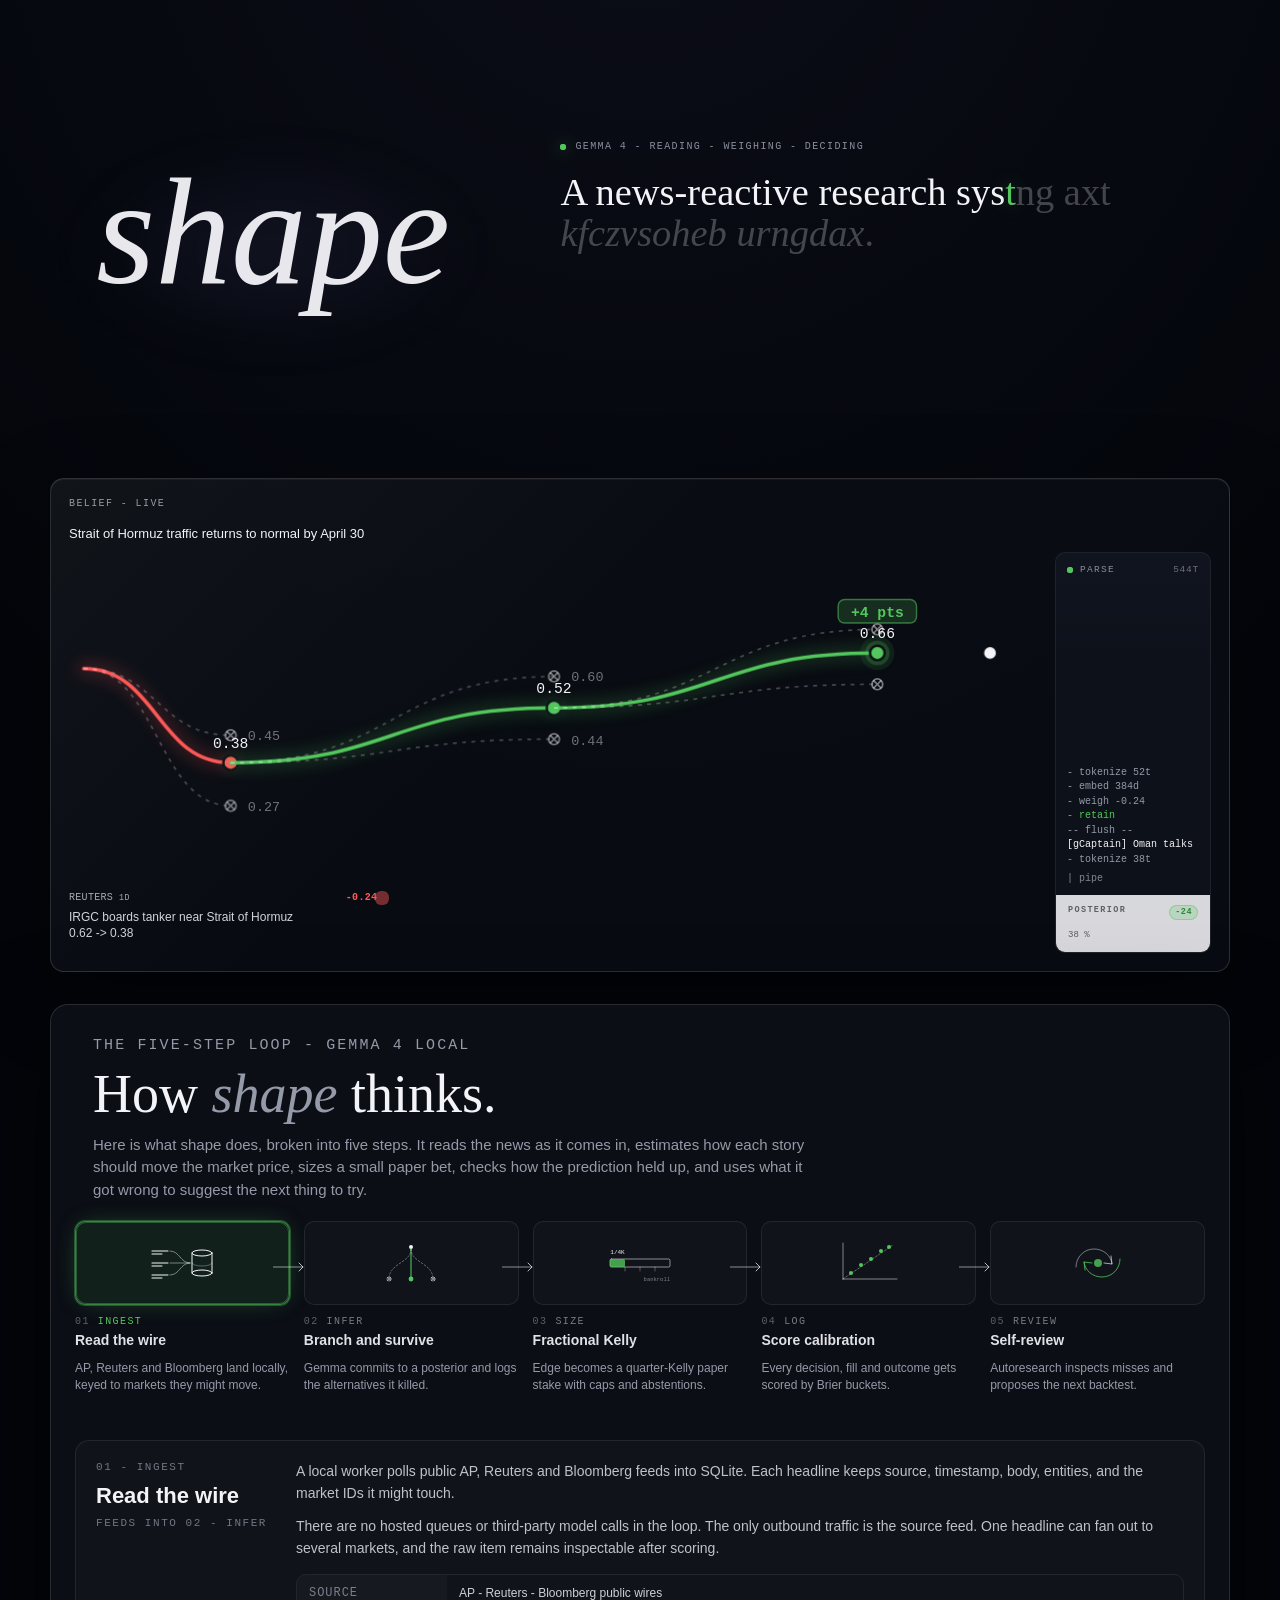
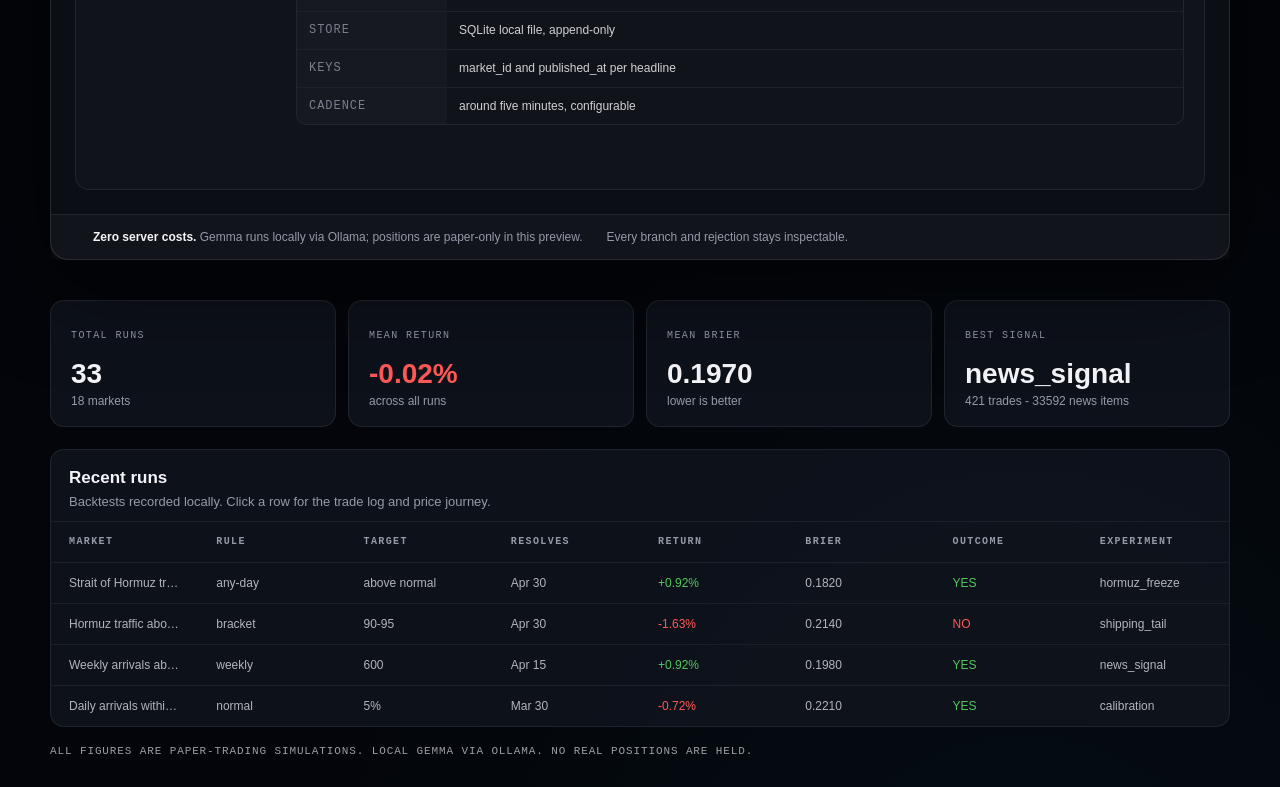
<file: assets/shape-preview-lite/index.html>
<!doctype html>
<html lang="en">
<head>
  <meta charset="utf-8">
  <meta name="viewport" content="width=device-width, initial-scale=1">
  <title>shape - live research preview</title>
  <style>
    :root {
      color-scheme: dark;
      --background: #03050a;
      --card: #0b0e15;
      --muted: #11151f;
      --border: rgba(255, 255, 255, 0.08);
      --border-strong: rgba(255, 255, 255, 0.14);
      --foreground: #f4f4f8;
      --muted-foreground: #959aa8;
      --chart-1: #53c75d;
      --chart-2: #ff5957;
      --chart-3: #39b5ff;
      --ring: #8a8af8;
      --serif: "Instrument Serif", "Iowan Old Style", "Palatino Linotype", Georgia, serif;
      --sans: "Avenir Next", "Segoe UI", "Helvetica Neue", Arial, sans-serif;
      --mono: "SFMono-Regular", "SF Mono", Consolas, "Liberation Mono", Menlo, monospace;
    }

    * { box-sizing: border-box; }

    html,
    body {
      margin: 0;
      min-height: 100%;
      background: var(--background);
      color: var(--foreground);
      font-family: var(--sans);
    }

    body {
      overflow-x: hidden;
      background:
        radial-gradient(ellipse 80% 50% at 50% -10%, rgba(120, 119, 198, 0.08), transparent),
        radial-gradient(ellipse 60% 50% at 80% 120%, rgba(34, 211, 238, 0.05), transparent),
        var(--background);
    }

    button {
      color: inherit;
      font: inherit;
    }

    .page {
      width: min(1180px, calc(100vw - 32px));
      margin: 0 auto;
      padding: 0 0 30px;
    }

    .hero {
      display: grid;
      grid-template-columns: minmax(270px, 0.9fr) minmax(520px, 1.35fr);
      gap: clamp(28px, 5vw, 70px);
      align-items: center;
      min-height: 470px;
      padding: 28px 0 18px;
    }

    .belief-section {
      padding: 8px 0 24px;
    }

    .mark-wrap {
      position: relative;
      min-height: 275px;
      display: grid;
      align-items: center;
    }

    .mark-wrap::after {
      content: "";
      position: absolute;
      inset: 40px 0 20px;
      pointer-events: none;
      background: radial-gradient(ellipse at center, rgba(120, 119, 198, 0.10), transparent 64%);
      filter: blur(28px);
    }

    #shapeMark {
      position: relative;
      z-index: 1;
      display: block;
      width: 100%;
      height: 260px;
      touch-action: none;
      user-select: none;
    }

    .hero-copy {
      display: flex;
      flex-direction: column;
      gap: 18px;
      min-width: 0;
    }

    .kicker,
    .card-kicker,
    .metric-label,
    th {
      color: var(--muted-foreground);
      font-family: var(--mono);
      font-size: 10px;
      letter-spacing: 0.14em;
      line-height: 1.35;
      text-transform: uppercase;
    }

    .kicker {
      display: flex;
      align-items: center;
      gap: 9px;
      margin: 0;
      color: rgba(149, 154, 168, 0.92);
    }

    .live-dot {
      position: relative;
      width: 6px;
      height: 6px;
      border-radius: 50%;
      background: var(--chart-1);
      box-shadow: 0 0 16px rgba(83, 199, 93, 0.65);
    }

    .live-dot::before {
      content: "";
      position: absolute;
      inset: 0;
      border-radius: inherit;
      background: inherit;
      animation: ping 1.6s cubic-bezier(0, 0, 0.2, 1) infinite;
    }

    h1 {
      min-height: 2.18em;
      margin: 0;
      max-width: 620px;
      font-family: var(--serif);
      font-size: clamp(36px, 3vw, 44px);
      font-weight: 400;
      line-height: 1.08;
      letter-spacing: 0;
    }

    h1 em {
      color: rgba(244, 244, 248, 0.62);
      font-style: italic;
    }

    .headline-char {
      color: rgba(244, 244, 248, 0.26);
      transition: color 180ms ease, opacity 180ms ease, text-shadow 180ms ease;
    }

    .headline-char.is-locked { color: var(--foreground); }
    h1 em .headline-char.is-locked { color: rgba(244, 244, 248, 0.62); }
    .headline-char.is-hot {
      color: var(--chart-1);
      text-shadow: 0 0 18px rgba(83, 199, 93, 0.42);
    }

    .belief-card {
      position: relative;
      overflow: hidden;
      border: 1px solid var(--border-strong);
      border-radius: 14px;
      background:
        linear-gradient(135deg, rgba(255, 255, 255, 0.035), transparent 42%),
        rgba(11, 14, 21, 0.80);
      box-shadow:
        0 24px 80px rgba(0, 0, 0, 0.34),
        inset 0 1px 0 rgba(255, 255, 255, 0.05);
    }

    .belief-card::before {
      content: "";
      position: absolute;
      inset: 0;
      pointer-events: none;
      background: linear-gradient(90deg, transparent, rgba(83, 199, 93, 0.10), transparent);
      opacity: 0;
      transform: translateX(-130%);
    }

    .belief-card.is-playing::before {
      animation: sweep 3.8s cubic-bezier(0.22, 1, 0.36, 1) 900ms 1 both;
    }

    .belief-head {
      position: relative;
      display: flex;
      justify-content: space-between;
      gap: 16px;
      padding: 18px 18px 10px;
    }

    .card-kicker,
    .question {
      margin: 0;
    }

    .question {
      margin-top: 14px;
      color: var(--foreground);
      font-size: 13px;
      line-height: 1.35;
    }

    .belief-body {
      position: relative;
      display: grid;
      grid-template-columns: minmax(0, 1fr) 156px;
      gap: 16px;
      padding: 0 18px 18px;
    }

    .belief-main {
      min-width: 0;
    }

    .belief-flow {
      position: relative;
      width: 100%;
      aspect-ratio: 396 / 132;
      margin-top: 2px;
    }

    .belief-flow svg {
      position: absolute;
      inset: 0;
      width: 100%;
      height: 100%;
      overflow: visible;
    }

    .flow-path,
    .flow-glow,
    .flow-branch,
    .flow-dot,
    .flow-label,
    .ghost-mark,
    .delta-badge {
      opacity: 0;
    }

    .belief-card.is-playing .flow-path,
    .belief-card.is-playing .flow-glow {
      stroke-dasharray: 1;
      stroke-dashoffset: 1;
      animation: path-draw 1080ms cubic-bezier(0.22, 1, 0.36, 1) var(--delay, 0ms) forwards;
    }

    .belief-card.is-playing .flow-branch,
    .belief-card.is-playing .flow-dot,
    .belief-card.is-playing .flow-label,
    .belief-card.is-playing .ghost-mark,
    .belief-card.is-playing .delta-badge {
      animation: fade-in 360ms ease var(--delay, 0ms) forwards;
    }

    .belief-card.is-settled .flow-path,
    .belief-card.is-settled .flow-glow,
    .belief-card.is-settled .flow-branch,
    .belief-card.is-settled .flow-dot,
    .belief-card.is-settled .flow-label,
    .belief-card.is-settled .ghost-mark,
    .belief-card.is-settled .delta-badge {
      opacity: 1;
      stroke-dashoffset: 0;
    }

    .flow-wobble {
      animation: branch-wobble 5.4s ease-in-out infinite;
      animation-delay: var(--wobble, 0ms);
    }

    .flow-survivor {
      animation: branch-breathe 3.8s ease-in-out infinite;
    }

    .path-particle {
      opacity: 0;
      offset-rotate: 0deg;
      animation: flow-particle 3200ms linear var(--delay, 0ms) infinite;
    }

    .spark-halo {
      animation: spark-halo 2.4s ease-in-out infinite;
    }

    .spark-halo-outer {
      animation: spark-halo-outer 3.6s ease-in-out infinite;
    }

    .news-strip {
      display: grid;
      grid-template-columns: repeat(3, minmax(0, 1fr));
      gap: 12px;
      margin-top: 2px;
    }

    .news-item {
      min-width: 0;
      color: rgba(244, 244, 248, 0.86);
      font-size: 12px;
      line-height: 1.35;
      opacity: 0;
      transform: translateY(6px);
      transition: opacity 480ms ease, transform 480ms ease;
    }

    .news-item.is-visible {
      opacity: 1;
      transform: translateY(0);
    }

    .news-item span {
      display: flex;
      gap: 6px;
      align-items: center;
      margin-bottom: 4px;
      color: rgba(244, 244, 248, 0.68);
      font-family: var(--mono);
      font-size: 10px;
      letter-spacing: 0.03em;
      text-transform: uppercase;
    }

    .news-item b {
      margin-left: auto;
      color: var(--chart-1);
      font-weight: 600;
    }

    .news-item.is-risk b { color: var(--chart-2); }

    .arrive-dot {
      display: none;
      width: 4px;
      height: 4px;
      margin-left: 3px;
      border-radius: 50%;
      background: currentColor;
      box-shadow: 0 0 0 5px currentColor;
      opacity: 0.44;
      animation: arrive 900ms ease-out 1;
    }

    .news-item.is-current .arrive-dot {
      display: inline-block;
    }

    .parser {
      position: relative;
      display: flex;
      min-height: 220px;
      flex-direction: column;
      overflow: hidden;
      border: 1px solid rgba(255, 255, 255, 0.07);
      border-radius: 10px;
      background: rgba(17, 21, 31, 0.70);
      color: var(--muted-foreground);
      font-family: var(--mono);
      font-size: 10px;
      line-height: 1.35;
    }

    .parser::before {
      content: "";
      position: absolute;
      inset: 0;
      pointer-events: none;
      background: linear-gradient(rgba(120, 120, 160, 0.03), transparent 30% 85%, rgba(120, 120, 160, 0.04));
    }

    .parser-top {
      display: flex;
      align-items: center;
      gap: 7px;
      padding: 11px 11px 0;
      color: rgba(149, 154, 168, 0.92);
      font-size: 9.5px;
      letter-spacing: 0.14em;
      text-transform: uppercase;
    }

    .parser-top .live-dot {
      width: 6px;
      height: 6px;
      box-shadow: none;
    }

    .parser-top .tokens {
      margin-left: auto;
      color: rgba(149, 154, 168, 0.70);
      letter-spacing: 0.08em;
    }

    .parser-log {
      position: relative;
      display: flex;
      flex: 1;
      flex-direction: column;
      justify-content: flex-end;
      gap: 1px;
      min-height: 120px;
      padding: 8px 11px 6px;
    }

    .parser-line {
      overflow: hidden;
      white-space: nowrap;
      text-overflow: ellipsis;
      animation: parser-line-in 320ms cubic-bezier(0.22, 1, 0.36, 1) both;
    }

    .parser-line.retain { color: var(--chart-1); }
    .parser-line.reject { color: var(--chart-2); }
    .parser-line.ingest { color: var(--foreground); }

    .parser-cursor {
      padding: 0 11px 9px;
      color: rgba(149, 154, 168, 0.86);
    }

    .cursor-block {
      animation: cursor-blink 1s steps(2, start) infinite;
    }

    .posterior {
      position: relative;
      margin-top: auto;
      padding: 10px 12px 11px;
      background: rgba(244, 244, 248, 0.88);
      color: #090b11;
      animation: verdict-flash 0.64s ease-out both;
    }

    .posterior-top {
      display: flex;
      justify-content: space-between;
      color: rgba(9, 11, 17, 0.58);
      font-size: 8.5px;
      font-weight: 600;
      letter-spacing: 0.16em;
      text-transform: uppercase;
    }

    .delta-pill {
      padding: 1px 5px;
      border: 1px solid rgba(83, 199, 93, 0.46);
      border-radius: 999px;
      background: rgba(83, 199, 93, 0.22);
      color: #2c8a38;
      letter-spacing: 0.06em;
    }

    .posterior-value {
      margin-top: 5px;
      color: #080910;
      font-family: var(--mono);
      font-size: 16px;
      font-weight: 600;
      line-height: 1;
    }

    .posterior-value span {
      font-size: 9px;
      font-weight: 400;
      color: rgba(8, 9, 16, 0.60);
    }

    .explain {
      max-width: 66ch;
      min-height: 4.4em;
      margin: 0;
      color: rgba(244, 244, 248, 0.64);
      font-size: 15px;
      line-height: 1.48;
    }

    .explain-word {
      opacity: 0;
      transform: translateY(3px);
      display: inline-block;
      transition: opacity 220ms ease, transform 220ms ease;
    }

    .explain-word.is-visible {
      opacity: 1;
      transform: translateY(0);
    }

    .metrics {
      display: grid;
      grid-template-columns: repeat(4, minmax(0, 1fr));
      gap: 12px;
      margin-top: 16px;
    }

    .metric {
      min-height: 118px;
      padding: 18px 20px;
      border: 1px solid var(--border);
      border-radius: 14px;
      background: rgba(17, 21, 31, 0.78);
    }

    .metric-value {
      margin-top: 16px;
      color: var(--foreground);
      font-size: 28px;
      font-weight: 700;
      letter-spacing: 0;
    }

    .metric-value.loss { color: var(--chart-2); }

    .metric-note {
      margin-top: 4px;
      color: var(--muted-foreground);
      font-size: 12px;
    }

    .runs {
      margin-top: 22px;
      overflow: hidden;
      border: 1px solid var(--border);
      border-radius: 14px;
      background: rgba(17, 21, 31, 0.78);
    }

    .runs-head {
      padding: 18px 18px 12px;
    }

    .runs-title {
      margin: 0 0 6px;
      font-size: 17px;
      font-weight: 600;
    }

    .runs-sub {
      margin: 0;
      color: var(--muted-foreground);
      font-size: 13px;
    }

    table {
      width: 100%;
      border-collapse: collapse;
      table-layout: fixed;
      font-size: 12px;
    }

    th,
    td {
      padding: 13px 18px;
      border-top: 1px solid rgba(255, 255, 255, 0.06);
      text-align: left;
      white-space: nowrap;
      overflow: hidden;
      text-overflow: ellipsis;
    }

    td { color: rgba(244, 244, 248, 0.72); }
    td.good { color: var(--chart-1); }
    td.bad { color: var(--chart-2); }

    tbody tr {
      animation: row-glow 7s ease-in-out infinite;
      animation-delay: calc(var(--i) * 0.55s);
    }

    .foot {
      margin: 18px 0 0;
      color: rgba(244, 244, 248, 0.64);
      font-family: var(--mono);
      font-size: 11px;
      letter-spacing: 0.08em;
      text-transform: uppercase;
    }

    .howto-section {
      padding: 8px 0 24px;
    }

    .how-panel {
      position: relative;
      width: 100%;
      border: 1px solid rgba(255, 255, 255, 0.12);
      border-radius: 18px;
      background: #0b0e15;
      box-shadow: 0 26px 90px rgba(0, 0, 0, 0.56);
    }

    .how-intro {
      padding: 30px 42px 20px;
    }

    .how-intro p {
      margin: 0;
      max-width: 720px;
      color: var(--muted-foreground);
      font-size: 15px;
      line-height: 1.5;
    }

    .how-intro .card-kicker { margin-bottom: 8px; }

    .how-intro h2 {
      margin: 0 0 12px;
      font-family: var(--serif);
      font-size: clamp(36px, 5vw, 54px);
      font-weight: 400;
      line-height: 1.04;
      letter-spacing: 0;
    }

    .how-intro em {
      color: var(--muted-foreground);
      font-style: italic;
    }

    .steps {
      position: relative;
      display: grid;
      grid-template-columns: repeat(5, minmax(0, 1fr));
      gap: 14px;
      margin: 0;
      padding: 0 24px 18px;
      list-style: none;
    }

    .step {
      position: relative;
      min-width: 0;
      animation: hiw-step-in 560ms cubic-bezier(0.22, 1, 0.36, 1) both;
      animation-delay: calc(160ms + var(--i) * 95ms);
    }

    .step-button {
      position: relative;
      display: flex;
      width: 100%;
      height: 84px;
      align-items: center;
      justify-content: center;
      overflow: visible;
      border: 1px solid rgba(255, 255, 255, 0.08);
      border-radius: 10px;
      background: rgba(255, 255, 255, 0.025);
      color: var(--foreground);
      cursor: pointer;
      animation: hiw-icon-breathe 5.4s ease-in-out infinite;
      transition: border-color 220ms ease, background-color 220ms ease, box-shadow 220ms ease, transform 220ms ease;
    }

    .step-button:hover,
    .step-button:focus-visible {
      border-color: rgba(255, 255, 255, 0.18);
      background: rgba(255, 255, 255, 0.045);
      outline: none;
      transform: translateY(-2px);
    }

    .step-button.is-selected {
      border-color: rgba(83, 199, 93, 0.60);
      background: rgba(83, 199, 93, 0.10);
      box-shadow: 0 0 0 1px rgba(83, 199, 93, 0.35), 0 0 26px -8px rgba(83, 199, 93, 0.44);
    }

    .step-button.is-selected::after {
      content: "";
      position: absolute;
      inset: 0;
      border-radius: 10px;
      border: 1px solid rgba(83, 199, 93, 0.36);
      animation: hiw-select-pulse 1.6s ease-in-out infinite;
      pointer-events: none;
    }

    .step-button svg {
      width: 72px;
      height: 48px;
      fill: none;
      stroke: currentColor;
      stroke-linecap: round;
      stroke-width: 1;
    }

    .step-connector {
      position: absolute;
      right: -17px;
      top: 38px;
      z-index: 4;
      width: 34px;
      height: 16px;
      pointer-events: none;
    }

    .step:last-child .step-connector { display: none; }

    .step-connector circle {
      opacity: 0;
      offset-path: path("M 0 8 L 30 8");
      offset-rotate: 0deg;
      animation: hiw-pulse-flow 3200ms linear calc(var(--i) * 800ms) infinite;
    }

    .step-meta {
      min-width: 0;
      margin-top: 11px;
    }

    .step-meta-row {
      display: flex;
      gap: 8px;
      align-items: baseline;
    }

    .step-num,
    .step-label {
      font-family: var(--mono);
      font-size: 10px;
      letter-spacing: 0.14em;
      text-transform: uppercase;
    }

    .step-num { color: rgba(149, 154, 168, 0.58); }
    .step-label { color: rgba(149, 154, 168, 0.78); }
    .step-label.is-selected { color: var(--chart-1); }

    .step-title {
      margin: 5px 0 0;
      height: 1.2rem;
      overflow: hidden;
      color: rgba(244, 244, 248, 0.92);
      font-size: 14px;
      font-weight: 650;
    }

    .step-copy {
      margin: 8px 0 0;
      height: 3.9rem;
      overflow: hidden;
      color: var(--muted-foreground);
      font-size: 12px;
      line-height: 1.45;
    }

    .detail-panel {
      display: grid;
      grid-template-columns: 180px minmax(0, 1fr);
      gap: 20px;
      min-height: 350px;
      margin: 0 24px 24px;
      padding: 20px;
      border: 1px solid rgba(255, 255, 255, 0.08);
      border-radius: 14px;
      background: rgba(255, 255, 255, 0.025);
      animation: hiw-panel-in 320ms cubic-bezier(0.22, 1, 0.36, 1) both;
    }

    .detail-index {
      color: rgba(149, 154, 168, 0.74);
      font-family: var(--mono);
      font-size: 11px;
      letter-spacing: 0.14em;
      text-transform: uppercase;
    }

    .detail-index strong {
      display: block;
      margin: 10px 0 8px;
      color: var(--foreground);
      font-family: var(--sans);
      font-size: 22px;
      letter-spacing: 0;
      text-transform: none;
    }

    .detail-content {
      color: rgba(244, 244, 248, 0.78);
      font-size: 14px;
      line-height: 1.55;
    }

    .detail-content p {
      margin: 0 0 12px;
    }

    .detail-content code,
    .detail-content pre {
      font-family: var(--mono);
    }

    .detail-content code {
      color: rgba(244, 244, 248, 0.90);
    }

    .detail-content pre {
      overflow-x: auto;
      margin: 12px 0;
      padding: 12px;
      border: 1px solid rgba(255, 255, 255, 0.08);
      border-radius: 8px;
      background: rgba(0, 0, 0, 0.22);
      color: rgba(244, 244, 248, 0.86);
      font-size: 12px;
      line-height: 1.55;
    }

    .detail-table {
      width: 100%;
      margin-top: 14px;
      border: 1px solid rgba(255, 255, 255, 0.08);
      border-radius: 10px;
      overflow: hidden;
    }

    .detail-row {
      display: grid;
      grid-template-columns: 150px minmax(0, 1fr);
      border-top: 1px solid rgba(255, 255, 255, 0.06);
    }

    .detail-row:first-child { border-top: 0; }

    .detail-key,
    .detail-val {
      padding: 9px 12px;
      font-size: 12px;
    }

    .detail-key {
      color: rgba(149, 154, 168, 0.80);
      font-family: var(--mono);
      letter-spacing: 0.08em;
      text-transform: uppercase;
      background: rgba(255, 255, 255, 0.025);
    }

    .detail-val { color: rgba(244, 244, 248, 0.84); }

    .how-foot {
      display: flex;
      flex-wrap: wrap;
      gap: 12px 24px;
      align-items: center;
      padding: 15px 42px;
      border-top: 1px solid rgba(255, 255, 255, 0.08);
      background: rgba(255, 255, 255, 0.025);
      color: var(--muted-foreground);
      font-size: 12px;
    }

    .how-foot strong { color: var(--foreground); }

    @keyframes ping {
      75%,
      100% {
        transform: scale(2.35);
        opacity: 0;
      }
    }

    @keyframes sweep {
      0% { transform: translateX(-130%); opacity: 0; }
      14% { opacity: 0.95; }
      74% { opacity: 0.95; }
      100% { transform: translateX(130%); opacity: 0; }
    }

    @keyframes path-draw {
      from { stroke-dashoffset: 1; opacity: 0; }
      to { stroke-dashoffset: 0; opacity: 1; }
    }

    @keyframes fade-in {
      from { opacity: 0; }
      to { opacity: 1; }
    }

    @keyframes flow-particle {
      0% { offset-distance: 0%; opacity: 0; }
      15% { opacity: var(--flow-opacity, 0.95); }
      85% { opacity: var(--flow-opacity, 0.95); }
      100% { offset-distance: 100%; opacity: 0; }
    }

    @keyframes spark-halo {
      0%, 100% { r: 4; fill-opacity: 0.30; }
      50% { r: 7; fill-opacity: 0.08; }
    }

    @keyframes spark-halo-outer {
      0%, 100% { r: 6; fill-opacity: 0.10; }
      50% { r: 10; fill-opacity: 0.02; }
    }

    @keyframes branch-breathe {
      0%, 100% { stroke-opacity: 0.14; }
      50% { stroke-opacity: 0.32; }
    }

    @keyframes branch-wobble {
      0%, 100% { transform: translateY(0); }
      50% { transform: translateY(-0.6px); }
    }

    @keyframes arrive {
      from { opacity: 0.6; transform: scale(0.2); }
      to { opacity: 0; transform: scale(1.8); }
    }

    @keyframes parser-line-in {
      from { opacity: 0; transform: translateY(6px); }
      to { opacity: 1; transform: translateY(0); }
    }

    @keyframes cursor-blink {
      to { opacity: 0; }
    }

    @keyframes verdict-flash {
      0% { filter: brightness(1.04); box-shadow: inset 0 1px rgba(255, 255, 255, 0.40); }
      100% { filter: brightness(1); box-shadow: inset 0 1px rgba(255, 255, 255, 0); }
    }

    @keyframes row-glow {
      0%, 72%, 100% { background: transparent; }
      82% { background: rgba(83, 199, 93, 0.045); }
    }

    @keyframes hiw-step-in {
      from { opacity: 0; transform: translateY(6px); }
      to { opacity: 1; transform: translateY(0); }
    }

    @keyframes hiw-icon-breathe {
      0%, 100% { border-color: rgba(255, 255, 255, 0.08); background-color: rgba(255, 255, 255, 0.025); }
      50% { border-color: rgba(255, 255, 255, 0.15); background-color: rgba(255, 255, 255, 0.04); }
    }

    @keyframes hiw-pulse-flow {
      0% { offset-distance: 0%; opacity: 0; }
      4% { offset-distance: 0%; opacity: 1; }
      24% { offset-distance: 100%; opacity: 1; }
      28% { offset-distance: 100%; opacity: 0; }
      100% { offset-distance: 100%; opacity: 0; }
    }

    @keyframes hiw-select-pulse {
      0%, 100% { opacity: 0.25; transform: scale(1); }
      50% { opacity: 0.65; transform: scale(1.01); }
    }

    @keyframes hiw-panel-in {
      from { opacity: 0; transform: translateY(4px); }
      to { opacity: 1; transform: translateY(0); }
    }

    @media (max-width: 900px) {
      .hero {
        grid-template-columns: 1fr;
        min-height: auto;
        gap: 18px;
      }

      .mark-wrap {
        min-height: 178px;
      }

      #shapeMark {
        height: 190px;
      }

      h1 {
        min-height: 0;
        font-size: clamp(34px, 10vw, 46px);
      }

      .belief-body {
        grid-template-columns: 1fr;
      }

      .parser {
        display: none;
      }

      .metrics {
        grid-template-columns: repeat(2, minmax(0, 1fr));
      }

      .news-strip {
        grid-template-columns: 1fr;
      }

      .steps {
        grid-template-columns: repeat(5, minmax(150px, 1fr));
        overflow-x: auto;
        padding-bottom: 20px;
      }

      .detail-panel {
        grid-template-columns: 1fr;
      }
    }

    @media (max-width: 540px) {
      .page {
        width: min(100vw - 20px, 1180px);
      }

      .hero {
        padding-top: 8px;
      }

      .belief-head,
      .belief-body {
        padding-left: 14px;
        padding-right: 14px;
      }

      .metrics {
        grid-template-columns: 1fr;
      }

      th,
      td {
        padding: 11px 12px;
      }

      .how-intro,
      .how-foot {
        padding-left: 22px;
        padding-right: 22px;
      }

      .steps,
      .detail-panel {
        margin-left: 0;
        margin-right: 0;
      }
    }

    @media (prefers-reduced-motion: reduce) {
      *,
      *::before,
      *::after {
        animation-duration: 1ms !important;
        animation-iteration-count: 1 !important;
        scroll-behavior: auto !important;
        transition-duration: 1ms !important;
      }
    }
  </style>
</head>
<body>
  <main class="page">
    <section class="hero" aria-label="Shape read-only preview">
      <div class="mark-wrap">
        <canvas id="shapeMark" aria-label="shape animated wordmark" role="img"></canvas>
      </div>

      <div class="hero-copy">
        <p class="kicker"><span class="live-dot" aria-hidden="true"></span><span id="wireState">live - the wire - gemma 4 local</span></p>
        <h1 id="heroHeadline" aria-label="A news-reactive research system for prediction markets.">A news-reactive research system for <em>prediction markets</em>.</h1>

        <p class="explain" id="explainText">The model considers several posteriors at every headline, weighs them against prior belief, and keeps the one evidence supports. A fractional-Kelly sizer then turns belief into a paper bet; every decision is logged for calibration.</p>
      </div>
    </section>

    <section class="belief-section" aria-label="How shape thinks">
      <article class="belief-card" id="beliefCard">
          <div class="belief-head">
            <div>
              <p class="card-kicker">Belief - live</p>
              <p class="question">Strait of Hormuz traffic returns to normal by April 30</p>
            </div>
          </div>

          <div class="belief-body">
            <div class="belief-main">
              <div class="belief-flow" aria-hidden="true">
                <svg viewBox="0 0 396 132" preserveAspectRatio="xMidYMid meet">
                  <defs>
                    <linearGradient id="snake-tail" x1="0" x2="1" y1="0" y2="0">
                      <stop offset="0%" stop-color="currentColor" stop-opacity="0"></stop>
                      <stop offset="55%" stop-color="currentColor" stop-opacity="0.32"></stop>
                      <stop offset="100%" stop-color="currentColor" stop-opacity="0.85"></stop>
                    </linearGradient>
                  </defs>

                  <g class="flow-wobble" style="--wobble: 1200ms">
                    <path class="flow-glow" pathLength="1" d="M 6 46.8 C 36 46.8, 36 85.2, 66 85.2" stroke="var(--chart-2)" stroke-width="6" stroke-linecap="round" fill="none" stroke-opacity="0.18" style="--delay: 620ms; filter: blur(3px)"></path>
                    <path class="flow-path flow-survivor" pathLength="1" d="M 6 46.8 C 36 46.8, 36 85.2, 66 85.2" stroke="var(--chart-2)" stroke-width="1.45" stroke-linecap="round" fill="none" style="--delay: 620ms"></path>
                    <path class="flow-branch" d="M 6 46.8 C 36 46.8, 36 102.8, 66 102.8" stroke="currentColor" stroke-opacity="0.26" stroke-dasharray="1.6 2.2" stroke-width="0.7" fill="none" style="--delay: 1380ms"></path>
                    <path class="flow-branch" d="M 6 46.8 C 36 46.8, 36 74.0, 66 74.0" stroke="currentColor" stroke-opacity="0.26" stroke-dasharray="1.6 2.2" stroke-width="0.7" fill="none" style="--delay: 1380ms"></path>
                    <circle class="path-particle" r="1.3" fill="var(--chart-2)" style='--delay: 1500ms; --flow-opacity: .95; offset-path: path("M 6 46.8 C 36 46.8, 36 85.2, 66 85.2")'></circle>
                    <g class="ghost-mark" transform="translate(66 102.8)" style="--delay: 1420ms"><circle r="2.2" fill="none" stroke="currentColor" stroke-opacity="0.48" stroke-width="0.7"></circle><path d="M-1.6 -1.6 1.6 1.6M-1.6 1.6 1.6 -1.6" stroke="currentColor" stroke-opacity="0.48" stroke-width="0.7"></path></g>
                    <g class="ghost-mark" transform="translate(66 74.0)" style="--delay: 1420ms"><circle r="2.2" fill="none" stroke="currentColor" stroke-opacity="0.48" stroke-width="0.7"></circle><path d="M-1.6 -1.6 1.6 1.6M-1.6 1.6 1.6 -1.6" stroke="currentColor" stroke-opacity="0.48" stroke-width="0.7"></path></g>
                    <circle class="flow-dot" cx="66" cy="85.2" r="3" fill="var(--chart-2)" stroke="var(--card)" stroke-width="1" style="--delay: 1600ms"></circle>
                    <text class="flow-label" x="66" y="79" text-anchor="middle" font-size="6" fill="currentColor" style="--delay: 1720ms; font-family: var(--mono)">0.38</text>
                    <text class="flow-label" x="73" y="105" font-size="5.5" fill="currentColor" fill-opacity="0.44" style="--delay: 1740ms; font-family: var(--mono)">0.27</text>
                    <text class="flow-label" x="73" y="76" font-size="5.5" fill="currentColor" fill-opacity="0.44" style="--delay: 1740ms; font-family: var(--mono)">0.45</text>
                  </g>

                  <g class="flow-wobble" style="--wobble: 1700ms">
                    <path class="flow-glow" pathLength="1" d="M 66 85.2 C 132 85.2, 132 62.8, 198 62.8" stroke="var(--chart-1)" stroke-width="6" stroke-linecap="round" fill="none" stroke-opacity="0.18" style="--delay: 1870ms; filter: blur(3px)"></path>
                    <path class="flow-path flow-survivor" pathLength="1" d="M 66 85.2 C 132 85.2, 132 62.8, 198 62.8" stroke="var(--chart-1)" stroke-width="1.45" stroke-linecap="round" fill="none" style="--delay: 1870ms"></path>
                    <path class="flow-branch" d="M 66 85.2 C 132 85.2, 132 75.6, 198 75.6" stroke="currentColor" stroke-opacity="0.26" stroke-dasharray="1.6 2.2" stroke-width="0.7" fill="none" style="--delay: 2620ms"></path>
                    <path class="flow-branch" d="M 66 85.2 C 132 85.2, 132 50.0, 198 50.0" stroke="currentColor" stroke-opacity="0.26" stroke-dasharray="1.6 2.2" stroke-width="0.7" fill="none" style="--delay: 2620ms"></path>
                    <circle class="path-particle" r="1.3" fill="var(--chart-1)" style='--delay: 2750ms; --flow-opacity: .95; offset-path: path("M 66 85.2 C 132 85.2, 132 62.8, 198 62.8")'></circle>
                    <g class="ghost-mark" transform="translate(198 75.6)" style="--delay: 2660ms"><circle r="2.2" fill="none" stroke="currentColor" stroke-opacity="0.48" stroke-width="0.7"></circle><path d="M-1.6 -1.6 1.6 1.6M-1.6 1.6 1.6 -1.6" stroke="currentColor" stroke-opacity="0.48" stroke-width="0.7"></path></g>
                    <g class="ghost-mark" transform="translate(198 50.0)" style="--delay: 2660ms"><circle r="2.2" fill="none" stroke="currentColor" stroke-opacity="0.48" stroke-width="0.7"></circle><path d="M-1.6 -1.6 1.6 1.6M-1.6 1.6 1.6 -1.6" stroke="currentColor" stroke-opacity="0.48" stroke-width="0.7"></path></g>
                    <circle class="flow-dot" cx="198" cy="62.8" r="3" fill="var(--chart-1)" stroke="var(--card)" stroke-width="1" style="--delay: 2850ms"></circle>
                    <text class="flow-label" x="198" y="56.8" text-anchor="middle" font-size="6" fill="currentColor" style="--delay: 2980ms; font-family: var(--mono)">0.52</text>
                    <text class="flow-label" x="205" y="78" font-size="5.5" fill="currentColor" fill-opacity="0.44" style="--delay: 3000ms; font-family: var(--mono)">0.44</text>
                    <text class="flow-label" x="205" y="52" font-size="5.5" fill="currentColor" fill-opacity="0.44" style="--delay: 3000ms; font-family: var(--mono)">0.60</text>
                  </g>

                  <g class="flow-wobble" style="--wobble: 2200ms">
                    <path class="flow-glow" pathLength="1" d="M 198 62.8 C 264 62.8, 264 40.4, 330 40.4" stroke="var(--chart-1)" stroke-width="6" stroke-linecap="round" fill="none" stroke-opacity="0.18" style="--delay: 3120ms; filter: blur(3px)"></path>
                    <path class="flow-path flow-survivor" pathLength="1" d="M 198 62.8 C 264 62.8, 264 40.4, 330 40.4" stroke="var(--chart-1)" stroke-width="1.45" stroke-linecap="round" fill="none" style="--delay: 3120ms"></path>
                    <path class="flow-branch" d="M 198 62.8 C 264 62.8, 264 53.2, 330 53.2" stroke="currentColor" stroke-opacity="0.26" stroke-dasharray="1.6 2.2" stroke-width="0.7" fill="none" style="--delay: 3860ms"></path>
                    <path class="flow-branch" d="M 198 62.8 C 264 62.8, 264 30.8, 330 30.8" stroke="currentColor" stroke-opacity="0.26" stroke-dasharray="1.6 2.2" stroke-width="0.7" fill="none" style="--delay: 3860ms"></path>
                    <circle class="path-particle" r="1.3" fill="var(--chart-1)" style='--delay: 4000ms; --flow-opacity: .95; offset-path: path("M 198 62.8 C 264 62.8, 264 40.4, 330 40.4")'></circle>
                    <g class="ghost-mark" transform="translate(330 53.2)" style="--delay: 3900ms"><circle r="2.2" fill="none" stroke="currentColor" stroke-opacity="0.48" stroke-width="0.7"></circle><path d="M-1.6 -1.6 1.6 1.6M-1.6 1.6 1.6 -1.6" stroke="currentColor" stroke-opacity="0.48" stroke-width="0.7"></path></g>
                    <g class="ghost-mark" transform="translate(330 30.8)" style="--delay: 3900ms"><circle r="2.2" fill="none" stroke="currentColor" stroke-opacity="0.48" stroke-width="0.7"></circle><path d="M-1.6 -1.6 1.6 1.6M-1.6 1.6 1.6 -1.6" stroke="currentColor" stroke-opacity="0.48" stroke-width="0.7"></path></g>
                    <circle class="flow-dot spark-halo-outer" cx="330" cy="40.4" r="7" fill="var(--chart-1)" fill-opacity="0.10" style="--delay: 4100ms"></circle>
                    <circle class="flow-dot spark-halo" cx="330" cy="40.4" r="5" fill="var(--chart-1)" fill-opacity="0.22" style="--delay: 4100ms"></circle>
                    <circle class="flow-dot" cx="330" cy="40.4" r="3" fill="var(--chart-1)" stroke="var(--card)" stroke-width="1" style="--delay: 4100ms"></circle>
                    <text class="flow-label" x="330" y="34.4" text-anchor="middle" font-size="6" fill="currentColor" style="--delay: 4220ms; font-family: var(--mono)">0.66</text>
                    <g class="delta-badge" transform="translate(330 25)" style="--delay: 4280ms">
                      <rect x="-16" y="-6.4" width="32" height="9.6" rx="2.6" fill="var(--chart-1)" fill-opacity="0.18" stroke="var(--chart-1)" stroke-opacity="0.55" stroke-width="0.6"></rect>
                      <text x="0" y="0.7" text-anchor="middle" font-size="6" font-weight="600" fill="var(--chart-1)" style="font-family: var(--mono)">+4 pts</text>
                    </g>
                  </g>
                  <circle class="flow-dot" cx="376" cy="40.4" r="2.4" fill="var(--foreground)" style="--delay: 4420ms"></circle>
                </svg>
              </div>

              <div class="news-strip">
                <p class="news-item is-risk"><span>Reuters <small>1d</small> <b>-0.24<i class="arrive-dot"></i></b></span>IRGC boards tanker near Strait of Hormuz<br>0.62 -> 0.38</p>
                <p class="news-item"><span>AP <small>4h</small> <b>+0.14<i class="arrive-dot"></i></b></span>US, UK escorts resume Hormuz convoys<br>0.38 -> 0.52</p>
                <p class="news-item"><span>PortWatch <small>12m</small> <b>+0.14<i class="arrive-dot"></i></b></span>Daily transits rebound above 55 ships<br>0.52 -> 0.66</p>
              </div>
            </div>

            <aside class="parser" aria-label="Parser state">
              <div class="parser-top"><span class="live-dot" aria-hidden="true"></span><span>parse</span><span class="tokens" id="tokenCount">156t</span></div>
              <div class="parser-log" id="parserLog"></div>
              <div class="parser-cursor"><span class="cursor-block">|</span> <span id="parserState">idle</span></div>
              <div class="posterior" id="posteriorBox">
                <div class="posterior-top"><span>posterior</span><span class="delta-pill" id="deltaPill">+4</span></div>
                <div class="posterior-value"><span id="posteriorValue">66</span><span> %</span></div>
              </div>
            </aside>
          </div>
      </article>
    </section>

    <section class="howto-section" aria-label="How shape thinks">
      <div class="how-panel">
        <div class="how-intro">
          <p class="card-kicker">the five-step loop - gemma 4 local</p>
          <h2 id="howTitle">How <em>shape</em> thinks.</h2>
          <p>Here is what shape does, broken into five steps. It reads the news as it comes in, estimates how each story should move the market price, sizes a small paper bet, checks how the prediction held up, and uses what it got wrong to suggest the next thing to try.</p>
        </div>

        <ol class="steps" id="steps">
          <li class="step" style="--i:0">
            <button class="step-button is-selected" type="button" data-step="0" aria-pressed="true">
              <svg viewBox="0 0 72 48" aria-hidden="true">
                <g><path d="M6 12h16M6 15h10M6 24h16M6 27h10M6 36h16M6 39h10"></path></g>
                <path d="M24 12C34 12 34 24 44 24M24 24h20M24 36C34 36 34 24 44 24" stroke-opacity=".45"></path>
                <ellipse cx="56" cy="14" rx="10" ry="3"></ellipse><path d="M46 14v20M66 14v20"></path><ellipse cx="56" cy="34" rx="10" ry="3"></ellipse><path d="M46 24a10 3 0 0 0 20 0" stroke-opacity=".3"></path>
              </svg>
            </button>
            <svg class="step-connector" viewBox="0 0 34 16" fill="none" stroke="currentColor" stroke-width="1" stroke-linecap="round" aria-hidden="true"><path d="M0 8h30" stroke-opacity=".55"></path><path d="M26 4l4 4-4 4" stroke-opacity=".75"></path><circle r="1.6" fill="var(--chart-1)" stroke="none"></circle></svg>
            <div class="step-meta"><div class="step-meta-row"><span class="step-num">01</span><span class="step-label is-selected">ingest</span></div><h3 class="step-title">Read the wire</h3><p class="step-copy">AP, Reuters and Bloomberg land locally, keyed to markets they might move.</p></div>
          </li>
          <li class="step" style="--i:1">
            <button class="step-button" type="button" data-step="1" aria-pressed="false">
              <svg viewBox="0 0 72 48" aria-hidden="true">
                <circle cx="36" cy="8" r="2" fill="currentColor" stroke="none"></circle>
                <path d="M36 10C36 24 14 24 14 40" stroke-opacity=".38" stroke-dasharray="1.6 2"></path>
                <path d="M36 10C36 24 36 24 36 40" stroke="var(--chart-1)" stroke-opacity=".9" stroke-width="1.2"></path>
                <path d="M36 10C36 24 58 24 58 40" stroke-opacity=".38" stroke-dasharray="1.6 2"></path>
                <g stroke-opacity=".5"><circle cx="14" cy="40" r="2"></circle><path d="M12.4 38.4l3.2 3.2M12.4 41.6l3.2-3.2"></path></g>
                <g stroke-opacity=".5"><circle cx="58" cy="40" r="2"></circle><path d="M56.4 38.4l3.2 3.2M56.4 41.6l3.2-3.2"></path></g>
                <circle cx="36" cy="40" r="2.4" fill="var(--chart-1)" stroke="none"></circle>
              </svg>
            </button>
            <svg class="step-connector" viewBox="0 0 34 16" fill="none" stroke="currentColor" stroke-width="1" stroke-linecap="round" aria-hidden="true"><path d="M0 8h30" stroke-opacity=".55"></path><path d="M26 4l4 4-4 4" stroke-opacity=".75"></path><circle r="1.6" fill="var(--chart-1)" stroke="none"></circle></svg>
            <div class="step-meta"><div class="step-meta-row"><span class="step-num">02</span><span class="step-label">infer</span></div><h3 class="step-title">Branch and survive</h3><p class="step-copy">Gemma commits to a posterior and logs the alternatives it killed.</p></div>
          </li>
          <li class="step" style="--i:2">
            <button class="step-button" type="button" data-step="2" aria-pressed="false">
              <svg viewBox="0 0 72 48" aria-hidden="true">
                <rect x="6" y="20" width="60" height="8" rx="1.5" stroke-opacity=".55"></rect>
                <rect x="6" y="20" width="15" height="8" rx="1.5" fill="var(--chart-1)" fill-opacity=".78" stroke="none"></rect>
                <path d="M21 28v4M36 28v4M51 28v4" stroke-opacity=".3"></path>
                <text x="13.5" y="15" text-anchor="middle" font-size="6" fill="currentColor" stroke="none" style="font-family: var(--mono)">1/4K</text>
                <text x="66" y="42" text-anchor="end" font-size="5.5" fill="currentColor" fill-opacity=".5" stroke="none" style="font-family: var(--mono)">bankroll</text>
              </svg>
            </button>
            <svg class="step-connector" viewBox="0 0 34 16" fill="none" stroke="currentColor" stroke-width="1" stroke-linecap="round" aria-hidden="true"><path d="M0 8h30" stroke-opacity=".55"></path><path d="M26 4l4 4-4 4" stroke-opacity=".75"></path><circle r="1.6" fill="var(--chart-1)" stroke="none"></circle></svg>
            <div class="step-meta"><div class="step-meta-row"><span class="step-num">03</span><span class="step-label">size</span></div><h3 class="step-title">Fractional Kelly</h3><p class="step-copy">Edge becomes a quarter-Kelly paper stake with caps and abstentions.</p></div>
          </li>
          <li class="step" style="--i:3">
            <button class="step-button" type="button" data-step="3" aria-pressed="false">
              <svg viewBox="0 0 72 48" aria-hidden="true">
                <path d="M10 4v36M10 40h54" stroke-opacity=".5"></path>
                <path d="M10 40L60 6" stroke-opacity=".4" stroke-dasharray="1.6 2"></path>
                <circle cx="18" cy="34" r="2" fill="var(--chart-1)" stroke="none"></circle><circle cx="28" cy="26" r="2" fill="var(--chart-1)" stroke="none"></circle><circle cx="38" cy="20" r="2" fill="var(--chart-1)" stroke="none"></circle><circle cx="48" cy="12" r="2" fill="var(--chart-1)" stroke="none"></circle><circle cx="56" cy="8" r="2" fill="var(--chart-1)" stroke="none"></circle>
              </svg>
            </button>
            <svg class="step-connector" viewBox="0 0 34 16" fill="none" stroke="currentColor" stroke-width="1" stroke-linecap="round" aria-hidden="true"><path d="M0 8h30" stroke-opacity=".55"></path><path d="M26 4l4 4-4 4" stroke-opacity=".75"></path><circle r="1.6" fill="var(--chart-1)" stroke="none"></circle></svg>
            <div class="step-meta"><div class="step-meta-row"><span class="step-num">04</span><span class="step-label">log</span></div><h3 class="step-title">Score calibration</h3><p class="step-copy">Every decision, fill and outcome gets scored by Brier buckets.</p></div>
          </li>
          <li class="step" style="--i:4">
            <button class="step-button" type="button" data-step="4" aria-pressed="false">
              <svg viewBox="0 0 72 48" aria-hidden="true">
                <path d="M14 28c0-10 8-18 18-18 9 0 17 6 18 15" stroke-opacity=".45"></path>
                <path d="M49 17l1 8-8-1" stroke-opacity=".65"></path>
                <path d="M58 20c0 10-8 18-18 18-9 0-17-6-18-15" stroke="var(--chart-1)" stroke-opacity=".8"></path>
                <path d="M23 31l-1-8 8 1" stroke="var(--chart-1)" stroke-opacity=".8"></path>
                <circle cx="36" cy="24" r="4" fill="var(--chart-1)" fill-opacity=".78" stroke="none"></circle>
              </svg>
            </button>
            <div class="step-meta"><div class="step-meta-row"><span class="step-num">05</span><span class="step-label">review</span></div><h3 class="step-title">Self-review</h3><p class="step-copy">Autoresearch inspects misses and proposes the next backtest.</p></div>
          </li>
        </ol>

        <div class="detail-panel" id="hiwDetail" aria-live="polite"></div>
        <div class="how-foot"><span><strong>Zero server costs.</strong> Gemma runs locally via Ollama; positions are paper-only in this preview.</span><span>Every branch and rejection stays inspectable.</span></div>
      </div>
    </section>

    <section class="metrics" aria-label="Run metrics">
      <article class="metric">
        <p class="metric-label">Total runs</p>
        <div class="metric-value">33</div>
        <div class="metric-note">18 markets</div>
      </article>
      <article class="metric">
        <p class="metric-label">Mean return</p>
        <div class="metric-value loss">-0.02%</div>
        <div class="metric-note">across all runs</div>
      </article>
      <article class="metric">
        <p class="metric-label">Mean Brier</p>
        <div class="metric-value">0.1970</div>
        <div class="metric-note">lower is better</div>
      </article>
      <article class="metric">
        <p class="metric-label">Best signal</p>
        <div class="metric-value">news_signal</div>
        <div class="metric-note">421 trades - 33592 news items</div>
      </article>
    </section>

    <section class="runs" aria-label="Recent runs">
      <div class="runs-head">
        <p class="runs-title">Recent runs</p>
        <p class="runs-sub">Backtests recorded locally. Click a row for the trade log and price journey.</p>
      </div>
      <table>
        <thead>
          <tr>
            <th>Market</th>
            <th>Rule</th>
            <th>Target</th>
            <th>Resolves</th>
            <th>Return</th>
            <th>Brier</th>
            <th>Outcome</th>
            <th>Experiment</th>
          </tr>
        </thead>
        <tbody>
          <tr style="--i:0"><td>Strait of Hormuz traffic returns to normal by April 30</td><td>any-day</td><td>above normal</td><td>Apr 30</td><td class="good">+0.92%</td><td>0.1820</td><td class="good">YES</td><td>hormuz_freeze</td></tr>
          <tr style="--i:1"><td>Hormuz traffic above 92 daily</td><td>bracket</td><td>90-95</td><td>Apr 30</td><td class="bad">-1.63%</td><td>0.2140</td><td class="bad">NO</td><td>shipping_tail</td></tr>
          <tr style="--i:2"><td>Weekly arrivals above 600</td><td>weekly</td><td>600</td><td>Apr 15</td><td class="good">+0.92%</td><td>0.1980</td><td class="good">YES</td><td>news_signal</td></tr>
          <tr style="--i:3"><td>Daily arrivals within five percent</td><td>normal</td><td>5%</td><td>Mar 30</td><td class="bad">-0.72%</td><td>0.2210</td><td class="good">YES</td><td>calibration</td></tr>
        </tbody>
      </table>
    </section>

    <p class="foot">All figures are paper-trading simulations. Local Gemma via Ollama. No real positions are held.</p>
  </main>

  <script>
    (() => {
      const reduced = matchMedia("(prefers-reduced-motion: reduce)").matches;
      const serifStack = getComputedStyle(document.documentElement).getPropertyValue("--serif").trim() || "Georgia, serif";
      const monoStack = getComputedStyle(document.documentElement).getPropertyValue("--mono").trim() || "monospace";

      function initShapeMorph(canvas, text = "shape", interactive = true) {
        const ctx = canvas.getContext("2d", { alpha: true });
        if (!ctx) return;

        const dpr = Math.min(devicePixelRatio || 1, 2);
        let width = 0;
        let height = 0;
        let cols = 0;
        let rows = 0;
        let cells = [];
        const active = new Set();
        const offscreen = document.createElement("canvas");
        const off = offscreen.getContext("2d");
        const pointer = { x: -9999, y: -9999, vx: 0, vy: 0, active: false, lastT: 0 };
        let frame = 0;
        let destroyed = false;

        function drawBase() {
          off.clearRect(0, 0, width, height);
          off.fillStyle = "rgba(240, 240, 246, 0.96)";
          const size = Math.min(0.34 * width, 0.80 * height);
          off.font = `italic 400 ${size}px ${serifStack}`;
          off.textAlign = "center";
          off.textBaseline = "middle";
          off.fillText(text, width / 2, height / 2 + 0.02 * size);
        }

        function resize() {
          const rect = canvas.getBoundingClientRect();
          width = Math.max(1, rect.width);
          height = Math.max(1, rect.height);
          canvas.width = Math.round(width * dpr);
          canvas.height = Math.round(height * dpr);
          ctx.setTransform(dpr, 0, 0, dpr, 0, 0);
          offscreen.width = canvas.width;
          offscreen.height = canvas.height;
          off.setTransform(dpr, 0, 0, dpr, 0, 0);
          cols = Math.ceil(width / 3);
          rows = Math.ceil(height / 3);
          cells = Array(cols * rows);
          for (let i = 0; i < cells.length; i += 1) {
            cells[i] = { dx: 0, dy: 0, vx: 0, vy: 0, active: false };
          }
          active.clear();
          drawBase();
        }

        function pointerMove(ev) {
          const rect = canvas.getBoundingClientRect();
          const x = ev.clientX - rect.left;
          const y = ev.clientY - rect.top;
          const now = performance.now();
          if (pointer.active) {
            const elapsed = Math.max(8, now - pointer.lastT);
            pointer.vx = ((x - pointer.x) / elapsed) * 16;
            pointer.vy = ((y - pointer.y) / elapsed) * 16;
          }
          pointer.x = x;
          pointer.y = y;
          pointer.active = true;
          pointer.lastT = now;
        }

        function pointerLeave() {
          pointer.active = false;
          pointer.x = -9999;
          pointer.y = -9999;
          pointer.vx = 0;
          pointer.vy = 0;
        }

        function drawStill() {
          ctx.clearRect(0, 0, width, height);
          ctx.setTransform(1, 0, 0, 1, 0, 0);
          ctx.drawImage(offscreen, 0, 0);
          ctx.setTransform(dpr, 0, 0, dpr, 0, 0);
        }

        function animate() {
          pointer.vx *= 0.78;
          pointer.vy *= 0.78;

          if (pointer.active) {
            const col = Math.floor(pointer.x / 3);
            const row = Math.floor(pointer.y / 3);
            const radius = Math.ceil(85 / 3);
            const rowStart = Math.max(0, row - radius);
            const rowEnd = Math.min(rows - 1, row + radius);
            const colStart = Math.max(0, col - radius);
            const colEnd = Math.min(cols - 1, col + radius);

            for (let y = rowStart; y <= rowEnd; y += 1) {
              for (let x = colStart; x <= colEnd; x += 1) {
                const idx = y * cols + x;
                const cell = cells[idx];
                const cy = 3 * y + 1.5;
                const cx = 3 * x + 1.5;
                const dx = cx - pointer.x;
                const dy = cy - pointer.y;
                const dist2 = dx * dx + dy * dy;
                if (dist2 < 7225) {
                  const dist = Math.sqrt(dist2) + 0.01;
                  const falloff = 1 - dist / 85;
                  const power = falloff * falloff;
                  cell.vx += pointer.vx * power * 1.15;
                  cell.vy += pointer.vy * power * 1.15;
                  cell.vx += (dx / dist) * falloff * 0.22;
                  cell.vy += (dy / dist) * falloff * 0.22;
                  if (!cell.active) {
                    cell.active = true;
                    active.add(idx);
                  }
                }
              }
            }
          }

          ctx.clearRect(0, 0, width, height);
          ctx.setTransform(1, 0, 0, 1, 0, 0);
          ctx.drawImage(offscreen, 0, 0);

          const finished = [];
          for (const idx of active) {
            const cell = cells[idx];
            cell.vx += -0.24 * cell.dx;
            cell.vy += -0.24 * cell.dy;
            cell.vx *= 0.72;
            cell.vy *= 0.72;
            cell.dx += cell.vx;
            cell.dy += cell.vy;
            if (Math.abs(cell.dx) < 0.08 && Math.abs(cell.dy) < 0.08 && Math.abs(cell.vx) < 0.08 && Math.abs(cell.vy) < 0.08) {
              cell.dx = 0;
              cell.dy = 0;
              cell.vx = 0;
              cell.vy = 0;
              cell.active = false;
              finished.push(idx);
            }
          }

          ctx.globalCompositeOperation = "destination-out";
          ctx.fillStyle = "#000";
          const cellPx = 3 * dpr;
          for (const idx of active) {
            if (!cells[idx].active) continue;
            const x = idx % cols;
            const y = (idx - x) / cols;
            ctx.fillRect(x * cellPx, y * cellPx, cellPx, cellPx);
          }

          ctx.globalCompositeOperation = "source-over";
          for (const idx of active) {
            const cell = cells[idx];
            if (!cell.active) continue;
            const x = idx % cols;
            const y = (idx - x) / cols;
            const sx = x * cellPx;
            const sy = y * cellPx;
            ctx.drawImage(offscreen, sx, sy, cellPx, cellPx, sx + cell.dx * dpr, sy + cell.dy * dpr, cellPx, cellPx);
          }

          for (const idx of finished) active.delete(idx);
          ctx.setTransform(dpr, 0, 0, dpr, 0, 0);
          if (!destroyed) frame = requestAnimationFrame(animate);
        }

        resize();
        document.fonts?.ready.then(() => {
          if (!destroyed) {
            drawBase();
            if (reduced) drawStill();
          }
        });

        if (interactive && !reduced) {
          canvas.addEventListener("pointermove", pointerMove);
          canvas.addEventListener("pointerleave", pointerLeave);
          frame = requestAnimationFrame(animate);
        } else {
          drawStill();
        }

        const ro = new ResizeObserver(() => {
          resize();
          if (reduced) drawStill();
        });
        ro.observe(canvas);
        return () => {
          destroyed = true;
          cancelAnimationFrame(frame);
          ro.disconnect();
          canvas.removeEventListener("pointermove", pointerMove);
          canvas.removeEventListener("pointerleave", pointerLeave);
        };
      }

      function initHeadline() {
        const h1 = document.getElementById("heroHeadline");
        const parts = [
          { text: "A news-reactive research system for ", em: false },
          { text: "prediction markets", em: true },
          { text: ".", em: false }
        ];
        let index = 0;
        h1.textContent = "";
        const spans = [];

        for (const part of parts) {
          const wrapper = part.em ? document.createElement("em") : document.createDocumentFragment();
          for (const ch of part.text) {
            const span = document.createElement("span");
            span.className = "headline-char";
            span.dataset.idx = String(index);
            span.dataset.char = ch;
            span.setAttribute("aria-hidden", "true");
            span.textContent = ch;
            spans.push(span);
            wrapper.appendChild(span);
            index += 1;
          }
          h1.appendChild(wrapper);
        }

        const letters = "abcdefghknoprstuvxyz";
        const caps = "ABCDEFGHKLNOPQRSTUVXYZ";
        const stable = /[\s.\-,;:!?]/;
        let locked = reduced ? spans.length : 0;
        let tick = 0;

        function randomFor(ch, idx) {
          if (stable.test(ch)) return ch;
          const alphabet = /[A-Z]/.test(ch) ? caps : letters;
          return alphabet[(7 * tick + 17 * idx + 13) % alphabet.length];
        }

        function render() {
          spans.forEach((span, idx) => {
            const ch = span.dataset.char;
            const isLocked = idx < locked;
            const isHot = isLocked && idx === locked - 1 && !stable.test(ch);
            span.textContent = isLocked ? ch : randomFor(ch, idx);
            span.classList.toggle("is-locked", isLocked);
            span.classList.toggle("is-hot", isHot);
          });
        }

        render();
        return new Promise((resolve) => {
          if (reduced) {
            resolve();
            return;
          }
          setTimeout(() => {
            const timer = setInterval(() => {
              tick += 1;
              locked += 1;
              render();
              if (locked >= spans.length) {
                clearInterval(timer);
                spans.forEach((span) => span.classList.remove("is-hot"));
                resolve();
              }
            }, 38);
          }, 560);
        });
      }

      function initExplain() {
        const el = document.getElementById("explainText");
        const text = el.textContent.trim();
        const words = text.split(/(\s+)/);
        el.textContent = "";
        const spans = words.map((word) => {
          if (/^\s+$/.test(word)) {
            el.appendChild(document.createTextNode(word));
            return null;
          }
          const span = document.createElement("span");
          span.className = "explain-word";
          span.textContent = word;
          el.appendChild(span);
          return span;
        }).filter(Boolean);

        return () => {
          if (reduced) {
            spans.forEach((span) => span.classList.add("is-visible"));
            return;
          }
          spans.forEach((span) => span.classList.remove("is-visible"));
          spans.forEach((span, i) => {
            setTimeout(() => span.classList.add("is-visible"), 22 * i);
          });
        };
      }

      function initBeliefPlayback() {
        const card = document.getElementById("beliefCard");
        const wireState = document.getElementById("wireState");
        const newsItems = [...document.querySelectorAll(".news-item")];
        const posterior = document.getElementById("posteriorValue");
        const delta = document.getElementById("deltaPill");
        const tokenCount = document.getElementById("tokenCount");
        const parserState = document.getElementById("parserState");
        const parserLog = document.getElementById("parserLog");
        const posteriorBox = document.getElementById("posteriorBox");
        const logLines = [
          { kind: "ingest", text: "[Reuters] IRGC tanker" },
          { kind: "pipe", text: " - tokenize 52t" },
          { kind: "pipe", text: " - embed 384d" },
          { kind: "score", text: " - weigh -0.24" },
          { kind: "retain", text: " - retain" },
          { kind: "flush", text: "-- flush --" },
          { kind: "ingest", text: "[gCaptain] Oman talks" },
          { kind: "pipe", text: " - tokenize 38t" },
          { kind: "score", text: " - weigh +0.06" },
          { kind: "reject", text: " - reject" },
          { kind: "flush", text: "-- flush --" },
          { kind: "ingest", text: "[Bloomberg] convoy" },
          { kind: "pipe", text: " - tokenize 41t" },
          { kind: "score", text: " - weigh +0.14" },
          { kind: "retain", text: " - retain" }
        ];
        let lineCursor = 0;
        let tokens = 0;

        function pushParserLine() {
          const data = logLines[lineCursor % logLines.length];
          lineCursor += 1;
          const line = document.createElement("div");
          line.className = `parser-line ${data.kind}`;
          line.textContent = data.text;
          parserLog.appendChild(line);
          while (parserLog.children.length > 7) parserLog.removeChild(parserLog.firstElementChild);
          parserState.textContent = data.kind;
          tokens = (tokens + 38 + (lineCursor % 4) * 7) % 1000;
          tokenCount.textContent = `${156 + tokens}t`;
        }

        function animateNumber(from, to, duration = 520) {
          if (reduced) {
            posterior.textContent = String(to);
            return;
          }
          const start = performance.now();
          function step(now) {
            const t = Math.min(1, (now - start) / duration);
            const eased = 1 - Math.pow(1 - t, 3);
            posterior.textContent = String(Math.round(from + (to - from) * eased));
            if (t < 1) requestAnimationFrame(step);
          }
          requestAnimationFrame(step);
        }

        function replay() {
          card.classList.remove("is-playing", "is-settled");
          newsItems.forEach((item) => item.classList.remove("is-visible", "is-current"));
          void card.offsetWidth;
          card.classList.add("is-playing");
          wireState.textContent = "gemma 4 - reading - weighing - deciding";

          const steps = [
            { at: 1200, index: 0, from: 62, to: 38, d: "-24" },
            { at: 2450, index: 1, from: 38, to: 52, d: "+14" },
            { at: 3700, index: 2, from: 52, to: 66, d: "+4" }
          ];

          steps.forEach((step) => {
            setTimeout(() => {
              newsItems.forEach((item) => item.classList.remove("is-current"));
              newsItems[step.index].classList.add("is-visible", "is-current");
              animateNumber(step.from, step.to);
              delta.textContent = step.d;
              posteriorBox.style.animation = "none";
              void posteriorBox.offsetWidth;
              posteriorBox.style.animation = "";
            }, step.at);
          });

          setTimeout(() => {
            newsItems.forEach((item) => item.classList.remove("is-current"));
            card.classList.remove("is-playing");
            card.classList.add("is-settled");
            wireState.textContent = "live - the wire - gemma 4 local";
          }, 5200);
        }

        for (let i = 0; i < 5; i += 1) pushParserLine();
        setInterval(pushParserLine, 560);
        replay();
        setInterval(replay, 14500);
      }

      function initHowto() {
        const detail = document.getElementById("hiwDetail");
        const stepButtons = [...document.querySelectorAll(".step-button")];
        const stepLabels = [...document.querySelectorAll(".step-label")];

        const steps = [
          {
            n: "01",
            label: "ingest",
            title: "Read the wire",
            lead: "A local worker polls public AP, Reuters and Bloomberg feeds into SQLite. Each headline keeps source, timestamp, body, entities, and the market IDs it might touch.",
            body: "There are no hosted queues or third-party model calls in the loop. The only outbound traffic is the source feed. One headline can fan out to several markets, and the raw item remains inspectable after scoring.",
            rows: [["source", "AP - Reuters - Bloomberg public wires"], ["store", "SQLite local file, append-only"], ["keys", "market_id and published_at per headline"], ["cadence", "around five minutes, configurable"]]
          },
          {
            n: "02",
            label: "infer",
            title: "Branch and survive",
            lead: "For every headline-market pair, Gemma 4 receives the market criteria, CLOB prior, headline body, and a conservative prompt policy.",
            body: "The analyzer returns structured JSON: posterior, confidence, rejected alternatives, and a short rationale. The survivor becomes the visible belief. Rejections are logged because later evidence can make them useful again.",
            rows: [["model", "Gemma 4 local via Ollama"], ["prompt", "policy, market prior, headline"], ["output", "{ posterior, confidence, alternatives[], rationale }"], ["killed", "persisted for review"]]
          },
          {
            n: "03",
            label: "size",
            title: "Fractional Kelly",
            lead: "Belief only matters if it differs from price. The sizer turns edge into a paper stake, then quarters Kelly so estimate noise does not dominate the bankroll.",
            body: "Guardrails abstain when edge is thin, cap single-market exposure, and decay size when correlated markets are already open.",
            code: "b  = (1 - P) / P\nq  = 1 - p\nf* = (p * b - q) / b\nstake = 0.25 * f* * bankroll",
            rows: [["belief", "p = 0.62"], ["market price", "P = 0.53"], ["full Kelly", "0.192"], ["quarter-Kelly", "$24 on a $500 paper bankroll"]]
          },
          {
            n: "04",
            label: "log",
            title: "Score calibration",
            lead: "Every posterior, rejected branch, simulated fill and outcome is written back to the local database.",
            body: "Calibration buckets predictions by confidence and scores them with Brier loss. The dashboard can show where the model is overconfident, underreactive, or simply paying too much for an edge.",
            rows: [["metric", "Brier score"], ["buckets", "probability deciles"], ["joins", "beliefs, fills, outcomes"], ["view", "runs, experiments, signal scoreboard"]]
          },
          {
            n: "05",
            label: "review",
            title: "Self-review",
            lead: "Autoresearch turns misses into the next experiment instead of letting them disappear into a table.",
            body: "The reviewer clusters errors, drafts hypotheses, and proposes new backtests. The result is a small closed loop: observe, infer, size, score, and then ask what would have made the model less wrong.",
            rows: [["input", "misses and rejected branches"], ["output", "candidate backtests"], ["goal", "better calibration, not bigger bets"], ["status", "local, paper-only preview"]]
          }
        ];

        function renderDetail(index) {
          const step = steps[index];
          stepButtons.forEach((button, i) => {
            const selected = i === index;
            button.classList.toggle("is-selected", selected);
            button.setAttribute("aria-pressed", selected ? "true" : "false");
          });
          stepLabels.forEach((label, i) => label.classList.toggle("is-selected", i === index));

          detail.innerHTML = "";
          const side = document.createElement("aside");
          side.className = "detail-index";
          side.innerHTML = `<span>${step.n} - ${step.label}</span><strong>${step.title}</strong><span>feeds into ${steps[(index + 1) % steps.length].n} - ${steps[(index + 1) % steps.length].label}</span>`;

          const content = document.createElement("div");
          content.className = "detail-content";
          const lead = document.createElement("p");
          lead.textContent = step.lead;
          const body = document.createElement("p");
          body.textContent = step.body;
          content.append(lead, body);

          if (step.code) {
            const pre = document.createElement("pre");
            pre.textContent = step.code;
            content.appendChild(pre);
          }

          const table = document.createElement("div");
          table.className = "detail-table";
          step.rows.forEach(([key, value]) => {
            const row = document.createElement("div");
            row.className = "detail-row";
            const k = document.createElement("div");
            k.className = "detail-key";
            k.textContent = key;
            const v = document.createElement("div");
            v.className = "detail-val";
            v.textContent = value;
            row.append(k, v);
            table.appendChild(row);
          });
          content.appendChild(table);
          detail.append(side, content);
        }

        stepButtons.forEach((button) => button.addEventListener("click", () => renderDetail(Number(button.dataset.step))));
        renderDetail(0);
      }

      initShapeMorph(document.getElementById("shapeMark"));
      const revealExplain = initExplain();
      initHeadline().then(() => revealExplain());
      initBeliefPlayback();
      initHowto();

      function postHeight() {
        try {
          if (parent === window) return;
          const h = Math.ceil(document.documentElement.scrollHeight);
          parent.postMessage({ type: "shape-demo-height", height: h }, "*");
        } catch (_) {}
      }

      requestAnimationFrame(() => {
        try {
          if (parent !== window) parent.postMessage({ type: "shape-demo-ready" }, "*");
        } catch (_) {}
        postHeight();
      });
      window.addEventListener("load", postHeight);
      if (typeof ResizeObserver !== "undefined") {
        new ResizeObserver(() => postHeight()).observe(document.documentElement);
      } else {
        window.addEventListener("resize", postHeight);
      }
    })();
  </script>
</body>
</html>
</file>
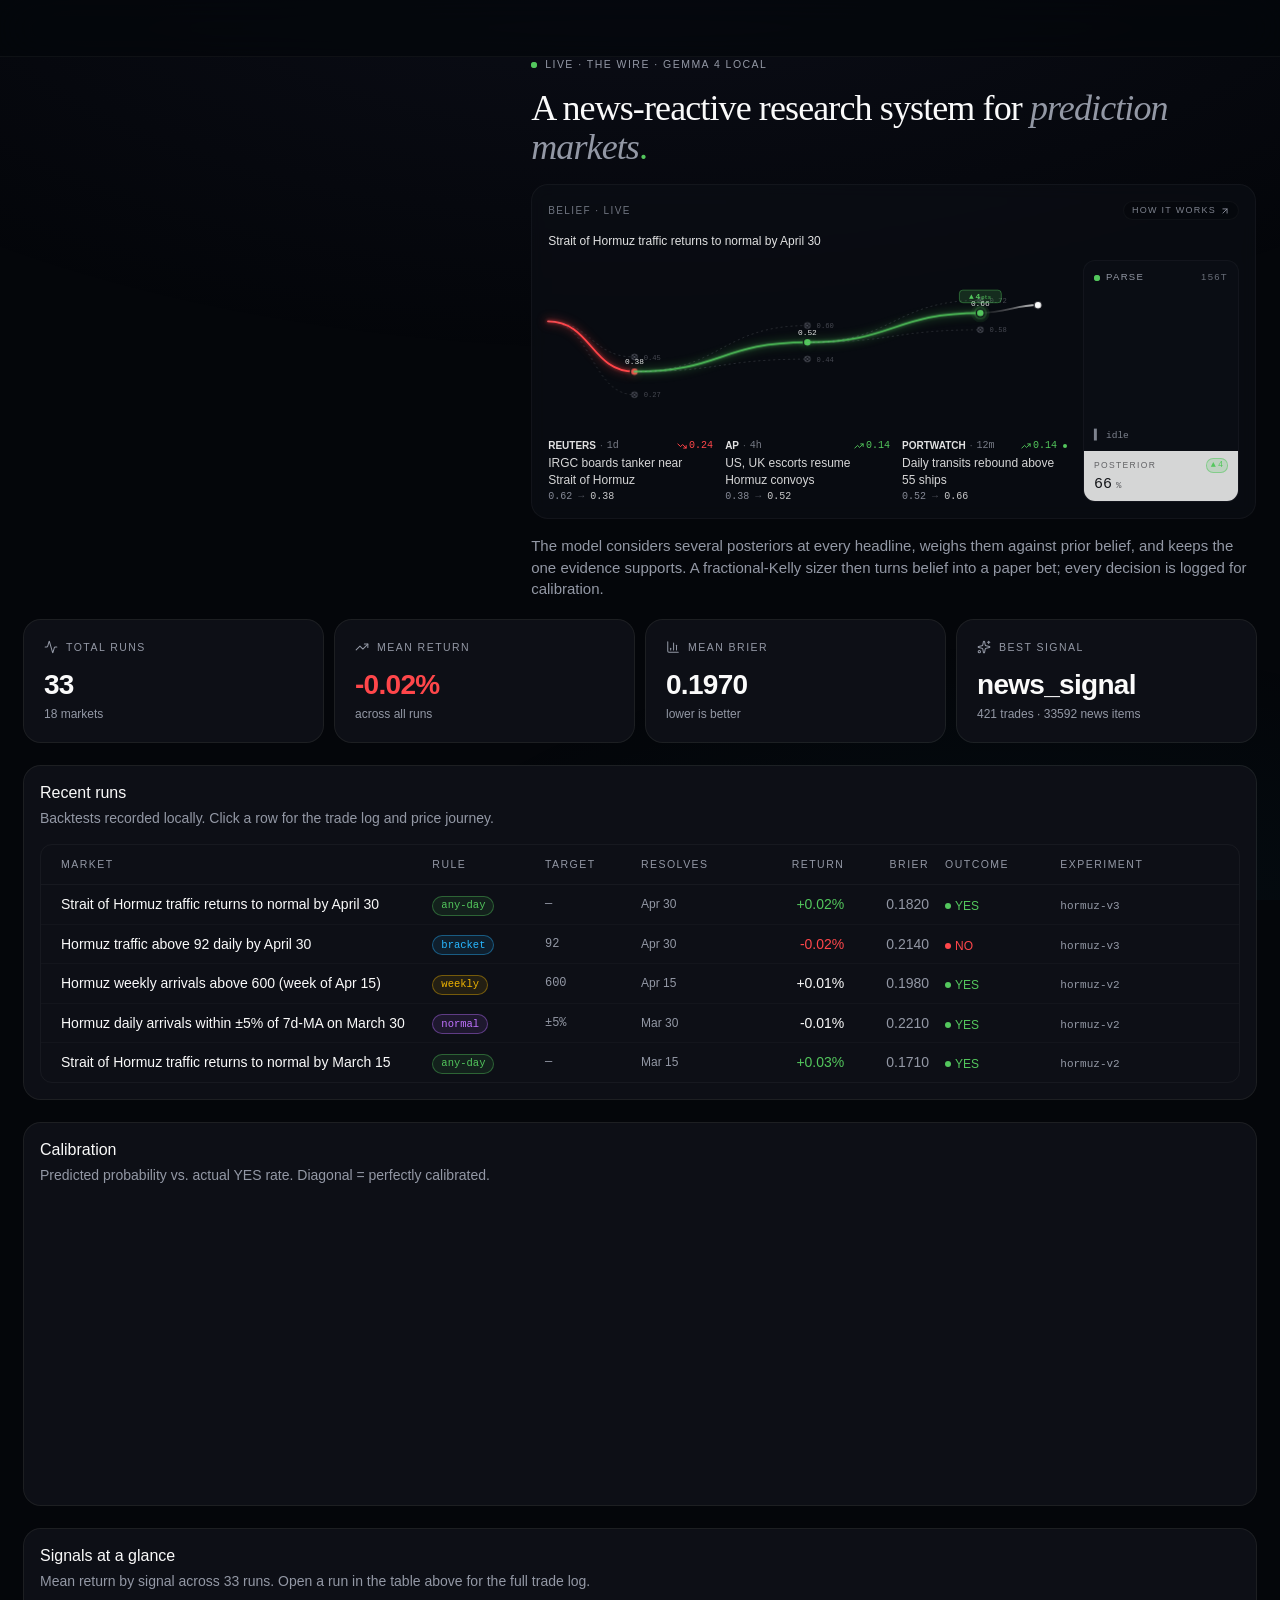
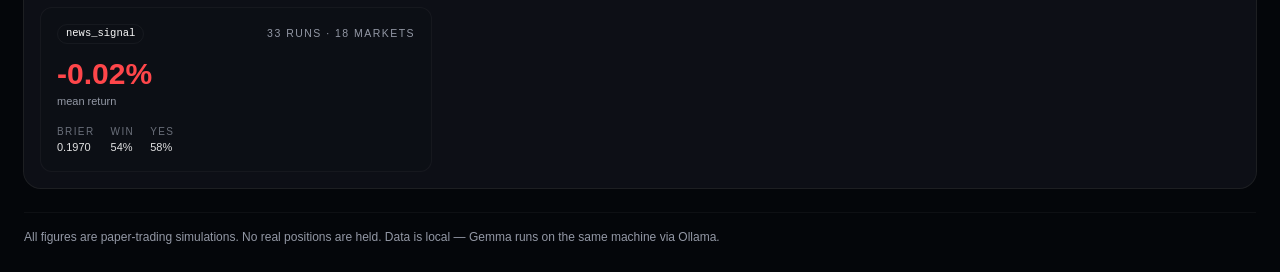
<file: assets/shape-preview/index.html>
<!DOCTYPE html><html lang="en" class="dark h-full antialiased"><head><meta charSet="utf-8"/><meta name="viewport" content="width=device-width, initial-scale=1"/><link rel="stylesheet" href="./_next/static/chunks/0j29x73l0.y_0.css" data-precedence="next"/><link rel="preload" as="script" fetchPriority="low" href="./_next/static/chunks/00gq-v0e07i1q.js"/><script src="./_next/static/chunks/0pqt~8bl3ukh4.js" async=""></script><script src="./_next/static/chunks/15af3i425cc8c.js" async=""></script><script src="./_next/static/chunks/0n~dq4kpx9xxx.js" async=""></script><script src="./_next/static/chunks/turbopack-0cvajv122nd~_.js" async=""></script><script src="./_next/static/chunks/13h-0fd.p-1ga.js" async=""></script><script src="./_next/static/chunks/1860zsbcg5z1o.js" async=""></script><script src="./_next/static/chunks/0aora76f.fvlo.js" async=""></script><script src="./_next/static/chunks/0g9zknhml_y-_.js" async=""></script><script src="./_next/static/chunks/059d5peauq-b2.js" async=""></script><title>shape — Polymarket research dashboard</title><meta name="description" content="News-reactive prediction-market research using Gemma 4 and fractional-Kelly sizing. Paper-trading only."/><link rel="icon" href="./favicon.ico?favicon.0x3dzn~oxb6tn.ico" sizes="256x256" type="image/x-icon"/><script src="./_next/static/chunks/03~yq9q893hmn.js" noModule=""></script></head><body class="min-h-full bg-background font-sans text-foreground"><div hidden=""><!--$--><!--/$--></div><div aria-hidden="true" class="pointer-events-none fixed inset-0 -z-10 bg-[radial-gradient(ellipse_80%_50%_at_50%_-10%,rgba(120,119,198,0.08),transparent),radial-gradient(ellipse_60%_50%_at_80%_120%,rgba(34,211,238,0.05),transparent)]"></div><header class="sticky top-0 z-10 border-b border-border/60 bg-background/70 backdrop-blur-xl"><div class="mx-auto flex h-14 max-w-7xl items-center justify-between px-6"><span aria-hidden="true" class="h-9 w-28"></span><nav class="flex items-center gap-1 text-sm"></nav></div></header><main class="mx-auto max-w-7xl px-6 py-8"><div class="flex flex-col gap-6"><section class="-mt-8 flex flex-col gap-5"><div class="grid grid-cols-1 items-center gap-6 lg:grid-cols-[2fr_3fr]"><div class="will-change-[transform,opacity]"><canvas class="block h-[140px] w-full touch-none select-none md:h-[172px]" aria-label="shape" role="img"></canvas></div><div class="flex flex-col gap-4"><div class="flex items-center gap-2"><span class="relative inline-flex size-1.5"><span class="absolute inset-0 rounded-full bg-[var(--chart-1)] opacity-70 animate-pulse"></span><span class="relative inline-flex size-1.5 rounded-full bg-[var(--chart-1)]"></span></span><p class="text-[10.5px] font-medium uppercase tracking-[0.14em] text-muted-foreground">live · the wire · gemma 4 local</p></div><h1 class="serif text-3xl leading-[1.1] tracking-tight text-foreground md:text-4xl"><span class="transition-colors duration-200 " aria-hidden="false">A</span><span> </span><span class="transition-colors duration-200 " aria-hidden="false">n</span><span class="transition-colors duration-200 " aria-hidden="false">e</span><span class="transition-colors duration-200 " aria-hidden="false">w</span><span class="transition-colors duration-200 " aria-hidden="false">s</span><span class="transition-colors duration-200 " aria-hidden="false">-</span><span class="transition-colors duration-200 " aria-hidden="false">r</span><span class="transition-colors duration-200 " aria-hidden="false">e</span><span class="transition-colors duration-200 " aria-hidden="false">a</span><span class="transition-colors duration-200 " aria-hidden="false">c</span><span class="transition-colors duration-200 " aria-hidden="false">t</span><span class="transition-colors duration-200 " aria-hidden="false">i</span><span class="transition-colors duration-200 " aria-hidden="false">v</span><span class="transition-colors duration-200 " aria-hidden="false">e</span><span> </span><span class="transition-colors duration-200 " aria-hidden="false">r</span><span class="transition-colors duration-200 " aria-hidden="false">e</span><span class="transition-colors duration-200 " aria-hidden="false">s</span><span class="transition-colors duration-200 " aria-hidden="false">e</span><span class="transition-colors duration-200 " aria-hidden="false">a</span><span class="transition-colors duration-200 " aria-hidden="false">r</span><span class="transition-colors duration-200 " aria-hidden="false">c</span><span class="transition-colors duration-200 " aria-hidden="false">h</span><span> </span><span class="transition-colors duration-200 " aria-hidden="false">s</span><span class="transition-colors duration-200 " aria-hidden="false">y</span><span class="transition-colors duration-200 " aria-hidden="false">s</span><span class="transition-colors duration-200 " aria-hidden="false">t</span><span class="transition-colors duration-200 " aria-hidden="false">e</span><span class="transition-colors duration-200 " aria-hidden="false">m</span><span> </span><span class="transition-colors duration-200 " aria-hidden="false">f</span><span class="transition-colors duration-200 " aria-hidden="false">o</span><span class="transition-colors duration-200 " aria-hidden="false">r</span><span> </span><span class="italic text-muted-foreground"><span class="transition-colors duration-200 " aria-hidden="false">p</span><span class="transition-colors duration-200 " aria-hidden="false">r</span><span class="transition-colors duration-200 " aria-hidden="false">e</span><span class="transition-colors duration-200 " aria-hidden="false">d</span><span class="transition-colors duration-200 " aria-hidden="false">i</span><span class="transition-colors duration-200 " aria-hidden="false">c</span><span class="transition-colors duration-200 " aria-hidden="false">t</span><span class="transition-colors duration-200 " aria-hidden="false">i</span><span class="transition-colors duration-200 " aria-hidden="false">o</span><span class="transition-colors duration-200 " aria-hidden="false">n</span><span> </span><span class="transition-colors duration-200 " aria-hidden="false">m</span><span class="transition-colors duration-200 " aria-hidden="false">a</span><span class="transition-colors duration-200 " aria-hidden="false">r</span><span class="transition-colors duration-200 " aria-hidden="false">k</span><span class="transition-colors duration-200 " aria-hidden="false">e</span><span class="transition-colors duration-200 " aria-hidden="false">t</span><span class="transition-colors duration-200 " aria-hidden="false">s</span></span><span class="transition-colors duration-200 text-[var(--chart-1)]" aria-hidden="false">.</span></h1><div role="button" tabindex="0" aria-haspopup="dialog" aria-expanded="false" aria-label="Show how this news-reactive pipeline works" class="group relative cursor-pointer rounded-xl border border-border/60 bg-card/60 px-4 py-4 backdrop-blur transition-[border-color,background-color,box-shadow] duration-300 hover:border-border hover:bg-card/80 hover:shadow-[0_0_0_1px_rgba(140,140,180,0.12),0_10px_40px_-10px_rgba(140,140,180,0.25)] focus-visible:outline-none focus-visible:border-[var(--ring)] focus-visible:shadow-[0_0_0_3px_rgba(120,120,200,0.18)]"><div class="flex items-center justify-between pb-2"><span class="text-[10px] font-medium uppercase tracking-[0.14em] text-muted-foreground/75">belief · live</span><span class="inline-flex items-center gap-1 rounded-full border border-border/50 bg-background/50 px-2 py-0.5 text-[9px] font-medium uppercase tracking-[0.14em] text-muted-foreground/85 transition-colors duration-300 group-hover:border-border group-hover:bg-background group-hover:text-foreground">how it works<svg xmlns="http://www.w3.org/2000/svg" width="10" height="10" viewBox="0 0 24 24" fill="none" stroke="currentColor" stroke-width="2.4" stroke-linecap="round" stroke-linejoin="round" class="lucide lucide-arrow-up-right transition-transform duration-300 group-hover:translate-x-[1px] group-hover:-translate-y-[1px]" aria-hidden="true"><path d="M7 7h10v10"></path><path d="M7 17 17 7"></path></svg></span></div><div class="pb-2"><span class="text-xs font-medium text-foreground/90">Strait of Hormuz traffic returns to normal by April 30</span></div><div class="grid gap-4 md:grid-cols-[1fr_156px]"><div class="flex min-w-0 flex-col gap-2"><div class="relative w-full" style="aspect-ratio:396 / 132"><svg viewBox="0 0 396 132" preserveAspectRatio="xMidYMid meet" class="absolute inset-0 h-full w-full overflow-visible" aria-hidden="true"><defs><linearGradient id="snake-tail" x1="0" x2="1" y1="0" y2="0"><stop offset="0%" stop-color="currentColor" stop-opacity="0"></stop><stop offset="55%" stop-color="currentColor" stop-opacity="0.32"></stop><stop offset="100%" stop-color="currentColor" stop-opacity="0.85"></stop></linearGradient></defs><g class="branch-wobble" style="animation-delay:1200ms"><path d="M 0.0 46.8 C 33.0 46.8, 33.0 85.2, 66.0 85.2" stroke="var(--chart-2)" stroke-width="6" stroke-linecap="round" fill="none" pathLength="1" stroke-dasharray="1" class="branch-breathe" style="filter:blur(3.2px);stroke-opacity:0.18;animation:path-draw 1170ms cubic-bezier(0.22,1,0.36,1) 0ms both;animation-delay:1200ms"></path><path d="M 0.0 46.8 C 33.0 46.8, 33.0 85.2, 66.0 85.2" stroke="var(--chart-2)" stroke-opacity="0.34" stroke-width="2.6" stroke-linecap="round" fill="none" pathLength="1" stroke-dasharray="1" style="filter:blur(1.4px);animation:path-draw 1050ms cubic-bezier(0.22,1,0.36,1) 0ms both"></path><path id="survivor-path-0" d="M 0.0 46.8 C 33.0 46.8, 33.0 85.2, 66.0 85.2" stroke="var(--chart-2)" stroke-opacity="0.95" stroke-width="1.35" stroke-linecap="round" fill="none" pathLength="1" stroke-dasharray="1" style="animation:path-draw 1050ms cubic-bezier(0.22,1,0.36,1) 0ms both"></path><circle r="1.3" fill="var(--chart-2)" style="offset-path:path(&quot;M 0.0 46.8 C 33.0 46.8, 33.0 85.2, 66.0 85.2&quot;);offset-rotate:0deg;opacity:0;filter:drop-shadow(0 0 1px var(--chart-2));animation:flow-particle 3200ms linear 1600ms infinite;--flow-opacity:0.95"></circle><circle r="1" fill="var(--chart-2)" style="offset-path:path(&quot;M 0.0 46.8 C 33.0 46.8, 33.0 85.2, 66.0 85.2&quot;);offset-rotate:0deg;opacity:0;filter:drop-shadow(0 0 1px var(--chart-2));animation:flow-particle 3200ms linear 3000ms infinite;--flow-opacity:0.7"></circle><path d="M 0.0 46.8 C 33.0 46.8, 33.0 102.8, 66.0 102.8" stroke="currentColor" stroke-opacity="0.26" stroke-dasharray="1.6 2.2" stroke-width="0.7" fill="none" class="text-muted-foreground" style="opacity:0;animation:fade-in 460ms cubic-bezier(0.22,1,0.36,1) 560ms both"></path><path d="M 0.0 46.8 C 33.0 46.8, 33.0 74.0, 66.0 74.0" stroke="currentColor" stroke-opacity="0.26" stroke-dasharray="1.6 2.2" stroke-width="0.7" fill="none" class="text-muted-foreground" style="opacity:0;animation:fade-in 460ms cubic-bezier(0.22,1,0.36,1) 560ms both"></path><g transform="translate(66 102.8)"><g style="opacity:0;transform-box:fill-box;transform-origin:center;transform:scale(0.2);animation:ghost-pop 420ms cubic-bezier(0.34,1.56,0.64,1) 840ms both"><circle r="2.2" fill="none" stroke="currentColor" stroke-opacity="0.48" stroke-width="0.7" class="text-muted-foreground"></circle><line x1="-1.6" y1="-1.6" x2="1.6" y2="1.6" stroke="currentColor" stroke-opacity="0.48" stroke-width="0.7" class="text-muted-foreground"></line><line x1="-1.6" y1="1.6" x2="1.6" y2="-1.6" stroke="currentColor" stroke-opacity="0.48" stroke-width="0.7" class="text-muted-foreground"></line></g></g><g transform="translate(66 74)"><g style="opacity:0;transform-box:fill-box;transform-origin:center;transform:scale(0.2);animation:ghost-pop 420ms cubic-bezier(0.34,1.56,0.64,1) 840ms both"><circle r="2.2" fill="none" stroke="currentColor" stroke-opacity="0.48" stroke-width="0.7" class="text-muted-foreground"></circle><line x1="-1.6" y1="-1.6" x2="1.6" y2="1.6" stroke="currentColor" stroke-opacity="0.48" stroke-width="0.7" class="text-muted-foreground"></line><line x1="-1.6" y1="1.6" x2="1.6" y2="-1.6" stroke="currentColor" stroke-opacity="0.48" stroke-width="0.7" class="text-muted-foreground"></line></g></g><text x="73" y="104.8" text-anchor="start" font-size="5.5" fill="currentColor" class="text-muted-foreground" style="font-family:var(--font-mono);opacity:0;--fade-target:0.44;animation:fade-to 360ms cubic-bezier(0.22,1,0.36,1) 1140ms both">0.27</text><text x="73" y="76" text-anchor="start" font-size="5.5" fill="currentColor" class="text-muted-foreground" style="font-family:var(--font-mono);opacity:0;--fade-target:0.44;animation:fade-to 360ms cubic-bezier(0.22,1,0.36,1) 1140ms both">0.45</text><g transform="translate(66.0 85.2)"><circle fill="var(--chart-2)" stroke="var(--card)" stroke-width="1" r="3" style="transform-box:fill-box;transform-origin:center;opacity:0;transform:scale(0.1);animation:dot-land 420ms cubic-bezier(0.34,1.56,0.64,1) 960ms both"></circle><text x="0" y="-5.5" text-anchor="middle" font-size="6" fill="currentColor" fill-opacity="0.92" style="font-family:var(--font-mono);opacity:0;animation:fade-in 380ms cubic-bezier(0.22,1,0.36,1) 1140ms both">0.38</text></g></g><g class="branch-wobble" style="animation-delay:1700ms"><path d="M 66.0 85.2 C 132.0 85.2, 132.0 62.8, 198.0 62.8" stroke="var(--chart-1)" stroke-width="6" stroke-linecap="round" fill="none" pathLength="1" stroke-dasharray="1" class="branch-breathe" style="filter:blur(3.2px);stroke-opacity:0.18;animation:path-draw 1170ms cubic-bezier(0.22,1,0.36,1) 0ms both;animation-delay:1600ms"></path><path d="M 66.0 85.2 C 132.0 85.2, 132.0 62.8, 198.0 62.8" stroke="var(--chart-1)" stroke-opacity="0.34" stroke-width="2.6" stroke-linecap="round" fill="none" pathLength="1" stroke-dasharray="1" style="filter:blur(1.4px);animation:path-draw 1050ms cubic-bezier(0.22,1,0.36,1) 0ms both"></path><path id="survivor-path-1" d="M 66.0 85.2 C 132.0 85.2, 132.0 62.8, 198.0 62.8" stroke="var(--chart-1)" stroke-opacity="0.95" stroke-width="1.35" stroke-linecap="round" fill="none" pathLength="1" stroke-dasharray="1" style="animation:path-draw 1050ms cubic-bezier(0.22,1,0.36,1) 0ms both"></path><circle r="1.3" fill="var(--chart-1)" style="offset-path:path(&quot;M 66.0 85.2 C 132.0 85.2, 132.0 62.8, 198.0 62.8&quot;);offset-rotate:0deg;opacity:0;filter:drop-shadow(0 0 1px var(--chart-1));animation:flow-particle 3200ms linear 1600ms infinite;--flow-opacity:0.95"></circle><circle r="1" fill="var(--chart-1)" style="offset-path:path(&quot;M 66.0 85.2 C 132.0 85.2, 132.0 62.8, 198.0 62.8&quot;);offset-rotate:0deg;opacity:0;filter:drop-shadow(0 0 1px var(--chart-1));animation:flow-particle 3200ms linear 3000ms infinite;--flow-opacity:0.7"></circle><path d="M 66.0 85.2 C 132.0 85.2, 132.0 75.6, 198.0 75.6" stroke="currentColor" stroke-opacity="0.26" stroke-dasharray="1.6 2.2" stroke-width="0.7" fill="none" class="text-muted-foreground" style="opacity:0;animation:fade-in 460ms cubic-bezier(0.22,1,0.36,1) 560ms both"></path><path d="M 66.0 85.2 C 132.0 85.2, 132.0 50.0, 198.0 50.0" stroke="currentColor" stroke-opacity="0.26" stroke-dasharray="1.6 2.2" stroke-width="0.7" fill="none" class="text-muted-foreground" style="opacity:0;animation:fade-in 460ms cubic-bezier(0.22,1,0.36,1) 560ms both"></path><g transform="translate(198 75.6)"><g style="opacity:0;transform-box:fill-box;transform-origin:center;transform:scale(0.2);animation:ghost-pop 420ms cubic-bezier(0.34,1.56,0.64,1) 840ms both"><circle r="2.2" fill="none" stroke="currentColor" stroke-opacity="0.48" stroke-width="0.7" class="text-muted-foreground"></circle><line x1="-1.6" y1="-1.6" x2="1.6" y2="1.6" stroke="currentColor" stroke-opacity="0.48" stroke-width="0.7" class="text-muted-foreground"></line><line x1="-1.6" y1="1.6" x2="1.6" y2="-1.6" stroke="currentColor" stroke-opacity="0.48" stroke-width="0.7" class="text-muted-foreground"></line></g></g><g transform="translate(198 50)"><g style="opacity:0;transform-box:fill-box;transform-origin:center;transform:scale(0.2);animation:ghost-pop 420ms cubic-bezier(0.34,1.56,0.64,1) 840ms both"><circle r="2.2" fill="none" stroke="currentColor" stroke-opacity="0.48" stroke-width="0.7" class="text-muted-foreground"></circle><line x1="-1.6" y1="-1.6" x2="1.6" y2="1.6" stroke="currentColor" stroke-opacity="0.48" stroke-width="0.7" class="text-muted-foreground"></line><line x1="-1.6" y1="1.6" x2="1.6" y2="-1.6" stroke="currentColor" stroke-opacity="0.48" stroke-width="0.7" class="text-muted-foreground"></line></g></g><text x="205" y="77.6" text-anchor="start" font-size="5.5" fill="currentColor" class="text-muted-foreground" style="font-family:var(--font-mono);opacity:0;--fade-target:0.44;animation:fade-to 360ms cubic-bezier(0.22,1,0.36,1) 1140ms both">0.44</text><text x="205" y="52" text-anchor="start" font-size="5.5" fill="currentColor" class="text-muted-foreground" style="font-family:var(--font-mono);opacity:0;--fade-target:0.44;animation:fade-to 360ms cubic-bezier(0.22,1,0.36,1) 1140ms both">0.60</text><g transform="translate(198.0 62.8)"><circle fill="var(--chart-1)" stroke="var(--card)" stroke-width="1" r="3" style="transform-box:fill-box;transform-origin:center;opacity:0;transform:scale(0.1);animation:dot-land 420ms cubic-bezier(0.34,1.56,0.64,1) 960ms both"></circle><text x="0" y="-5.5" text-anchor="middle" font-size="6" fill="currentColor" fill-opacity="0.92" style="font-family:var(--font-mono);opacity:0;animation:fade-in 380ms cubic-bezier(0.22,1,0.36,1) 1140ms both">0.52</text></g></g><g class="branch-wobble" style="animation-delay:2200ms"><path d="M 198.0 62.8 C 264.0 62.8, 264.0 40.4, 330.0 40.4" stroke="var(--chart-1)" stroke-width="6" stroke-linecap="round" fill="none" pathLength="1" stroke-dasharray="1" class="branch-breathe" style="filter:blur(3.2px);stroke-opacity:0.18;animation:path-draw 1170ms cubic-bezier(0.22,1,0.36,1) 0ms both;animation-delay:2000ms"></path><path d="M 198.0 62.8 C 264.0 62.8, 264.0 40.4, 330.0 40.4" stroke="var(--chart-1)" stroke-opacity="0.34" stroke-width="2.6" stroke-linecap="round" fill="none" pathLength="1" stroke-dasharray="1" style="filter:blur(1.4px);animation:path-draw 1050ms cubic-bezier(0.22,1,0.36,1) 0ms both"></path><path id="survivor-path-2" d="M 198.0 62.8 C 264.0 62.8, 264.0 40.4, 330.0 40.4" stroke="var(--chart-1)" stroke-opacity="0.95" stroke-width="1.35" stroke-linecap="round" fill="none" pathLength="1" stroke-dasharray="1" style="animation:path-draw 1050ms cubic-bezier(0.22,1,0.36,1) 0ms both"></path><circle r="1.3" fill="var(--chart-1)" style="offset-path:path(&quot;M 198.0 62.8 C 264.0 62.8, 264.0 40.4, 330.0 40.4&quot;);offset-rotate:0deg;opacity:0;filter:drop-shadow(0 0 1px var(--chart-1));animation:flow-particle 3200ms linear 1600ms infinite;--flow-opacity:0.95"></circle><circle r="1" fill="var(--chart-1)" style="offset-path:path(&quot;M 198.0 62.8 C 264.0 62.8, 264.0 40.4, 330.0 40.4&quot;);offset-rotate:0deg;opacity:0;filter:drop-shadow(0 0 1px var(--chart-1));animation:flow-particle 3200ms linear 3000ms infinite;--flow-opacity:0.7"></circle><path d="M 198.0 62.8 C 264.0 62.8, 264.0 53.2, 330.0 53.2" stroke="currentColor" stroke-opacity="0.26" stroke-dasharray="1.6 2.2" stroke-width="0.7" fill="none" class="text-muted-foreground" style="opacity:0;animation:fade-in 460ms cubic-bezier(0.22,1,0.36,1) 560ms both"></path><path d="M 198.0 62.8 C 264.0 62.8, 264.0 30.8, 330.0 30.8" stroke="currentColor" stroke-opacity="0.26" stroke-dasharray="1.6 2.2" stroke-width="0.7" fill="none" class="text-muted-foreground" style="opacity:0;animation:fade-in 460ms cubic-bezier(0.22,1,0.36,1) 560ms both"></path><g transform="translate(330 53.2)"><g style="opacity:0;transform-box:fill-box;transform-origin:center;transform:scale(0.2);animation:ghost-pop 420ms cubic-bezier(0.34,1.56,0.64,1) 840ms both"><circle r="2.2" fill="none" stroke="currentColor" stroke-opacity="0.48" stroke-width="0.7" class="text-muted-foreground"></circle><line x1="-1.6" y1="-1.6" x2="1.6" y2="1.6" stroke="currentColor" stroke-opacity="0.48" stroke-width="0.7" class="text-muted-foreground"></line><line x1="-1.6" y1="1.6" x2="1.6" y2="-1.6" stroke="currentColor" stroke-opacity="0.48" stroke-width="0.7" class="text-muted-foreground"></line></g></g><g transform="translate(330 30.800000000000004)"><g style="opacity:0;transform-box:fill-box;transform-origin:center;transform:scale(0.2);animation:ghost-pop 420ms cubic-bezier(0.34,1.56,0.64,1) 840ms both"><circle r="2.2" fill="none" stroke="currentColor" stroke-opacity="0.48" stroke-width="0.7" class="text-muted-foreground"></circle><line x1="-1.6" y1="-1.6" x2="1.6" y2="1.6" stroke="currentColor" stroke-opacity="0.48" stroke-width="0.7" class="text-muted-foreground"></line><line x1="-1.6" y1="1.6" x2="1.6" y2="-1.6" stroke="currentColor" stroke-opacity="0.48" stroke-width="0.7" class="text-muted-foreground"></line></g></g><text x="337" y="55.2" text-anchor="start" font-size="5.5" fill="currentColor" class="text-muted-foreground" style="font-family:var(--font-mono);opacity:0;--fade-target:0.44;animation:fade-to 360ms cubic-bezier(0.22,1,0.36,1) 1140ms both">0.58</text><text x="337" y="32.800000000000004" text-anchor="start" font-size="5.5" fill="currentColor" class="text-muted-foreground" style="font-family:var(--font-mono);opacity:0;--fade-target:0.44;animation:fade-to 360ms cubic-bezier(0.22,1,0.36,1) 1140ms both">0.72</text><g transform="translate(330.0 40.4)"><circle r="2" fill="none" stroke="var(--chart-1)" stroke-width="1.4" style="animation:branch-land 1100ms ease-out 980ms both"></circle><circle r="7" fill="var(--chart-1)" fill-opacity="0.1" class="spark-halo-outer" style="opacity:0;animation:fade-in 450ms cubic-bezier(0.22,1,0.36,1) 1040ms both"></circle><circle r="5" fill="var(--chart-1)" fill-opacity="0.22" class="spark-halo" style="opacity:0;animation:fade-in 300ms cubic-bezier(0.22,1,0.36,1) 960ms both"></circle><circle fill="var(--chart-1)" stroke="var(--card)" stroke-width="1" r="3" style="transform-box:fill-box;transform-origin:center;opacity:0;transform:scale(0.1);animation:dot-land 420ms cubic-bezier(0.34,1.56,0.64,1) 960ms both"></circle><text x="0" y="-5.5" text-anchor="middle" font-size="6" fill="currentColor" fill-opacity="0.92" style="font-family:var(--font-mono);opacity:0;animation:fade-in 380ms cubic-bezier(0.22,1,0.36,1) 1140ms both">0.66</text></g></g><g transform="translate(330.0 40.4)"><g class="snake-alive"><path d="M 0 0 C 18.5 0.00, 27.3 -6.00, 44.0 -6.00" stroke="url(#snake-tail)" stroke-width="1.5" fill="none" stroke-linecap="round" pathLength="1" stroke-dasharray="1" class="tail-drawline"></path><circle cx="44" cy="-6" r="3" fill="var(--foreground)" stroke="var(--card)" stroke-width="1" class="tail-endpoint"></circle></g></g><g transform="translate(330.0 29.4)"><rect x="-16" y="-6.4" width="32" height="9.6" rx="2.6" fill="var(--chart-1)" fill-opacity="0.18" stroke="var(--chart-1)" stroke-opacity="0.55" stroke-width="0.6"></rect><text x="0" y="0.7" text-anchor="middle" font-size="6" font-weight="600" fill="var(--chart-1)" style="font-family:var(--font-mono)"><tspan dx="-0.2">▲</tspan><tspan dx="1.2">4</tspan><tspan font-size="4.2" fill-opacity="0.7" dx="0.8">pts</tspan></text></g><style>
        @keyframes tail-draw {
          from { stroke-dashoffset: 1; }
          to   { stroke-dashoffset: 0; }
        }
        @keyframes tail-endpoint-in {
          from { opacity: 0; }
          to   { opacity: 1; }
        }
        @keyframes snake-hue {
          0%, 100% { color: var(--muted-foreground); }
          25%      { color: var(--chart-1); }
          50%      { color: var(--muted-foreground); }
          75%      { color: var(--chart-2); }
        }
        .snake-alive {
          color: var(--muted-foreground);
          animation: snake-hue 6s ease-in-out 900ms infinite;
        }
        .tail-drawline {
          stroke-dashoffset: 1;
          animation: tail-draw 560ms cubic-bezier(0.22, 1, 0.36, 1) 220ms forwards;
        }
        .tail-endpoint {
          opacity: 0;
          animation: tail-endpoint-in 320ms ease-out 900ms forwards;
        }
      </style><style>
        @keyframes spark-halo {
          0%, 100% { r: 4; fill-opacity: 0.3; }
          50%      { r: 7; fill-opacity: 0.08; }
        }
        .spark-halo { animation: spark-halo 2.4s ease-in-out infinite; }

        @keyframes spark-halo-outer {
          0%, 100% { r: 6; fill-opacity: 0.1; }
          50%      { r: 10; fill-opacity: 0.02; }
        }
        .spark-halo-outer { animation: spark-halo-outer 3.6s ease-in-out infinite; }

        @keyframes branch-land {
          0%   { r: 2;  opacity: 0.9; stroke-width: 1.6; }
          60%  { r: 6.5; opacity: 0.45; stroke-width: 0.9; }
          100% { r: 10; opacity: 0;    stroke-width: 0.4; }
        }

        @keyframes branch-breathe {
          0%, 100% { stroke-opacity: 0.14; }
          50%      { stroke-opacity: 0.32; }
        }
        .branch-breathe { animation: branch-breathe 3.8s ease-in-out infinite; }

        @keyframes branch-wobble {
          0%, 100% { transform: translateY(0); }
          50%      { transform: translateY(-0.6px); }
        }
        .branch-wobble { animation: branch-wobble 5.4s ease-in-out infinite; }

        @keyframes flow-particle {
          0%   { offset-distance: 0%;   opacity: 0; }
          15%  { opacity: var(--flow-opacity, 0.95); }
          85%  { opacity: var(--flow-opacity, 0.95); }
          100% { offset-distance: 100%; opacity: 0; }
        }

        @keyframes path-draw {
          from { stroke-dashoffset: 1; }
          to   { stroke-dashoffset: 0; }
        }

        @keyframes fade-in {
          from { opacity: 0; }
          to   { opacity: 1; }
        }

        @keyframes fade-to {
          from { opacity: 0; }
          to   { opacity: var(--fade-target, 1); }
        }

        @keyframes dot-land {
          0%   { opacity: 0; transform: scale(0.1); }
          60%  { opacity: 1; transform: scale(1.12); }
          100% { opacity: 1; transform: scale(1); }
        }

        @keyframes ghost-pop {
          0%   { opacity: 0; transform: scale(0.2); }
          100% { opacity: 1; transform: scale(1); }
        }
      </style></svg></div><div class="grid gap-x-3" style="grid-template-columns:repeat(3, 132fr)"><div class="flex min-w-0 flex-col gap-1 ease-out transition-all duration-500 translate-y-0 opacity-100" aria-hidden="false"><div class="flex items-center gap-1 text-[10px] leading-none"><span class="min-w-0 truncate font-semibold uppercase text-foreground/90">Reuters</span><span class="shrink-0 text-muted-foreground/60">·</span><span class="shrink-0 font-mono tabular-nums text-muted-foreground/80">1d</span><span class="ml-auto inline-flex shrink-0 items-center gap-0.5 font-mono tabular-nums" style="color:var(--chart-2)"><svg xmlns="http://www.w3.org/2000/svg" width="10" height="10" viewBox="0 0 24 24" fill="none" stroke="currentColor" stroke-width="2.25" stroke-linecap="round" stroke-linejoin="round" class="lucide lucide-trending-down" aria-hidden="true"><path d="M16 17h6v-6"></path><path d="m22 17-8.5-8.5-5 5L2 7"></path></svg>0.24</span></div><p class="line-clamp-2 text-[12px] leading-snug text-foreground/85">IRGC boards tanker near Strait of Hormuz</p><p class="font-mono text-[10px] leading-none tabular-nums text-muted-foreground/70"><span class="text-muted-foreground/90">0.62</span> <span class="text-muted-foreground/50">→</span> <span class="text-foreground/80">0.38</span></p></div><div class="flex min-w-0 flex-col gap-1 ease-out transition-all duration-500 translate-y-0 opacity-100" aria-hidden="false"><div class="flex items-center gap-1 text-[10px] leading-none"><span class="min-w-0 truncate font-semibold uppercase text-foreground/90">AP</span><span class="shrink-0 text-muted-foreground/60">·</span><span class="shrink-0 font-mono tabular-nums text-muted-foreground/80">4h</span><span class="ml-auto inline-flex shrink-0 items-center gap-0.5 font-mono tabular-nums" style="color:var(--chart-1)"><svg xmlns="http://www.w3.org/2000/svg" width="10" height="10" viewBox="0 0 24 24" fill="none" stroke="currentColor" stroke-width="2.25" stroke-linecap="round" stroke-linejoin="round" class="lucide lucide-trending-up" aria-hidden="true"><path d="M16 7h6v6"></path><path d="m22 7-8.5 8.5-5-5L2 17"></path></svg>0.14</span></div><p class="line-clamp-2 text-[12px] leading-snug text-foreground/85">US, UK escorts resume Hormuz convoys</p><p class="font-mono text-[10px] leading-none tabular-nums text-muted-foreground/70"><span class="text-muted-foreground/90">0.38</span> <span class="text-muted-foreground/50">→</span> <span class="text-foreground/80">0.52</span></p></div><div class="flex min-w-0 flex-col gap-1 ease-out transition-all duration-500 translate-y-0 opacity-100" aria-hidden="false"><div class="flex items-center gap-1 text-[10px] leading-none"><span class="min-w-0 truncate font-semibold uppercase text-foreground/90">PortWatch</span><span class="shrink-0 text-muted-foreground/60">·</span><span class="shrink-0 font-mono tabular-nums text-muted-foreground/80">12m</span><span class="ml-auto inline-flex shrink-0 items-center gap-0.5 font-mono tabular-nums" style="color:var(--chart-1)"><svg xmlns="http://www.w3.org/2000/svg" width="10" height="10" viewBox="0 0 24 24" fill="none" stroke="currentColor" stroke-width="2.25" stroke-linecap="round" stroke-linejoin="round" class="lucide lucide-trending-up" aria-hidden="true"><path d="M16 7h6v6"></path><path d="m22 7-8.5 8.5-5-5L2 17"></path></svg>0.14<span class="relative ml-1 inline-flex size-1 rounded-full" style="background-color:var(--chart-1)"><span class="absolute -inset-1.5 rounded-full" style="box-shadow:0 0 0 1.5px var(--chart-1)55;animation:news-arrive 900ms ease-out 1"></span></span></span></div><p class="line-clamp-2 text-[12px] leading-snug text-foreground/85">Daily transits rebound above 55 ships</p><p class="font-mono text-[10px] leading-none tabular-nums text-muted-foreground/70"><span class="text-muted-foreground/90">0.52</span> <span class="text-muted-foreground/50">→</span> <span class="text-foreground/80">0.66</span></p></div></div></div><aside aria-hidden="true" class="jsx-c3eff809f4a55e03 parser relative hidden h-full min-h-[220px] flex-col overflow-hidden rounded-lg border border-border/50 bg-muted/20 text-[10px] leading-[1.35] md:flex"><div class="jsx-c3eff809f4a55e03 flex flex-1 flex-col p-2.5 pb-2"><div class="jsx-c3eff809f4a55e03 mb-1.5 flex items-center gap-1.5 text-[9.5px] uppercase tracking-[0.14em] text-muted-foreground"><span class="jsx-c3eff809f4a55e03 relative inline-flex size-1.5"><span class="jsx-c3eff809f4a55e03 absolute inset-0 rounded-full bg-[var(--chart-1)] opacity-80 animate-pulse"></span><span class="jsx-c3eff809f4a55e03 relative inline-flex size-1.5 rounded-full bg-[var(--chart-1)]"></span></span><span class="jsx-c3eff809f4a55e03 font-medium">parse</span><span class="jsx-c3eff809f4a55e03 ml-auto tabular-nums text-muted-foreground/70">156<!-- -->t</span></div><div class="jsx-c3eff809f4a55e03 flex flex-1 flex-col justify-end gap-0"></div><div class="jsx-c3eff809f4a55e03 mt-1.5 flex items-center gap-1 font-mono text-[9.5px] text-muted-foreground/85"><span class="jsx-c3eff809f4a55e03 parser-cursor">▍</span><span class="jsx-c3eff809f4a55e03 truncate">idle</span></div></div><div class="jsx-c3eff809f4a55e03 verdict-bar relative border-t border-border/60 bg-foreground/85 px-2.5 py-1.5 text-background"><div class="jsx-c3eff809f4a55e03 flex items-center justify-between gap-1"><span class="jsx-c3eff809f4a55e03 text-[8.5px] font-medium uppercase tracking-[0.16em] text-background/55">posterior</span><span style="color:var(--chart-1);background-color:color-mix(in oklab, var(--chart-1) 18%, transparent);border:0.5px solid color-mix(in oklab, var(--chart-1) 55%, transparent)" class="jsx-c3eff809f4a55e03 inline-flex items-center gap-[2px] rounded-sm px-1 py-[1px] font-mono text-[8.5px] tabular-nums"><span aria-hidden="true" class="jsx-c3eff809f4a55e03">▲</span><span class="jsx-c3eff809f4a55e03">4</span></span></div><div class="jsx-c3eff809f4a55e03 mt-0.5 flex items-baseline gap-1 font-mono"><span class="jsx-c3eff809f4a55e03 text-[15px] font-medium tabular-nums text-background/92">66</span><span class="jsx-c3eff809f4a55e03 text-[9px] text-background/60">%</span></div><span aria-hidden="true" class="jsx-c3eff809f4a55e03 verdict-rail"></span></div></aside></div></div><p class="text-sm text-muted-foreground md:text-[15px] transition-opacity duration-700 opacity-100">The model considers several posteriors at every headline, weighs them against prior belief, and keeps the one evidence supports. A fractional-Kelly sizer then turns belief into a paper bet; every decision is logged for calibration.</p></div></div><div class="grid grid-cols-1 gap-3 sm:grid-cols-2 lg:grid-cols-4"><div data-slot="card" data-size="default" class="group/card flex flex-col gap-4 rounded-xl bg-card text-sm text-card-foreground ring-1 ring-foreground/10 has-data-[slot=card-footer]:pb-0 has-[&gt;img:first-child]:pt-0 data-[size=sm]:gap-3 data-[size=sm]:py-3 data-[size=sm]:has-data-[slot=card-footer]:pb-0 *:[img:first-child]:rounded-t-xl *:[img:last-child]:rounded-b-xl relative overflow-hidden p-0 transition-colors duration-200 hover:border-white/10"><div data-slot="card-content" class="group-data-[size=sm]/card:px-3 p-5"><div class="flex items-center gap-2"><svg xmlns="http://www.w3.org/2000/svg" width="24" height="24" viewBox="0 0 24 24" fill="none" stroke="currentColor" stroke-width="1.75" stroke-linecap="round" stroke-linejoin="round" class="lucide lucide-activity size-3.5 text-muted-foreground" aria-hidden="true"><path d="M22 12h-2.48a2 2 0 0 0-1.93 1.46l-2.35 8.36a.25.25 0 0 1-.48 0L9.24 2.18a.25.25 0 0 0-.48 0l-2.35 8.36A2 2 0 0 1 4.49 12H2"></path></svg><div data-slot="card-description" class="text-[10.5px] font-medium uppercase tracking-[0.14em] text-muted-foreground">Total runs</div></div><div class="mt-3 text-2xl font-semibold leading-tight tracking-tight tabular-nums md:text-[28px] ">33</div><p class="mt-1 text-xs text-muted-foreground">18 markets</p></div></div><div data-slot="card" data-size="default" class="group/card flex flex-col gap-4 rounded-xl bg-card text-sm text-card-foreground ring-1 ring-foreground/10 has-data-[slot=card-footer]:pb-0 has-[&gt;img:first-child]:pt-0 data-[size=sm]:gap-3 data-[size=sm]:py-3 data-[size=sm]:has-data-[slot=card-footer]:pb-0 *:[img:first-child]:rounded-t-xl *:[img:last-child]:rounded-b-xl relative overflow-hidden p-0 transition-colors duration-200 hover:border-white/10"><div data-slot="card-content" class="group-data-[size=sm]/card:px-3 p-5"><div class="flex items-center gap-2"><svg xmlns="http://www.w3.org/2000/svg" width="24" height="24" viewBox="0 0 24 24" fill="none" stroke="currentColor" stroke-width="1.75" stroke-linecap="round" stroke-linejoin="round" class="lucide lucide-trending-up size-3.5 text-muted-foreground" aria-hidden="true"><path d="M16 7h6v6"></path><path d="m22 7-8.5 8.5-5-5L2 17"></path></svg><div data-slot="card-description" class="text-[10.5px] font-medium uppercase tracking-[0.14em] text-muted-foreground">Mean return</div></div><div class="mt-3 text-2xl font-semibold leading-tight tracking-tight tabular-nums md:text-[28px] text-[var(--chart-2)]">-0.02%</div><p class="mt-1 text-xs text-muted-foreground">across all runs</p></div></div><div data-slot="card" data-size="default" class="group/card flex flex-col gap-4 rounded-xl bg-card text-sm text-card-foreground ring-1 ring-foreground/10 has-data-[slot=card-footer]:pb-0 has-[&gt;img:first-child]:pt-0 data-[size=sm]:gap-3 data-[size=sm]:py-3 data-[size=sm]:has-data-[slot=card-footer]:pb-0 *:[img:first-child]:rounded-t-xl *:[img:last-child]:rounded-b-xl relative overflow-hidden p-0 transition-colors duration-200 hover:border-white/10"><div data-slot="card-content" class="group-data-[size=sm]/card:px-3 p-5"><div class="flex items-center gap-2"><svg xmlns="http://www.w3.org/2000/svg" width="24" height="24" viewBox="0 0 24 24" fill="none" stroke="currentColor" stroke-width="1.75" stroke-linecap="round" stroke-linejoin="round" class="lucide lucide-chart-column size-3.5 text-muted-foreground" aria-hidden="true"><path d="M3 3v16a2 2 0 0 0 2 2h16"></path><path d="M18 17V9"></path><path d="M13 17V5"></path><path d="M8 17v-3"></path></svg><div data-slot="card-description" class="text-[10.5px] font-medium uppercase tracking-[0.14em] text-muted-foreground">Mean Brier</div></div><div class="mt-3 text-2xl font-semibold leading-tight tracking-tight tabular-nums md:text-[28px] ">0.1970</div><p class="mt-1 text-xs text-muted-foreground">lower is better</p></div></div><div data-slot="card" data-size="default" class="group/card flex flex-col gap-4 rounded-xl bg-card text-sm text-card-foreground ring-1 ring-foreground/10 has-data-[slot=card-footer]:pb-0 has-[&gt;img:first-child]:pt-0 data-[size=sm]:gap-3 data-[size=sm]:py-3 data-[size=sm]:has-data-[slot=card-footer]:pb-0 *:[img:first-child]:rounded-t-xl *:[img:last-child]:rounded-b-xl relative overflow-hidden p-0 transition-colors duration-200 hover:border-white/10"><div data-slot="card-content" class="group-data-[size=sm]/card:px-3 p-5"><div class="flex items-center gap-2"><svg xmlns="http://www.w3.org/2000/svg" width="24" height="24" viewBox="0 0 24 24" fill="none" stroke="currentColor" stroke-width="1.75" stroke-linecap="round" stroke-linejoin="round" class="lucide lucide-sparkles size-3.5 text-muted-foreground" aria-hidden="true"><path d="M11.017 2.814a1 1 0 0 1 1.966 0l1.051 5.558a2 2 0 0 0 1.594 1.594l5.558 1.051a1 1 0 0 1 0 1.966l-5.558 1.051a2 2 0 0 0-1.594 1.594l-1.051 5.558a1 1 0 0 1-1.966 0l-1.051-5.558a2 2 0 0 0-1.594-1.594l-5.558-1.051a1 1 0 0 1 0-1.966l5.558-1.051a2 2 0 0 0 1.594-1.594z"></path><path d="M20 2v4"></path><path d="M22 4h-4"></path><circle cx="4" cy="20" r="2"></circle></svg><div data-slot="card-description" class="text-[10.5px] font-medium uppercase tracking-[0.14em] text-muted-foreground">Best signal</div></div><div class="mt-3 text-2xl font-semibold leading-tight tracking-tight tabular-nums md:text-[28px] ">news_signal</div><p class="mt-1 text-xs text-muted-foreground">421 trades · 33592 news items</p></div></div></div></section><section><div data-slot="card" data-size="default" class="group/card flex flex-col gap-4 overflow-hidden rounded-xl bg-card py-4 text-sm text-card-foreground ring-1 ring-foreground/10 has-data-[slot=card-footer]:pb-0 has-[&gt;img:first-child]:pt-0 data-[size=sm]:gap-3 data-[size=sm]:py-3 data-[size=sm]:has-data-[slot=card-footer]:pb-0 *:[img:first-child]:rounded-t-xl *:[img:last-child]:rounded-b-xl"><div data-slot="card-header" class="group/card-header @container/card-header grid auto-rows-min items-start gap-1 rounded-t-xl px-4 group-data-[size=sm]/card:px-3 has-data-[slot=card-action]:grid-cols-[1fr_auto] has-data-[slot=card-description]:grid-rows-[auto_auto] [.border-b]:pb-4 group-data-[size=sm]/card:[.border-b]:pb-3"><div data-slot="card-title" class="font-heading text-base leading-snug font-medium group-data-[size=sm]/card:text-sm">Recent runs</div><div data-slot="card-description" class="text-sm text-muted-foreground">Backtests recorded locally. Click a row for the trade log and price journey.</div></div><div data-slot="card-content" class="px-4 group-data-[size=sm]/card:px-3"><div class="overflow-hidden rounded-lg border border-border/60"><div data-slot="table-container" class="relative w-full overflow-x-auto"><table data-slot="table" class="w-full caption-bottom text-sm"><thead data-slot="table-header" class="[&amp;_tr]:border-b"><tr data-slot="table-row" class="border-b transition-colors has-aria-expanded:bg-muted/50 data-[state=selected]:bg-muted border-border/60 hover:bg-transparent"><th data-slot="table-head" class="h-10 px-2 text-left align-middle whitespace-nowrap [&amp;:has([role=checkbox])]:pr-0 w-[32%] pl-5 text-[10.5px] font-medium uppercase tracking-[0.14em] text-muted-foreground">Market</th><th data-slot="table-head" class="h-10 px-2 text-left align-middle whitespace-nowrap [&amp;:has([role=checkbox])]:pr-0 text-[10.5px] font-medium uppercase tracking-[0.14em] text-muted-foreground">Rule</th><th data-slot="table-head" class="h-10 px-2 text-left align-middle whitespace-nowrap [&amp;:has([role=checkbox])]:pr-0 text-[10.5px] font-medium uppercase tracking-[0.14em] text-muted-foreground">Target</th><th data-slot="table-head" class="h-10 px-2 text-left align-middle whitespace-nowrap [&amp;:has([role=checkbox])]:pr-0 text-[10.5px] font-medium uppercase tracking-[0.14em] text-muted-foreground">Resolves</th><th data-slot="table-head" class="h-10 px-2 align-middle whitespace-nowrap [&amp;:has([role=checkbox])]:pr-0 text-right text-[10.5px] font-medium uppercase tracking-[0.14em] text-muted-foreground">Return</th><th data-slot="table-head" class="h-10 px-2 align-middle whitespace-nowrap [&amp;:has([role=checkbox])]:pr-0 text-right text-[10.5px] font-medium uppercase tracking-[0.14em] text-muted-foreground">Brier</th><th data-slot="table-head" class="h-10 px-2 text-left align-middle whitespace-nowrap [&amp;:has([role=checkbox])]:pr-0 text-[10.5px] font-medium uppercase tracking-[0.14em] text-muted-foreground">Outcome</th><th data-slot="table-head" class="h-10 px-2 text-left align-middle whitespace-nowrap [&amp;:has([role=checkbox])]:pr-0 text-[10.5px] font-medium uppercase tracking-[0.14em] text-muted-foreground">Experiment</th><th data-slot="table-head" class="h-10 px-2 text-left align-middle font-medium whitespace-nowrap text-foreground [&amp;:has([role=checkbox])]:pr-0 w-8 pr-5"></th></tr></thead><tbody data-slot="table-body" class="[&amp;_tr:last-child]:border-0"><tr data-slot="table-row" class="border-b has-aria-expanded:bg-muted/50 data-[state=selected]:bg-muted group border-border/40 transition-colors hover:bg-muted/40"><td data-slot="table-cell" class="p-2 align-middle whitespace-nowrap [&amp;:has([role=checkbox])]:pr-0 max-w-0 truncate pl-5"><span class="block truncate font-medium" aria-disabled="true">Strait of Hormuz traffic returns to normal by April 30</span></td><td data-slot="table-cell" class="p-2 align-middle whitespace-nowrap [&amp;:has([role=checkbox])]:pr-0"><span data-slot="badge" data-variant="outline" class="group/badge inline-flex h-5 w-fit shrink-0 items-center justify-center gap-1 overflow-hidden rounded-4xl border px-2 py-0.5 font-medium whitespace-nowrap transition-all focus-visible:border-ring focus-visible:ring-[3px] focus-visible:ring-ring/50 has-data-[icon=inline-end]:pr-1.5 has-data-[icon=inline-start]:pl-1.5 aria-invalid:border-destructive aria-invalid:ring-destructive/20 dark:aria-invalid:ring-destructive/40 [&amp;&gt;svg]:pointer-events-none [&amp;&gt;svg]:size-3! [a]:hover:bg-muted [a]:hover:text-muted-foreground font-mono text-[10.5px] border-[var(--chart-1)]/40 text-[var(--chart-1)] bg-[var(--chart-1)]/10">any-day</span></td><td data-slot="table-cell" class="p-2 align-middle [&amp;:has([role=checkbox])]:pr-0 whitespace-nowrap font-mono text-xs text-muted-foreground">—</td><td data-slot="table-cell" class="p-2 align-middle [&amp;:has([role=checkbox])]:pr-0 whitespace-nowrap text-xs text-muted-foreground">Apr 30</td><td data-slot="table-cell" class="p-2 align-middle whitespace-nowrap [&amp;:has([role=checkbox])]:pr-0 text-right tabular-nums text-[var(--chart-1)]">+0.02%</td><td data-slot="table-cell" class="p-2 align-middle whitespace-nowrap [&amp;:has([role=checkbox])]:pr-0 text-right tabular-nums text-muted-foreground">0.1820</td><td data-slot="table-cell" class="p-2 align-middle whitespace-nowrap [&amp;:has([role=checkbox])]:pr-0"><span class="inline-flex items-center gap-1 text-xs text-[var(--chart-1)]"><span class="size-1.5 rounded-full bg-[var(--chart-1)]"></span>YES</span></td><td data-slot="table-cell" class="p-2 align-middle whitespace-nowrap [&amp;:has([role=checkbox])]:pr-0"><span class="max-w-[160px] truncate font-mono text-[11px] text-muted-foreground transition-colors hover:text-foreground" title="hormuz-v3" aria-disabled="true">hormuz-v3</span></td><td data-slot="table-cell" class="p-2 align-middle whitespace-nowrap [&amp;:has([role=checkbox])]:pr-0 pr-5 text-right"><span class="inline-flex text-muted-foreground opacity-0 transition-opacity group-hover:opacity-100" aria-label="View run demo_run_apr30_anyday" aria-disabled="true"><svg xmlns="http://www.w3.org/2000/svg" width="24" height="24" viewBox="0 0 24 24" fill="none" stroke="currentColor" stroke-width="2" stroke-linecap="round" stroke-linejoin="round" class="lucide lucide-arrow-right size-4" aria-hidden="true"><path d="M5 12h14"></path><path d="m12 5 7 7-7 7"></path></svg></span></td></tr><tr data-slot="table-row" class="border-b has-aria-expanded:bg-muted/50 data-[state=selected]:bg-muted group border-border/40 transition-colors hover:bg-muted/40"><td data-slot="table-cell" class="p-2 align-middle whitespace-nowrap [&amp;:has([role=checkbox])]:pr-0 max-w-0 truncate pl-5"><span class="block truncate font-medium" aria-disabled="true">Hormuz traffic above 92 daily by April 30</span></td><td data-slot="table-cell" class="p-2 align-middle whitespace-nowrap [&amp;:has([role=checkbox])]:pr-0"><span data-slot="badge" data-variant="outline" class="group/badge inline-flex h-5 w-fit shrink-0 items-center justify-center gap-1 overflow-hidden rounded-4xl border px-2 py-0.5 font-medium whitespace-nowrap transition-all focus-visible:border-ring focus-visible:ring-[3px] focus-visible:ring-ring/50 has-data-[icon=inline-end]:pr-1.5 has-data-[icon=inline-start]:pl-1.5 aria-invalid:border-destructive aria-invalid:ring-destructive/20 dark:aria-invalid:ring-destructive/40 [&amp;&gt;svg]:pointer-events-none [&amp;&gt;svg]:size-3! [a]:hover:bg-muted [a]:hover:text-muted-foreground font-mono text-[10.5px] border-[var(--chart-3)]/40 text-[var(--chart-3)] bg-[var(--chart-3)]/10">bracket</span></td><td data-slot="table-cell" class="p-2 align-middle [&amp;:has([role=checkbox])]:pr-0 whitespace-nowrap font-mono text-xs text-muted-foreground">92</td><td data-slot="table-cell" class="p-2 align-middle [&amp;:has([role=checkbox])]:pr-0 whitespace-nowrap text-xs text-muted-foreground">Apr 30</td><td data-slot="table-cell" class="p-2 align-middle whitespace-nowrap [&amp;:has([role=checkbox])]:pr-0 text-right tabular-nums text-[var(--chart-2)]">-0.02%</td><td data-slot="table-cell" class="p-2 align-middle whitespace-nowrap [&amp;:has([role=checkbox])]:pr-0 text-right tabular-nums text-muted-foreground">0.2140</td><td data-slot="table-cell" class="p-2 align-middle whitespace-nowrap [&amp;:has([role=checkbox])]:pr-0"><span class="inline-flex items-center gap-1 text-xs text-[var(--chart-2)]"><span class="size-1.5 rounded-full bg-[var(--chart-2)]"></span>NO</span></td><td data-slot="table-cell" class="p-2 align-middle whitespace-nowrap [&amp;:has([role=checkbox])]:pr-0"><span class="max-w-[160px] truncate font-mono text-[11px] text-muted-foreground transition-colors hover:text-foreground" title="hormuz-v3" aria-disabled="true">hormuz-v3</span></td><td data-slot="table-cell" class="p-2 align-middle whitespace-nowrap [&amp;:has([role=checkbox])]:pr-0 pr-5 text-right"><span class="inline-flex text-muted-foreground opacity-0 transition-opacity group-hover:opacity-100" aria-label="View run demo_run_apr30_bracket" aria-disabled="true"><svg xmlns="http://www.w3.org/2000/svg" width="24" height="24" viewBox="0 0 24 24" fill="none" stroke="currentColor" stroke-width="2" stroke-linecap="round" stroke-linejoin="round" class="lucide lucide-arrow-right size-4" aria-hidden="true"><path d="M5 12h14"></path><path d="m12 5 7 7-7 7"></path></svg></span></td></tr><tr data-slot="table-row" class="border-b has-aria-expanded:bg-muted/50 data-[state=selected]:bg-muted group border-border/40 transition-colors hover:bg-muted/40"><td data-slot="table-cell" class="p-2 align-middle whitespace-nowrap [&amp;:has([role=checkbox])]:pr-0 max-w-0 truncate pl-5"><span class="block truncate font-medium" aria-disabled="true">Hormuz weekly arrivals above 600 (week of Apr 15)</span></td><td data-slot="table-cell" class="p-2 align-middle whitespace-nowrap [&amp;:has([role=checkbox])]:pr-0"><span data-slot="badge" data-variant="outline" class="group/badge inline-flex h-5 w-fit shrink-0 items-center justify-center gap-1 overflow-hidden rounded-4xl border px-2 py-0.5 font-medium whitespace-nowrap transition-all focus-visible:border-ring focus-visible:ring-[3px] focus-visible:ring-ring/50 has-data-[icon=inline-end]:pr-1.5 has-data-[icon=inline-start]:pl-1.5 aria-invalid:border-destructive aria-invalid:ring-destructive/20 dark:aria-invalid:ring-destructive/40 [&amp;&gt;svg]:pointer-events-none [&amp;&gt;svg]:size-3! [a]:hover:bg-muted [a]:hover:text-muted-foreground font-mono text-[10.5px] border-[var(--chart-4)]/40 text-[var(--chart-4)] bg-[var(--chart-4)]/10">weekly</span></td><td data-slot="table-cell" class="p-2 align-middle [&amp;:has([role=checkbox])]:pr-0 whitespace-nowrap font-mono text-xs text-muted-foreground">600</td><td data-slot="table-cell" class="p-2 align-middle [&amp;:has([role=checkbox])]:pr-0 whitespace-nowrap text-xs text-muted-foreground">Apr 15</td><td data-slot="table-cell" class="p-2 align-middle whitespace-nowrap [&amp;:has([role=checkbox])]:pr-0 text-right tabular-nums">+0.01%</td><td data-slot="table-cell" class="p-2 align-middle whitespace-nowrap [&amp;:has([role=checkbox])]:pr-0 text-right tabular-nums text-muted-foreground">0.1980</td><td data-slot="table-cell" class="p-2 align-middle whitespace-nowrap [&amp;:has([role=checkbox])]:pr-0"><span class="inline-flex items-center gap-1 text-xs text-[var(--chart-1)]"><span class="size-1.5 rounded-full bg-[var(--chart-1)]"></span>YES</span></td><td data-slot="table-cell" class="p-2 align-middle whitespace-nowrap [&amp;:has([role=checkbox])]:pr-0"><span class="max-w-[160px] truncate font-mono text-[11px] text-muted-foreground transition-colors hover:text-foreground" title="hormuz-v2" aria-disabled="true">hormuz-v2</span></td><td data-slot="table-cell" class="p-2 align-middle whitespace-nowrap [&amp;:has([role=checkbox])]:pr-0 pr-5 text-right"><span class="inline-flex text-muted-foreground opacity-0 transition-opacity group-hover:opacity-100" aria-label="View run demo_run_apr15_weekly" aria-disabled="true"><svg xmlns="http://www.w3.org/2000/svg" width="24" height="24" viewBox="0 0 24 24" fill="none" stroke="currentColor" stroke-width="2" stroke-linecap="round" stroke-linejoin="round" class="lucide lucide-arrow-right size-4" aria-hidden="true"><path d="M5 12h14"></path><path d="m12 5 7 7-7 7"></path></svg></span></td></tr><tr data-slot="table-row" class="border-b has-aria-expanded:bg-muted/50 data-[state=selected]:bg-muted group border-border/40 transition-colors hover:bg-muted/40"><td data-slot="table-cell" class="p-2 align-middle whitespace-nowrap [&amp;:has([role=checkbox])]:pr-0 max-w-0 truncate pl-5"><span class="block truncate font-medium" aria-disabled="true">Hormuz daily arrivals within ±5% of 7d-MA on March 30</span></td><td data-slot="table-cell" class="p-2 align-middle whitespace-nowrap [&amp;:has([role=checkbox])]:pr-0"><span data-slot="badge" data-variant="outline" class="group/badge inline-flex h-5 w-fit shrink-0 items-center justify-center gap-1 overflow-hidden rounded-4xl border px-2 py-0.5 font-medium whitespace-nowrap transition-all focus-visible:border-ring focus-visible:ring-[3px] focus-visible:ring-ring/50 has-data-[icon=inline-end]:pr-1.5 has-data-[icon=inline-start]:pl-1.5 aria-invalid:border-destructive aria-invalid:ring-destructive/20 dark:aria-invalid:ring-destructive/40 [&amp;&gt;svg]:pointer-events-none [&amp;&gt;svg]:size-3! [a]:hover:bg-muted [a]:hover:text-muted-foreground font-mono text-[10.5px] border-[var(--chart-5)]/40 text-[var(--chart-5)] bg-[var(--chart-5)]/10">normal</span></td><td data-slot="table-cell" class="p-2 align-middle [&amp;:has([role=checkbox])]:pr-0 whitespace-nowrap font-mono text-xs text-muted-foreground">±5%</td><td data-slot="table-cell" class="p-2 align-middle [&amp;:has([role=checkbox])]:pr-0 whitespace-nowrap text-xs text-muted-foreground">Mar 30</td><td data-slot="table-cell" class="p-2 align-middle whitespace-nowrap [&amp;:has([role=checkbox])]:pr-0 text-right tabular-nums">-0.01%</td><td data-slot="table-cell" class="p-2 align-middle whitespace-nowrap [&amp;:has([role=checkbox])]:pr-0 text-right tabular-nums text-muted-foreground">0.2210</td><td data-slot="table-cell" class="p-2 align-middle whitespace-nowrap [&amp;:has([role=checkbox])]:pr-0"><span class="inline-flex items-center gap-1 text-xs text-[var(--chart-1)]"><span class="size-1.5 rounded-full bg-[var(--chart-1)]"></span>YES</span></td><td data-slot="table-cell" class="p-2 align-middle whitespace-nowrap [&amp;:has([role=checkbox])]:pr-0"><span class="max-w-[160px] truncate font-mono text-[11px] text-muted-foreground transition-colors hover:text-foreground" title="hormuz-v2" aria-disabled="true">hormuz-v2</span></td><td data-slot="table-cell" class="p-2 align-middle whitespace-nowrap [&amp;:has([role=checkbox])]:pr-0 pr-5 text-right"><span class="inline-flex text-muted-foreground opacity-0 transition-opacity group-hover:opacity-100" aria-label="View run demo_run_mar30_normal" aria-disabled="true"><svg xmlns="http://www.w3.org/2000/svg" width="24" height="24" viewBox="0 0 24 24" fill="none" stroke="currentColor" stroke-width="2" stroke-linecap="round" stroke-linejoin="round" class="lucide lucide-arrow-right size-4" aria-hidden="true"><path d="M5 12h14"></path><path d="m12 5 7 7-7 7"></path></svg></span></td></tr><tr data-slot="table-row" class="border-b has-aria-expanded:bg-muted/50 data-[state=selected]:bg-muted group border-border/40 transition-colors hover:bg-muted/40"><td data-slot="table-cell" class="p-2 align-middle whitespace-nowrap [&amp;:has([role=checkbox])]:pr-0 max-w-0 truncate pl-5"><span class="block truncate font-medium" aria-disabled="true">Strait of Hormuz traffic returns to normal by March 15</span></td><td data-slot="table-cell" class="p-2 align-middle whitespace-nowrap [&amp;:has([role=checkbox])]:pr-0"><span data-slot="badge" data-variant="outline" class="group/badge inline-flex h-5 w-fit shrink-0 items-center justify-center gap-1 overflow-hidden rounded-4xl border px-2 py-0.5 font-medium whitespace-nowrap transition-all focus-visible:border-ring focus-visible:ring-[3px] focus-visible:ring-ring/50 has-data-[icon=inline-end]:pr-1.5 has-data-[icon=inline-start]:pl-1.5 aria-invalid:border-destructive aria-invalid:ring-destructive/20 dark:aria-invalid:ring-destructive/40 [&amp;&gt;svg]:pointer-events-none [&amp;&gt;svg]:size-3! [a]:hover:bg-muted [a]:hover:text-muted-foreground font-mono text-[10.5px] border-[var(--chart-1)]/40 text-[var(--chart-1)] bg-[var(--chart-1)]/10">any-day</span></td><td data-slot="table-cell" class="p-2 align-middle [&amp;:has([role=checkbox])]:pr-0 whitespace-nowrap font-mono text-xs text-muted-foreground">—</td><td data-slot="table-cell" class="p-2 align-middle [&amp;:has([role=checkbox])]:pr-0 whitespace-nowrap text-xs text-muted-foreground">Mar 15</td><td data-slot="table-cell" class="p-2 align-middle whitespace-nowrap [&amp;:has([role=checkbox])]:pr-0 text-right tabular-nums text-[var(--chart-1)]">+0.03%</td><td data-slot="table-cell" class="p-2 align-middle whitespace-nowrap [&amp;:has([role=checkbox])]:pr-0 text-right tabular-nums text-muted-foreground">0.1710</td><td data-slot="table-cell" class="p-2 align-middle whitespace-nowrap [&amp;:has([role=checkbox])]:pr-0"><span class="inline-flex items-center gap-1 text-xs text-[var(--chart-1)]"><span class="size-1.5 rounded-full bg-[var(--chart-1)]"></span>YES</span></td><td data-slot="table-cell" class="p-2 align-middle whitespace-nowrap [&amp;:has([role=checkbox])]:pr-0"><span class="max-w-[160px] truncate font-mono text-[11px] text-muted-foreground transition-colors hover:text-foreground" title="hormuz-v2" aria-disabled="true">hormuz-v2</span></td><td data-slot="table-cell" class="p-2 align-middle whitespace-nowrap [&amp;:has([role=checkbox])]:pr-0 pr-5 text-right"><span class="inline-flex text-muted-foreground opacity-0 transition-opacity group-hover:opacity-100" aria-label="View run demo_run_mar15_anyday" aria-disabled="true"><svg xmlns="http://www.w3.org/2000/svg" width="24" height="24" viewBox="0 0 24 24" fill="none" stroke="currentColor" stroke-width="2" stroke-linecap="round" stroke-linejoin="round" class="lucide lucide-arrow-right size-4" aria-hidden="true"><path d="M5 12h14"></path><path d="m12 5 7 7-7 7"></path></svg></span></td></tr></tbody></table></div></div></div></div></section><section><div data-slot="card" data-size="default" class="group/card flex flex-col gap-4 overflow-hidden rounded-xl bg-card py-4 text-sm text-card-foreground ring-1 ring-foreground/10 has-data-[slot=card-footer]:pb-0 has-[&gt;img:first-child]:pt-0 data-[size=sm]:gap-3 data-[size=sm]:py-3 data-[size=sm]:has-data-[slot=card-footer]:pb-0 *:[img:first-child]:rounded-t-xl *:[img:last-child]:rounded-b-xl"><div data-slot="card-header" class="group/card-header @container/card-header grid auto-rows-min items-start gap-1 rounded-t-xl px-4 group-data-[size=sm]/card:px-3 has-data-[slot=card-action]:grid-cols-[1fr_auto] has-data-[slot=card-description]:grid-rows-[auto_auto] [.border-b]:pb-4 group-data-[size=sm]/card:[.border-b]:pb-3"><div data-slot="card-title" class="font-heading text-base leading-snug font-medium group-data-[size=sm]/card:text-sm">Calibration</div><div data-slot="card-description" class="text-sm text-muted-foreground">Predicted probability vs. actual YES rate. Diagonal = perfectly calibrated.</div></div><div data-slot="card-content" class="px-4 group-data-[size=sm]/card:px-3"><div class="h-72 w-full"><div class="recharts-responsive-container" style="width:100%;height:100%;min-width:0"></div></div></div></div></section><section><div data-slot="card" data-size="default" class="group/card flex flex-col gap-4 overflow-hidden rounded-xl bg-card py-4 text-sm text-card-foreground ring-1 ring-foreground/10 has-data-[slot=card-footer]:pb-0 has-[&gt;img:first-child]:pt-0 data-[size=sm]:gap-3 data-[size=sm]:py-3 data-[size=sm]:has-data-[slot=card-footer]:pb-0 *:[img:first-child]:rounded-t-xl *:[img:last-child]:rounded-b-xl"><div data-slot="card-header" class="group/card-header @container/card-header grid auto-rows-min items-start gap-1 rounded-t-xl px-4 group-data-[size=sm]/card:px-3 has-data-[slot=card-action]:grid-cols-[1fr_auto] has-data-[slot=card-description]:grid-rows-[auto_auto] [.border-b]:pb-4 group-data-[size=sm]/card:[.border-b]:pb-3"><div data-slot="card-title" class="font-heading text-base leading-snug font-medium group-data-[size=sm]/card:text-sm">Signals at a glance</div><div data-slot="card-description" class="text-sm text-muted-foreground">Mean return by signal across <!-- -->33<!-- --> <!-- -->runs<!-- -->. Open a run in the table above for the full trade log.</div></div><div data-slot="card-content" class="px-4 group-data-[size=sm]/card:px-3"><div class="grid grid-cols-1 gap-3 sm:grid-cols-2 lg:grid-cols-3"><div class="group rounded-lg border border-border/60 bg-card/40 p-4 transition-colors hover:border-border"><div class="flex items-center justify-between"><span data-slot="badge" data-variant="outline" class="group/badge inline-flex h-5 w-fit shrink-0 items-center justify-center gap-1 overflow-hidden rounded-4xl border px-2 py-0.5 font-medium whitespace-nowrap transition-all focus-visible:border-ring focus-visible:ring-[3px] focus-visible:ring-ring/50 has-data-[icon=inline-end]:pr-1.5 has-data-[icon=inline-start]:pl-1.5 aria-invalid:border-destructive aria-invalid:ring-destructive/20 dark:aria-invalid:ring-destructive/40 [&amp;&gt;svg]:pointer-events-none [&amp;&gt;svg]:size-3! text-foreground [a]:hover:bg-muted [a]:hover:text-muted-foreground border-border/60 font-mono text-[10.5px]">news_signal</span><span class="text-[10.5px] uppercase tracking-[0.14em] text-muted-foreground">33<!-- --> <!-- -->runs<!-- --> · <!-- -->18<!-- --> <!-- -->markets</span></div><div class="mt-3 text-3xl font-semibold tabular-nums text-[var(--chart-2)]">-0.02%</div><div class="mt-0.5 text-[11px] text-muted-foreground">mean return</div><div class="mt-4 flex items-center gap-4 text-[11px] text-muted-foreground"><div class="flex flex-col"><span class="text-[10px] uppercase tracking-[0.14em] text-muted-foreground/70">Brier</span><span class="tabular-nums text-foreground/90">0.1970</span></div><div class="flex flex-col"><span class="text-[10px] uppercase tracking-[0.14em] text-muted-foreground/70">Win</span><span class="tabular-nums text-foreground/90">54%</span></div><div class="flex flex-col"><span class="text-[10px] uppercase tracking-[0.14em] text-muted-foreground/70">YES</span><span class="tabular-nums text-foreground/90">58%</span></div></div></div></div></div></div></section><footer class="border-t border-border/60 pt-4 text-xs text-muted-foreground">All figures are paper-trading simulations. No real positions are held. Data is local — Gemma runs on the same machine via Ollama.</footer></div><!--$--><!--/$--></main><script src="./_next/static/chunks/00gq-v0e07i1q.js" id="_R_" async=""></script><script>(self.__next_f=self.__next_f||[]).push([0])</script><script>self.__next_f.push([1,"1:\"$Sreact.fragment\"\n2:I[28231,[\"static/chunks/13h-0fd.p-1ga.js\",\"static/chunks/1860zsbcg5z1o.js\",\"static/chunks/0aora76f.fvlo.js\",\"static/chunks/0g9zknhml_y-_.js\"],\"TooltipProvider\"]\n3:I[47401,[\"static/chunks/13h-0fd.p-1ga.js\",\"static/chunks/1860zsbcg5z1o.js\",\"static/chunks/0aora76f.fvlo.js\",\"static/chunks/0g9zknhml_y-_.js\"],\"Nav\"]\n4:I[39756,[\"static/chunks/13h-0fd.p-1ga.js\",\"static/chunks/1860zsbcg5z1o.js\",\"static/chunks/0aora76f.fvlo.js\",\"static/chunks/0g9zknhml_y-_.js\"],\"default\"]\n5:I[37457,[\"static/chunks/13h-0fd.p-1ga.js\",\"static/chunks/1860zsbcg5z1o.js\",\"static/chunks/0aora76f.fvlo.js\",\"static/chunks/0g9zknhml_y-_.js\"],\"default\"]\n6:I[22016,[\"static/chunks/13h-0fd.p-1ga.js\",\"static/chunks/1860zsbcg5z1o.js\",\"static/chunks/0aora76f.fvlo.js\",\"static/chunks/0g9zknhml_y-_.js\"],\"\"]\n7:I[60374,[\"static/chunks/13h-0fd.p-1ga.js\",\"static/chunks/1860zsbcg5z1o.js\",\"static/chunks/0aora76f.fvlo.js\",\"static/chunks/0g9zknhml_y-_.js\"],\"DemoReady\"]\n9:I[97367,[\"static/chunks/13h-0fd.p-1ga.js\",\"static/chunks/1860zsbcg5z1o.js\",\"static/chunks/0aora76f.fvlo.js\",\"static/chunks/0g9zknhml_y-_.js\"],\"OutletBoundary\"]\na:\"$Sreact.suspense\"\nc:I[97367,[\"static/chunks/13h-0fd.p-1ga.js\",\"static/chunks/1860zsbcg5z1o.js\",\"static/chunks/0aora76f.fvlo.js\",\"static/chunks/0g9zknhml_y-_.js\"],\"ViewportBoundary\"]\ne:I[97367,[\"static/chunks/13h-0fd.p-1ga.js\",\"static/chunks/1860zsbcg5z1o.js\",\"static/chunks/0aora76f.fvlo.js\",\"static/chunks/0g9zknhml_y-_.js\"],\"MetadataBoundary\"]\n10:I[68027,[\"static/chunks/13h-0fd.p-1ga.js\",\"static/chunks/1860zsbcg5z1o.js\",\"static/chunks/0aora76f.fvlo.js\",\"static/chunks/0g9zknhml_y-_.js\"],\"default\",1]\n:HL[\"static/chunks/0j29x73l0.y_0.css\",\"style\"]\n"])</script><script>self.__next_f.push([1,"0:{\"P\":null,\"c\":[\"\",\"\"],\"q\":\"\",\"i\":false,\"f\":[[[\"\",{\"children\":[\"__PAGE__\",{}]},\"$undefined\",\"$undefined\",16],[[\"$\",\"$1\",\"c\",{\"children\":[[[\"$\",\"link\",\"0\",{\"rel\":\"stylesheet\",\"href\":\"static/chunks/0j29x73l0.y_0.css\",\"precedence\":\"next\",\"crossOrigin\":\"$undefined\",\"nonce\":\"$undefined\"}],[\"$\",\"script\",\"script-0\",{\"src\":\"static/chunks/13h-0fd.p-1ga.js\",\"async\":true,\"nonce\":\"$undefined\"}],[\"$\",\"script\",\"script-1\",{\"src\":\"static/chunks/1860zsbcg5z1o.js\",\"async\":true,\"nonce\":\"$undefined\"}],[\"$\",\"script\",\"script-2\",{\"src\":\"static/chunks/0aora76f.fvlo.js\",\"async\":true,\"nonce\":\"$undefined\"}],[\"$\",\"script\",\"script-3\",{\"src\":\"static/chunks/0g9zknhml_y-_.js\",\"async\":true,\"nonce\":\"$undefined\"}]],[\"$\",\"html\",null,{\"lang\":\"en\",\"className\":\"dark h-full antialiased\",\"children\":[\"$\",\"body\",null,{\"className\":\"min-h-full bg-background font-sans text-foreground\",\"children\":[[\"$\",\"div\",null,{\"aria-hidden\":true,\"className\":\"pointer-events-none fixed inset-0 -z-10 bg-[radial-gradient(ellipse_80%_50%_at_50%_-10%,rgba(120,119,198,0.08),transparent),radial-gradient(ellipse_60%_50%_at_80%_120%,rgba(34,211,238,0.05),transparent)]\"}],[\"$\",\"$L2\",null,{\"children\":[[\"$\",\"$L3\",null,{}],[\"$\",\"main\",null,{\"className\":\"mx-auto max-w-7xl px-6 py-8\",\"children\":[\"$\",\"$L4\",null,{\"parallelRouterKey\":\"children\",\"error\":\"$undefined\",\"errorStyles\":\"$undefined\",\"errorScripts\":\"$undefined\",\"template\":[\"$\",\"$L5\",null,{}],\"templateStyles\":\"$undefined\",\"templateScripts\":\"$undefined\",\"notFound\":[[\"$\",\"div\",null,{\"className\":\"mx-auto flex min-h-[60vh] max-w-lg flex-col items-center justify-center gap-5 text-center\",\"children\":[[\"$\",\"p\",null,{\"className\":\"font-mono text-xs text-muted-foreground\",\"children\":\"404\"}],[\"$\",\"h1\",null,{\"className\":\"serif text-4xl italic leading-tight\",\"children\":\"Nothing lives here.\"}],[\"$\",\"p\",null,{\"className\":\"text-sm text-muted-foreground\",\"children\":\"The page or run you’re looking for isn’t in the local database.\"}],[\"$\",\"$L6\",null,{\"href\":\"/\",\"className\":\"rounded-md border border-border/60 bg-card/60 px-4 py-2 text-sm transition-colors hover:border-ring/40\",\"children\":\"Back to dashboard\"}]]}],[]],\"forbidden\":\"$undefined\",\"unauthorized\":\"$undefined\"}]}],[\"$\",\"$L7\",null,{}]]}]]}]}]]}],{\"children\":[[\"$\",\"$1\",\"c\",{\"children\":[\"$L8\",[[\"$\",\"script\",\"script-0\",{\"src\":\"static/chunks/059d5peauq-b2.js\",\"async\":true,\"nonce\":\"$undefined\"}]],[\"$\",\"$L9\",null,{\"children\":[\"$\",\"$a\",null,{\"name\":\"Next.MetadataOutlet\",\"children\":\"$@b\"}]}]]}],{},null,false,null]},null,false,null],[\"$\",\"$1\",\"h\",{\"children\":[null,[\"$\",\"$Lc\",null,{\"children\":\"$Ld\"}],[\"$\",\"div\",null,{\"hidden\":true,\"children\":[\"$\",\"$Le\",null,{\"children\":[\"$\",\"$a\",null,{\"name\":\"Next.Metadata\",\"children\":\"$Lf\"}]}]}],null]}],false]],\"m\":\"$undefined\",\"G\":[\"$10\",[[\"$\",\"link\",\"0\",{\"rel\":\"stylesheet\",\"href\":\"static/chunks/0j29x73l0.y_0.css\",\"precedence\":\"next\",\"crossOrigin\":\"$undefined\",\"nonce\":\"$undefined\"}]]],\"S\":true,\"h\":null,\"s\":\"$undefined\",\"l\":\"$undefined\",\"p\":\"$undefined\",\"d\":\"$undefined\",\"b\":\"V8cvZP2Qq9D0deVnzW_h3\"}\n"])</script><script>self.__next_f.push([1,"11:I[15145,[\"static/chunks/13h-0fd.p-1ga.js\",\"static/chunks/1860zsbcg5z1o.js\",\"static/chunks/0aora76f.fvlo.js\",\"static/chunks/0g9zknhml_y-_.js\",\"static/chunks/059d5peauq-b2.js\"],\"ShapeFold\"]\n12:I[88169,[\"static/chunks/13h-0fd.p-1ga.js\",\"static/chunks/1860zsbcg5z1o.js\",\"static/chunks/0aora76f.fvlo.js\",\"static/chunks/0g9zknhml_y-_.js\",\"static/chunks/059d5peauq-b2.js\"],\"HeroNews\"]\n13:I[58541,[\"static/chunks/13h-0fd.p-1ga.js\",\"static/chunks/1860zsbcg5z1o.js\",\"static/chunks/0aora76f.fvlo.js\",\"static/chunks/0g9zknhml_y-_.js\",\"static/chunks/059d5peauq-b2.js\"],\"default\"]\n"])</script><script>self.__next_f.push([1,"8:[\"$\",\"div\",null,{\"className\":\"flex flex-col gap-6\",\"children\":[[\"$\",\"section\",null,{\"className\":\"-mt-8 flex flex-col gap-5\",\"children\":[[\"$\",\"div\",null,{\"className\":\"grid grid-cols-1 items-center gap-6 lg:grid-cols-[2fr_3fr]\",\"children\":[[\"$\",\"$L11\",null,{\"className\":\"block h-[140px] w-full touch-none select-none md:h-[172px]\"}],[\"$\",\"$L12\",null,{}]]}],[\"$\",\"div\",null,{\"className\":\"grid grid-cols-1 gap-3 sm:grid-cols-2 lg:grid-cols-4\",\"children\":[[\"$\",\"div\",\"Total runs\",{\"data-slot\":\"card\",\"data-size\":\"default\",\"className\":\"group/card flex flex-col gap-4 rounded-xl bg-card text-sm text-card-foreground ring-1 ring-foreground/10 has-data-[slot=card-footer]:pb-0 has-[\u003eimg:first-child]:pt-0 data-[size=sm]:gap-3 data-[size=sm]:py-3 data-[size=sm]:has-data-[slot=card-footer]:pb-0 *:[img:first-child]:rounded-t-xl *:[img:last-child]:rounded-b-xl relative overflow-hidden p-0 transition-colors duration-200 hover:border-white/10\",\"children\":[\"$\",\"div\",null,{\"data-slot\":\"card-content\",\"className\":\"group-data-[size=sm]/card:px-3 p-5\",\"children\":[[\"$\",\"div\",null,{\"className\":\"flex items-center gap-2\",\"children\":[[\"$\",\"$L13\",null,{\"ref\":\"$undefined\",\"iconNode\":[[\"path\",{\"d\":\"M22 12h-2.48a2 2 0 0 0-1.93 1.46l-2.35 8.36a.25.25 0 0 1-.48 0L9.24 2.18a.25.25 0 0 0-.48 0l-2.35 8.36A2 2 0 0 1 4.49 12H2\",\"key\":\"169zse\"}]],\"className\":\"lucide-activity size-3.5 text-muted-foreground\",\"strokeWidth\":1.75}],[\"$\",\"div\",null,{\"data-slot\":\"card-description\",\"className\":\"text-[10.5px] font-medium uppercase tracking-[0.14em] text-muted-foreground\",\"children\":\"Total runs\"}]]}],[\"$\",\"div\",null,{\"className\":\"mt-3 text-2xl font-semibold leading-tight tracking-tight tabular-nums md:text-[28px] \",\"children\":\"33\"}],[\"$\",\"p\",null,{\"className\":\"mt-1 text-xs text-muted-foreground\",\"children\":\"18 markets\"}]]}]}],[\"$\",\"div\",\"Mean return\",{\"data-slot\":\"card\",\"data-size\":\"default\",\"className\":\"group/card flex flex-col gap-4 rounded-xl bg-card text-sm text-card-foreground ring-1 ring-foreground/10 has-data-[slot=card-footer]:pb-0 has-[\u003eimg:first-child]:pt-0 data-[size=sm]:gap-3 data-[size=sm]:py-3 data-[size=sm]:has-data-[slot=card-footer]:pb-0 *:[img:first-child]:rounded-t-xl *:[img:last-child]:rounded-b-xl relative overflow-hidden p-0 transition-colors duration-200 hover:border-white/10\",\"children\":[\"$\",\"div\",null,{\"data-slot\":\"card-content\",\"className\":\"group-data-[size=sm]/card:px-3 p-5\",\"children\":[[\"$\",\"div\",null,{\"className\":\"flex items-center gap-2\",\"children\":[[\"$\",\"$L13\",null,{\"ref\":\"$undefined\",\"iconNode\":[[\"path\",{\"d\":\"M16 7h6v6\",\"key\":\"box55l\"}],[\"path\",{\"d\":\"m22 7-8.5 8.5-5-5L2 17\",\"key\":\"1t1m79\"}]],\"className\":\"lucide-trending-up size-3.5 text-muted-foreground\",\"strokeWidth\":1.75}],[\"$\",\"div\",null,{\"data-slot\":\"card-description\",\"className\":\"text-[10.5px] font-medium uppercase tracking-[0.14em] text-muted-foreground\",\"children\":\"Mean return\"}]]}],[\"$\",\"div\",null,{\"className\":\"mt-3 text-2xl font-semibold leading-tight tracking-tight tabular-nums md:text-[28px] text-[var(--chart-2)]\",\"children\":\"-0.02%\"}],[\"$\",\"p\",null,{\"className\":\"mt-1 text-xs text-muted-foreground\",\"children\":\"across all runs\"}]]}]}],[\"$\",\"div\",\"Mean Brier\",{\"data-slot\":\"card\",\"data-size\":\"default\",\"className\":\"group/card flex flex-col gap-4 rounded-xl bg-card text-sm text-card-foreground ring-1 ring-foreground/10 has-data-[slot=card-footer]:pb-0 has-[\u003eimg:first-child]:pt-0 data-[size=sm]:gap-3 data-[size=sm]:py-3 data-[size=sm]:has-data-[slot=card-footer]:pb-0 *:[img:first-child]:rounded-t-xl *:[img:last-child]:rounded-b-xl relative overflow-hidden p-0 transition-colors duration-200 hover:border-white/10\",\"children\":[\"$\",\"div\",null,{\"data-slot\":\"card-content\",\"className\":\"group-data-[size=sm]/card:px-3 p-5\",\"children\":[[\"$\",\"div\",null,{\"className\":\"flex items-center gap-2\",\"children\":[[\"$\",\"$L13\",null,{\"ref\":\"$undefined\",\"iconNode\":[[\"path\",{\"d\":\"M3 3v16a2 2 0 0 0 2 2h16\",\"key\":\"c24i48\"}],[\"path\",{\"d\":\"M18 17V9\",\"key\":\"2bz60n\"}],[\"path\",{\"d\":\"M13 17V5\",\"key\":\"1frdt8\"}],[\"path\",{\"d\":\"M8 17v-3\",\"key\":\"17ska0\"}]],\"className\":\"lucide-chart-column size-3.5 text-muted-foreground\",\"strokeWidth\":1.75}],\"$L14\"]}],\"$L15\",\"$L16\"]}]}],\"$L17\"]}]]}],\"$L18\",\"$L19\",\"$L1a\",\"$L1b\"]}]\n"])</script><script>self.__next_f.push([1,"1c:I[51490,[\"static/chunks/13h-0fd.p-1ga.js\",\"static/chunks/1860zsbcg5z1o.js\",\"static/chunks/0aora76f.fvlo.js\",\"static/chunks/0g9zknhml_y-_.js\",\"static/chunks/059d5peauq-b2.js\"],\"RunsTable\"]\n1d:I[92244,[\"static/chunks/13h-0fd.p-1ga.js\",\"static/chunks/1860zsbcg5z1o.js\",\"static/chunks/0aora76f.fvlo.js\",\"static/chunks/0g9zknhml_y-_.js\",\"static/chunks/059d5peauq-b2.js\"],\"CalibrationChart\"]\n1e:I[97386,[\"static/chunks/13h-0fd.p-1ga.js\",\"static/chunks/1860zsbcg5z1o.js\",\"static/chunks/0aora76f.fvlo.js\",\"static/chunks/0g9zknhml_y-_.js\",\"static/chunks/059d5peauq-b2.js\"],\"SignalScoreboard\"]\n14:[\"$\",\"div\",null,{\"data-slot\":\"card-description\",\"className\":\"text-[10.5px] font-medium uppercase tracking-[0.14em] text-muted-foreground\",\"children\":\"Mean Brier\"}]\n15:[\"$\",\"div\",null,{\"className\":\"mt-3 text-2xl font-semibold leading-tight tracking-tight tabular-nums md:text-[28px] \",\"children\":\"0.1970\"}]\n16:[\"$\",\"p\",null,{\"className\":\"mt-1 text-xs text-muted-foreground\",\"children\":\"lower is better\"}]\n"])</script><script>self.__next_f.push([1,"17:[\"$\",\"div\",\"Best signal\",{\"data-slot\":\"card\",\"data-size\":\"default\",\"className\":\"group/card flex flex-col gap-4 rounded-xl bg-card text-sm text-card-foreground ring-1 ring-foreground/10 has-data-[slot=card-footer]:pb-0 has-[\u003eimg:first-child]:pt-0 data-[size=sm]:gap-3 data-[size=sm]:py-3 data-[size=sm]:has-data-[slot=card-footer]:pb-0 *:[img:first-child]:rounded-t-xl *:[img:last-child]:rounded-b-xl relative overflow-hidden p-0 transition-colors duration-200 hover:border-white/10\",\"children\":[\"$\",\"div\",null,{\"data-slot\":\"card-content\",\"className\":\"group-data-[size=sm]/card:px-3 p-5\",\"children\":[[\"$\",\"div\",null,{\"className\":\"flex items-center gap-2\",\"children\":[[\"$\",\"$L13\",null,{\"ref\":\"$undefined\",\"iconNode\":[[\"path\",{\"d\":\"M11.017 2.814a1 1 0 0 1 1.966 0l1.051 5.558a2 2 0 0 0 1.594 1.594l5.558 1.051a1 1 0 0 1 0 1.966l-5.558 1.051a2 2 0 0 0-1.594 1.594l-1.051 5.558a1 1 0 0 1-1.966 0l-1.051-5.558a2 2 0 0 0-1.594-1.594l-5.558-1.051a1 1 0 0 1 0-1.966l5.558-1.051a2 2 0 0 0 1.594-1.594z\",\"key\":\"1s2grr\"}],[\"path\",{\"d\":\"M20 2v4\",\"key\":\"1rf3ol\"}],[\"path\",{\"d\":\"M22 4h-4\",\"key\":\"gwowj6\"}],[\"circle\",{\"cx\":\"4\",\"cy\":\"20\",\"r\":\"2\",\"key\":\"6kqj1y\"}]],\"className\":\"lucide-sparkles size-3.5 text-muted-foreground\",\"strokeWidth\":1.75}],[\"$\",\"div\",null,{\"data-slot\":\"card-description\",\"className\":\"text-[10.5px] font-medium uppercase tracking-[0.14em] text-muted-foreground\",\"children\":\"Best signal\"}]]}],[\"$\",\"div\",null,{\"className\":\"mt-3 text-2xl font-semibold leading-tight tracking-tight tabular-nums md:text-[28px] \",\"children\":\"news_signal\"}],[\"$\",\"p\",null,{\"className\":\"mt-1 text-xs text-muted-foreground\",\"children\":\"421 trades · 33592 news items\"}]]}]}]\n"])</script><script>self.__next_f.push([1,"18:[\"$\",\"section\",null,{\"children\":[\"$\",\"div\",null,{\"data-slot\":\"card\",\"data-size\":\"default\",\"className\":\"group/card flex flex-col gap-4 overflow-hidden rounded-xl bg-card py-4 text-sm text-card-foreground ring-1 ring-foreground/10 has-data-[slot=card-footer]:pb-0 has-[\u003eimg:first-child]:pt-0 data-[size=sm]:gap-3 data-[size=sm]:py-3 data-[size=sm]:has-data-[slot=card-footer]:pb-0 *:[img:first-child]:rounded-t-xl *:[img:last-child]:rounded-b-xl\",\"children\":[[\"$\",\"div\",null,{\"data-slot\":\"card-header\",\"className\":\"group/card-header @container/card-header grid auto-rows-min items-start gap-1 rounded-t-xl px-4 group-data-[size=sm]/card:px-3 has-data-[slot=card-action]:grid-cols-[1fr_auto] has-data-[slot=card-description]:grid-rows-[auto_auto] [.border-b]:pb-4 group-data-[size=sm]/card:[.border-b]:pb-3\",\"children\":[[\"$\",\"div\",null,{\"data-slot\":\"card-title\",\"className\":\"font-heading text-base leading-snug font-medium group-data-[size=sm]/card:text-sm\",\"children\":\"Recent runs\"}],[\"$\",\"div\",null,{\"data-slot\":\"card-description\",\"className\":\"text-sm text-muted-foreground\",\"children\":\"Backtests recorded locally. Click a row for the trade log and price journey.\"}]]}],[\"$\",\"div\",null,{\"data-slot\":\"card-content\",\"className\":\"px-4 group-data-[size=sm]/card:px-3\",\"children\":[\"$\",\"$L1c\",null,{\"runs\":[{\"run_id\":\"demo_run_apr30_anyday\",\"created_at\":\"2026-04-22T18:14:00Z\",\"condition_id\":\"hormuz_anyday_apr30\",\"question\":\"Strait of Hormuz traffic returns to normal by April 30\",\"signal_name\":\"news_signal\",\"sizer_name\":\"fractional_kelly\",\"starting_cash_usd\":100000,\"ending_cash_usd\":102140,\"realised_pnl_usd\":2140,\"return_pct\":0.0214,\"brier_score\":0.182,\"win_rate\":0.61,\"max_drawdown_pct\":-0.034,\"closing_trades\":14,\"yes_wins\":true,\"experiment_id\":\"exp_hormuz_v3\",\"experiment_name\":\"hormuz-v3\",\"rule_family\":\"any-day\",\"rule_target\":null,\"resolution_day\":\"2026-04-30\"},{\"run_id\":\"demo_run_apr30_bracket\",\"created_at\":\"2026-04-22T17:02:00Z\",\"condition_id\":\"hormuz_bracket_apr30\",\"question\":\"Hormuz traffic above 92 daily by April 30\",\"signal_name\":\"news_signal\",\"sizer_name\":\"fractional_kelly\",\"starting_cash_usd\":100000,\"ending_cash_usd\":98370,\"realised_pnl_usd\":-1630,\"return_pct\":-0.0163,\"brier_score\":0.214,\"win_rate\":0.48,\"max_drawdown_pct\":-0.058,\"closing_trades\":11,\"yes_wins\":false,\"experiment_id\":\"exp_hormuz_v3\",\"experiment_name\":\"hormuz-v3\",\"rule_family\":\"bracket\",\"rule_target\":\"92\",\"resolution_day\":\"2026-04-30\"},{\"run_id\":\"demo_run_apr15_weekly\",\"created_at\":\"2026-04-15T20:48:00Z\",\"condition_id\":\"hormuz_weekly_apr15\",\"question\":\"Hormuz weekly arrivals above 600 (week of Apr 15)\",\"signal_name\":\"news_signal\",\"sizer_name\":\"fractional_kelly\",\"starting_cash_usd\":100000,\"ending_cash_usd\":100920,\"realised_pnl_usd\":920,\"return_pct\":0.0092,\"brier_score\":0.198,\"win_rate\":0.55,\"max_drawdown_pct\":-0.021,\"closing_trades\":9,\"yes_wins\":true,\"experiment_id\":\"exp_hormuz_v2\",\"experiment_name\":\"hormuz-v2\",\"rule_family\":\"weekly\",\"rule_target\":\"600\",\"resolution_day\":\"2026-04-15\"},{\"run_id\":\"demo_run_mar30_normal\",\"created_at\":\"2026-03-30T11:22:00Z\",\"condition_id\":\"hormuz_normal_mar30\",\"question\":\"Hormuz daily arrivals within ±5% of 7d-MA on March 30\",\"signal_name\":\"news_signal\",\"sizer_name\":\"fractional_kelly\",\"starting_cash_usd\":100000,\"ending_cash_usd\":99280,\"realised_pnl_usd\":-720,\"return_pct\":-0.0072,\"brier_score\":0.221,\"win_rate\":0.5,\"max_drawdown_pct\":-0.029,\"closing_trades\":7,\"yes_wins\":true,\"experiment_id\":\"exp_hormuz_v2\",\"experiment_name\":\"hormuz-v2\",\"rule_family\":\"normal\",\"rule_target\":\"±5%\",\"resolution_day\":\"2026-03-30\"},{\"run_id\":\"demo_run_mar15_anyday\",\"created_at\":\"2026-03-15T09:05:00Z\",\"condition_id\":\"hormuz_anyday_mar15\",\"question\":\"Strait of Hormuz traffic returns to normal by March 15\",\"signal_name\":\"news_signal\",\"sizer_name\":\"fractional_kelly\",\"starting_cash_usd\":100000,\"ending_cash_usd\":103040,\"realised_pnl_usd\":3040,\"return_pct\":0.0304,\"brier_score\":0.171,\"win_rate\":0.66,\"max_drawdown_pct\":-0.018,\"closing_trades\":12,\"yes_wins\":true,\"experiment_id\":\"exp_hormuz_v2\",\"experiment_name\":\"hormuz-v2\",\"rule_family\":\"any-day\",\"rule_target\":null,\"resolution_day\":\"2026-03-15\"}],\"initialVisible\":5}]}]]}]}]\n"])</script><script>self.__next_f.push([1,"19:[\"$\",\"section\",null,{\"children\":[\"$\",\"div\",null,{\"data-slot\":\"card\",\"data-size\":\"default\",\"className\":\"group/card flex flex-col gap-4 overflow-hidden rounded-xl bg-card py-4 text-sm text-card-foreground ring-1 ring-foreground/10 has-data-[slot=card-footer]:pb-0 has-[\u003eimg:first-child]:pt-0 data-[size=sm]:gap-3 data-[size=sm]:py-3 data-[size=sm]:has-data-[slot=card-footer]:pb-0 *:[img:first-child]:rounded-t-xl *:[img:last-child]:rounded-b-xl\",\"children\":[[\"$\",\"div\",null,{\"data-slot\":\"card-header\",\"className\":\"group/card-header @container/card-header grid auto-rows-min items-start gap-1 rounded-t-xl px-4 group-data-[size=sm]/card:px-3 has-data-[slot=card-action]:grid-cols-[1fr_auto] has-data-[slot=card-description]:grid-rows-[auto_auto] [.border-b]:pb-4 group-data-[size=sm]/card:[.border-b]:pb-3\",\"children\":[[\"$\",\"div\",null,{\"data-slot\":\"card-title\",\"className\":\"font-heading text-base leading-snug font-medium group-data-[size=sm]/card:text-sm\",\"children\":\"Calibration\"}],[\"$\",\"div\",null,{\"data-slot\":\"card-description\",\"className\":\"text-sm text-muted-foreground\",\"children\":\"Predicted probability vs. actual YES rate. Diagonal = perfectly calibrated.\"}]]}],[\"$\",\"div\",null,{\"data-slot\":\"card-content\",\"className\":\"px-4 group-data-[size=sm]/card:px-3\",\"children\":[[\"$\",\"$L1d\",null,{\"buckets\":[{\"bucket_lo\":0,\"bucket_hi\":0.2,\"n_decisions\":38,\"n_distinct_markets\":7,\"predicted_mean\":0.13,\"actual_hit_rate\":0.16,\"brier\":0.121},{\"bucket_lo\":0.2,\"bucket_hi\":0.4,\"n_decisions\":71,\"n_distinct_markets\":11,\"predicted_mean\":0.31,\"actual_hit_rate\":0.34,\"brier\":0.193},{\"bucket_lo\":0.4,\"bucket_hi\":0.6,\"n_decisions\":96,\"n_distinct_markets\":14,\"predicted_mean\":0.5,\"actual_hit_rate\":0.47,\"brier\":0.252},{\"bucket_lo\":0.6,\"bucket_hi\":0.8,\"n_decisions\":124,\"n_distinct_markets\":16,\"predicted_mean\":0.69,\"actual_hit_rate\":0.71,\"brier\":0.196},{\"bucket_lo\":0.8,\"bucket_hi\":1,\"n_decisions\":92,\"n_distinct_markets\":12,\"predicted_mean\":0.86,\"actual_hit_rate\":0.83,\"brier\":0.144}]}],null]}]]}]}]\n"])</script><script>self.__next_f.push([1,"1a:[\"$\",\"section\",null,{\"children\":[\"$\",\"div\",null,{\"data-slot\":\"card\",\"data-size\":\"default\",\"className\":\"group/card flex flex-col gap-4 overflow-hidden rounded-xl bg-card py-4 text-sm text-card-foreground ring-1 ring-foreground/10 has-data-[slot=card-footer]:pb-0 has-[\u003eimg:first-child]:pt-0 data-[size=sm]:gap-3 data-[size=sm]:py-3 data-[size=sm]:has-data-[slot=card-footer]:pb-0 *:[img:first-child]:rounded-t-xl *:[img:last-child]:rounded-b-xl\",\"children\":[[\"$\",\"div\",null,{\"data-slot\":\"card-header\",\"className\":\"group/card-header @container/card-header grid auto-rows-min items-start gap-1 rounded-t-xl px-4 group-data-[size=sm]/card:px-3 has-data-[slot=card-action]:grid-cols-[1fr_auto] has-data-[slot=card-description]:grid-rows-[auto_auto] [.border-b]:pb-4 group-data-[size=sm]/card:[.border-b]:pb-3\",\"children\":[[\"$\",\"div\",null,{\"data-slot\":\"card-title\",\"className\":\"font-heading text-base leading-snug font-medium group-data-[size=sm]/card:text-sm\",\"children\":\"Signals at a glance\"}],[\"$\",\"div\",null,{\"data-slot\":\"card-description\",\"className\":\"text-sm text-muted-foreground\",\"children\":[\"Mean return by signal across \",33,\" \",\"runs\",\". Open a run in the table above for the full trade log.\"]}]]}],[\"$\",\"div\",null,{\"data-slot\":\"card-content\",\"className\":\"px-4 group-data-[size=sm]/card:px-3\",\"children\":[\"$\",\"$L1e\",null,{\"signals\":[{\"signal_name\":\"news_signal\",\"runs\":33,\"markets\":18,\"mean_return_pct\":-0.0152,\"mean_brier\":0.197,\"mean_win_rate\":0.54,\"total_closing_trades\":53,\"yes_win_rate\":0.58}]}]}]]}]}]\n"])</script><script>self.__next_f.push([1,"1b:[\"$\",\"footer\",null,{\"className\":\"border-t border-border/60 pt-4 text-xs text-muted-foreground\",\"children\":\"All figures are paper-trading simulations. No real positions are held. Data is local — Gemma runs on the same machine via Ollama.\"}]\n"])</script><script>self.__next_f.push([1,"d:[[\"$\",\"meta\",\"0\",{\"charSet\":\"utf-8\"}],[\"$\",\"meta\",\"1\",{\"name\":\"viewport\",\"content\":\"width=device-width, initial-scale=1\"}]]\n"])</script><script>self.__next_f.push([1,"1f:I[27201,[\"static/chunks/13h-0fd.p-1ga.js\",\"static/chunks/1860zsbcg5z1o.js\",\"static/chunks/0aora76f.fvlo.js\",\"static/chunks/0g9zknhml_y-_.js\"],\"IconMark\"]\nb:null\nf:[[\"$\",\"title\",\"0\",{\"children\":\"shape — Polymarket research dashboard\"}],[\"$\",\"meta\",\"1\",{\"name\":\"description\",\"content\":\"News-reactive prediction-market research using Gemma 4 and fractional-Kelly sizing. Paper-trading only.\"}],[\"$\",\"link\",\"2\",{\"rel\":\"icon\",\"href\":\"./favicon.ico?favicon.0x3dzn~oxb6tn.ico\",\"sizes\":\"256x256\",\"type\":\"image/x-icon\"}],[\"$\",\"$L1f\",\"3\",{}]]\n"])</script></body></html>
</file>
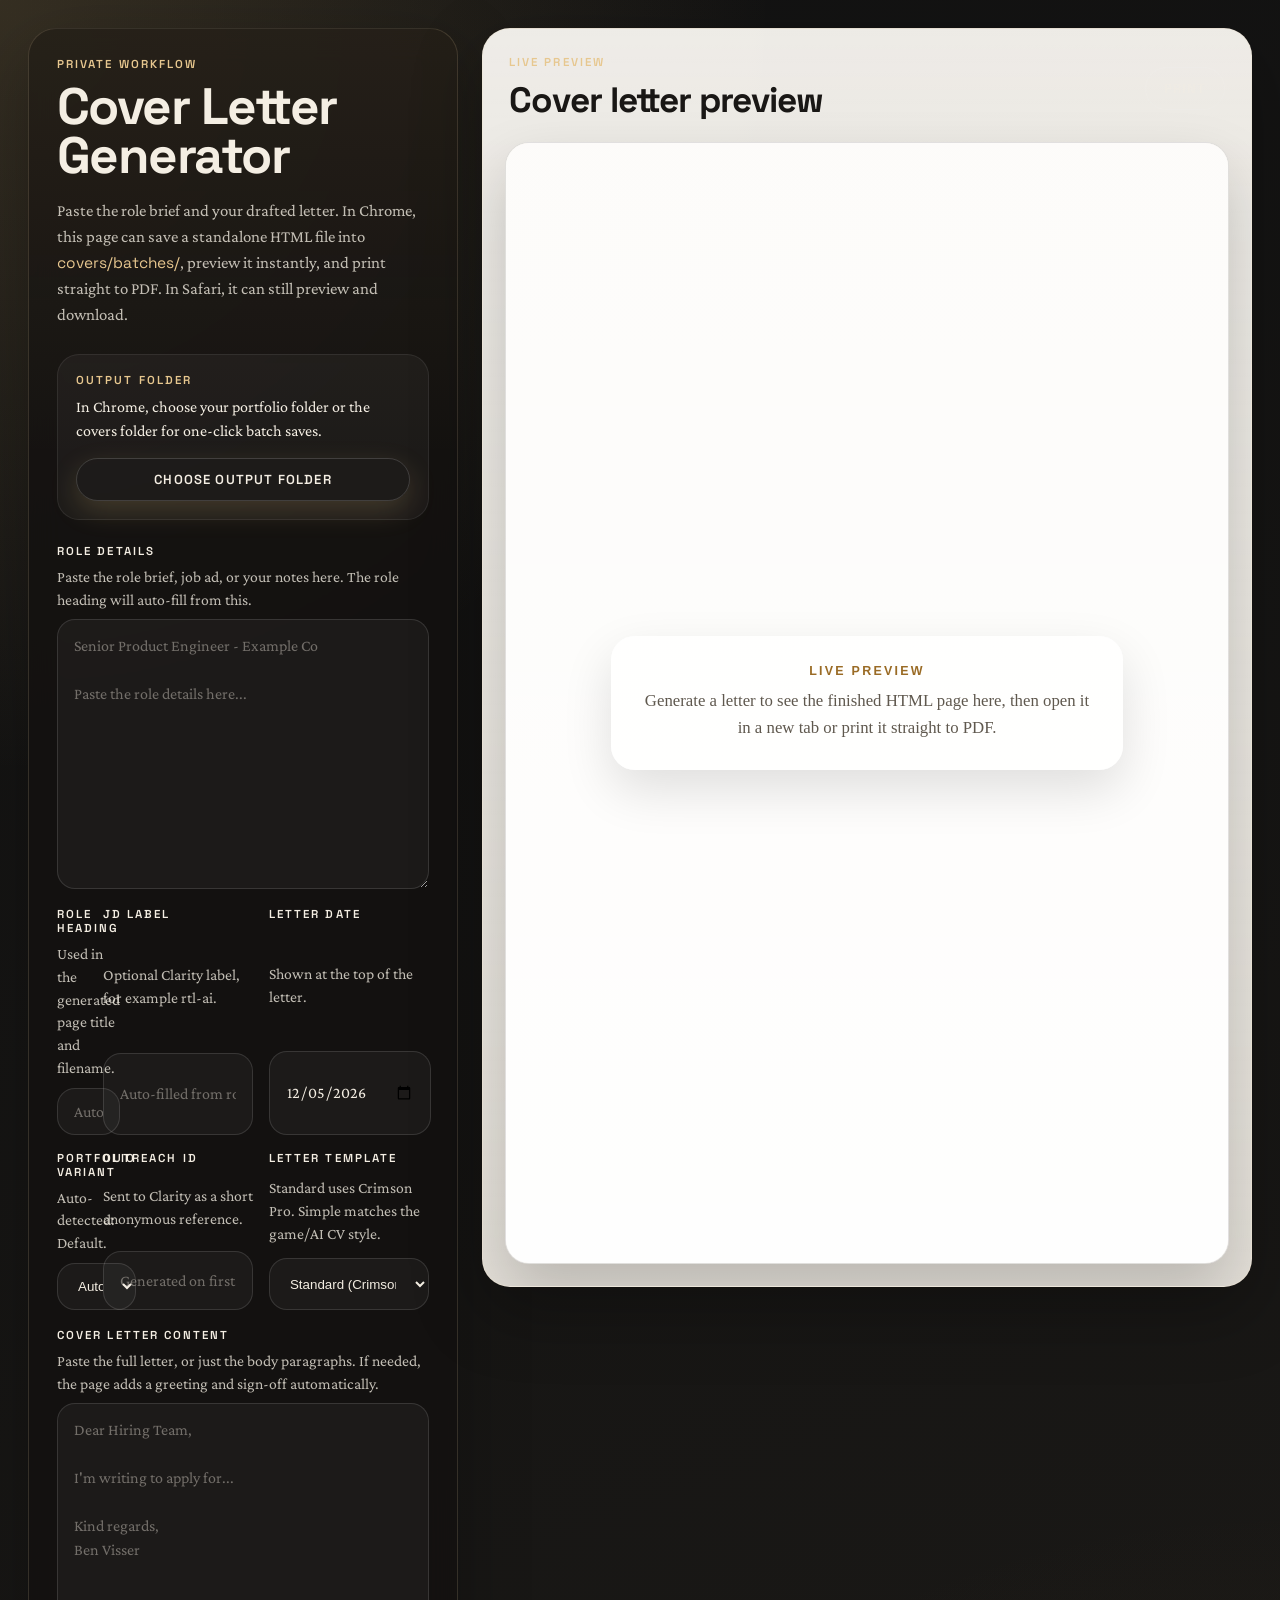
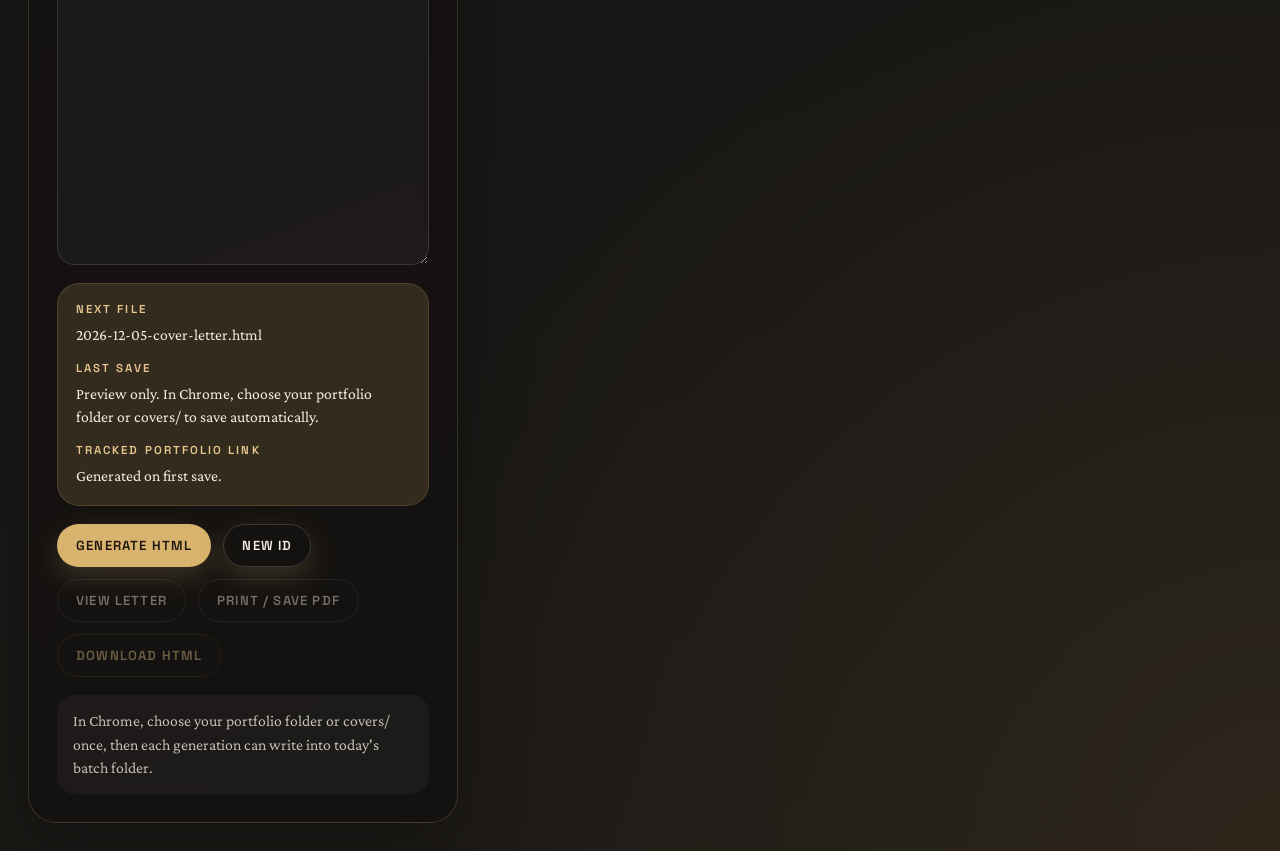
<file: cover-letter-generator.html>
<!DOCTYPE html>
<html lang="en">
<head>
  <meta charset="UTF-8">
  <meta name="viewport" content="width=device-width, initial-scale=1.0">
  <title>Ben Visser - Cover Letter Generator</title>
  <link rel="preconnect" href="https://fonts.googleapis.com">
  <link rel="preconnect" href="https://fonts.gstatic.com" crossorigin>
  <link href="https://fonts.googleapis.com/css2?family=Crimson+Pro:ital,wght@0,400;0,600;1,400;1,600&family=Space+Grotesk:wght@400;500;600;700&display=swap" rel="stylesheet">
  <link rel="stylesheet" href="./assets/css/cover-letter-generator.css">
  <script defer src="./assets/js/cover-letter-generator.js"></script>
</head>
<body>
  <main class="letter-workbench">
    <section class="builder-panel">
      <p class="builder-panel__eyebrow">Private Workflow</p>
      <h1 class="builder-panel__title">Cover Letter Generator</h1>
      <p class="builder-panel__intro">
        Paste the role brief and your drafted letter. In Chrome, this page can save a standalone HTML file into
        <code>covers/batches/</code>, preview it instantly, and print straight to PDF. In Safari, it can still preview and download.
      </p>

      <div class="status-card">
        <div>
          <p class="status-card__label">Output folder</p>
          <p class="status-card__value" data-connection-status>In Chrome, choose your portfolio folder or the covers folder for one-click batch saves.</p>
        </div>
        <button class="action-button action-button--secondary" type="button" data-action="connect-folder">Choose Output Folder</button>
      </div>

      <form class="generator-form" data-generator-form>
        <label class="field">
          <span class="field__label">Role details</span>
          <span class="field__hint">Paste the role brief, job ad, or your notes here. The role heading will auto-fill from this.</span>
          <textarea
            class="field__control field__control--textarea"
            name="roleDetails"
            rows="10"
            data-role-details
            placeholder="Senior Product Engineer - Example Co&#10;&#10;Paste the role details here..."
          ></textarea>
        </label>

        <div class="field-grid">
          <label class="field">
            <span class="field__label">Role heading</span>
            <span class="field__hint">Used in the generated page title and filename.</span>
            <input class="field__control" type="text" name="roleHeading" data-role-heading placeholder="Auto-filled from role details">
          </label>

          <label class="field">
            <span class="field__label">JD label</span>
            <span class="field__hint">Optional Clarity label, for example rtl-ai.</span>
            <input class="field__control" type="text" name="jobDescriptor" data-job-descriptor placeholder="Auto-filled from role heading">
          </label>

          <label class="field">
            <span class="field__label">Letter date</span>
            <span class="field__hint">Shown at the top of the letter.</span>
            <input class="field__control" type="date" name="letterDate" data-letter-date>
          </label>

          <label class="field">
            <span class="field__label">Portfolio variant</span>
            <span class="field__hint" data-variant-hint>Auto-detected from role details.</span>
            <select class="field__control" name="variant" data-variant-select>
              <option value="auto">Auto (best guess)</option>
              <option value="default">Default</option>
              <option value="ai">Agentic AI</option>
            </select>
          </label>

          <label class="field">
            <span class="field__label">Outreach ID</span>
            <span class="field__hint">Sent to Clarity as a short anonymous reference.</span>
            <input class="field__control" type="text" name="outreachId" data-outreach-id placeholder="Generated on first save">
          </label>

          <label class="field">
            <span class="field__label">Letter template</span>
            <span class="field__hint">Standard uses Crimson Pro. Simple matches the game/AI CV style.</span>
            <select class="field__control" name="letterTemplate" data-template-select>
              <option value="standard">Standard (Crimson Pro)</option>
              <option value="simple">Simple (system fonts)</option>
            </select>
          </label>
        </div>

        <label class="field">
          <span class="field__label">Cover letter content</span>
          <span class="field__hint">Paste the full letter, or just the body paragraphs. If needed, the page adds a greeting and sign-off automatically.</span>
          <textarea
            class="field__control field__control--textarea field__control--letter"
            name="letterContent"
            rows="18"
            data-letter-content
            placeholder="Dear Hiring Team,&#10;&#10;I'm writing to apply for...&#10;&#10;Kind regards,&#10;Ben Visser"
          ></textarea>
        </label>

        <div class="output-bar">
          <div>
            <p class="output-bar__label">Next file</p>
            <p class="output-bar__value" data-filename-preview>cover-letter.html</p>
          </div>
          <div>
            <p class="output-bar__label">Last save</p>
            <p class="output-bar__value" data-output-path>Preview only. In Chrome, choose your portfolio folder or covers/ to save automatically.</p>
          </div>
          <div>
            <p class="output-bar__label">Tracked portfolio link</p>
            <p class="output-bar__value" data-outreach-link>Generated on first save.</p>
          </div>
        </div>

        <div class="action-row">
          <button class="action-button" type="button" data-action="generate">Generate HTML</button>
          <button class="action-button action-button--secondary" type="button" data-action="new-outreach-id">New ID</button>
          <button class="action-button action-button--secondary" type="button" data-action="view" disabled>View Letter</button>
          <button class="action-button action-button--secondary" type="button" data-action="print" disabled>Print / Save PDF</button>
          <button class="action-button action-button--ghost" type="button" data-action="download" disabled>Download HTML</button>
        </div>

        <p class="status-message" data-status-message>
          In Chrome, choose your portfolio folder or covers/ once, then each generation can write into today's batch folder.
        </p>
      </form>
    </section>

    <section class="preview-panel">
      <div class="preview-panel__header">
        <div>
          <p class="preview-panel__eyebrow">Live Preview</p>
          <h2 class="preview-panel__title" data-preview-title>Cover letter preview</h2>
        </div>
        <button class="preview-panel__print" type="button" data-action="print" disabled>Print</button>
      </div>

      <div class="preview-panel__frame-wrap">
        <iframe class="preview-panel__frame" title="Generated cover letter preview" data-preview-frame></iframe>
      </div>
    </section>
  </main>
</body>
</html>
</file>
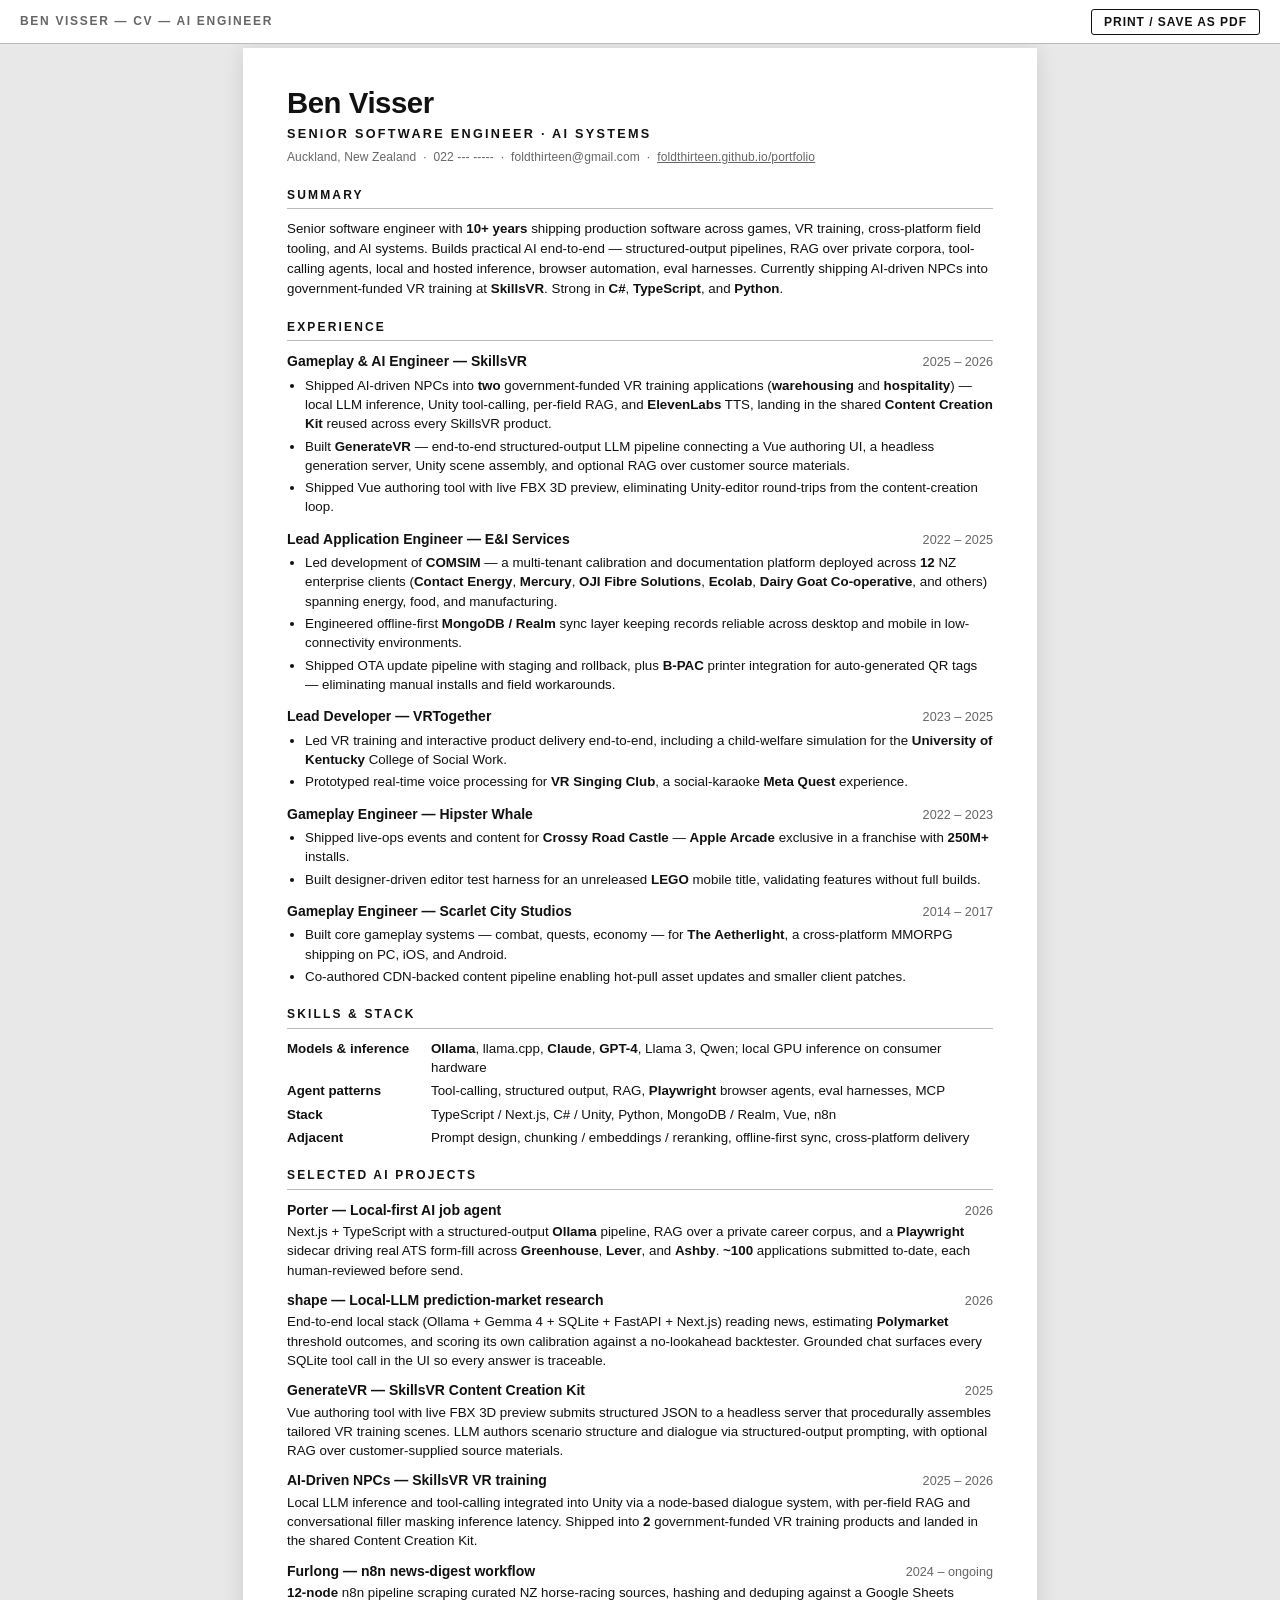
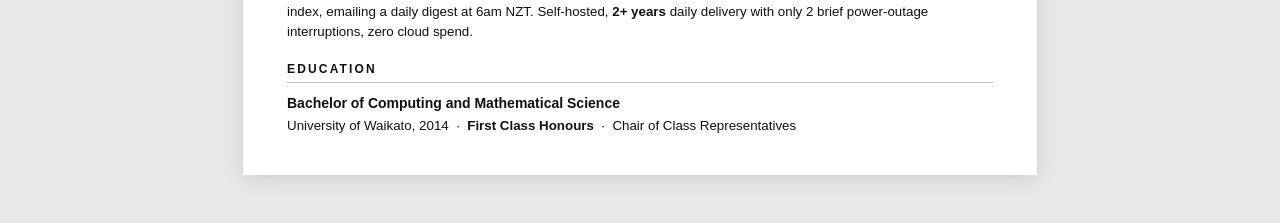
<file: cv-ai.html>
<!DOCTYPE html>
<html lang="en">
<head>
  <meta charset="UTF-8">
  <meta name="viewport" content="width=device-width, initial-scale=1.0">
  <title>Ben Visser — CV — AI Engineer</title>

  <!-- Google Analytics -->
  <script async src="https://www.googletagmanager.com/gtag/js?id=G-DHZDKWL3HM"></script>
  <script>
    window.dataLayer = window.dataLayer || [];
    function gtag(){dataLayer.push(arguments);}
    gtag('js', new Date());
    gtag('config', 'G-DHZDKWL3HM');
  </script>
  <script defer src="./assets/js/clarity-loader.js"></script>

  <style>
    *, *::before, *::after { box-sizing: border-box; margin: 0; padding: 0; }

    :root {
      --ff: -apple-system, BlinkMacSystemFont, "Segoe UI", "Helvetica Neue", Arial, sans-serif;
      --c-text:   #111111;
      --c-muted:  #666666;
      --c-rule:   #bbbbbb;
    }

    html { font-size: 16px; }

    body {
      font-family: var(--ff);
      background: #e8e8e8;
      color: var(--c-text);
      font-size: 10pt;
      line-height: 1.45;
      padding: 48px 16px;
      margin: 0;
    }

    /* ── TOOLBAR (screen only) ── */
    .cv-toolbar {
      position: fixed;
      top: 0; left: 0; right: 0;
      z-index: 100;
      display: flex;
      align-items: center;
      justify-content: space-between;
      padding: 0 20px;
      height: 44px;
      background: #ffffff;
      border-bottom: 1px solid var(--c-rule);
    }

    .cv-toolbar__label {
      font-size: 9pt;
      font-weight: 600;
      letter-spacing: 0.14em;
      text-transform: uppercase;
      color: var(--c-muted);
    }

    .cv-toolbar__btn {
      font-family: var(--ff);
      font-size: 9pt;
      font-weight: 600;
      letter-spacing: 0.08em;
      text-transform: uppercase;
      color: var(--c-text);
      background: none;
      border: 1px solid var(--c-text);
      border-radius: 3px;
      padding: 5px 12px;
      cursor: pointer;
    }

    .cv-toolbar__btn:hover { background: var(--c-text); color: #ffffff; }

    /* ── PAGE ── */
    .cv-page {
      background: #ffffff;
      max-width: 794px;
      margin: 0 auto;
      padding: 40px 44px;
      box-shadow: 0 2px 20px rgba(0,0,0,0.12);
    }

    /* ── HEADER ── */
    .cv-header { margin-bottom: 6px; }

    .cv-header__name {
      font-size: 22pt;
      font-weight: 700;
      letter-spacing: -0.015em;
      line-height: 1.05;
    }

    .cv-header__role {
      font-size: 9.5pt;
      text-transform: uppercase;
      letter-spacing: 0.18em;
      font-weight: 600;
      color: var(--c-text);
      margin-top: 6px;
    }

    .cv-header__contact {
      font-size: 9pt;
      color: var(--c-muted);
      margin-top: 6px;
      letter-spacing: 0.01em;
    }

    .cv-header__contact a { color: inherit; text-decoration: underline; }

    /* ── SECTIONS ── */
    .cv-section { margin-top: 20px; }

    .cv-section-title {
      font-size: 9pt;
      text-transform: uppercase;
      letter-spacing: 0.18em;
      font-weight: 700;
      border-bottom: 1px solid var(--c-rule);
      padding-bottom: 4px;
      margin-bottom: 10px;
      break-after: avoid;
      page-break-after: avoid;
    }

    .cv-summary p {
      font-size: 10pt;
      line-height: 1.5;
    }

    /* ── EXPERIENCE ── */
    .cv-role { margin-bottom: 12px; break-inside: avoid; page-break-inside: avoid; }
    .cv-role:last-child { margin-bottom: 0; }

    .cv-role__header {
      display: flex;
      justify-content: space-between;
      align-items: baseline;
      gap: 12px;
      margin-bottom: 4px;
    }

    .cv-role__title { font-size: 10.5pt; font-weight: 700; }

    .cv-role__dates {
      font-size: 9.5pt;
      color: var(--c-muted);
      font-weight: 400;
      white-space: nowrap;
    }

    .cv-role__bullets { list-style: disc; padding-left: 18px; }

    .cv-role__bullets li {
      font-size: 10pt;
      color: var(--c-text);
      margin-bottom: 3px;
      line-height: 1.45;
    }

    .cv-role__bullets strong { font-weight: 700; }

    /* ── SKILLS ── */
    .cv-skills {
      display: grid;
      grid-template-columns: 130px 1fr;
      column-gap: 14px;
      row-gap: 4px;
      font-size: 10pt;
      break-inside: avoid;
      page-break-inside: avoid;
    }

    .cv-skills__label { font-weight: 700; }
    .cv-skills__value { color: var(--c-text); }
    .cv-skills__value strong { font-weight: 700; }

    /* ── AI PROJECTS ── */
    .cv-project { margin-bottom: 10px; break-inside: avoid; page-break-inside: avoid; }
    .cv-project:last-child { margin-bottom: 0; }

    .cv-project__header {
      display: flex;
      justify-content: space-between;
      align-items: baseline;
      gap: 12px;
      margin-bottom: 2px;
    }

    .cv-project__title { font-size: 10.5pt; font-weight: 700; }

    .cv-project__dates {
      font-size: 9.5pt;
      color: var(--c-muted);
      font-weight: 400;
      white-space: nowrap;
    }

    .cv-project__desc {
      font-size: 10pt;
      color: var(--c-text);
      line-height: 1.45;
    }

    /* ── EDUCATION ── */
    .cv-edu__degree { font-size: 10.5pt; font-weight: 700; }
    .cv-edu__detail { font-size: 10pt; color: var(--c-text); margin-top: 2px; }

    /* ── PRINT ── */
    @media print {
      .cv-toolbar { display: none; }
      body { background: none; padding: 0; font-size: 9.75pt; }
      .cv-page { box-shadow: none; max-width: none; padding: 0; margin: 0; }
      @page { size: A4; margin: 14mm; }
      * { -webkit-print-color-adjust: exact; print-color-adjust: exact; }
    }

    @media (max-width: 640px) {
      body { padding: 8px; }
      .cv-page { padding: 20px; }
      .cv-skills { grid-template-columns: 1fr; }
    }
  </style>
</head>
<body>

  <nav class="cv-toolbar">
    <span class="cv-toolbar__label">Ben Visser &mdash; CV &mdash; AI Engineer</span>
    <button class="cv-toolbar__btn" onclick="window.print()">Print / Save as PDF</button>
  </nav>

  <div class="cv-page">

    <header class="cv-header">
      <h1 class="cv-header__name">Ben Visser</h1>
      <p class="cv-header__role">Senior Software Engineer &middot; AI Systems</p>
      <p class="cv-header__contact">Auckland, New Zealand &nbsp;&middot;&nbsp; 022 --- ----- &nbsp;&middot;&nbsp; foldthirteen@gmail.com &nbsp;&middot;&nbsp; <a href="https://foldthirteen.github.io/portfolio/?v=ai">foldthirteen.github.io/portfolio</a></p>
    </header>

    <section class="cv-section cv-summary">
      <h2 class="cv-section-title">Summary</h2>
      <p>Senior software engineer with <strong>10+ years</strong> shipping production software across games, VR training, cross-platform field tooling, and AI systems. Builds practical AI end-to-end &mdash; structured-output pipelines, RAG over private corpora, tool-calling agents, local and hosted inference, browser automation, eval harnesses. Currently shipping AI-driven NPCs into government-funded VR training at <strong>SkillsVR</strong>. Strong in <strong>C#</strong>, <strong>TypeScript</strong>, and <strong>Python</strong>.</p>
    </section>

    <section class="cv-section">
      <h2 class="cv-section-title">Experience</h2>

      <article class="cv-role">
        <div class="cv-role__header">
          <span class="cv-role__title">Gameplay &amp; AI Engineer &mdash; <strong>SkillsVR</strong></span>
          <span class="cv-role__dates">2025 &ndash; 2026</span>
        </div>
        <ul class="cv-role__bullets">
          <li>Shipped AI-driven NPCs into <strong>two</strong> government-funded VR training applications (<strong>warehousing</strong> and <strong>hospitality</strong>) &mdash; local LLM inference, Unity tool-calling, per-field RAG, and <strong>ElevenLabs</strong> TTS, landing in the shared <strong>Content Creation Kit</strong> reused across every SkillsVR product.</li>
          <li>Built <strong>GenerateVR</strong> &mdash; end-to-end structured-output LLM pipeline connecting a Vue authoring UI, a headless generation server, Unity scene assembly, and optional RAG over customer source materials.</li>
          <li>Shipped Vue authoring tool with live FBX 3D preview, eliminating Unity-editor round-trips from the content-creation loop.</li>
        </ul>
      </article>

      <article class="cv-role">
        <div class="cv-role__header">
          <span class="cv-role__title">Lead Application Engineer &mdash; <strong>E&amp;I Services</strong></span>
          <span class="cv-role__dates">2022 &ndash; 2025</span>
        </div>
        <ul class="cv-role__bullets">
          <li>Led development of <strong>COMSIM</strong> &mdash; a multi-tenant calibration and documentation platform deployed across <strong>12</strong> NZ enterprise clients (<strong>Contact Energy</strong>, <strong>Mercury</strong>, <strong>OJI Fibre Solutions</strong>, <strong>Ecolab</strong>, <strong>Dairy Goat Co-operative</strong>, and others) spanning energy, food, and manufacturing.</li>
          <li>Engineered offline-first <strong>MongoDB / Realm</strong> sync layer keeping records reliable across desktop and mobile in low-connectivity environments.</li>
          <li>Shipped OTA update pipeline with staging and rollback, plus <strong>B-PAC</strong> printer integration for auto-generated QR tags &mdash; eliminating manual installs and field workarounds.</li>
        </ul>
      </article>

      <article class="cv-role">
        <div class="cv-role__header">
          <span class="cv-role__title">Lead Developer &mdash; <strong>VRTogether</strong></span>
          <span class="cv-role__dates">2023 &ndash; 2025</span>
        </div>
        <ul class="cv-role__bullets">
          <li>Led VR training and interactive product delivery end-to-end, including a child-welfare simulation for the <strong>University of Kentucky</strong> College of Social Work.</li>
          <li>Prototyped real-time voice processing for <strong>VR Singing Club</strong>, a social-karaoke <strong>Meta Quest</strong> experience.</li>
        </ul>
      </article>

      <article class="cv-role">
        <div class="cv-role__header">
          <span class="cv-role__title">Gameplay Engineer &mdash; <strong>Hipster Whale</strong></span>
          <span class="cv-role__dates">2022 &ndash; 2023</span>
        </div>
        <ul class="cv-role__bullets">
          <li>Shipped live-ops events and content for <strong>Crossy Road Castle</strong> &mdash; <strong>Apple Arcade</strong> exclusive in a franchise with <strong>250M+</strong> installs.</li>
          <li>Built designer-driven editor test harness for an unreleased <strong>LEGO</strong> mobile title, validating features without full builds.</li>
        </ul>
      </article>

      <article class="cv-role">
        <div class="cv-role__header">
          <span class="cv-role__title">Gameplay Engineer &mdash; <strong>Scarlet City Studios</strong></span>
          <span class="cv-role__dates">2014 &ndash; 2017</span>
        </div>
        <ul class="cv-role__bullets">
          <li>Built core gameplay systems &mdash; combat, quests, economy &mdash; for <strong>The Aetherlight</strong>, a cross-platform MMORPG shipping on PC, iOS, and Android.</li>
          <li>Co-authored CDN-backed content pipeline enabling hot-pull asset updates and smaller client patches.</li>
        </ul>
      </article>

    </section>

    <section class="cv-section">
      <h2 class="cv-section-title">Skills &amp; Stack</h2>
      <div class="cv-skills">
        <div class="cv-skills__label">Models &amp; inference</div>
        <div class="cv-skills__value"><strong>Ollama</strong>, llama.cpp, <strong>Claude</strong>, <strong>GPT-4</strong>, Llama 3, Qwen; local GPU inference on consumer hardware</div>

        <div class="cv-skills__label">Agent patterns</div>
        <div class="cv-skills__value">Tool-calling, structured output, RAG, <strong>Playwright</strong> browser agents, eval harnesses, MCP</div>

        <div class="cv-skills__label">Stack</div>
        <div class="cv-skills__value">TypeScript / Next.js, C# / Unity, Python, MongoDB / Realm, Vue, n8n</div>

        <div class="cv-skills__label">Adjacent</div>
        <div class="cv-skills__value">Prompt design, chunking / embeddings / reranking, offline-first sync, cross-platform delivery</div>
      </div>
    </section>

    <section class="cv-section">
      <h2 class="cv-section-title">Selected AI Projects</h2>

      <article class="cv-project">
        <div class="cv-project__header">
          <span class="cv-project__title"><strong>Porter</strong> &mdash; Local-first AI job agent</span>
          <span class="cv-project__dates">2026</span>
        </div>
        <p class="cv-project__desc">Next.js + TypeScript with a structured-output <strong>Ollama</strong> pipeline, RAG over a private career corpus, and a <strong>Playwright</strong> sidecar driving real ATS form-fill across <strong>Greenhouse</strong>, <strong>Lever</strong>, and <strong>Ashby</strong>. <strong>~100</strong> applications submitted to-date, each human-reviewed before send.</p>
      </article>

      <article class="cv-project">
        <div class="cv-project__header">
          <span class="cv-project__title"><strong>shape</strong> &mdash; Local-LLM prediction-market research</span>
          <span class="cv-project__dates">2026</span>
        </div>
        <p class="cv-project__desc">End-to-end local stack (Ollama + Gemma 4 + SQLite + FastAPI + Next.js) reading news, estimating <strong>Polymarket</strong> threshold outcomes, and scoring its own calibration against a no-lookahead backtester. Grounded chat surfaces every SQLite tool call in the UI so every answer is traceable.</p>
      </article>

      <article class="cv-project">
        <div class="cv-project__header">
          <span class="cv-project__title"><strong>GenerateVR</strong> &mdash; SkillsVR Content Creation Kit</span>
          <span class="cv-project__dates">2025</span>
        </div>
        <p class="cv-project__desc">Vue authoring tool with live FBX 3D preview submits structured JSON to a headless server that procedurally assembles tailored VR training scenes. LLM authors scenario structure and dialogue via structured-output prompting, with optional RAG over customer-supplied source materials.</p>
      </article>

      <article class="cv-project">
        <div class="cv-project__header">
          <span class="cv-project__title"><strong>AI-Driven NPCs</strong> &mdash; SkillsVR VR training</span>
          <span class="cv-project__dates">2025 &ndash; 2026</span>
        </div>
        <p class="cv-project__desc">Local LLM inference and tool-calling integrated into Unity via a node-based dialogue system, with per-field RAG and conversational filler masking inference latency. Shipped into <strong>2</strong> government-funded VR training products and landed in the shared Content Creation Kit.</p>
      </article>

      <article class="cv-project">
        <div class="cv-project__header">
          <span class="cv-project__title"><strong>Furlong</strong> &mdash; n8n news-digest workflow</span>
          <span class="cv-project__dates">2024 &ndash; ongoing</span>
        </div>
        <p class="cv-project__desc"><strong>12-node</strong> n8n pipeline scraping curated NZ horse-racing sources, hashing and deduping against a Google Sheets index, emailing a daily digest at 6am NZT. Self-hosted, <strong>2+ years</strong> daily delivery with only 2 brief power-outage interruptions, zero cloud spend.</p>
      </article>

    </section>

    <section class="cv-section">
      <h2 class="cv-section-title">Education</h2>
      <p class="cv-edu__degree">Bachelor of Computing and Mathematical Science</p>
      <p class="cv-edu__detail">University of Waikato, 2014 &nbsp;&middot;&nbsp; <strong>First Class Honours</strong> &nbsp;&middot;&nbsp; Chair of Class Representatives</p>
    </section>

  </div>

</body>
</html>
</file>
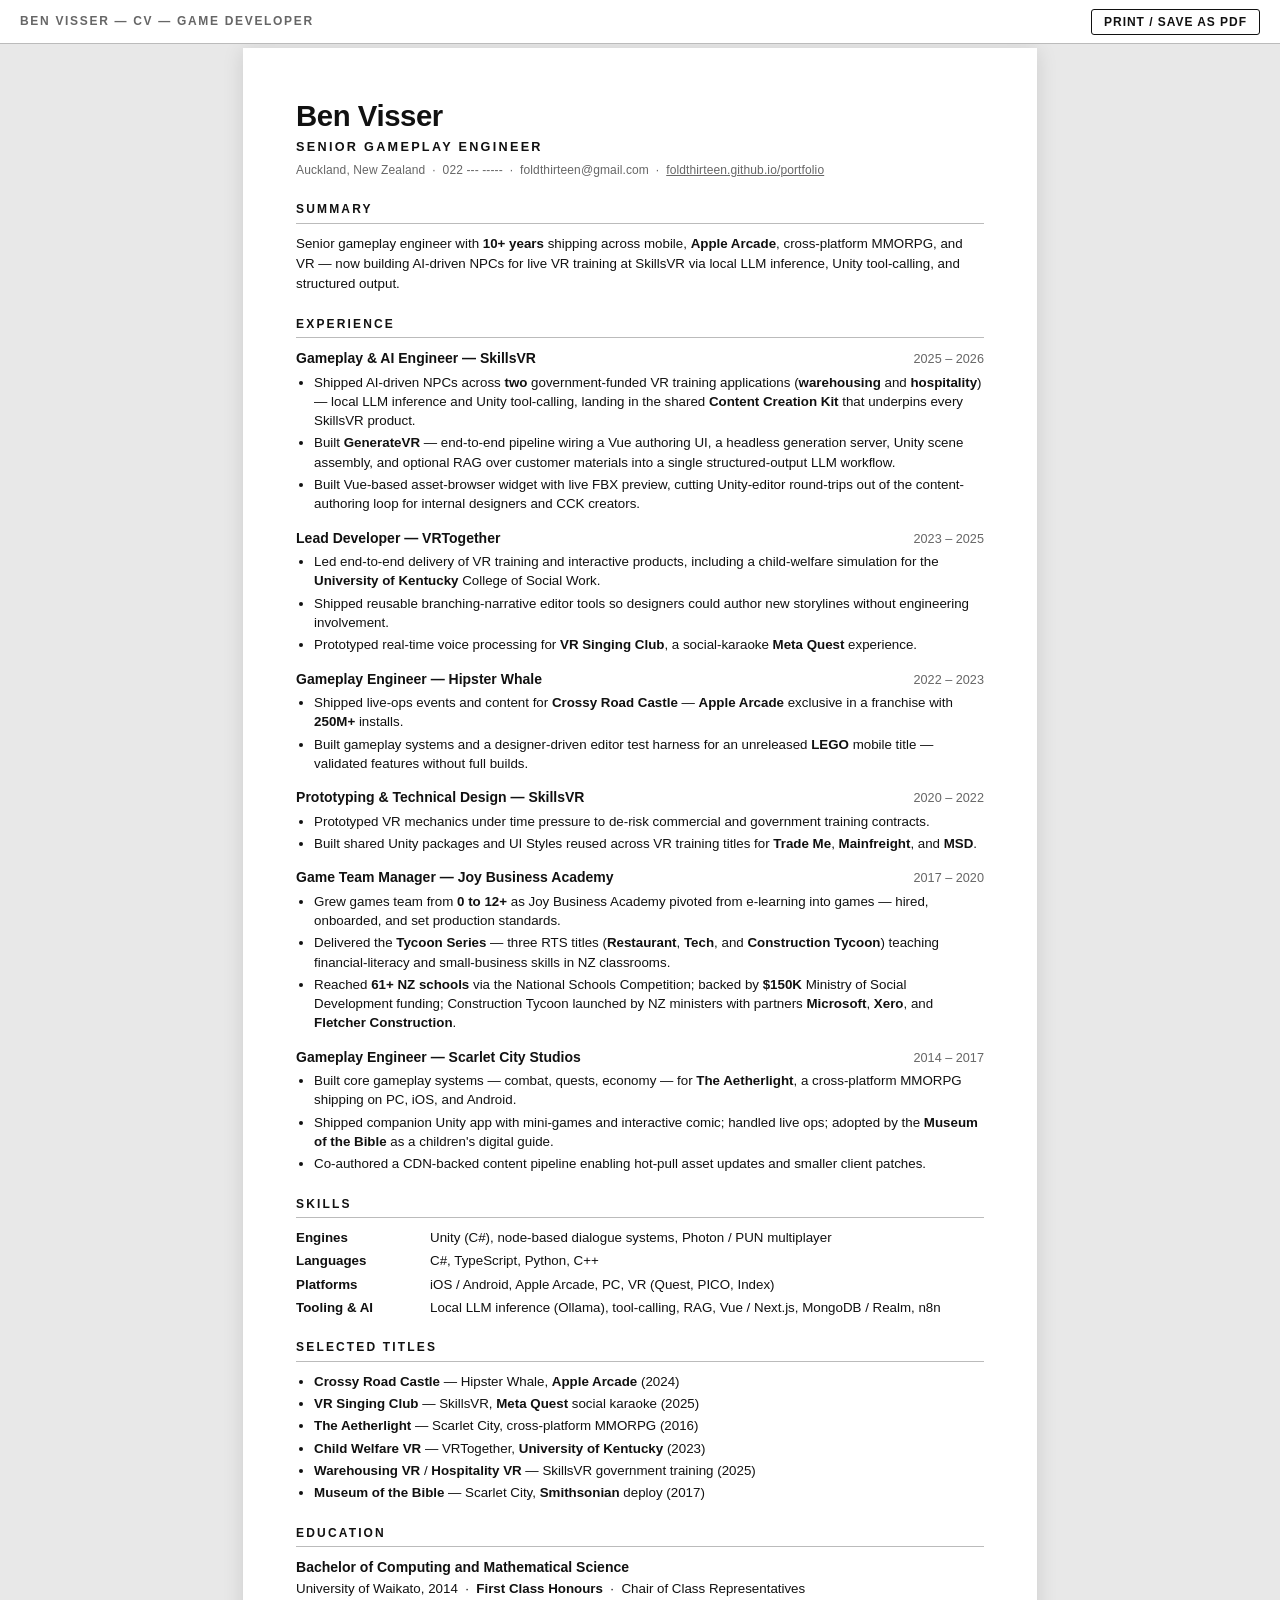
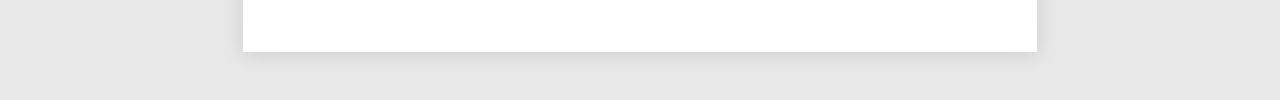
<file: cv-gamedev.html>
<!DOCTYPE html>
<html lang="en">
<head>
  <meta charset="UTF-8">
  <meta name="viewport" content="width=device-width, initial-scale=1.0">
  <title>Ben Visser — CV — Game Developer</title>

  <!-- Google Analytics -->
  <script async src="https://www.googletagmanager.com/gtag/js?id=G-DHZDKWL3HM"></script>
  <script>
    window.dataLayer = window.dataLayer || [];
    function gtag(){dataLayer.push(arguments);}
    gtag('js', new Date());
    gtag('config', 'G-DHZDKWL3HM');
  </script>
  <script defer src="./assets/js/clarity-loader.js"></script>

  <style>
    *, *::before, *::after { box-sizing: border-box; margin: 0; padding: 0; }

    :root {
      --ff: -apple-system, BlinkMacSystemFont, "Segoe UI", "Helvetica Neue", Arial, sans-serif;
      --c-text:   #111111;
      --c-muted:  #666666;
      --c-rule:   #bbbbbb;
      --page-width: 210mm;
      --page-min-height: 297mm;
      --page-pad-y: 14mm;
      --page-pad-x: 14mm;
    }

    html { font-size: 16px; }

    body {
      font-family: var(--ff);
      background: #e8e8e8;
      color: var(--c-text);
      font-size: 10pt;
      line-height: 1.45;
      padding: 48px 16px;
      margin: 0;
    }

    /* ── TOOLBAR (screen only) ── */
    .cv-toolbar {
      position: fixed;
      top: 0; left: 0; right: 0;
      z-index: 100;
      display: flex;
      align-items: center;
      justify-content: space-between;
      padding: 0 20px;
      height: 44px;
      background: #ffffff;
      border-bottom: 1px solid var(--c-rule);
    }

    .cv-toolbar__label {
      font-size: 9pt;
      font-weight: 600;
      letter-spacing: 0.14em;
      text-transform: uppercase;
      color: var(--c-muted);
    }

    .cv-toolbar__btn {
      font-family: var(--ff);
      font-size: 9pt;
      font-weight: 600;
      letter-spacing: 0.08em;
      text-transform: uppercase;
      color: var(--c-text);
      background: none;
      border: 1px solid var(--c-text);
      border-radius: 3px;
      padding: 5px 12px;
      cursor: pointer;
    }

    .cv-toolbar__btn:hover { background: var(--c-text); color: #ffffff; }

    /* ── PAGE ── */
    .cv-page {
      background: #ffffff;
      width: min(var(--page-width), calc(100vw - 32px));
      min-height: var(--page-min-height);
      margin: 0 auto;
      padding: var(--page-pad-y) var(--page-pad-x);
      box-shadow: 0 2px 20px rgba(0,0,0,0.12);
    }

    /* ── HEADER ── */
    .cv-header {
      margin-bottom: 6px;
    }

    .cv-header__name {
      font-size: 22pt;
      font-weight: 700;
      letter-spacing: -0.015em;
      line-height: 1.05;
    }

    .cv-header__role {
      font-size: 9.5pt;
      text-transform: uppercase;
      letter-spacing: 0.18em;
      font-weight: 600;
      color: var(--c-text);
      margin-top: 6px;
    }

    .cv-header__contact {
      font-size: 9pt;
      color: var(--c-muted);
      margin-top: 6px;
      letter-spacing: 0.01em;
    }

    .cv-header__contact a { color: inherit; text-decoration: underline; }

    /* ── SECTIONS ── */
    .cv-section {
      margin-top: 22px;
    }

    .cv-section-title {
      font-size: 9pt;
      text-transform: uppercase;
      letter-spacing: 0.18em;
      font-weight: 700;
      border-bottom: 1px solid var(--c-rule);
      padding-bottom: 4px;
      margin-bottom: 10px;
      break-after: avoid;
      page-break-after: avoid;
    }

    .cv-summary p {
      font-size: 10pt;
      line-height: 1.5;
    }

    /* ── EXPERIENCE ── */
    .cv-role { margin-bottom: 14px; break-inside: avoid; page-break-inside: avoid; }
    .cv-role:last-child { margin-bottom: 0; }

    .cv-role__header {
      display: flex;
      justify-content: space-between;
      align-items: baseline;
      gap: 12px;
      margin-bottom: 4px;
    }

    .cv-role__title {
      font-size: 10.5pt;
      font-weight: 700;
    }

    .cv-role__dates {
      font-size: 9.5pt;
      color: var(--c-muted);
      font-weight: 400;
      white-space: nowrap;
    }

    .cv-role__bullets {
      list-style: disc;
      padding-left: 18px;
    }

    .cv-role__bullets li {
      font-size: 10pt;
      color: var(--c-text);
      margin-bottom: 3px;
      line-height: 1.45;
    }

    .cv-role__bullets strong { font-weight: 700; }

    /* ── SKILLS ── */
    .cv-skills {
      display: grid;
      grid-template-columns: 120px 1fr;
      column-gap: 14px;
      row-gap: 4px;
      font-size: 10pt;
      break-inside: avoid;
      page-break-inside: avoid;
    }

    .cv-skills__label { font-weight: 700; }
    .cv-skills__value { color: var(--c-text); }

    /* ── TITLE LIST ── */
    .cv-titles { list-style: disc; padding-left: 18px; break-inside: avoid; page-break-inside: avoid; }
    .cv-titles li {
      font-size: 10pt;
      margin-bottom: 3px;
      line-height: 1.45;
    }

    /* ── EDUCATION ── */
    .cv-edu__degree { font-size: 10.5pt; font-weight: 700; }
    .cv-edu__detail { font-size: 10pt; color: var(--c-text); margin-top: 2px; }

    /* ── PRINT ── */
    @media print {
      .cv-toolbar { display: none; }
      html, body { margin: 0; padding: 0; background: none; }
      .cv-page {
        width: var(--page-width);
        min-height: var(--page-min-height);
        margin: 0;
        padding: var(--page-pad-y) var(--page-pad-x);
        box-shadow: none;
      }
      @page { size: A4; margin: 0; }
      * { -webkit-print-color-adjust: exact; print-color-adjust: exact; }
    }

    @media (max-width: 640px) {
      body { padding: 8px; }
      .cv-page { width: 100%; min-height: 0; padding: 20px; }
      .cv-skills { grid-template-columns: 1fr; }
    }
  </style>
</head>
<body>

  <nav class="cv-toolbar">
    <span class="cv-toolbar__label">Ben Visser &mdash; CV &mdash; Game Developer</span>
    <button class="cv-toolbar__btn" onclick="window.print()">Print / Save as PDF</button>
  </nav>

  <div class="cv-page">

    <header class="cv-header">
      <h1 class="cv-header__name">Ben Visser</h1>
      <p class="cv-header__role">Senior Gameplay Engineer</p>
      <p class="cv-header__contact">Auckland, New Zealand &nbsp;&middot;&nbsp; 022 --- ----- &nbsp;&middot;&nbsp; foldthirteen@gmail.com &nbsp;&middot;&nbsp; <a href="https://foldthirteen.github.io/portfolio/">foldthirteen.github.io/portfolio</a></p>
    </header>

    <section class="cv-section cv-summary">
      <h2 class="cv-section-title">Summary</h2>
      <p>Senior gameplay engineer with <strong>10+ years</strong> shipping across mobile, <strong>Apple Arcade</strong>, cross-platform MMORPG, and VR &mdash; now building AI-driven NPCs for live VR training at SkillsVR via local LLM inference, Unity tool-calling, and structured output.</p>
    </section>

    <section class="cv-section">
      <h2 class="cv-section-title">Experience</h2>

      <article class="cv-role">
        <div class="cv-role__header">
          <span class="cv-role__title">Gameplay &amp; AI Engineer &mdash; <strong>SkillsVR</strong></span>
          <span class="cv-role__dates">2025 &ndash; 2026</span>
        </div>
        <ul class="cv-role__bullets">
          <li>Shipped AI-driven NPCs across <strong>two</strong> government-funded VR training applications (<strong>warehousing</strong> and <strong>hospitality</strong>) &mdash; local LLM inference and Unity tool-calling, landing in the shared <strong>Content Creation Kit</strong> that underpins every SkillsVR product.</li>
          <li>Built <strong>GenerateVR</strong> &mdash; end-to-end pipeline wiring a Vue authoring UI, a headless generation server, Unity scene assembly, and optional RAG over customer materials into a single structured-output LLM workflow.</li>
          <li>Built Vue-based asset-browser widget with live FBX preview, cutting Unity-editor round-trips out of the content-authoring loop for internal designers and CCK creators.</li>
        </ul>
      </article>

      <article class="cv-role">
        <div class="cv-role__header">
          <span class="cv-role__title">Lead Developer &mdash; <strong>VRTogether</strong></span>
          <span class="cv-role__dates">2023 &ndash; 2025</span>
        </div>
        <ul class="cv-role__bullets">
          <li>Led end-to-end delivery of VR training and interactive products, including a child-welfare simulation for the <strong>University of Kentucky</strong> College of Social Work.</li>
          <li>Shipped reusable branching-narrative editor tools so designers could author new storylines without engineering involvement.</li>
          <li>Prototyped real-time voice processing for <strong>VR Singing Club</strong>, a social-karaoke <strong>Meta Quest</strong> experience.</li>
        </ul>
      </article>

      <article class="cv-role">
        <div class="cv-role__header">
          <span class="cv-role__title">Gameplay Engineer &mdash; <strong>Hipster Whale</strong></span>
          <span class="cv-role__dates">2022 &ndash; 2023</span>
        </div>
        <ul class="cv-role__bullets">
          <li>Shipped live-ops events and content for <strong>Crossy Road Castle</strong> &mdash; <strong>Apple Arcade</strong> exclusive in a franchise with <strong>250M+</strong> installs.</li>
          <li>Built gameplay systems and a designer-driven editor test harness for an unreleased <strong>LEGO</strong> mobile title &mdash; validated features without full builds.</li>
        </ul>
      </article>

      <article class="cv-role">
        <div class="cv-role__header">
          <span class="cv-role__title">Prototyping &amp; Technical Design &mdash; <strong>SkillsVR</strong></span>
          <span class="cv-role__dates">2020 &ndash; 2022</span>
        </div>
        <ul class="cv-role__bullets">
          <li>Prototyped VR mechanics under time pressure to de-risk commercial and government training contracts.</li>
          <li>Built shared Unity packages and UI Styles reused across VR training titles for <strong>Trade Me</strong>, <strong>Mainfreight</strong>, and <strong>MSD</strong>.</li>
        </ul>
      </article>

      <article class="cv-role">
        <div class="cv-role__header">
          <span class="cv-role__title">Game Team Manager &mdash; <strong>Joy Business Academy</strong></span>
          <span class="cv-role__dates">2017 &ndash; 2020</span>
        </div>
        <ul class="cv-role__bullets">
          <li>Grew games team from <strong>0 to 12+</strong> as Joy Business Academy pivoted from e-learning into games &mdash; hired, onboarded, and set production standards.</li>
          <li>Delivered the <strong>Tycoon Series</strong> &mdash; three RTS titles (<strong>Restaurant</strong>, <strong>Tech</strong>, and <strong>Construction Tycoon</strong>) teaching financial-literacy and small-business skills in NZ classrooms.</li>
          <li>Reached <strong>61+ NZ schools</strong> via the National Schools Competition; backed by <strong>$150K</strong> Ministry of Social Development funding; Construction Tycoon launched by NZ ministers with partners <strong>Microsoft</strong>, <strong>Xero</strong>, and <strong>Fletcher Construction</strong>.</li>
        </ul>
      </article>

      <article class="cv-role">
        <div class="cv-role__header">
          <span class="cv-role__title">Gameplay Engineer &mdash; <strong>Scarlet City Studios</strong></span>
          <span class="cv-role__dates">2014 &ndash; 2017</span>
        </div>
        <ul class="cv-role__bullets">
          <li>Built core gameplay systems &mdash; combat, quests, economy &mdash; for <strong>The Aetherlight</strong>, a cross-platform MMORPG shipping on PC, iOS, and Android.</li>
          <li>Shipped companion Unity app with mini-games and interactive comic; handled live ops; adopted by the <strong>Museum of the Bible</strong> as a children's digital guide.</li>
          <li>Co-authored a CDN-backed content pipeline enabling hot-pull asset updates and smaller client patches.</li>
        </ul>
      </article>

    </section>

    <section class="cv-section">
      <h2 class="cv-section-title">Skills</h2>
      <div class="cv-skills">
        <div class="cv-skills__label">Engines</div>
        <div class="cv-skills__value">Unity (C#), node-based dialogue systems, Photon / PUN multiplayer</div>

        <div class="cv-skills__label">Languages</div>
        <div class="cv-skills__value">C#, TypeScript, Python, C++</div>

        <div class="cv-skills__label">Platforms</div>
        <div class="cv-skills__value">iOS / Android, Apple Arcade, PC, VR (Quest, PICO, Index)</div>

        <div class="cv-skills__label">Tooling &amp; AI</div>
        <div class="cv-skills__value">Local LLM inference (Ollama), tool-calling, RAG, Vue / Next.js, MongoDB / Realm, n8n</div>
      </div>
    </section>

    <section class="cv-section">
      <h2 class="cv-section-title">Selected Titles</h2>
      <ul class="cv-titles">
        <li><strong>Crossy Road Castle</strong> &mdash; Hipster Whale, <strong>Apple Arcade</strong> (2024)</li>
        <li><strong>VR Singing Club</strong> &mdash; SkillsVR, <strong>Meta Quest</strong> social karaoke (2025)</li>
        <li><strong>The Aetherlight</strong> &mdash; Scarlet City, cross-platform MMORPG (2016)</li>
        <li><strong>Child Welfare VR</strong> &mdash; VRTogether, <strong>University of Kentucky</strong> (2023)</li>
        <li><strong>Warehousing VR</strong> / <strong>Hospitality VR</strong> &mdash; SkillsVR government training (2025)</li>
        <li><strong>Museum of the Bible</strong> &mdash; Scarlet City, <strong>Smithsonian</strong> deploy (2017)</li>
      </ul>
    </section>

    <section class="cv-section">
      <h2 class="cv-section-title">Education</h2>
      <p class="cv-edu__degree">Bachelor of Computing and Mathematical Science</p>
      <p class="cv-edu__detail">University of Waikato, 2014 &nbsp;&middot;&nbsp; <strong>First Class Honours</strong> &nbsp;&middot;&nbsp; Chair of Class Representatives</p>
    </section>

  </div>

</body>
</html>
</file>
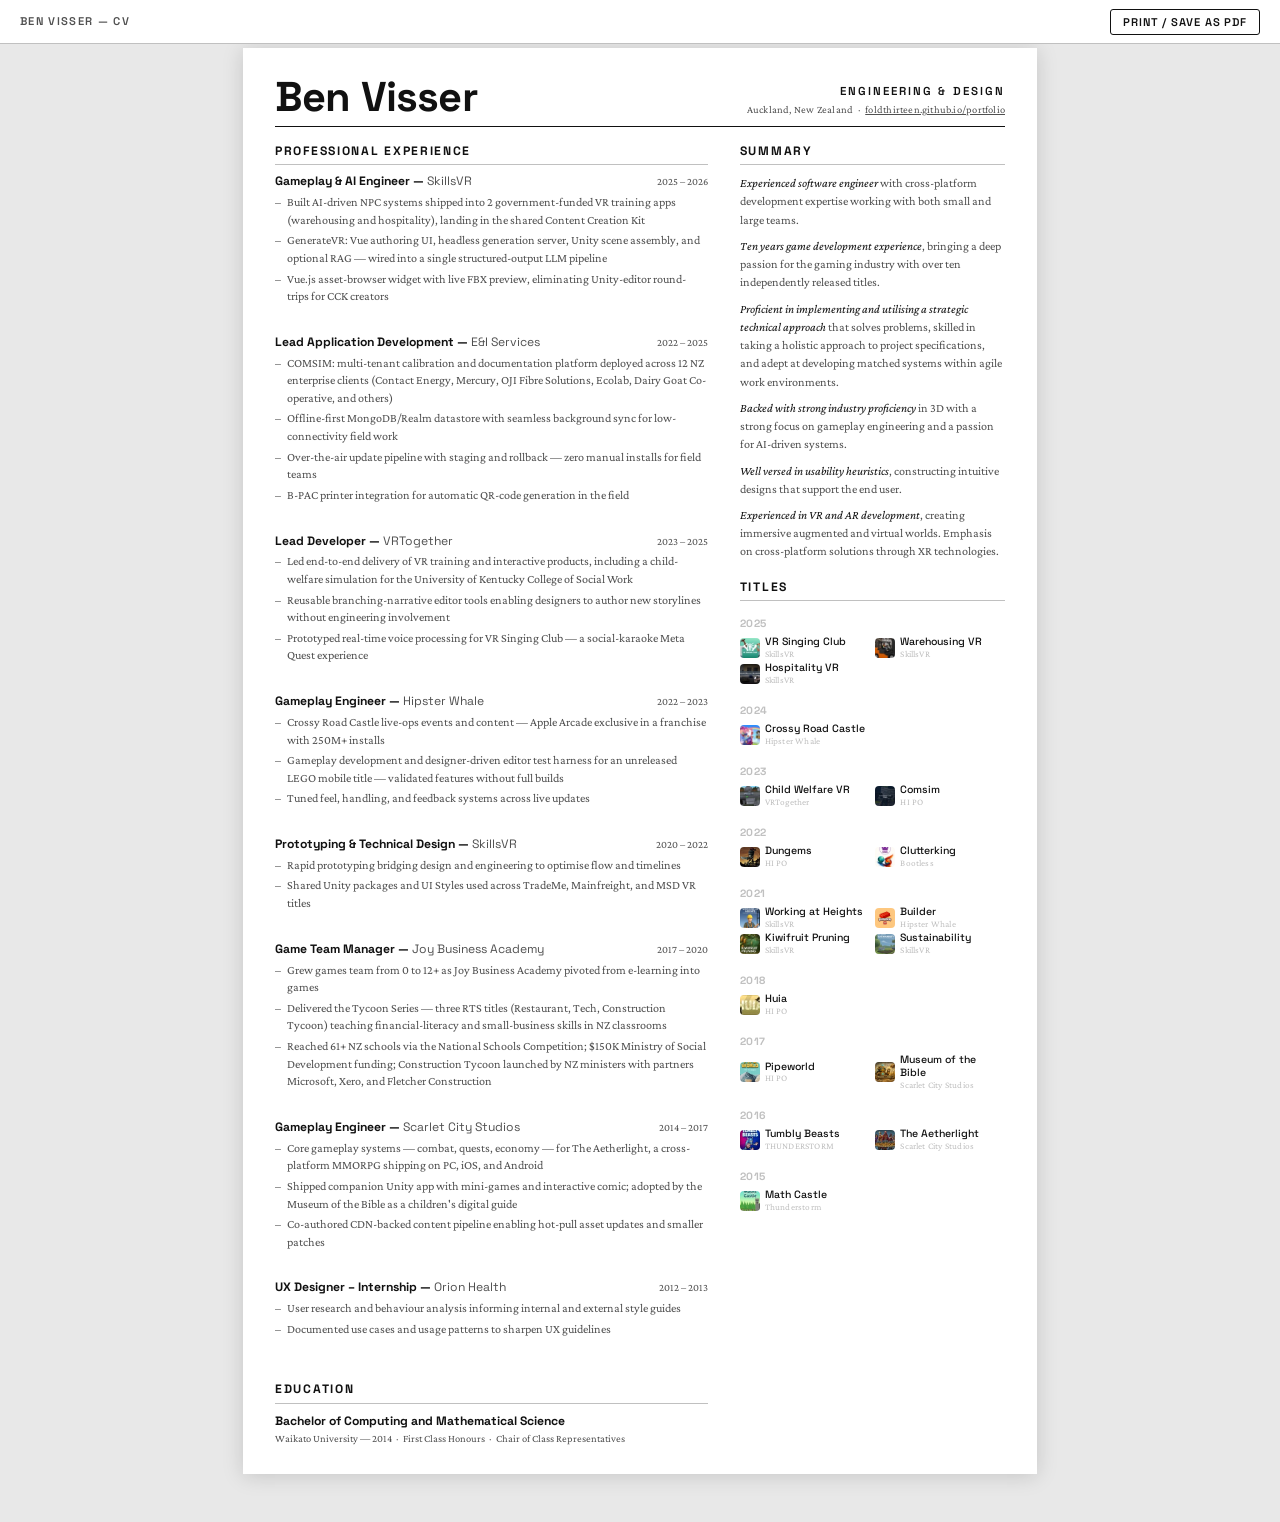
<file: cv-upwork.html>
<!DOCTYPE html>
<html lang="en">
<head>
  <meta charset="UTF-8">
  <meta name="viewport" content="width=device-width, initial-scale=1.0">
  <title>Ben Visser — CV (Upwork)</title>

  <!-- Google Analytics -->
  <script async src="https://www.googletagmanager.com/gtag/js?id=G-DHZDKWL3HM"></script>
  <script>
    window.dataLayer = window.dataLayer || [];
    function gtag(){dataLayer.push(arguments);}
    gtag('js', new Date());
    gtag('config', 'G-DHZDKWL3HM');
  </script>
  <script defer src="./assets/js/clarity-loader.js"></script>

  <link rel="preconnect" href="https://fonts.googleapis.com">
  <link rel="preconnect" href="https://fonts.gstatic.com" crossorigin>
  <link href="https://fonts.googleapis.com/css2?family=Crimson+Pro:ital,wght@0,400;0,600;1,400;1,600&family=Space+Grotesk:wght@400;500;600;700&display=swap" rel="stylesheet">
  <style>
    *, *::before, *::after { box-sizing: border-box; margin: 0; padding: 0; }

    :root {
      --ff-display: 'Space Grotesk', Georgia, sans-serif;
      --ff-body:    'Crimson Pro', Georgia, serif;
      --color-bg:      #ffffff;
      --color-surface: #ebebeb;
      --color-text:    #111111;
      --color-muted:   #505050;
      --color-rule:    #c0c0c0;
      --fs-name:   clamp(2rem, 5vw, 2.6rem);
      --fs-label:  clamp(0.58rem, 1.2vw, 0.72rem);
      --fs-head:   clamp(0.62rem, 1.3vw, 0.76rem);
      --fs-body:   clamp(0.64rem, 1.25vw, 0.76rem);
      --fs-small:  clamp(0.56rem, 1.05vw, 0.66rem);
    }

    html { font-size: 16px; }

    body {
      font-family: var(--ff-body);
      background: #e8e8e8;
      color: var(--color-text);
      line-height: 1.45;
      padding: 48px 16px 48px;
      margin: 0;
    }

    /* ── TOOLBAR ── */
    .cv-toolbar {
      position: fixed;
      top: 0;
      left: 0;
      right: 0;
      z-index: 100;
      display: flex;
      align-items: center;
      justify-content: space-between;
      padding: 0 20px;
      height: 44px;
      background: var(--color-bg);
      border-bottom: 1px solid var(--color-rule);
    }

    .cv-toolbar__label {
      font-family: var(--ff-display);
      font-size: 0.7rem;
      font-weight: 600;
      letter-spacing: 0.12em;
      text-transform: uppercase;
      color: var(--color-muted);
    }

    .cv-toolbar__btn {
      font-family: var(--ff-display);
      font-size: 0.7rem;
      font-weight: 600;
      letter-spacing: 0.08em;
      text-transform: uppercase;
      color: var(--color-text);
      background: none;
      border: 1px solid var(--color-text);
      border-radius: 3px;
      padding: 5px 12px;
      cursor: pointer;
      transition: background 0.15s, color 0.15s;
    }

    .cv-toolbar__btn:hover {
      background: var(--color-text);
      color: var(--color-bg);
    }

    /* ── PAGE CARD ── */
    .cv-page {
      background: var(--color-bg);
      max-width: 794px;
      margin: 0 auto;
      padding: 28px 32px;
      box-shadow: 0 2px 20px rgba(0,0,0,0.15);
    }

    /* ── HEADER ── */
    .cv-header {
      display: flex;
      justify-content: space-between;
      align-items: flex-end;
      padding-bottom: 8px;
      border-bottom: 1.5px solid var(--color-text);
      margin-bottom: 16px;
    }

    .cv-header__right {
      display: flex;
      flex-direction: column;
      align-items: flex-end;
      gap: 3px;
    }

    .cv-header__name {
      font-family: var(--ff-display);
      font-size: var(--fs-name);
      font-weight: 700;
      letter-spacing: -0.02em;
      line-height: 1;
    }

    .cv-header__title {
      font-family: var(--ff-display);
      font-size: var(--fs-label);
      font-weight: 600;
      letter-spacing: 0.18em;
      text-transform: uppercase;
      text-align: right;
    }

    .cv-header__contact {
      font-size: var(--fs-small);
      color: var(--color-muted);
      text-align: right;
      letter-spacing: 0.02em;
    }

    /* ── BODY: two-column grid ── */
    .cv-body {
      display: grid;
      grid-template-columns: 62fr 38fr;
      column-gap: 32px;
      align-items: stretch;
    }

    /* ── SECTION HEADING ── */
    .cv-section-title {
      font-family: var(--ff-display);
      font-size: var(--fs-head);
      font-weight: 700;
      letter-spacing: 0.14em;
      text-transform: uppercase;
      color: var(--color-text);
      border-bottom: 1px solid var(--color-rule);
      padding-bottom: 4px;
      margin-bottom: 9px;
    }

    /* ── LEFT COLUMN ── */
    .cv-left {
      display: flex;
      flex-direction: column;
    }

    /* ── EXPERIENCE ENTRIES ── */
    .cv-experience {
      display: flex;
      flex-direction: column;
      margin-bottom: 20px;
    }

    .cv-roles {
      display: flex;
      flex-direction: column;
      gap: 26px;
    }

    article.cv-role {}

    .cv-role__header {
      display: grid;
      grid-template-columns: 1fr auto;
      column-gap: 8px;
      align-items: baseline;
      margin-bottom: 4px;
    }

    .cv-role__title {
      font-family: var(--ff-display);
      font-size: var(--fs-body);
      font-weight: 700;
      line-height: 1.3;
    }

    .cv-role__company {
      font-weight: 400;
      color: var(--color-muted);
    }

    .cv-role__dates {
      font-size: var(--fs-small);
      color: var(--color-muted);
      white-space: nowrap;
      text-align: right;
    }

    .cv-role__bullets {
      list-style: none;
      padding: 0;
    }

    .cv-role__bullets li {
      font-size: var(--fs-body);
      color: var(--color-muted);
      padding-left: 1em;
      position: relative;
      line-height: 1.45;
      margin-bottom: 3px;
    }

    .cv-role__bullets li::before {
      content: "–";
      position: absolute;
      left: 0;
    }

    /* ── EDUCATION ── */
    .cv-education { margin-top: auto; padding-top: 20px; }

    .cv-edu__degree {
      font-family: var(--ff-display);
      font-size: var(--fs-body);
      font-weight: 700;
    }

    .cv-edu__detail {
      font-size: var(--fs-small);
      color: var(--color-muted);
    }

    /* ── SUMMARY ── */
    .cv-summary { margin-bottom: 18px; }

    .cv-summary__para {
      font-size: var(--fs-body);
      color: var(--color-muted);
      margin-bottom: 8px;
      line-height: 1.5;
    }

    .cv-summary__para strong {
      color: var(--color-text);
      font-weight: 400;
      font-style: italic;
    }

    /* ── INDEPENDENT TITLES ── */
    .cv-titles-list { margin-top: 8px; }

    .cv-titles-year {
      margin-top: 11px;
      margin-bottom: 3px;
    }

    .cv-titles-year:first-child { margin-top: 2px; }

    .cv-titles-year__num {
      font-family: var(--ff-display);
      font-size: var(--fs-small);
      font-weight: 700;
      color: var(--color-rule);
      letter-spacing: 0.04em;
    }

    .cv-titles-row {
      display: grid;
      grid-template-columns: 1fr 1fr;
      gap: 2px 6px;
    }

    .cv-title-entry {
      display: flex;
      align-items: center;
      gap: 5px;
    }

    .cv-title-entry__thumb {
      width: 20px;
      height: 20px;
      border-radius: 4px;
      object-fit: cover;
      flex-shrink: 0;
    }

    .cv-title-entry__thumb--placeholder {
      width: 20px;
      height: 20px;
      border-radius: 4px;
      background: var(--color-surface);
      flex-shrink: 0;
    }

    .cv-title-entry__info {
      display: flex;
      flex-direction: column;
      gap: 0;
    }

    .cv-title-entry__name {
      font-family: var(--ff-display);
      font-size: var(--fs-small);
      font-weight: 500;
      line-height: 1.2;
    }

    .cv-title-entry__studio {
      font-size: calc(var(--fs-small) * 0.88);
      color: var(--color-rule);
      line-height: 1.2;
      letter-spacing: 0.02em;
    }

    /* ── PRINT ── */
    @media print {
      .cv-toolbar { display: none; }
      body { background: none; padding: 0; }
      .cv-page { box-shadow: none; max-width: none; padding: 0; margin: 0; }
      @page { size: A4; margin: 12mm 15mm; }
      * { -webkit-print-color-adjust: exact; print-color-adjust: exact; }
      article.cv-role { page-break-inside: avoid; }
      .cv-education { page-break-inside: avoid; }
    }

    /* ── NARROW SCREENS ── */
    @media (max-width: 640px) {
      body { padding: 8px; }
      .cv-page { padding: 16px; }
      .cv-body { grid-template-columns: 1fr; }
      .cv-right { margin-top: 24px; }
    }
  </style>
</head>
<body>

  <!-- ── TOOLBAR ── -->
  <nav class="cv-toolbar">
    <span class="cv-toolbar__label">Ben Visser &mdash; CV</span>
    <button class="cv-toolbar__btn" onclick="window.print()">Print / Save as PDF</button>
  </nav>

  <div class="cv-page">

  <!-- ── HEADER ── -->
  <header class="cv-header">
    <h1 class="cv-header__name">Ben Visser</h1>
    <div class="cv-header__right">
      <span class="cv-header__title">Engineering &amp; Design</span>
      <p class="cv-header__contact">Auckland, New Zealand &nbsp;·&nbsp; <a href="https://foldthirteen.github.io/portfolio/" style="color:inherit;text-decoration:underline;">foldthirteen.github.io/portfolio</a></p>
    </div>
  </header>

  <main class="cv-body">

    <!-- ══════════════════════════════════════
         LEFT COLUMN
    ═══════════════════════════════════════ -->
    <div class="cv-left">

      <section id="experience" class="cv-experience">
        <h2 class="cv-section-title">Professional Experience</h2>

        <div class="cv-roles">

        <article class="cv-role"
          data-role="Gameplay and AI Engineer"
          data-company="SkillsVR"
          data-from="2025"
          data-to="2026">
          <div class="cv-role__header">
            <span class="cv-role__title">Gameplay &amp; AI Engineer &mdash; <span class="cv-role__company">SkillsVR</span></span>
            <span class="cv-role__dates">2025 &ndash; 2026</span>
          </div>
          <ul class="cv-role__bullets">
            <li>Built AI-driven NPC systems shipped into 2 government-funded VR training apps (warehousing and hospitality), landing in the shared Content Creation Kit</li>
            <li>GenerateVR: Vue authoring UI, headless generation server, Unity scene assembly, and optional RAG — wired into a single structured-output LLM pipeline</li>
            <li>Vue.js asset-browser widget with live FBX preview, eliminating Unity-editor round-trips for CCK creators</li>
          </ul>
        </article>

        <article class="cv-role"
          data-role="Lead Application Development"
          data-company="E&amp;I Services"
          data-from="2022"
          data-to="2025">
          <div class="cv-role__header">
            <span class="cv-role__title">Lead Application Development &mdash; <span class="cv-role__company">E&amp;I Services</span></span>
            <span class="cv-role__dates">2022 &ndash; 2025</span>
          </div>
          <ul class="cv-role__bullets">
            <li>COMSIM: multi-tenant calibration and documentation platform deployed across 12 NZ enterprise clients (Contact Energy, Mercury, OJI Fibre Solutions, Ecolab, Dairy Goat Co-operative, and others)</li>
            <li>Offline-first MongoDB/Realm datastore with seamless background sync for low-connectivity field work</li>
            <li>Over-the-air update pipeline with staging and rollback — zero manual installs for field teams</li>
            <li>B-PAC printer integration for automatic QR-code generation in the field</li>
          </ul>
        </article>

        <article class="cv-role"
          data-role="Lead Developer"
          data-company="VRTogether"
          data-from="2023"
          data-to="2025">
          <div class="cv-role__header">
            <span class="cv-role__title">Lead Developer &mdash; <span class="cv-role__company">VRTogether</span></span>
            <span class="cv-role__dates">2023 &ndash; 2025</span>
          </div>
          <ul class="cv-role__bullets">
            <li>Led end-to-end delivery of VR training and interactive products, including a child-welfare simulation for the University of Kentucky College of Social Work</li>
            <li>Reusable branching-narrative editor tools enabling designers to author new storylines without engineering involvement</li>
            <li>Prototyped real-time voice processing for VR Singing Club — a social-karaoke Meta Quest experience</li>
          </ul>
        </article>

        <article class="cv-role"
          data-role="Gameplay Engineer"
          data-company="Hipster Whale"
          data-from="2022"
          data-to="2023">
          <div class="cv-role__header">
            <span class="cv-role__title">Gameplay Engineer &mdash; <span class="cv-role__company">Hipster Whale</span></span>
            <span class="cv-role__dates">2022 &ndash; 2023</span>
          </div>
          <ul class="cv-role__bullets">
            <li>Crossy Road Castle live-ops events and content — Apple Arcade exclusive in a franchise with 250M+ installs</li>
            <li>Gameplay development and designer-driven editor test harness for an unreleased LEGO mobile title — validated features without full builds</li>
            <li>Tuned feel, handling, and feedback systems across live updates</li>
          </ul>
        </article>

        <article class="cv-role"
          data-role="Prototyping and Technical Design"
          data-company="SkillsVR"
          data-from="2020"
          data-to="2022">
          <div class="cv-role__header">
            <span class="cv-role__title">Prototyping &amp; Technical Design &mdash; <span class="cv-role__company">SkillsVR</span></span>
            <span class="cv-role__dates">2020 &ndash; 2022</span>
          </div>
          <ul class="cv-role__bullets">
            <li>Rapid prototyping bridging design and engineering to optimise flow and timelines</li>
            <li>Shared Unity packages and UI Styles used across TradeMe, Mainfreight, and MSD VR titles</li>
          </ul>
        </article>

        <article class="cv-role"
          data-role="Game Team Manager"
          data-company="Joy Business Academy"
          data-from="2017"
          data-to="2020">
          <div class="cv-role__header">
            <span class="cv-role__title">Game Team Manager &mdash; <span class="cv-role__company">Joy Business Academy</span></span>
            <span class="cv-role__dates">2017 &ndash; 2020</span>
          </div>
          <ul class="cv-role__bullets">
            <li>Grew games team from 0 to 12+ as Joy Business Academy pivoted from e-learning into games</li>
            <li>Delivered the Tycoon Series — three RTS titles (Restaurant, Tech, Construction Tycoon) teaching financial-literacy and small-business skills in NZ classrooms</li>
            <li>Reached 61+ NZ schools via the National Schools Competition; $150K Ministry of Social Development funding; Construction Tycoon launched by NZ ministers with partners Microsoft, Xero, and Fletcher Construction</li>
          </ul>
        </article>

        <article class="cv-role"
          data-role="Gameplay Engineer"
          data-company="Scarlet City Studios"
          data-from="2014"
          data-to="2017">
          <div class="cv-role__header">
            <span class="cv-role__title">Gameplay Engineer &mdash; <span class="cv-role__company">Scarlet City Studios</span></span>
            <span class="cv-role__dates">2014 &ndash; 2017</span>
          </div>
          <ul class="cv-role__bullets">
            <li>Core gameplay systems — combat, quests, economy — for The Aetherlight, a cross-platform MMORPG shipping on PC, iOS, and Android</li>
            <li>Shipped companion Unity app with mini-games and interactive comic; adopted by the Museum of the Bible as a children's digital guide</li>
            <li>Co-authored CDN-backed content pipeline enabling hot-pull asset updates and smaller patches</li>
          </ul>
        </article>

        <article class="cv-role"
          data-role="UX Designer Internship"
          data-company="Orion Health"
          data-from="2012"
          data-to="2013">
          <div class="cv-role__header">
            <span class="cv-role__title">UX Designer &ndash; Internship &mdash; <span class="cv-role__company">Orion Health</span></span>
            <span class="cv-role__dates">2012 &ndash; 2013</span>
          </div>
          <ul class="cv-role__bullets">
            <li>User research and behaviour analysis informing internal and external style guides</li>
            <li>Documented use cases and usage patterns to sharpen UX guidelines</li>
          </ul>
        </article>

        </div><!-- /cv-roles -->

      </section>

      <!-- Education -->
      <section id="education" class="cv-education">
        <h2 class="cv-section-title">Education</h2>
        <div class="cv-edu__entry">
          <p class="cv-edu__degree">Bachelor of Computing and Mathematical Science</p>
          <p class="cv-edu__detail">Waikato University &mdash; 2014 &nbsp;&middot;&nbsp; First Class Honours &nbsp;&middot;&nbsp; Chair of Class Representatives</p>
        </div>
      </section>

    </div><!-- /cv-left -->


    <!-- ══════════════════════════════════════
         RIGHT COLUMN
    ═══════════════════════════════════════ -->
    <div class="cv-right">

      <!-- Summary -->
      <section id="summary" class="cv-summary">
        <h2 class="cv-section-title">Summary</h2>

        <p class="cv-summary__para" data-point="1">
          <strong>Experienced software engineer</strong> with cross-platform development expertise working with both small and large teams.
        </p>

        <p class="cv-summary__para" data-point="2">
          <strong>Ten years game development experience</strong>, bringing a deep passion for the gaming industry with over ten independently released titles.
        </p>

        <p class="cv-summary__para" data-point="3">
          <strong>Proficient in implementing and utilising a strategic technical approach</strong> that solves problems, skilled in taking a holistic approach to project specifications, and adept at developing matched systems within agile work environments.
        </p>

        <p class="cv-summary__para" data-point="4">
          <strong>Backed with strong industry proficiency</strong> in 3D with a strong focus on gameplay engineering and a passion for AI-driven systems.
        </p>

        <p class="cv-summary__para" data-point="5">
          <strong>Well versed in usability heuristics</strong>, constructing intuitive designs that support the end user.
        </p>

        <p class="cv-summary__para" data-point="6">
          <strong>Experienced in VR and AR development</strong>, creating immersive augmented and virtual worlds. Emphasis on cross-platform solutions through XR technologies.
        </p>
      </section>

      <!-- Titles -->
      <section id="titles" class="cv-titles">
        <h2 class="cv-section-title">Titles</h2>

        <div class="cv-titles-list">

          <div class="cv-titles-year"><span class="cv-titles-year__num">2025</span></div>
          <div class="cv-titles-row">
            <div class="cv-title-entry" data-title="VR Singing Club" data-studio="SkillsVR">
              <img class="cv-title-entry__thumb" src="assets/images/projects/projectthumb-sing-cv.jpg" alt="VR Singing Club">
              <div class="cv-title-entry__info">
                <span class="cv-title-entry__name">VR Singing Club</span>
                <span class="cv-title-entry__studio">SkillsVR</span>
              </div>
            </div>
            <div class="cv-title-entry" data-title="Warehousing Foundation Passport" data-studio="SkillsVR">
              <img class="cv-title-entry__thumb" src="assets/images/projects/projectthumb-warehousing-cv.jpg" alt="Warehousing Foundation Passport">
              <div class="cv-title-entry__info">
                <span class="cv-title-entry__name">Warehousing VR</span>
                <span class="cv-title-entry__studio">SkillsVR</span>
              </div>
            </div>
            <div class="cv-title-entry" data-title="Hospitality Foundation Passport" data-studio="SkillsVR">
              <img class="cv-title-entry__thumb" src="assets/images/projects/projectthumb-hospitality-cv.jpg" alt="Hospitality Foundation Passport">
              <div class="cv-title-entry__info">
                <span class="cv-title-entry__name">Hospitality VR</span>
                <span class="cv-title-entry__studio">SkillsVR</span>
              </div>
            </div>
          </div>

          <div class="cv-titles-year"><span class="cv-titles-year__num">2024</span></div>
          <div class="cv-titles-row">
            <div class="cv-title-entry" data-title="Crossy Road Castle" data-studio="Hipster Whale">
              <img class="cv-title-entry__thumb" src="assets/images/projects/projectthumb-crossy-hires-cv.jpg" alt="Crossy Road Castle">
              <div class="cv-title-entry__info">
                <span class="cv-title-entry__name">Crossy Road Castle</span>
                <span class="cv-title-entry__studio">Hipster Whale</span>
              </div>
            </div>
          </div>

          <div class="cv-titles-year"><span class="cv-titles-year__num">2023</span></div>
          <div class="cv-titles-row">
            <div class="cv-title-entry" data-title="Child Welfare VR Simulation" data-studio="VRTogether">
              <img class="cv-title-entry__thumb" src="assets/images/projects/projectthumb-millertraining-cv.jpg" alt="Child Welfare VR Simulation">
              <div class="cv-title-entry__info">
                <span class="cv-title-entry__name">Child Welfare VR</span>
                <span class="cv-title-entry__studio">VRTogether</span>
              </div>
            </div>
            <div class="cv-title-entry" data-title="Comsim" data-studio="HI PO">
              <img class="cv-title-entry__thumb" src="assets/images/projects/projectthumb-comsimPoster-cv.jpg" alt="Comsim">
              <div class="cv-title-entry__info">
                <span class="cv-title-entry__name">Comsim</span>
                <span class="cv-title-entry__studio">HI PO</span>
              </div>
            </div>
          </div>

          <div class="cv-titles-year"><span class="cv-titles-year__num">2022</span></div>
          <div class="cv-titles-row">
            <div class="cv-title-entry" data-title="Dungems" data-studio="HI PO">
              <img class="cv-title-entry__thumb" src="assets/images/projects/projectthumb-dungem-cv.jpg" alt="Dungems">
              <div class="cv-title-entry__info">
                <span class="cv-title-entry__name">Dungems</span>
                <span class="cv-title-entry__studio">HI PO</span>
              </div>
            </div>
            <div class="cv-title-entry" data-title="Clutterking" data-studio="Bootless">
              <img class="cv-title-entry__thumb" src="assets/images/projects/projectthumb-clutterking-cv.jpg" alt="Clutterking">
              <div class="cv-title-entry__info">
                <span class="cv-title-entry__name">Clutterking</span>
                <span class="cv-title-entry__studio">Bootless</span>
              </div>
            </div>
          </div>

          <div class="cv-titles-year"><span class="cv-titles-year__num">2021</span></div>
          <div class="cv-titles-row">
            <div class="cv-title-entry" data-title="Working at Heights" data-studio="SkillsVR">
              <img class="cv-title-entry__thumb" src="assets/images/projects/projectthumb-heights-cv.jpg" alt="Working at Heights">
              <div class="cv-title-entry__info">
                <span class="cv-title-entry__name">Working at Heights</span>
                <span class="cv-title-entry__studio">SkillsVR</span>
              </div>
            </div>
            <div class="cv-title-entry" data-title="Builder" data-studio="Hipster Whale">
              <img class="cv-title-entry__thumb" src="assets/images/projects/projectthumb-builder-cv.jpg" alt="Builder">
              <div class="cv-title-entry__info">
                <span class="cv-title-entry__name">Builder</span>
                <span class="cv-title-entry__studio">Hipster Whale</span>
              </div>
            </div>
            <div class="cv-title-entry" data-title="Kiwifruit Pruning" data-studio="SkillsVR">
              <img class="cv-title-entry__thumb" src="assets/images/projects/projectthumb-kiwifruit-cv.jpg" alt="Kiwifruit Pruning">
              <div class="cv-title-entry__info">
                <span class="cv-title-entry__name">Kiwifruit Pruning</span>
                <span class="cv-title-entry__studio">SkillsVR</span>
              </div>
            </div>
            <div class="cv-title-entry" data-title="Sustainability" data-studio="SkillsVR">
              <img class="cv-title-entry__thumb" src="assets/images/projects/projectthumb-sustainability-cv.jpg" alt="Sustainability">
              <div class="cv-title-entry__info">
                <span class="cv-title-entry__name">Sustainability</span>
                <span class="cv-title-entry__studio">SkillsVR</span>
              </div>
            </div>
          </div>

          <div class="cv-titles-year"><span class="cv-titles-year__num">2018</span></div>
          <div class="cv-titles-row">
            <div class="cv-title-entry" data-title="Huia" data-studio="HI PO">
              <img class="cv-title-entry__thumb" src="assets/images/projects/projectthumb-huia-cv.jpg" alt="Huia">
              <div class="cv-title-entry__info">
                <span class="cv-title-entry__name">Huia</span>
                <span class="cv-title-entry__studio">HI PO</span>
              </div>
            </div>
          </div>

          <div class="cv-titles-year"><span class="cv-titles-year__num">2017</span></div>
          <div class="cv-titles-row">
            <div class="cv-title-entry" data-title="Pipeworld" data-studio="HI PO">
              <img class="cv-title-entry__thumb" src="assets/images/projects/projectthumb-pipeworld-cv.jpg" alt="Pipeworld">
              <div class="cv-title-entry__info">
                <span class="cv-title-entry__name">Pipeworld</span>
                <span class="cv-title-entry__studio">HI PO</span>
              </div>
            </div>
            <div class="cv-title-entry" data-title="Museum of the Bible" data-studio="Scarlet City Studios">
              <img class="cv-title-entry__thumb" src="assets/images/projects/projectthumb-motb-cv.jpg" alt="Museum of the Bible">
              <div class="cv-title-entry__info">
                <span class="cv-title-entry__name">Museum of the Bible</span>
                <span class="cv-title-entry__studio">Scarlet City Studios</span>
              </div>
            </div>
          </div>

          <div class="cv-titles-year"><span class="cv-titles-year__num">2016</span></div>
          <div class="cv-titles-row">
            <div class="cv-title-entry" data-title="Tumbly Beasts" data-studio="THUNDERSTORM">
              <img class="cv-title-entry__thumb" src="assets/images/projects/projectthumb-tumbly1-cv.jpg" alt="Tumbly Beasts">
              <div class="cv-title-entry__info">
                <span class="cv-title-entry__name">Tumbly Beasts</span>
                <span class="cv-title-entry__studio">THUNDERSTORM</span>
              </div>
            </div>
            <div class="cv-title-entry" data-title="The Aetherlight" data-studio="Scarlet City Studios">
              <img class="cv-title-entry__thumb" src="assets/images/projects/projectthumb-aetherhighres-cv.jpg" alt="The Aetherlight">
              <div class="cv-title-entry__info">
                <span class="cv-title-entry__name">The Aetherlight</span>
                <span class="cv-title-entry__studio">Scarlet City Studios</span>
              </div>
            </div>
          </div>

          <div class="cv-titles-year"><span class="cv-titles-year__num">2015</span></div>
          <div class="cv-titles-row">
            <div class="cv-title-entry" data-title="Math Castle" data-studio="Thunderstorm">
              <img class="cv-title-entry__thumb" src="assets/images/projects/projectthumb-mathcastle-cv.jpg" alt="Math Castle">
              <div class="cv-title-entry__info">
                <span class="cv-title-entry__name">Math Castle</span>
                <span class="cv-title-entry__studio">Thunderstorm</span>
              </div>
            </div>
          </div>

        </div><!-- /cv-titles-list -->
      </section>

    </div><!-- /cv-right -->

  </main>

  </div><!-- /cv-page -->

</body>
</html>
</file>
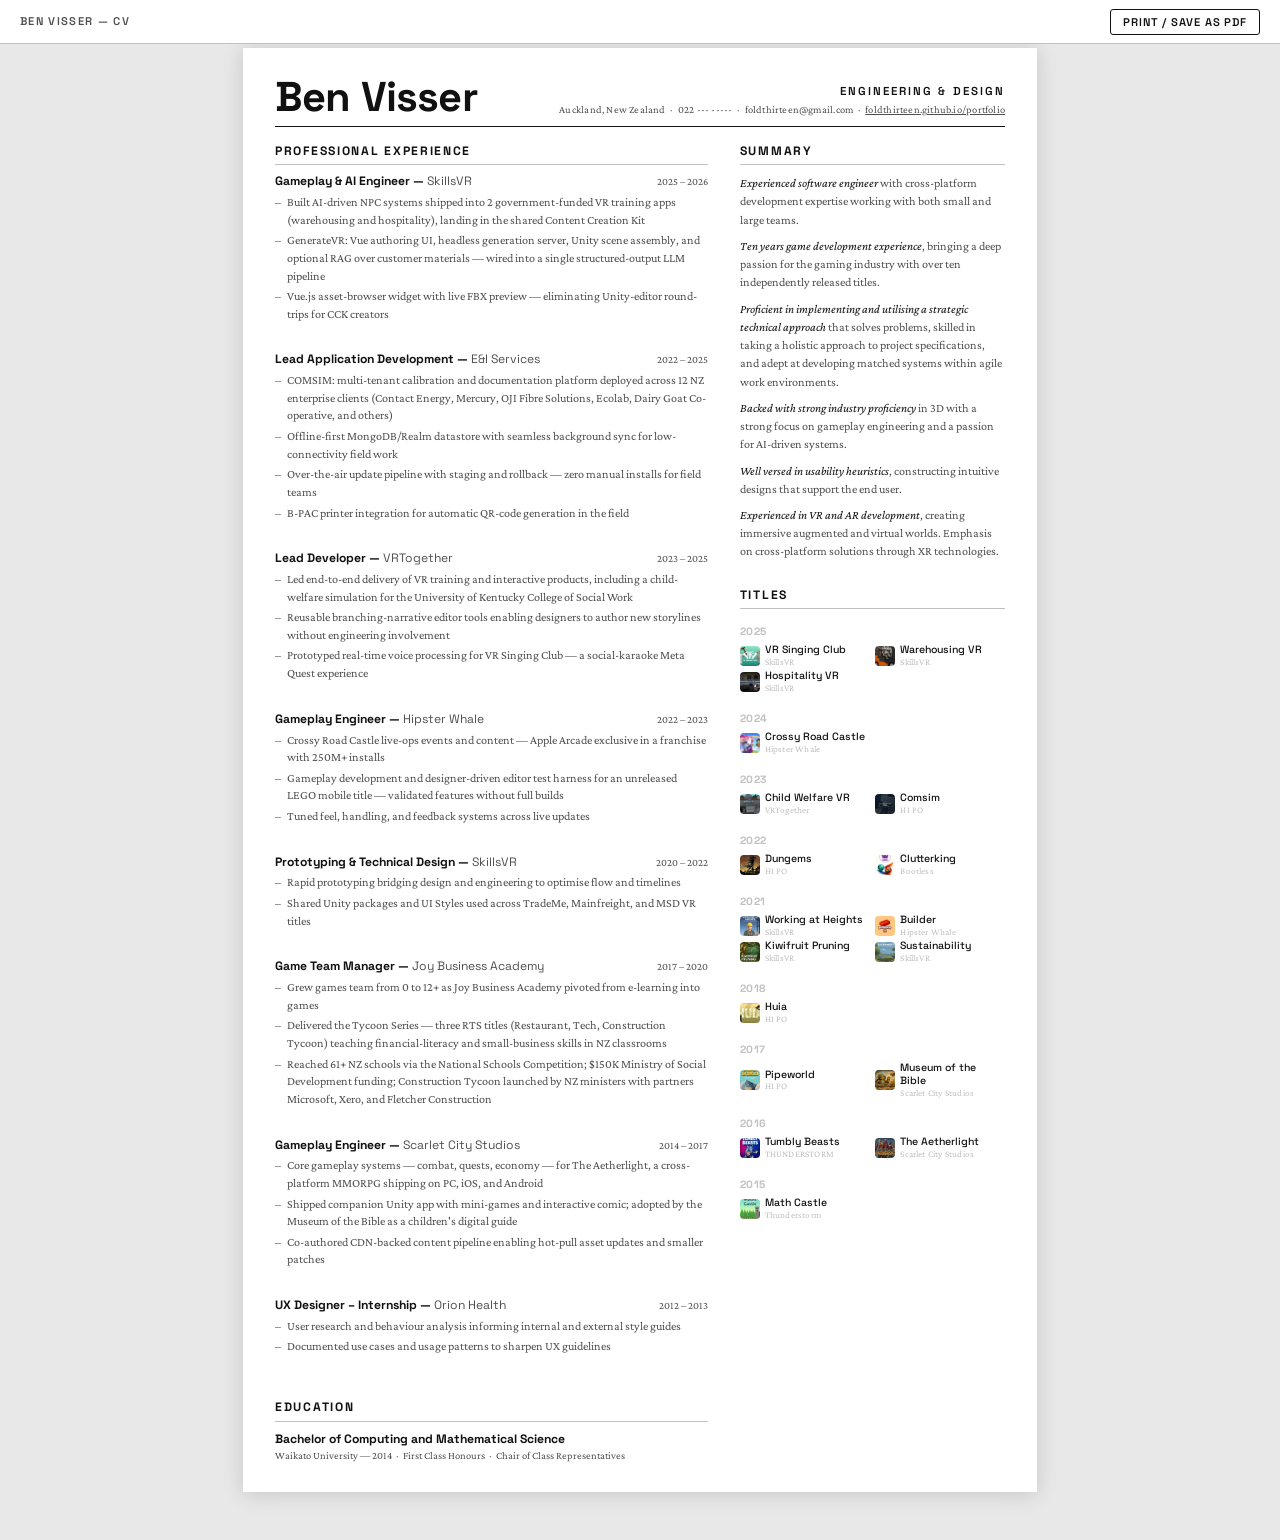
<file: cv.html>
<!DOCTYPE html>
<html lang="en" data-variant="default">
<head>
  <meta charset="UTF-8">
  <meta name="viewport" content="width=device-width, initial-scale=1.0">
  <title>Ben Visser — CV</title>

  <!-- Portfolio variant bootstrap — shared storage key with index.html. -->
  <script>
    (function () {
      var p = new URLSearchParams(location.search);
      var q = p.get('v');
      var v = q || (function () { try { return localStorage.getItem('pv'); } catch (e) { return null; } })()
                || (document.cookie.match(/(?:^|;\s*)pv=([^;]+)/) || [])[1]
                || 'default';
      if (['default', 'ai'].indexOf(v) < 0) v = 'default';
      if (q) {
        try { localStorage.setItem('pv', v); } catch (e) {}
        document.cookie = 'pv=' + v + ';path=/;max-age=31536000;samesite=lax';
        p.delete('v');
        var qs = p.toString();
        history.replaceState(null, '', location.pathname + (qs ? '?' + qs : '') + location.hash);
      }
      document.documentElement.dataset.variant = v;
    })();
  </script>

  <link rel="stylesheet" href="./assets/css/variants.css">
  <script defer src="./assets/js/variants.js"></script>

  <!-- Google Analytics -->
  <script async src="https://www.googletagmanager.com/gtag/js?id=G-DHZDKWL3HM"></script>
  <script>
    window.dataLayer = window.dataLayer || [];
    function gtag(){dataLayer.push(arguments);}
    gtag('js', new Date());
    gtag('config', 'G-DHZDKWL3HM');
  </script>
  <script defer src="./assets/js/clarity-loader.js"></script>

  <link rel="preconnect" href="https://fonts.googleapis.com">
  <link rel="preconnect" href="https://fonts.gstatic.com" crossorigin>
  <link href="https://fonts.googleapis.com/css2?family=Crimson+Pro:ital,wght@0,400;0,600;1,400;1,600&family=Space+Grotesk:wght@400;500;600;700&display=swap" rel="stylesheet">
  <style>
    *, *::before, *::after { box-sizing: border-box; margin: 0; padding: 0; }

    :root {
      --ff-display: 'Space Grotesk', Georgia, sans-serif;
      --ff-body:    'Crimson Pro', Georgia, serif;
      --color-bg:      #ffffff;
      --color-surface: #ebebeb;
      --color-text:    #111111;
      --color-muted:   #505050;
      --color-rule:    #c0c0c0;
      --fs-name:   clamp(2rem, 5vw, 2.6rem);
      --fs-label:  clamp(0.58rem, 1.2vw, 0.72rem);
      --fs-head:   clamp(0.62rem, 1.3vw, 0.76rem);
      --fs-body:   clamp(0.64rem, 1.25vw, 0.76rem);
      --fs-small:  clamp(0.56rem, 1.05vw, 0.66rem);
    }

    html { font-size: 16px; }

    body {
      font-family: var(--ff-body);
      background: #e8e8e8;
      color: var(--color-text);
      line-height: 1.45;
      padding: 48px 16px 48px;
      margin: 0;
    }

    /* ── TOOLBAR ── */
    .cv-toolbar {
      position: fixed;
      top: 0;
      left: 0;
      right: 0;
      z-index: 100;
      display: flex;
      align-items: center;
      justify-content: space-between;
      padding: 0 20px;
      height: 44px;
      background: var(--color-bg);
      border-bottom: 1px solid var(--color-rule);
    }

    .cv-toolbar__label {
      font-family: var(--ff-display);
      font-size: 0.7rem;
      font-weight: 600;
      letter-spacing: 0.12em;
      text-transform: uppercase;
      color: var(--color-muted);
    }

    .cv-toolbar__btn {
      font-family: var(--ff-display);
      font-size: 0.7rem;
      font-weight: 600;
      letter-spacing: 0.08em;
      text-transform: uppercase;
      color: var(--color-text);
      background: none;
      border: 1px solid var(--color-text);
      border-radius: 3px;
      padding: 5px 12px;
      cursor: pointer;
      transition: background 0.15s, color 0.15s;
    }

    .cv-toolbar__btn:hover {
      background: var(--color-text);
      color: var(--color-bg);
    }

    /* ── PAGE CARD ── */
    .cv-page {
      background: var(--color-bg);
      max-width: 794px;
      margin: 0 auto;
      padding: 28px 32px;
      box-shadow: 0 2px 20px rgba(0,0,0,0.15);
    }

    /* ── HEADER ── */
    .cv-header {
      display: flex;
      justify-content: space-between;
      align-items: flex-end;
      padding-bottom: 8px;
      border-bottom: 1.5px solid var(--color-text);
      margin-bottom: 16px;
    }

    .cv-header__right {
      display: flex;
      flex-direction: column;
      align-items: flex-end;
      gap: 3px;
    }

    .cv-header__name {
      font-family: var(--ff-display);
      font-size: var(--fs-name);
      font-weight: 700;
      letter-spacing: -0.02em;
      line-height: 1;
    }

    .cv-header__title {
      font-family: var(--ff-display);
      font-size: var(--fs-label);
      font-weight: 600;
      letter-spacing: 0.18em;
      text-transform: uppercase;
      text-align: right;
    }

    .cv-header__contact {
      font-size: var(--fs-small);
      color: var(--color-muted);
      text-align: right;
      letter-spacing: 0.02em;
    }

    /* ── BODY: two-column grid ── */
    .cv-body {
      display: grid;
      grid-template-columns: 62fr 38fr;
      column-gap: 32px;
      align-items: stretch;
    }

    /* ── SECTION HEADING ── */
    .cv-section-title {
      font-family: var(--ff-display);
      font-size: var(--fs-head);
      font-weight: 700;
      letter-spacing: 0.14em;
      text-transform: uppercase;
      color: var(--color-text);
      border-bottom: 1px solid var(--color-rule);
      padding-bottom: 4px;
      margin-bottom: 9px;
    }

    /* ── LEFT COLUMN ── */
    .cv-left {
      display: flex;
      flex-direction: column;
    }

    /* ── EXPERIENCE ENTRIES ── */
    .cv-experience {
      display: flex;
      flex-direction: column;
      margin-bottom: 20px;
    }

    .cv-roles {
      display: flex;
      flex-direction: column;
      gap: 26px;
    }

    article.cv-role {}

    .cv-role__header {
      display: grid;
      grid-template-columns: 1fr auto;
      column-gap: 8px;
      align-items: baseline;
      margin-bottom: 4px;
    }

    .cv-role__title {
      font-family: var(--ff-display);
      font-size: var(--fs-body);
      font-weight: 700;
      line-height: 1.3;
    }

    .cv-role__icon {
      width: 16px;
      height: 16px;
      vertical-align: -3px;
      margin-right: 6px;
      color: var(--color-muted);
      display: inline-block;
      flex-shrink: 0;
    }

    .cv-role--icon .cv-role__bullets li {
      padding-left: 0;
    }

    .cv-role--icon .cv-role__bullets li::before {
      content: none;
    }

    .cv-role--icon { break-inside: avoid; }

    .cv-role__company {
      font-weight: 400;
      color: var(--color-muted);
    }

    .cv-role__dates {
      font-size: var(--fs-small);
      color: var(--color-muted);
      white-space: nowrap;
      text-align: right;
    }

    .cv-role__bullets {
      list-style: none;
      padding: 0;
    }

    .cv-role__bullets li {
      font-size: var(--fs-body);
      color: var(--color-muted);
      padding-left: 1em;
      position: relative;
      line-height: 1.45;
      margin-bottom: 3px;
    }

    .cv-role__bullets li::before {
      content: "–";
      position: absolute;
      left: 0;
    }

    /* ── EDUCATION ── */
    .cv-education { margin-top: auto; padding-top: 20px; }

    .cv-edu__degree {
      font-family: var(--ff-display);
      font-size: var(--fs-body);
      font-weight: 700;
    }

    .cv-edu__detail {
      font-size: var(--fs-small);
      color: var(--color-muted);
    }

    /* ── SUMMARY ── */
    .cv-summary { margin-bottom: 18px; display: flex; flex-direction: column; }

    .cv-summary__para {
      font-size: var(--fs-body);
      color: var(--color-muted);
      margin-bottom: 8px;
      line-height: 1.5;
    }

    .cv-summary__para strong {
      color: var(--color-text);
      font-weight: 400;
      font-style: italic;
    }

    /* ── INDEPENDENT TITLES ── */
    .cv-titles-list { margin-top: 8px; }

    .cv-titles-year {
      margin-top: 11px;
      margin-bottom: 3px;
    }

    .cv-titles-year:first-child { margin-top: 2px; }

    .cv-titles-year__num {
      font-family: var(--ff-display);
      font-size: var(--fs-small);
      font-weight: 700;
      color: var(--color-rule);
      letter-spacing: 0.04em;
    }

    .cv-titles-row {
      display: grid;
      grid-template-columns: 1fr 1fr;
      gap: 2px 6px;
    }

    .cv-title-entry {
      display: flex;
      align-items: center;
      gap: 5px;
    }

    .cv-title-entry__thumb {
      width: 20px;
      height: 20px;
      border-radius: 4px;
      object-fit: cover;
      flex-shrink: 0;
    }

    .cv-title-entry__thumb--placeholder {
      width: 20px;
      height: 20px;
      border-radius: 4px;
      background: var(--color-surface);
      flex-shrink: 0;
    }

    .cv-title-entry__info {
      display: flex;
      flex-direction: column;
      gap: 0;
    }

    .cv-title-entry__name {
      font-family: var(--ff-display);
      font-size: var(--fs-small);
      font-weight: 500;
      line-height: 1.2;
    }

    .cv-title-entry__studio {
      font-size: calc(var(--fs-small) * 0.88);
      color: var(--color-rule);
      line-height: 1.2;
      letter-spacing: 0.02em;
    }

    /* ── PRINT ── */
    @media print {
      .cv-toolbar { display: none; }
      body { background: none; padding: 0; }
      .cv-page { box-shadow: none; max-width: none; padding: 0; margin: 0; }
      @page { size: A4; margin: 12mm 15mm; }
      * { -webkit-print-color-adjust: exact; print-color-adjust: exact; }
      article.cv-role { page-break-inside: avoid; }
      .cv-education { page-break-inside: avoid; }
      /* AI variant: stop grid from stretching the left column to match an
         overflowing right column, and trim right-column content to fit on one
         page when printed. Screen view keeps the full set. */
      [data-variant="ai"] .cv-body { align-items: start; }
      [data-variant="ai"] .cv-education { margin-top: 20px; padding-top: 20px; }
      [data-variant="ai"] #selected-ai-work .cv-role:nth-of-type(n+4) { display: none; }
      [data-variant="ai"] #summary-ai .cv-summary__para:last-child { display: none; }
      [data-variant="ai"] #skills-ai .cv-summary__para:last-child { display: none; }
      [data-variant="ai"] .cv-roles { gap: 22px; }
      [data-variant="ai"] .cv-summary__para { margin-bottom: 6px; }
    }

    /* ── NARROW SCREENS ── */
    @media (max-width: 640px) {
      body { padding: 8px; }
      .cv-page { padding: 16px; }
      .cv-body { grid-template-columns: 1fr; }
      .cv-right { margin-top: 24px; }
    }
  </style>
</head>
<body>

  <!-- ── TOOLBAR ── -->
  <nav class="cv-toolbar">
    <span class="cv-toolbar__label">Ben Visser &mdash; CV</span>
    <button class="cv-toolbar__btn" onclick="window.print()">Print / Save as PDF</button>
  </nav>

  <div class="cv-page">

  <!-- ── HEADER ── -->
  <header class="cv-header">
    <h1 class="cv-header__name">Ben Visser</h1>
    <div class="cv-header__right">
      <span class="cv-header__title" data-variant-text-ai="Senior Software Engineer · AI Systems">Engineering &amp; Design</span>
      <p class="cv-header__contact" data-variant-hide="ai">Auckland, New Zealand &nbsp;·&nbsp; 022 --- ----- &nbsp;·&nbsp; foldthirteen@gmail.com &nbsp;·&nbsp; <a href="https://foldthirteen.github.io/portfolio/" style="color:inherit;text-decoration:underline;">foldthirteen.github.io/portfolio</a></p>
      <p class="cv-header__contact" data-variant-only="ai">Auckland, New Zealand &nbsp;·&nbsp; 022 --- ----- &nbsp;·&nbsp; foldthirteen@gmail.com &nbsp;·&nbsp; <a href="https://foldthirteen.github.io/portfolio/?v=ai" style="color:inherit;text-decoration:underline;">foldthirteen.github.io/portfolio</a></p>
    </div>
  </header>

  <main class="cv-body">

    <!-- ══════════════════════════════════════
         LEFT COLUMN
    ═══════════════════════════════════════ -->
    <div class="cv-left">

      <section id="experience" class="cv-experience" data-variant-hide="ai">
        <h2 class="cv-section-title">Professional Experience</h2>

        <div class="cv-roles">

        <article class="cv-role"
          data-role="Gameplay and AI Engineer"
          data-company="SkillsVR"
          data-from="2025"
          data-to="2026">
          <div class="cv-role__header">
            <span class="cv-role__title">Gameplay &amp; AI Engineer &mdash; <span class="cv-role__company">SkillsVR</span></span>
            <span class="cv-role__dates">2025 &ndash; 2026</span>
          </div>
          <ul class="cv-role__bullets">
            <li data-variant-text-ai="AI-driven NPCs shipped into 2 government-funded VR training apps (warehousing and hospitality) — local LLM inference, Unity tool-calling, per-field RAG, landing in the shared CCK">Built AI-driven NPC systems shipped into 2 government-funded VR training apps (warehousing and hospitality), landing in the shared Content Creation Kit</li>
            <li>GenerateVR: Vue authoring UI, headless generation server, Unity scene assembly, and optional RAG over customer materials — wired into a single structured-output LLM pipeline</li>
            <li>Vue.js asset-browser widget with live FBX preview — eliminating Unity-editor round-trips for CCK creators</li>
          </ul>
        </article>

        <article class="cv-role"
          data-role="Lead Application Development"
          data-company="E&amp;I Services"
          data-from="2022"
          data-to="2025">
          <div class="cv-role__header">
            <span class="cv-role__title">Lead Application Development &mdash; <span class="cv-role__company">E&amp;I Services</span></span>
            <span class="cv-role__dates">2022 &ndash; 2025</span>
          </div>
          <ul class="cv-role__bullets">
            <li>COMSIM: multi-tenant calibration and documentation platform deployed across 12 NZ enterprise clients (Contact Energy, Mercury, OJI Fibre Solutions, Ecolab, Dairy Goat Co-operative, and others)</li>
            <li>Offline-first MongoDB/Realm datastore with seamless background sync for low-connectivity field work</li>
            <li>Over-the-air update pipeline with staging and rollback — zero manual installs for field teams</li>
            <li>B-PAC printer integration for automatic QR-code generation in the field</li>
          </ul>
        </article>

        <article class="cv-role"
          data-role="Lead Developer"
          data-company="VRTogether"
          data-from="2023"
          data-to="2025">
          <div class="cv-role__header">
            <span class="cv-role__title">Lead Developer &mdash; <span class="cv-role__company">VRTogether</span></span>
            <span class="cv-role__dates">2023 &ndash; 2025</span>
          </div>
          <ul class="cv-role__bullets">
            <li>Led end-to-end delivery of VR training and interactive products, including a child-welfare simulation for the University of Kentucky College of Social Work</li>
            <li>Reusable branching-narrative editor tools enabling designers to author new storylines without engineering involvement</li>
            <li>Prototyped real-time voice processing for VR Singing Club — a social-karaoke Meta Quest experience</li>
          </ul>
        </article>

        <article class="cv-role"
          data-role="Gameplay Engineer"
          data-company="Hipster Whale"
          data-from="2022"
          data-to="2023">
          <div class="cv-role__header">
            <span class="cv-role__title">Gameplay Engineer &mdash; <span class="cv-role__company">Hipster Whale</span></span>
            <span class="cv-role__dates">2022 &ndash; 2023</span>
          </div>
          <ul class="cv-role__bullets">
            <li>Crossy Road Castle live-ops events and content — Apple Arcade exclusive in a franchise with 250M+ installs</li>
            <li>Gameplay development and designer-driven editor test harness for an unreleased LEGO mobile title — validated features without full builds</li>
            <li>Tuned feel, handling, and feedback systems across live updates</li>
          </ul>
        </article>

        <article class="cv-role"
          data-role="Prototyping and Technical Design"
          data-company="SkillsVR"
          data-from="2020"
          data-to="2022">
          <div class="cv-role__header">
            <span class="cv-role__title">Prototyping &amp; Technical Design &mdash; <span class="cv-role__company">SkillsVR</span></span>
            <span class="cv-role__dates">2020 &ndash; 2022</span>
          </div>
          <ul class="cv-role__bullets">
            <li>Rapid prototyping bridging design and engineering to optimise flow and timelines</li>
            <li>Shared Unity packages and UI Styles used across TradeMe, Mainfreight, and MSD VR titles</li>
          </ul>
        </article>

        <article class="cv-role"
          data-role="Game Team Manager"
          data-company="Joy Business Academy"
          data-from="2017"
          data-to="2020">
          <div class="cv-role__header">
            <span class="cv-role__title">Game Team Manager &mdash; <span class="cv-role__company">Joy Business Academy</span></span>
            <span class="cv-role__dates">2017 &ndash; 2020</span>
          </div>
          <ul class="cv-role__bullets">
            <li>Grew games team from 0 to 12+ as Joy Business Academy pivoted from e-learning into games</li>
            <li>Delivered the Tycoon Series — three RTS titles (Restaurant, Tech, Construction Tycoon) teaching financial-literacy and small-business skills in NZ classrooms</li>
            <li>Reached 61+ NZ schools via the National Schools Competition; $150K Ministry of Social Development funding; Construction Tycoon launched by NZ ministers with partners Microsoft, Xero, and Fletcher Construction</li>
          </ul>
        </article>

        <article class="cv-role"
          data-role="Gameplay Engineer"
          data-company="Scarlet City Studios"
          data-from="2014"
          data-to="2017">
          <div class="cv-role__header">
            <span class="cv-role__title">Gameplay Engineer &mdash; <span class="cv-role__company">Scarlet City Studios</span></span>
            <span class="cv-role__dates">2014 &ndash; 2017</span>
          </div>
          <ul class="cv-role__bullets">
            <li>Core gameplay systems — combat, quests, economy — for The Aetherlight, a cross-platform MMORPG shipping on PC, iOS, and Android</li>
            <li>Shipped companion Unity app with mini-games and interactive comic; adopted by the Museum of the Bible as a children's digital guide</li>
            <li>Co-authored CDN-backed content pipeline enabling hot-pull asset updates and smaller patches</li>
          </ul>
        </article>

        <article class="cv-role"
          data-role="UX Designer Internship"
          data-company="Orion Health"
          data-from="2012"
          data-to="2013">
          <div class="cv-role__header">
            <span class="cv-role__title">UX Designer &ndash; Internship &mdash; <span class="cv-role__company">Orion Health</span></span>
            <span class="cv-role__dates">2012 &ndash; 2013</span>
          </div>
          <ul class="cv-role__bullets">
            <li>User research and behaviour analysis informing internal and external style guides</li>
            <li>Documented use cases and usage patterns to sharpen UX guidelines</li>
          </ul>
        </article>

        </div><!-- /cv-roles -->

      </section>

      <!-- AI variant: Professional Experience -->
      <section id="experience-ai" class="cv-experience" data-variant-only="ai">
        <h2 class="cv-section-title">Professional Experience</h2>

        <div class="cv-roles">

          <article class="cv-role"
            data-role="Gameplay and AI Engineer"
            data-company="SkillsVR"
            data-from="2025"
            data-to="2026">
            <div class="cv-role__header">
              <span class="cv-role__title">Gameplay &amp; AI Engineer &mdash; <span class="cv-role__company">SkillsVR</span></span>
              <span class="cv-role__dates">2025 &ndash; 2026</span>
            </div>
            <ul class="cv-role__bullets">
              <li>Shipped AI-driven NPCs into 2 government-funded VR training apps (warehousing and hospitality) — local LLM inference, Unity tool-calling, per-field RAG, and ElevenLabs TTS, landing in the shared Content Creation Kit</li>
              <li>Built GenerateVR — end-to-end structured-output LLM pipeline connecting a Vue authoring UI, headless generation server, Unity scene assembly, and optional RAG over customer materials</li>
              <li>Developed Vue authoring tool with live FBX 3D preview, eliminating Unity-editor round-trips for CCK creators</li>
            </ul>
          </article>

          <article class="cv-role"
            data-role="Lead Application Engineer"
            data-company="E&amp;I Services"
            data-from="2022"
            data-to="2025">
            <div class="cv-role__header">
              <span class="cv-role__title">Lead Application Engineer &mdash; <span class="cv-role__company">E&amp;I Services</span></span>
              <span class="cv-role__dates">2022 &ndash; 2025</span>
            </div>
            <ul class="cv-role__bullets">
              <li>Led development of COMSIM — multi-tenant calibration and documentation platform deployed across 12 NZ enterprise clients (Contact Energy, Mercury, OJI Fibre Solutions, Ecolab, Dairy Goat Co-operative, and others)</li>
              <li>Engineered offline-first MongoDB/Realm sync layer keeping records reliable across desktop and mobile in low-connectivity environments</li>
              <li>Shipped OTA update pipeline with staging and rollback, plus B-PAC printer integration for auto-generated QR tags</li>
            </ul>
          </article>

          <article class="cv-role"
            data-role="Lead Developer"
            data-company="VRTogether"
            data-from="2023"
            data-to="2025">
            <div class="cv-role__header">
              <span class="cv-role__title">Lead Developer &mdash; <span class="cv-role__company">VRTogether</span></span>
              <span class="cv-role__dates">2023 &ndash; 2025</span>
            </div>
            <ul class="cv-role__bullets">
              <li>Led end-to-end delivery of VR training and interactive products, including a child-welfare simulation for the University of Kentucky College of Social Work</li>
              <li>Prototyped real-time voice processing for VR Singing Club — a social-karaoke Meta Quest experience</li>
            </ul>
          </article>

          <article class="cv-role"
            data-role="Gameplay Engineer"
            data-company="Hipster Whale"
            data-from="2022"
            data-to="2023">
            <div class="cv-role__header">
              <span class="cv-role__title">Gameplay Engineer &mdash; <span class="cv-role__company">Hipster Whale</span></span>
              <span class="cv-role__dates">2022 &ndash; 2023</span>
            </div>
            <ul class="cv-role__bullets">
              <li>Shipped live-ops events and content for Crossy Road Castle — Apple Arcade exclusive in a franchise with 250M+ installs</li>
              <li>Built designer-driven editor test harness for an unreleased LEGO mobile title, validating features without full builds</li>
            </ul>
          </article>

          <article class="cv-role"
            data-role="Prototype Engineer and Technical Designer"
            data-company="SkillsVR"
            data-from="2020"
            data-to="2022">
            <div class="cv-role__header">
              <span class="cv-role__title">Prototype Engineer &amp; Technical Designer &mdash; <span class="cv-role__company">SkillsVR</span></span>
              <span class="cv-role__dates">2020 &ndash; 2022</span>
            </div>
            <ul class="cv-role__bullets">
              <li>Rapidly prototyped VR mechanics and interaction flows, helping de-risk production and sharpen design direction</li>
              <li>Built shared Unity packages and UI systems reused across training products for clients including Trade Me, Mainfreight, and MSD</li>
            </ul>
          </article>

          <article class="cv-role"
            data-role="Game Team Manager"
            data-company="Joy Business Academy"
            data-from="2017"
            data-to="2020">
            <div class="cv-role__header">
              <span class="cv-role__title">Game Team Manager &mdash; <span class="cv-role__company">Joy Business Academy</span></span>
              <span class="cv-role__dates">2017 &ndash; 2020</span>
            </div>
            <ul class="cv-role__bullets">
              <li>Grew games team from 0 to 12+ as Joy Business Academy pivoted from e-learning into games</li>
              <li>Delivered the Tycoon Series — three RTS titles (Restaurant, Tech, Construction Tycoon) reaching 61+ NZ schools via the National Schools Competition; $150K Ministry of Social Development funding; ministerial launch with partners Microsoft, Xero, and Fletcher Construction</li>
            </ul>
          </article>

          <article class="cv-role"
            data-role="Gameplay Engineer"
            data-company="Scarlet City Studios"
            data-from="2014"
            data-to="2017">
            <div class="cv-role__header">
              <span class="cv-role__title">Gameplay Engineer &mdash; <span class="cv-role__company">Scarlet City Studios</span></span>
              <span class="cv-role__dates">2014 &ndash; 2017</span>
            </div>
            <ul class="cv-role__bullets">
              <li>Core gameplay systems — combat, quests, economy — for The Aetherlight, a cross-platform MMORPG shipping on PC, iOS, and Android</li>
              <li>Shipped companion Unity app with mini-games and interactive comic; adopted by the Museum of the Bible as a children's digital guide</li>
              <li>Co-authored CDN-backed content pipeline enabling hot-pull asset updates and smaller client patches</li>
            </ul>
          </article>

          <article class="cv-role"
            data-role="UX Designer Internship"
            data-company="Orion Health"
            data-from="2012"
            data-to="2013">
            <div class="cv-role__header">
              <span class="cv-role__title">UX Designer (Internship) &mdash; <span class="cv-role__company">Orion Health</span></span>
              <span class="cv-role__dates">2012 &ndash; 2013</span>
            </div>
            <ul class="cv-role__bullets">
              <li>User research and behavioural analysis informing internal and external style guides and UX patterns</li>
            </ul>
          </article>

        </div><!-- /cv-roles -->

      </section>

      <!-- Education -->
      <section id="education" class="cv-education">
        <h2 class="cv-section-title">Education</h2>
        <div class="cv-edu__entry">
          <p class="cv-edu__degree">Bachelor of Computing and Mathematical Science</p>
          <p class="cv-edu__detail">Waikato University &mdash; 2014 &nbsp;&middot;&nbsp; First Class Honours &nbsp;&middot;&nbsp; Chair of Class Representatives</p>
        </div>
      </section>

    </div><!-- /cv-left -->


    <!-- ══════════════════════════════════════
         RIGHT COLUMN
    ═══════════════════════════════════════ -->
    <div class="cv-right">

      <!-- AI variant: Summary -->
      <section id="summary-ai" class="cv-summary" data-variant-only="ai">
        <h2 class="cv-section-title">Summary</h2>

        <p class="cv-summary__para">
          <strong>Senior software engineer with 10+ years of industry experience</strong> shipping production software across games, VR training, cross-platform applications, and AI-enabled systems. Strong in C#, TypeScript, and Python, with a track record of taking products from rough concept to reliable delivery.
        </p>

        <p class="cv-summary__para">
          <strong>Builds practical AI systems end-to-end</strong>: structured-output pipelines, retrieval over private corpora, tool-calling agents, local and hosted inference, browser automation, and evaluation harnesses. Interested in the engineering around AI as much as the model itself.
        </p>

        <p class="cv-summary__para">
          <strong>Recent work spans</strong> AI-driven NPC systems for VR training at SkillsVR, Porter's local-first agentic job-application pipeline, and offline-first cross-platform field tooling for E&amp;I Services &mdash; production work across Unity, Vue / Next.js, MongoDB / Realm, and self-hosted Ollama stacks.
        </p>

        <p class="cv-summary__para">
          <strong>Best in ambiguous environments</strong> where the brief is still messy: understanding the real problem, building the right system quickly, and iterating until it becomes stable, useful, and adopted.
        </p>
      </section>

      <!-- AI variant: Skills & Stack -->
      <section id="skills-ai" class="cv-summary" data-variant-only="ai">
        <h2 class="cv-section-title">Skills &amp; Stack</h2>

        <p class="cv-summary__para">
          <strong>Models &amp; inference</strong> &mdash; Ollama, llama.cpp, Claude, GPT-4, Llama 3, Qwen; local GPU inference on consumer hardware.
        </p>

        <p class="cv-summary__para">
          <strong>Agent patterns</strong> &mdash; tool calling, structured output, RAG, Playwright browser agents, eval harnesses, MCP.
        </p>

        <p class="cv-summary__para">
          <strong>Stack</strong> &mdash; TypeScript / Next.js, C# / Unity, Python, MongoDB / Realm, Vue, n8n.
        </p>

        <p class="cv-summary__para">
          <strong>Adjacent</strong> &mdash; prompt design, chunking / embeddings / reranking, offline-first sync, cross-platform delivery.
        </p>
      </section>

      <!-- Summary -->
      <section id="summary" class="cv-summary" data-variant-hide="ai">
        <h2 class="cv-section-title">Summary</h2>

        <p class="cv-summary__para" data-point="1" data-variant-order-ai="4">
          <strong>Experienced software engineer</strong> with cross-platform development expertise working with both small and large teams.
        </p>

        <p class="cv-summary__para" data-point="2" data-variant-hide="ai">
          <strong>Ten years game development experience</strong>, bringing a deep passion for the gaming industry with over ten independently released titles.
        </p>

        <p class="cv-summary__para" data-point="3" data-variant-order-ai="5">
          <strong>Proficient in implementing and utilising a strategic technical approach</strong> that solves problems, skilled in taking a holistic approach to project specifications, and adept at developing matched systems within agile work environments.
        </p>

        <p class="cv-summary__para" data-point="4" data-variant-order-ai="1" data-variant-only="default">
          <strong>Backed with strong industry proficiency</strong> in 3D with a strong focus on gameplay engineering and a passion for AI-driven systems.
        </p>

        <p class="cv-summary__para" data-point="4-ai" data-variant-only="ai" data-variant-order-ai="1">
          <strong>Agentic AI and production LLM systems</strong> &mdash; building RAG pipelines, tool-calling agents, and evaluation harnesses on self-hosted and hosted models, shipped into real products.
        </p>

        <p class="cv-summary__para" data-point="7-ai" data-variant-only="ai" data-variant-order-ai="2">
          <strong>Local-first and self-hosted inference</strong> &mdash; Ollama, structured-output pipelines, retrieval over private corpora, and Playwright-driven browser agents. Comfortable with the engineering around the model: chunking, embeddings, reranking, tool design, and deterministic eval harnesses.
        </p>

        <p class="cv-summary__para" data-point="8-ai" data-variant-only="ai" data-variant-order-ai="3">
          <strong>Over a decade shipping production C# / TypeScript / Python</strong> across games, VR, and full-stack product work. AI is a continuation of that craft, not a pivot &mdash; the same discipline around iteration, evaluation, and shipping applied to agent systems.
        </p>

        <p class="cv-summary__para" data-point="5" data-variant-order-ai="6">
          <strong>Well versed in usability heuristics</strong>, constructing intuitive designs that support the end user.
        </p>

        <p class="cv-summary__para" data-point="6" data-variant-order-ai="7">
          <strong>Experienced in VR and AR development</strong>, creating immersive augmented and virtual worlds. Emphasis on cross-platform solutions through XR technologies.
        </p>
      </section>

      <!-- AI variant: Selected AI Work (replaces Titles) -->
      <section id="selected-ai-work" class="cv-experience" data-variant-only="ai">
        <h2 class="cv-section-title">Selected AI Work</h2>

        <div class="cv-roles">

          <article class="cv-role cv-role--icon">
            <div class="cv-role__header">
              <span class="cv-role__title"><svg class="cv-role__icon" viewBox="0 0 16 16" fill="none" stroke="currentColor" stroke-width="1.4" stroke-linejoin="round" stroke-linecap="round" aria-hidden="true"><path d="M8 1.5 L9.4 6.6 L14.5 8 L9.4 9.4 L8 14.5 L6.6 9.4 L1.5 8 L6.6 6.6 Z"/></svg><a href="https://porter-625c.vercel.app/applications/demo-ai-engineer/" style="color:inherit;text-decoration:underline;">Porter</a> &mdash; <span class="cv-role__company">Local-first AI job agent</span></span>
              <span class="cv-role__dates">2026</span>
            </div>
            <ul class="cv-role__bullets">
              <li>Next.js + TypeScript with a structured-output Ollama pipeline, RAG over a private career corpus, and a Playwright sidecar that drives real ATS form-fill across Greenhouse, Lever, and Ashby. ~100 applications submitted to-date, each human-reviewed before send.</li>
            </ul>
          </article>

          <article class="cv-role cv-role--icon">
            <div class="cv-role__header">
              <span class="cv-role__title"><svg class="cv-role__icon" viewBox="0 0 16 16" fill="none" stroke="currentColor" stroke-width="1.4" stroke-linejoin="round" stroke-linecap="round" aria-hidden="true"><path d="M1.5 13 Q4.5 13 6.2 9 Q8 4 9.8 9 Q11.5 13 14.5 13"/><line x1="1.5" y1="13" x2="14.5" y2="13"/></svg>shape &mdash; <span class="cv-role__company">Local-LLM prediction-market research</span></span>
              <span class="cv-role__dates">2026</span>
            </div>
            <ul class="cv-role__bullets">
              <li>End-to-end local stack (Ollama + Gemma 4 + SQLite + FastAPI + Next.js) that reads news, estimates Polymarket threshold outcomes, and scores its own calibration against a no-lookahead backtester. Grounded chat surfaces every SQLite tool call in the UI so every answer is traceable.</li>
            </ul>
          </article>

          <article class="cv-role cv-role--icon">
            <div class="cv-role__header">
              <span class="cv-role__title"><svg class="cv-role__icon" viewBox="0 0 16 16" fill="none" stroke="currentColor" stroke-width="1.4" stroke-linejoin="round" stroke-linecap="round" aria-hidden="true"><rect x="2" y="4" width="9" height="9" rx="1"/><path d="M 13 3 L 13.6 4.4 L 15 5 L 13.6 5.6 L 13 7 L 12.4 5.6 L 11 5 L 12.4 4.4 Z" fill="currentColor" stroke="none"/></svg>GenerateVR &mdash; <span class="cv-role__company">SkillsVR · Content Creation Kit</span></span>
              <span class="cv-role__dates">2025</span>
            </div>
            <ul class="cv-role__bullets">
              <li>Built the ingest pipeline and headless generation server for SkillsVR's GenerateVR (launched Nov 2025). A Vue.js enterprise authoring tool with live FBX 3D preview submits structured JSON; a headless server procedurally assembles tailored VR training scenes. LLM authors scenario structure and dialogue via structured-output prompting, with an optional RAG step over customer-supplied source materials so output stays grounded in the organisation's own corpus.</li>
            </ul>
          </article>

          <article class="cv-role cv-role--icon">
            <div class="cv-role__header">
              <span class="cv-role__title"><svg class="cv-role__icon" viewBox="0 0 16 16" fill="none" stroke="currentColor" stroke-width="1.4" stroke-linejoin="round" stroke-linecap="round" aria-hidden="true"><path d="M2.5 4 H13.5 A1 1 0 0 1 14.5 5 V10 A1 1 0 0 1 13.5 11 H8 L4.5 13.8 V11 H2.5 A1 1 0 0 1 1.5 10 V5 A1 1 0 0 1 2.5 4 Z"/><circle cx="5.5" cy="7.5" r="0.65" fill="currentColor" stroke="none"/><circle cx="8" cy="7.5" r="0.65" fill="currentColor" stroke="none"/><circle cx="10.5" cy="7.5" r="0.65" fill="currentColor" stroke="none"/></svg>AI-Driven NPCs &mdash; <span class="cv-role__company">SkillsVR VR training</span></span>
              <span class="cv-role__dates">2025 &ndash; 2026</span>
            </div>
            <ul class="cv-role__bullets">
              <li>Local LLM inference and tool-calling integrated into Unity via a node-based dialogue system, with per-field RAG documents retrieved at conversation time and conversational filler used to mask inference latency. Designers script warehousing and hospitality NPC behaviour and ElevenLabs TTS without touching code.</li>
            </ul>
          </article>

          <article class="cv-role cv-role--icon">
            <div class="cv-role__header">
              <span class="cv-role__title"><svg class="cv-role__icon" viewBox="0 0 16 16" fill="none" stroke="currentColor" stroke-width="1.4" stroke-linejoin="round" stroke-linecap="round" aria-hidden="true"><rect x="1.5" y="2.5" width="13" height="3.4" rx="0.7"/><rect x="1.5" y="6.4" width="13" height="3.4" rx="0.7"/><rect x="1.5" y="10.3" width="13" height="3.4" rx="0.7"/><circle cx="3.4" cy="4.2" r="0.55" fill="currentColor" stroke="none"/><circle cx="3.4" cy="8.1" r="0.55" fill="currentColor" stroke="none"/><circle cx="3.4" cy="12" r="0.55" fill="currentColor" stroke="none"/></svg>OpenClaw &mdash; <span class="cv-role__company">Self-hosted LLM home-lab</span></span>
              <span class="cv-role__dates">Ongoing</span>
            </div>
            <ul class="cv-role__bullets">
              <li>Personal infrastructure for running open-weight models on consumer GPUs &mdash; model hosting, prompt and tool design, eval harnesses. In daily household use: a tool-calling chat agent that takes natural-language media requests and drives the full retrieval pipeline end-to-end.</li>
            </ul>
          </article>

          <article class="cv-role cv-role--icon">
            <div class="cv-role__header">
              <span class="cv-role__title"><svg class="cv-role__icon" viewBox="0 0 16 16" fill="none" stroke="currentColor" stroke-width="1.4" stroke-linejoin="round" stroke-linecap="round" aria-hidden="true"><circle cx="3" cy="3.5" r="1.6"/><circle cx="3" cy="12.5" r="1.6"/><circle cx="13" cy="8" r="1.6"/><line x1="4.4" y1="4.4" x2="11.6" y2="7.4"/><line x1="4.4" y1="11.6" x2="11.6" y2="8.6"/></svg>Furlong &mdash; <span class="cv-role__company">n8n news-digest workflow</span></span>
              <span class="cv-role__dates">2024</span>
            </div>
            <ul class="cv-role__bullets">
              <li>12-node n8n pipeline scraping curated NZ horse-racing sources, hashing and deduping against a Google Sheets index, and emailing a dark-themed daily digest at 6am NZT. Self-hosted, shipping daily since 2024, zero cloud spend.</li>
            </ul>
          </article>

        </div><!-- /cv-roles -->

      </section>

      <!-- Titles -->
      <section id="titles" class="cv-titles" data-variant-hide="ai">
        <h2 class="cv-section-title" data-variant-text-ai="Selected Titles">Titles</h2>

        <div class="cv-titles-list">

          <div class="cv-titles-year"><span class="cv-titles-year__num">2025</span></div>
          <div class="cv-titles-row">
            <div class="cv-title-entry" data-title="VR Singing Club" data-studio="SkillsVR">
              <img class="cv-title-entry__thumb" src="assets/images/projects/projectthumb-sing-cv.jpg" alt="VR Singing Club">
              <div class="cv-title-entry__info">
                <span class="cv-title-entry__name">VR Singing Club</span>
                <span class="cv-title-entry__studio">SkillsVR</span>
              </div>
            </div>
            <div class="cv-title-entry" data-title="Warehousing Foundation Passport" data-studio="SkillsVR">
              <img class="cv-title-entry__thumb" src="assets/images/projects/projectthumb-warehousing-cv.jpg" alt="Warehousing Foundation Passport">
              <div class="cv-title-entry__info">
                <span class="cv-title-entry__name">Warehousing VR</span>
                <span class="cv-title-entry__studio">SkillsVR</span>
              </div>
            </div>
            <div class="cv-title-entry" data-title="Hospitality Foundation Passport" data-studio="SkillsVR">
              <img class="cv-title-entry__thumb" src="assets/images/projects/projectthumb-hospitality-cv.jpg" alt="Hospitality Foundation Passport">
              <div class="cv-title-entry__info">
                <span class="cv-title-entry__name">Hospitality VR</span>
                <span class="cv-title-entry__studio">SkillsVR</span>
              </div>
            </div>
          </div>

          <div class="cv-titles-year"><span class="cv-titles-year__num">2024</span></div>
          <div class="cv-titles-row">
            <div class="cv-title-entry" data-title="Crossy Road Castle" data-studio="Hipster Whale">
              <img class="cv-title-entry__thumb" src="assets/images/projects/projectthumb-crossy-hires-cv.jpg" alt="Crossy Road Castle">
              <div class="cv-title-entry__info">
                <span class="cv-title-entry__name">Crossy Road Castle</span>
                <span class="cv-title-entry__studio">Hipster Whale</span>
              </div>
            </div>
          </div>

          <div class="cv-titles-year"><span class="cv-titles-year__num">2023</span></div>
          <div class="cv-titles-row">
            <div class="cv-title-entry" data-title="Child Welfare VR Simulation" data-studio="VRTogether">
              <img class="cv-title-entry__thumb" src="assets/images/projects/projectthumb-millertraining-cv.jpg" alt="Child Welfare VR Simulation">
              <div class="cv-title-entry__info">
                <span class="cv-title-entry__name">Child Welfare VR</span>
                <span class="cv-title-entry__studio">VRTogether</span>
              </div>
            </div>
            <div class="cv-title-entry" data-title="Comsim" data-studio="HI PO">
              <img class="cv-title-entry__thumb" src="assets/images/projects/projectthumb-comsimPoster-cv.jpg" alt="Comsim">
              <div class="cv-title-entry__info">
                <span class="cv-title-entry__name">Comsim</span>
                <span class="cv-title-entry__studio">HI PO</span>
              </div>
            </div>
          </div>

          <div class="cv-titles-year"><span class="cv-titles-year__num">2022</span></div>
          <div class="cv-titles-row">
            <div class="cv-title-entry" data-title="Dungems" data-studio="HI PO">
              <img class="cv-title-entry__thumb" src="assets/images/projects/projectthumb-dungem-cv.jpg" alt="Dungems">
              <div class="cv-title-entry__info">
                <span class="cv-title-entry__name">Dungems</span>
                <span class="cv-title-entry__studio">HI PO</span>
              </div>
            </div>
            <div class="cv-title-entry" data-title="Clutterking" data-studio="Bootless">
              <img class="cv-title-entry__thumb" src="assets/images/projects/projectthumb-clutterking-cv.jpg" alt="Clutterking">
              <div class="cv-title-entry__info">
                <span class="cv-title-entry__name">Clutterking</span>
                <span class="cv-title-entry__studio">Bootless</span>
              </div>
            </div>
          </div>

          <div class="cv-titles-year"><span class="cv-titles-year__num">2021</span></div>
          <div class="cv-titles-row">
            <div class="cv-title-entry" data-title="Working at Heights" data-studio="SkillsVR">
              <img class="cv-title-entry__thumb" src="assets/images/projects/projectthumb-heights-cv.jpg" alt="Working at Heights">
              <div class="cv-title-entry__info">
                <span class="cv-title-entry__name">Working at Heights</span>
                <span class="cv-title-entry__studio">SkillsVR</span>
              </div>
            </div>
            <div class="cv-title-entry" data-title="Builder" data-studio="Hipster Whale">
              <img class="cv-title-entry__thumb" src="assets/images/projects/projectthumb-builder-cv.jpg" alt="Builder">
              <div class="cv-title-entry__info">
                <span class="cv-title-entry__name">Builder</span>
                <span class="cv-title-entry__studio">Hipster Whale</span>
              </div>
            </div>
            <div class="cv-title-entry" data-title="Kiwifruit Pruning" data-studio="SkillsVR">
              <img class="cv-title-entry__thumb" src="assets/images/projects/projectthumb-kiwifruit-cv.jpg" alt="Kiwifruit Pruning">
              <div class="cv-title-entry__info">
                <span class="cv-title-entry__name">Kiwifruit Pruning</span>
                <span class="cv-title-entry__studio">SkillsVR</span>
              </div>
            </div>
            <div class="cv-title-entry" data-title="Sustainability" data-studio="SkillsVR">
              <img class="cv-title-entry__thumb" src="assets/images/projects/projectthumb-sustainability-cv.jpg" alt="Sustainability">
              <div class="cv-title-entry__info">
                <span class="cv-title-entry__name">Sustainability</span>
                <span class="cv-title-entry__studio">SkillsVR</span>
              </div>
            </div>
          </div>

          <div class="cv-titles-year" data-variant-hide="ai"><span class="cv-titles-year__num">2018</span></div>
          <div class="cv-titles-row" data-variant-hide="ai">
            <div class="cv-title-entry" data-title="Huia" data-studio="HI PO">
              <img class="cv-title-entry__thumb" src="assets/images/projects/projectthumb-huia-cv.jpg" alt="Huia">
              <div class="cv-title-entry__info">
                <span class="cv-title-entry__name">Huia</span>
                <span class="cv-title-entry__studio">HI PO</span>
              </div>
            </div>
          </div>

          <div class="cv-titles-year" data-variant-hide="ai"><span class="cv-titles-year__num">2017</span></div>
          <div class="cv-titles-row" data-variant-hide="ai">
            <div class="cv-title-entry" data-title="Pipeworld" data-studio="HI PO">
              <img class="cv-title-entry__thumb" src="assets/images/projects/projectthumb-pipeworld-cv.jpg" alt="Pipeworld">
              <div class="cv-title-entry__info">
                <span class="cv-title-entry__name">Pipeworld</span>
                <span class="cv-title-entry__studio">HI PO</span>
              </div>
            </div>
            <div class="cv-title-entry" data-title="Museum of the Bible" data-studio="Scarlet City Studios">
              <img class="cv-title-entry__thumb" src="assets/images/projects/projectthumb-motb-cv.jpg" alt="Museum of the Bible">
              <div class="cv-title-entry__info">
                <span class="cv-title-entry__name">Museum of the Bible</span>
                <span class="cv-title-entry__studio">Scarlet City Studios</span>
              </div>
            </div>
          </div>

          <div class="cv-titles-year" data-variant-hide="ai"><span class="cv-titles-year__num">2016</span></div>
          <div class="cv-titles-row" data-variant-hide="ai">
            <div class="cv-title-entry" data-title="Tumbly Beasts" data-studio="THUNDERSTORM">
              <img class="cv-title-entry__thumb" src="assets/images/projects/projectthumb-tumbly1-cv.jpg" alt="Tumbly Beasts">
              <div class="cv-title-entry__info">
                <span class="cv-title-entry__name">Tumbly Beasts</span>
                <span class="cv-title-entry__studio">THUNDERSTORM</span>
              </div>
            </div>
            <div class="cv-title-entry" data-title="The Aetherlight" data-studio="Scarlet City Studios">
              <img class="cv-title-entry__thumb" src="assets/images/projects/projectthumb-aetherhighres-cv.jpg" alt="The Aetherlight">
              <div class="cv-title-entry__info">
                <span class="cv-title-entry__name">The Aetherlight</span>
                <span class="cv-title-entry__studio">Scarlet City Studios</span>
              </div>
            </div>
          </div>

          <div class="cv-titles-year" data-variant-hide="ai"><span class="cv-titles-year__num">2015</span></div>
          <div class="cv-titles-row" data-variant-hide="ai">
            <div class="cv-title-entry" data-title="Math Castle" data-studio="Thunderstorm">
              <img class="cv-title-entry__thumb" src="assets/images/projects/projectthumb-mathcastle-cv.jpg" alt="Math Castle">
              <div class="cv-title-entry__info">
                <span class="cv-title-entry__name">Math Castle</span>
                <span class="cv-title-entry__studio">Thunderstorm</span>
              </div>
            </div>
          </div>

        </div><!-- /cv-titles-list -->
      </section>

    </div><!-- /cv-right -->

  </main>

  </div><!-- /cv-page -->

</body>
</html>
</file>
<file: assets/shape-preview/_next/static/chunks/0j29x73l0.y_0.css>
@layer properties{@supports (((-webkit-hyphens:none)) and (not (margin-trim:inline))) or ((-moz-orient:inline) and (not (color:rgb(from red r g b)))){*,:before,:after,::backdrop{--tw-translate-x:0;--tw-translate-y:0;--tw-translate-z:0;--tw-scale-x:1;--tw-scale-y:1;--tw-scale-z:1;--tw-rotate-x:initial;--tw-rotate-y:initial;--tw-rotate-z:initial;--tw-skew-x:initial;--tw-skew-y:initial;--tw-pan-x:initial;--tw-pan-y:initial;--tw-pinch-zoom:initial;--tw-space-y-reverse:0;--tw-space-x-reverse:0;--tw-divide-x-reverse:0;--tw-border-style:solid;--tw-divide-y-reverse:0;--tw-gradient-position:initial;--tw-gradient-from:#0000;--tw-gradient-via:#0000;--tw-gradient-to:#0000;--tw-gradient-stops:initial;--tw-gradient-via-stops:initial;--tw-gradient-from-position:0%;--tw-gradient-via-position:50%;--tw-gradient-to-position:100%;--tw-leading:initial;--tw-font-weight:initial;--tw-tracking:initial;--tw-ordinal:initial;--tw-slashed-zero:initial;--tw-numeric-figure:initial;--tw-numeric-spacing:initial;--tw-numeric-fraction:initial;--tw-shadow:0 0 #0000;--tw-shadow-color:initial;--tw-shadow-alpha:100%;--tw-inset-shadow:0 0 #0000;--tw-inset-shadow-color:initial;--tw-inset-shadow-alpha:100%;--tw-ring-color:initial;--tw-ring-shadow:0 0 #0000;--tw-inset-ring-color:initial;--tw-inset-ring-shadow:0 0 #0000;--tw-ring-inset:initial;--tw-ring-offset-width:0px;--tw-ring-offset-color:#fff;--tw-ring-offset-shadow:0 0 #0000;--tw-outline-style:solid;--tw-blur:initial;--tw-brightness:initial;--tw-contrast:initial;--tw-grayscale:initial;--tw-hue-rotate:initial;--tw-invert:initial;--tw-opacity:initial;--tw-saturate:initial;--tw-sepia:initial;--tw-drop-shadow:initial;--tw-drop-shadow-color:initial;--tw-drop-shadow-alpha:100%;--tw-drop-shadow-size:initial;--tw-backdrop-blur:initial;--tw-backdrop-brightness:initial;--tw-backdrop-contrast:initial;--tw-backdrop-grayscale:initial;--tw-backdrop-hue-rotate:initial;--tw-backdrop-invert:initial;--tw-backdrop-opacity:initial;--tw-backdrop-saturate:initial;--tw-backdrop-sepia:initial;--tw-duration:initial;--tw-ease:initial;--tw-content:"";--tw-animation-delay:0s;--tw-animation-direction:normal;--tw-animation-duration:initial;--tw-animation-fill-mode:none;--tw-animation-iteration-count:1;--tw-enter-blur:0;--tw-enter-opacity:1;--tw-enter-rotate:0;--tw-enter-scale:1;--tw-enter-translate-x:0;--tw-enter-translate-y:0;--tw-exit-blur:0;--tw-exit-opacity:1;--tw-exit-rotate:0;--tw-exit-scale:1;--tw-exit-translate-x:0;--tw-exit-translate-y:0}}}@layer theme{:root,:host{--font-serif:var(--font-serif);--font-mono:var(--font-geist-mono);--color-red-400:#ff6568;--color-red-500:#fb2c36;--color-amber-500:#f99c00;--color-emerald-500:#00bb7f;--color-black:#000;--color-white:#fff;--spacing:.25rem;--container-xs:20rem;--container-lg:32rem;--container-xl:36rem;--container-2xl:42rem;--container-3xl:48rem;--container-7xl:80rem;--text-xs:.75rem;--text-xs--line-height:calc(1 / .75);--text-sm:.875rem;--text-sm--line-height:calc(1.25 / .875);--text-base:1rem;--text-base--line-height:calc(1.5 / 1);--text-xl:1.25rem;--text-xl--line-height:calc(1.75 / 1.25);--text-2xl:1.5rem;--text-2xl--line-height:calc(2 / 1.5);--text-3xl:1.875rem;--text-3xl--line-height:calc(2.25 / 1.875);--text-4xl:2.25rem;--text-4xl--line-height:calc(2.5 / 2.25);--text-5xl:3rem;--text-5xl--line-height:1;--font-weight-medium:500;--font-weight-semibold:600;--tracking-tight:-.025em;--tracking-normal:0em;--leading-tight:1.25;--leading-snug:1.375;--leading-relaxed:1.625;--radius-md:calc(var(--radius) * .8);--ease-in:cubic-bezier(.4, 0, 1, 1);--ease-out:cubic-bezier(0, 0, .2, 1);--ease-in-out:cubic-bezier(.4, 0, .2, 1);--animate-spin:spin 1s linear infinite;--animate-ping:ping 1s cubic-bezier(0, 0, .2, 1) infinite;--animate-pulse:pulse 2s cubic-bezier(.4, 0, .6, 1) infinite;--blur-sm:8px;--blur-md:12px;--blur-xl:24px;--default-transition-duration:.15s;--default-transition-timing-function:cubic-bezier(.4, 0, .2, 1);--default-font-family:var(--font-geist-sans);--default-mono-font-family:var(--font-geist-mono)}@supports (color:lab(0% 0 0)){:root,:host{--color-red-400:lab(63.7053% 60.745 31.3109);--color-red-500:lab(55.4814% 75.0732 48.8528);--color-amber-500:lab(72.7183% 31.8672 97.9407);--color-emerald-500:lab(66.9756% -58.27 19.5419)}}}@layer base{*,:after,:before,::backdrop{box-sizing:border-box;border:0 solid;margin:0;padding:0}::file-selector-button{box-sizing:border-box;border:0 solid;margin:0;padding:0}html,:host{-webkit-text-size-adjust:100%;tab-size:4;line-height:1.5;font-family:var(--default-font-family,ui-sans-serif, system-ui, sans-serif, "Apple Color Emoji", "Segoe UI Emoji", "Segoe UI Symbol", "Noto Color Emoji");font-feature-settings:var(--default-font-feature-settings,normal);font-variation-settings:var(--default-font-variation-settings,normal);-webkit-tap-highlight-color:transparent}hr{height:0;color:inherit;border-top-width:1px}abbr:where([title]){-webkit-text-decoration:underline dotted;text-decoration:underline dotted}h1,h2,h3,h4,h5,h6{font-size:inherit;font-weight:inherit}a{color:inherit;-webkit-text-decoration:inherit;-webkit-text-decoration:inherit;-webkit-text-decoration:inherit;-webkit-text-decoration:inherit;text-decoration:inherit}b,strong{font-weight:bolder}code,kbd,samp,pre{font-family:var(--default-mono-font-family,ui-monospace, SFMono-Regular, Menlo, Monaco, Consolas, "Liberation Mono", "Courier New", monospace);font-feature-settings:var(--default-mono-font-feature-settings,normal);font-variation-settings:var(--default-mono-font-variation-settings,normal);font-size:1em}small{font-size:80%}sub,sup{vertical-align:baseline;font-size:75%;line-height:0;position:relative}sub{bottom:-.25em}sup{top:-.5em}table{text-indent:0;border-color:inherit;border-collapse:collapse}:-moz-focusring{outline:auto}progress{vertical-align:baseline}summary{display:list-item}ol,ul,menu{list-style:none}img,svg,video,canvas,audio,iframe,embed,object{vertical-align:middle;display:block}img,video{max-width:100%;height:auto}button,input,select,optgroup,textarea{font:inherit;font-feature-settings:inherit;font-variation-settings:inherit;letter-spacing:inherit;color:inherit;opacity:1;background-color:#0000;border-radius:0}::file-selector-button{font:inherit;font-feature-settings:inherit;font-variation-settings:inherit;letter-spacing:inherit;color:inherit;opacity:1;background-color:#0000;border-radius:0}:where(select:is([multiple],[size])) optgroup{font-weight:bolder}:where(select:is([multiple],[size])) optgroup option{padding-inline-start:20px}::file-selector-button{margin-inline-end:4px}::placeholder{opacity:1}@supports (not ((-webkit-appearance:-apple-pay-button))) or (contain-intrinsic-size:1px){::placeholder{color:currentColor}@supports (color:color-mix(in lab, red, red)){::placeholder{color:color-mix(in oklab, currentcolor 50%, transparent)}}}textarea{resize:vertical}::-webkit-search-decoration{-webkit-appearance:none}::-webkit-date-and-time-value{min-height:1lh;text-align:inherit}::-webkit-datetime-edit{display:inline-flex}::-webkit-datetime-edit-fields-wrapper{padding:0}::-webkit-datetime-edit{padding-block:0}::-webkit-datetime-edit-year-field{padding-block:0}::-webkit-datetime-edit-month-field{padding-block:0}::-webkit-datetime-edit-day-field{padding-block:0}::-webkit-datetime-edit-hour-field{padding-block:0}::-webkit-datetime-edit-minute-field{padding-block:0}::-webkit-datetime-edit-second-field{padding-block:0}::-webkit-datetime-edit-millisecond-field{padding-block:0}::-webkit-datetime-edit-meridiem-field{padding-block:0}::-webkit-calendar-picker-indicator{line-height:1}:-moz-ui-invalid{box-shadow:none}button,input:where([type=button],[type=reset],[type=submit]){appearance:button}::file-selector-button{appearance:button}::-webkit-inner-spin-button{height:auto}::-webkit-outer-spin-button{height:auto}[hidden]:where(:not([hidden=until-found])){display:none!important}*{border-color:var(--border);outline-color:var(--ring)}@supports (color:color-mix(in lab, red, red)){*{outline-color:color-mix(in oklab, var(--ring) 50%, transparent)}}body{background-color:var(--background);color:var(--foreground);font-feature-settings:"cv11", "ss01", "ss03"}html{font-family:var(--font-geist-sans)}.tabular,.tabular *{font-variant-numeric:tabular-nums}}@layer components;@layer utilities{.\@container\/card-header{container:card-header/inline-size}.pointer-events-none{pointer-events:none}.collapse{visibility:collapse}.invisible{visibility:hidden}.visible{visibility:visible}.sr-only{clip-path:inset(50%);white-space:nowrap;border-width:0;width:1px;height:1px;margin:-1px;padding:0;position:absolute;overflow:hidden}.not-sr-only{clip-path:none;white-space:normal;width:auto;height:auto;margin:0;padding:0;position:static;overflow:visible}.absolute{position:absolute}.fixed{position:fixed}.relative{position:relative}.static{position:static}.sticky{position:sticky}.-inset-1\.5{inset:calc(var(--spacing) * -1.5)}.inset-0{inset:calc(var(--spacing) * 0)}.inset-x-0{inset-inline:calc(var(--spacing) * 0)}.inset-x-2{inset-inline:calc(var(--spacing) * 2)}.inset-y-0{inset-block:calc(var(--spacing) * 0)}.start{inset-inline-start:var(--spacing)}.end{inset-inline-end:var(--spacing)}.top-0{top:calc(var(--spacing) * 0)}.top-1\/2{top:50%}.top-2{top:calc(var(--spacing) * 2)}.top-4{top:calc(var(--spacing) * 4)}.top-full{top:100%}.-right-3{right:calc(var(--spacing) * -3)}.right-0{right:calc(var(--spacing) * 0)}.right-4{right:calc(var(--spacing) * 4)}.bottom-2{bottom:calc(var(--spacing) * 2)}.left-0{left:calc(var(--spacing) * 0)}.left-2{left:calc(var(--spacing) * 2)}.left-3{left:calc(var(--spacing) * 3)}.isolate{isolation:isolate}.isolation-auto{isolation:auto}.-z-10{z-index:calc(10 * -1)}.z-10{z-index:10}.z-20{z-index:20}.z-50{z-index:50}.col-start-2{grid-column-start:2}.row-span-2{grid-row:span 2/span 2}.row-start-1{grid-row-start:1}.container{width:100%}@media (min-width:40rem){.container{max-width:40rem}}@media (min-width:48rem){.container{max-width:48rem}}@media (min-width:64rem){.container{max-width:64rem}}@media (min-width:80rem){.container{max-width:80rem}}@media (min-width:96rem){.container{max-width:96rem}}.-mx-2{margin-inline:calc(var(--spacing) * -2)}.mx-auto{margin-inline:auto}.-mt-8{margin-top:calc(var(--spacing) * -8)}.mt-0\.5{margin-top:calc(var(--spacing) * .5)}.mt-1{margin-top:calc(var(--spacing) * 1)}.mt-1\.5{margin-top:calc(var(--spacing) * 1.5)}.mt-2{margin-top:calc(var(--spacing) * 2)}.mt-3{margin-top:calc(var(--spacing) * 3)}.mt-4{margin-top:calc(var(--spacing) * 4)}.mt-20{margin-top:calc(var(--spacing) * 20)}.mb-1{margin-bottom:calc(var(--spacing) * 1)}.mb-1\.5{margin-bottom:calc(var(--spacing) * 1.5)}.ml-1{margin-left:calc(var(--spacing) * 1)}.ml-2{margin-left:calc(var(--spacing) * 2)}.ml-7{margin-left:calc(var(--spacing) * 7)}.ml-auto{margin-left:auto}.line-clamp-1{-webkit-line-clamp:1;-webkit-box-orient:vertical;display:-webkit-box;overflow:hidden}.line-clamp-2{-webkit-line-clamp:2;-webkit-box-orient:vertical;display:-webkit-box;overflow:hidden}.block{display:block}.contents{display:contents}.flex{display:flex}.flow-root{display:flow-root}.grid{display:grid}.hidden{display:none}.inline{display:inline}.inline-block{display:inline-block}.inline-flex{display:inline-flex}.inline-grid{display:inline-grid}.inline-table{display:inline-table}.list-item{display:list-item}.table{display:table}.table-caption{display:table-caption}.table-cell{display:table-cell}.table-column{display:table-column}.table-column-group{display:table-column-group}.table-footer-group{display:table-footer-group}.table-header-group{display:table-header-group}.table-row{display:table-row}.table-row-group{display:table-row-group}.size-1{width:calc(var(--spacing) * 1);height:calc(var(--spacing) * 1)}.size-1\.5{width:calc(var(--spacing) * 1.5);height:calc(var(--spacing) * 1.5)}.size-2\.5{width:calc(var(--spacing) * 2.5);height:calc(var(--spacing) * 2.5)}.size-3{width:calc(var(--spacing) * 3);height:calc(var(--spacing) * 3)}.size-3\.5{width:calc(var(--spacing) * 3.5);height:calc(var(--spacing) * 3.5)}.size-4{width:calc(var(--spacing) * 4);height:calc(var(--spacing) * 4)}.size-5{width:calc(var(--spacing) * 5);height:calc(var(--spacing) * 5)}.size-6{width:calc(var(--spacing) * 6);height:calc(var(--spacing) * 6)}.size-7{width:calc(var(--spacing) * 7);height:calc(var(--spacing) * 7)}.size-8{width:calc(var(--spacing) * 8);height:calc(var(--spacing) * 8)}.size-9{width:calc(var(--spacing) * 9);height:calc(var(--spacing) * 9)}.size-12{width:calc(var(--spacing) * 12);height:calc(var(--spacing) * 12)}.h-1\.5{height:calc(var(--spacing) * 1.5)}.h-4{height:calc(var(--spacing) * 4)}.h-5{height:calc(var(--spacing) * 5)}.h-6{height:calc(var(--spacing) * 6)}.h-7{height:calc(var(--spacing) * 7)}.h-8{height:calc(var(--spacing) * 8)}.h-9{height:calc(var(--spacing) * 9)}.h-10{height:calc(var(--spacing) * 10)}.h-14{height:calc(var(--spacing) * 14)}.h-28{height:calc(var(--spacing) * 28)}.h-44{height:calc(var(--spacing) * 44)}.h-72{height:calc(var(--spacing) * 72)}.h-80{height:calc(var(--spacing) * 80)}.h-\[1\.15rem\]{height:1.15rem}.h-\[3\.6rem\]{height:3.6rem}.h-\[84px\]{height:84px}.h-\[140px\]{height:140px}.h-\[200px\]{height:200px}.h-\[calc\(100\%-1px\)\]{height:calc(100% - 1px)}.h-full{height:100%}.h-px{height:1px}.max-h-64{max-height:calc(var(--spacing) * 64)}.max-h-\[28rem\]{max-height:28rem}.min-h-\[60vh\]{min-height:60vh}.min-h-\[72px\]{min-height:72px}.min-h-\[220px\]{min-height:220px}.min-h-\[380px\]{min-height:380px}.min-h-full{min-height:100%}.w-4{width:calc(var(--spacing) * 4)}.w-6{width:calc(var(--spacing) * 6)}.w-8{width:calc(var(--spacing) * 8)}.w-16{width:calc(var(--spacing) * 16)}.w-28{width:calc(var(--spacing) * 28)}.w-\[32\%\]{width:32%}.w-\[140px\]{width:140px}.w-\[160px\]{width:160px}.w-fit{width:fit-content}.w-full{width:100%}.w-px{width:1px}.max-w-0{max-width:calc(var(--spacing) * 0)}.max-w-2xl{max-width:var(--container-2xl)}.max-w-3xl{max-width:var(--container-3xl)}.max-w-7xl{max-width:var(--container-7xl)}.max-w-\[85\%\]{max-width:85%}.max-w-\[92\%\]{max-width:92%}.max-w-\[160px\]{max-width:160px}.max-w-\[min\(1180px\,95vw\)\]{max-width:min(1180px,95vw)}.max-w-lg{max-width:var(--container-lg)}.max-w-xl{max-width:var(--container-xl)}.max-w-xs{max-width:var(--container-xs)}.min-w-0{min-width:calc(var(--spacing) * 0)}.flex-1{flex:1}.shrink{flex-shrink:1}.shrink-0{flex-shrink:0}.grow{flex-grow:1}.caption-bottom{caption-side:bottom}.border-collapse{border-collapse:collapse}.origin-\(--transform-origin\){transform-origin:var(--transform-origin)}.-translate-x-1\/2{--tw-translate-x:calc(calc(1 / 2 * 100%) * -1);translate:var(--tw-translate-x) var(--tw-translate-y)}.-translate-y-1\/2{--tw-translate-y:calc(calc(1 / 2 * 100%) * -1);translate:var(--tw-translate-x) var(--tw-translate-y)}.translate-y-0{--tw-translate-y:calc(var(--spacing) * 0);translate:var(--tw-translate-x) var(--tw-translate-y)}.translate-y-1{--tw-translate-y:calc(var(--spacing) * 1);translate:var(--tw-translate-x) var(--tw-translate-y)}.translate-y-\[calc\(-50\%-2px\)\]{--tw-translate-y:calc(-50% - 2px);translate:var(--tw-translate-x) var(--tw-translate-y)}.translate-none{translate:none}.scale-3d{scale:var(--tw-scale-x) var(--tw-scale-y) var(--tw-scale-z)}.scale-\[2\.2\]{scale:2.2}.rotate-45{rotate:45deg}.rotate-180{rotate:180deg}.transform{transform:var(--tw-rotate-x,) var(--tw-rotate-y,) var(--tw-rotate-z,) var(--tw-skew-x,) var(--tw-skew-y,)}.animate-in{animation:enter var(--tw-animation-duration,var(--tw-duration,.15s))var(--tw-ease,ease)var(--tw-animation-delay,0s)var(--tw-animation-iteration-count,1)var(--tw-animation-direction,normal)var(--tw-animation-fill-mode,none)}.animate-ping{animation:var(--animate-ping)}.animate-pulse{animation:var(--animate-pulse)}.animate-spin{animation:var(--animate-spin)}.cursor-ew-resize{cursor:ew-resize}.cursor-pointer{cursor:pointer}.touch-pinch-zoom{--tw-pinch-zoom:pinch-zoom;touch-action:var(--tw-pan-x,) var(--tw-pan-y,) var(--tw-pinch-zoom,)}.touch-none{touch-action:none}.resize{resize:both}.resize-none{resize:none}.auto-rows-min{grid-auto-rows:min-content}.grid-cols-1{grid-template-columns:repeat(1,minmax(0,1fr))}.grid-cols-2{grid-template-columns:repeat(2,minmax(0,1fr))}.grid-cols-5{grid-template-columns:repeat(5,minmax(0,1fr))}.grid-cols-\[1fr\]{grid-template-columns:1fr}.grid-cols-\[auto_1fr\]{grid-template-columns:auto 1fr}.flex-col{flex-direction:column}.flex-row{flex-direction:row}.flex-wrap{flex-wrap:wrap}.items-baseline{align-items:baseline}.items-center{align-items:center}.items-start{align-items:flex-start}.justify-between{justify-content:space-between}.justify-center{justify-content:center}.justify-end{justify-content:flex-end}.justify-start{justify-content:flex-start}.gap-0{gap:calc(var(--spacing) * 0)}.gap-0\.5{gap:calc(var(--spacing) * .5)}.gap-1{gap:calc(var(--spacing) * 1)}.gap-1\.5{gap:calc(var(--spacing) * 1.5)}.gap-2{gap:calc(var(--spacing) * 2)}.gap-2\.5{gap:calc(var(--spacing) * 2.5)}.gap-3{gap:calc(var(--spacing) * 3)}.gap-4{gap:calc(var(--spacing) * 4)}.gap-5{gap:calc(var(--spacing) * 5)}.gap-6{gap:calc(var(--spacing) * 6)}.gap-8{gap:calc(var(--spacing) * 8)}.gap-\[2px\]{gap:2px}:where(.space-y-0>:not(:last-child)){--tw-space-y-reverse:0;margin-block-start:calc(calc(var(--spacing) * 0) * var(--tw-space-y-reverse));margin-block-end:calc(calc(var(--spacing) * 0) * calc(1 - var(--tw-space-y-reverse)))}:where(.space-y-1>:not(:last-child)){--tw-space-y-reverse:0;margin-block-start:calc(calc(var(--spacing) * 1) * var(--tw-space-y-reverse));margin-block-end:calc(calc(var(--spacing) * 1) * calc(1 - var(--tw-space-y-reverse)))}:where(.space-y-3>:not(:last-child)){--tw-space-y-reverse:0;margin-block-start:calc(calc(var(--spacing) * 3) * var(--tw-space-y-reverse));margin-block-end:calc(calc(var(--spacing) * 3) * calc(1 - var(--tw-space-y-reverse)))}:where(.space-y-reverse>:not(:last-child)){--tw-space-y-reverse:1}.gap-x-3{column-gap:calc(var(--spacing) * 3)}.gap-x-4{column-gap:calc(var(--spacing) * 4)}.gap-x-6{column-gap:calc(var(--spacing) * 6)}:where(.space-x-reverse>:not(:last-child)){--tw-space-x-reverse:1}.gap-y-1{row-gap:calc(var(--spacing) * 1)}.gap-y-2{row-gap:calc(var(--spacing) * 2)}:where(.divide-x>:not(:last-child)){--tw-divide-x-reverse:0;border-inline-style:var(--tw-border-style);border-inline-start-width:calc(1px * var(--tw-divide-x-reverse));border-inline-end-width:calc(1px * calc(1 - var(--tw-divide-x-reverse)))}:where(.divide-y>:not(:last-child)){--tw-divide-y-reverse:0;border-bottom-style:var(--tw-border-style);border-top-style:var(--tw-border-style);border-top-width:calc(1px * var(--tw-divide-y-reverse));border-bottom-width:calc(1px * calc(1 - var(--tw-divide-y-reverse)))}:where(.divide-y-reverse>:not(:last-child)){--tw-divide-y-reverse:1}:where(.divide-border\/40>:not(:last-child)){border-color:var(--border)}@supports (color:color-mix(in lab, red, red)){:where(.divide-border\/40>:not(:last-child)){border-color:color-mix(in oklab, var(--border) 40%, transparent)}}.self-start{align-self:flex-start}.justify-self-end{justify-self:flex-end}.truncate{text-overflow:ellipsis;white-space:nowrap;overflow:hidden}.overflow-auto{overflow:auto}.overflow-hidden{overflow:hidden}.overflow-visible{overflow:visible}.overflow-x-auto{overflow-x:auto}.overflow-y-auto{overflow-y:auto}.rounded{border-radius:.25rem}.rounded-2xl{border-radius:calc(var(--radius) * 1.8)}.rounded-4xl{border-radius:calc(var(--radius) * 2.6)}.rounded-\[2px\]{border-radius:2px}.rounded-\[min\(var\(--radius-md\)\,10px\)\]{border-radius:min(var(--radius-md), 10px)}.rounded-\[min\(var\(--radius-md\)\,12px\)\]{border-radius:min(var(--radius-md), 12px)}.rounded-full{border-radius:3.40282e38px}.rounded-lg{border-radius:var(--radius)}.rounded-md{border-radius:calc(var(--radius) * .8)}.rounded-sm{border-radius:calc(var(--radius) * .6)}.rounded-xl{border-radius:calc(var(--radius) * 1.4)}.rounded-s{border-start-start-radius:.25rem;border-end-start-radius:.25rem}.rounded-ss{border-start-start-radius:.25rem}.rounded-e{border-start-end-radius:.25rem;border-end-end-radius:.25rem}.rounded-se{border-start-end-radius:.25rem}.rounded-ee{border-end-end-radius:.25rem}.rounded-es{border-end-start-radius:.25rem}.rounded-t{border-top-left-radius:.25rem;border-top-right-radius:.25rem}.rounded-t-xl{border-top-left-radius:calc(var(--radius) * 1.4);border-top-right-radius:calc(var(--radius) * 1.4)}.rounded-l{border-top-left-radius:.25rem;border-bottom-left-radius:.25rem}.rounded-tl{border-top-left-radius:.25rem}.rounded-r{border-top-right-radius:.25rem;border-bottom-right-radius:.25rem}.rounded-tr{border-top-right-radius:.25rem}.rounded-b{border-bottom-right-radius:.25rem;border-bottom-left-radius:.25rem}.rounded-b-xl{border-bottom-right-radius:calc(var(--radius) * 1.4);border-bottom-left-radius:calc(var(--radius) * 1.4)}.rounded-br{border-bottom-right-radius:.25rem}.rounded-br-md{border-bottom-right-radius:calc(var(--radius) * .8)}.rounded-bl{border-bottom-left-radius:.25rem}.rounded-bl-md{border-bottom-left-radius:calc(var(--radius) * .8)}.border{border-style:var(--tw-border-style);border-width:1px}.border-x{border-inline-style:var(--tw-border-style);border-inline-width:1px}.border-y{border-block-style:var(--tw-border-style);border-block-width:1px}.border-s{border-inline-start-style:var(--tw-border-style);border-inline-start-width:1px}.border-e{border-inline-end-style:var(--tw-border-style);border-inline-end-width:1px}.border-bs{border-block-start-style:var(--tw-border-style);border-block-start-width:1px}.border-be{border-block-end-style:var(--tw-border-style);border-block-end-width:1px}.border-t{border-top-style:var(--tw-border-style);border-top-width:1px}.border-r{border-right-style:var(--tw-border-style);border-right-width:1px}.border-b{border-bottom-style:var(--tw-border-style);border-bottom-width:1px}.border-l{border-left-style:var(--tw-border-style);border-left-width:1px}.border-dashed{--tw-border-style:dashed;border-style:dashed}.border-\[var\(--chart-1\)\]\/25{border-color:var(--chart-1)}@supports (color:color-mix(in lab, red, red)){.border-\[var\(--chart-1\)\]\/25{border-color:color-mix(in oklab, var(--chart-1) 25%, transparent)}}.border-\[var\(--chart-1\)\]\/40{border-color:var(--chart-1)}@supports (color:color-mix(in lab, red, red)){.border-\[var\(--chart-1\)\]\/40{border-color:color-mix(in oklab, var(--chart-1) 40%, transparent)}}.border-\[var\(--chart-1\)\]\/60{border-color:var(--chart-1)}@supports (color:color-mix(in lab, red, red)){.border-\[var\(--chart-1\)\]\/60{border-color:color-mix(in oklab, var(--chart-1) 60%, transparent)}}.border-\[var\(--chart-2\)\]\/30{border-color:var(--chart-2)}@supports (color:color-mix(in lab, red, red)){.border-\[var\(--chart-2\)\]\/30{border-color:color-mix(in oklab, var(--chart-2) 30%, transparent)}}.border-\[var\(--chart-2\)\]\/40{border-color:var(--chart-2)}@supports (color:color-mix(in lab, red, red)){.border-\[var\(--chart-2\)\]\/40{border-color:color-mix(in oklab, var(--chart-2) 40%, transparent)}}.border-\[var\(--chart-3\)\]\/25{border-color:var(--chart-3)}@supports (color:color-mix(in lab, red, red)){.border-\[var\(--chart-3\)\]\/25{border-color:color-mix(in oklab, var(--chart-3) 25%, transparent)}}.border-\[var\(--chart-3\)\]\/40{border-color:var(--chart-3)}@supports (color:color-mix(in lab, red, red)){.border-\[var\(--chart-3\)\]\/40{border-color:color-mix(in oklab, var(--chart-3) 40%, transparent)}}.border-\[var\(--chart-4\)\]\/40{border-color:var(--chart-4)}@supports (color:color-mix(in lab, red, red)){.border-\[var\(--chart-4\)\]\/40{border-color:color-mix(in oklab, var(--chart-4) 40%, transparent)}}.border-\[var\(--chart-5\)\]\/40{border-color:var(--chart-5)}@supports (color:color-mix(in lab, red, red)){.border-\[var\(--chart-5\)\]\/40{border-color:color-mix(in oklab, var(--chart-5) 40%, transparent)}}.border-border,.border-border\/40{border-color:var(--border)}@supports (color:color-mix(in lab, red, red)){.border-border\/40{border-color:color-mix(in oklab, var(--border) 40%, transparent)}}.border-border\/50{border-color:var(--border)}@supports (color:color-mix(in lab, red, red)){.border-border\/50{border-color:color-mix(in oklab, var(--border) 50%, transparent)}}.border-border\/55{border-color:var(--border)}@supports (color:color-mix(in lab, red, red)){.border-border\/55{border-color:color-mix(in oklab, var(--border) 55%, transparent)}}.border-border\/60{border-color:var(--border)}@supports (color:color-mix(in lab, red, red)){.border-border\/60{border-color:color-mix(in oklab, var(--border) 60%, transparent)}}.border-border\/70{border-color:var(--border)}@supports (color:color-mix(in lab, red, red)){.border-border\/70{border-color:color-mix(in oklab, var(--border) 70%, transparent)}}.border-destructive\/40{border-color:var(--destructive)}@supports (color:color-mix(in lab, red, red)){.border-destructive\/40{border-color:color-mix(in oklab, var(--destructive) 40%, transparent)}}.border-transparent{border-color:#0000}.bg-\[color-mix\(in_oklab\,var\(--chart-1\)\,transparent_88\%\)\]{background-color:var(--chart-1)}@supports (color:color-mix(in lab, red, red)){.bg-\[color-mix\(in_oklab\,var\(--chart-1\)\,transparent_88\%\)\]{background-color:color-mix(in oklab,var(--chart-1),transparent 88%)}}.bg-\[var\(--chart-1\)\],.bg-\[var\(--chart-1\)\]\/5{background-color:var(--chart-1)}@supports (color:color-mix(in lab, red, red)){.bg-\[var\(--chart-1\)\]\/5{background-color:color-mix(in oklab, var(--chart-1) 5%, transparent)}}.bg-\[var\(--chart-1\)\]\/10{background-color:var(--chart-1)}@supports (color:color-mix(in lab, red, red)){.bg-\[var\(--chart-1\)\]\/10{background-color:color-mix(in oklab, var(--chart-1) 10%, transparent)}}.bg-\[var\(--chart-2\)\],.bg-\[var\(--chart-2\)\]\/5{background-color:var(--chart-2)}@supports (color:color-mix(in lab, red, red)){.bg-\[var\(--chart-2\)\]\/5{background-color:color-mix(in oklab, var(--chart-2) 5%, transparent)}}.bg-\[var\(--chart-3\)\]\/5{background-color:var(--chart-3)}@supports (color:color-mix(in lab, red, red)){.bg-\[var\(--chart-3\)\]\/5{background-color:color-mix(in oklab, var(--chart-3) 5%, transparent)}}.bg-\[var\(--chart-3\)\]\/10{background-color:var(--chart-3)}@supports (color:color-mix(in lab, red, red)){.bg-\[var\(--chart-3\)\]\/10{background-color:color-mix(in oklab, var(--chart-3) 10%, transparent)}}.bg-\[var\(--chart-4\)\]\/10{background-color:var(--chart-4)}@supports (color:color-mix(in lab, red, red)){.bg-\[var\(--chart-4\)\]\/10{background-color:color-mix(in oklab, var(--chart-4) 10%, transparent)}}.bg-\[var\(--chart-5\)\]\/10{background-color:var(--chart-5)}@supports (color:color-mix(in lab, red, red)){.bg-\[var\(--chart-5\)\]\/10{background-color:color-mix(in oklab, var(--chart-5) 10%, transparent)}}.bg-accent\/40{background-color:var(--accent)}@supports (color:color-mix(in lab, red, red)){.bg-accent\/40{background-color:color-mix(in oklab, var(--accent) 40%, transparent)}}.bg-background,.bg-background\/40{background-color:var(--background)}@supports (color:color-mix(in lab, red, red)){.bg-background\/40{background-color:color-mix(in oklab, var(--background) 40%, transparent)}}.bg-background\/50{background-color:var(--background)}@supports (color:color-mix(in lab, red, red)){.bg-background\/50{background-color:color-mix(in oklab, var(--background) 50%, transparent)}}.bg-background\/60{background-color:var(--background)}@supports (color:color-mix(in lab, red, red)){.bg-background\/60{background-color:color-mix(in oklab, var(--background) 60%, transparent)}}.bg-background\/70{background-color:var(--background)}@supports (color:color-mix(in lab, red, red)){.bg-background\/70{background-color:color-mix(in oklab, var(--background) 70%, transparent)}}.bg-black\/65{background-color:#000000a6}@supports (color:color-mix(in lab, red, red)){.bg-black\/65{background-color:color-mix(in oklab, var(--color-black) 65%, transparent)}}.bg-border,.bg-border\/30{background-color:var(--border)}@supports (color:color-mix(in lab, red, red)){.bg-border\/30{background-color:color-mix(in oklab, var(--border) 30%, transparent)}}.bg-border\/60{background-color:var(--border)}@supports (color:color-mix(in lab, red, red)){.bg-border\/60{background-color:color-mix(in oklab, var(--border) 60%, transparent)}}.bg-card,.bg-card\/40{background-color:var(--card)}@supports (color:color-mix(in lab, red, red)){.bg-card\/40{background-color:color-mix(in oklab, var(--card) 40%, transparent)}}.bg-card\/60{background-color:var(--card)}@supports (color:color-mix(in lab, red, red)){.bg-card\/60{background-color:color-mix(in oklab, var(--card) 60%, transparent)}}.bg-current{background-color:currentColor}.bg-destructive\/10{background-color:var(--destructive)}@supports (color:color-mix(in lab, red, red)){.bg-destructive\/10{background-color:color-mix(in oklab, var(--destructive) 10%, transparent)}}.bg-foreground,.bg-foreground\/10{background-color:var(--foreground)}@supports (color:color-mix(in lab, red, red)){.bg-foreground\/10{background-color:color-mix(in oklab, var(--foreground) 10%, transparent)}}.bg-foreground\/50{background-color:var(--foreground)}@supports (color:color-mix(in lab, red, red)){.bg-foreground\/50{background-color:color-mix(in oklab, var(--foreground) 50%, transparent)}}.bg-foreground\/70{background-color:var(--foreground)}@supports (color:color-mix(in lab, red, red)){.bg-foreground\/70{background-color:color-mix(in oklab, var(--foreground) 70%, transparent)}}.bg-foreground\/85{background-color:var(--foreground)}@supports (color:color-mix(in lab, red, red)){.bg-foreground\/85{background-color:color-mix(in oklab, var(--foreground) 85%, transparent)}}.bg-muted,.bg-muted\/20{background-color:var(--muted)}@supports (color:color-mix(in lab, red, red)){.bg-muted\/20{background-color:color-mix(in oklab, var(--muted) 20%, transparent)}}.bg-muted\/25{background-color:var(--muted)}@supports (color:color-mix(in lab, red, red)){.bg-muted\/25{background-color:color-mix(in oklab, var(--muted) 25%, transparent)}}.bg-muted\/30{background-color:var(--muted)}@supports (color:color-mix(in lab, red, red)){.bg-muted\/30{background-color:color-mix(in oklab, var(--muted) 30%, transparent)}}.bg-muted\/50{background-color:var(--muted)}@supports (color:color-mix(in lab, red, red)){.bg-muted\/50{background-color:color-mix(in oklab, var(--muted) 50%, transparent)}}.bg-popover\/95{background-color:var(--popover)}@supports (color:color-mix(in lab, red, red)){.bg-popover\/95{background-color:color-mix(in oklab, var(--popover) 95%, transparent)}}.bg-primary{background-color:var(--primary)}.bg-secondary{background-color:var(--secondary)}.bg-transparent{background-color:#0000}.bg-gradient-to-b{--tw-gradient-position:to bottom in oklab;background-image:linear-gradient(var(--tw-gradient-stops))}.bg-gradient-to-r{--tw-gradient-position:to right in oklab;background-image:linear-gradient(var(--tw-gradient-stops))}.bg-\[radial-gradient\(ellipse_80\%_50\%_at_50\%_-10\%\,rgba\(120\,119\,198\,0\.08\)\,transparent\)\,radial-gradient\(ellipse_60\%_50\%_at_80\%_120\%\,rgba\(34\,211\,238\,0\.05\)\,transparent\)\]{background-image:radial-gradient(80% 50% at 50% -10%,#7877c614,#0000),radial-gradient(60% 50% at 80% 120%,#22d3ee0d,#0000)}.from-emerald-500\/\[0\.03\]{--tw-gradient-from:#00bb7f08}@supports (color:color-mix(in lab, red, red)){.from-emerald-500\/\[0\.03\]{--tw-gradient-from:color-mix(in oklab, var(--color-emerald-500) 3%, transparent)}}.from-emerald-500\/\[0\.03\]{--tw-gradient-stops:var(--tw-gradient-via-stops,var(--tw-gradient-position), var(--tw-gradient-from) var(--tw-gradient-from-position), var(--tw-gradient-to) var(--tw-gradient-to-position))}.from-emerald-500\/\[0\.04\]{--tw-gradient-from:#00bb7f0a}@supports (color:color-mix(in lab, red, red)){.from-emerald-500\/\[0\.04\]{--tw-gradient-from:color-mix(in oklab, var(--color-emerald-500) 4%, transparent)}}.from-emerald-500\/\[0\.04\]{--tw-gradient-stops:var(--tw-gradient-via-stops,var(--tw-gradient-position), var(--tw-gradient-from) var(--tw-gradient-from-position), var(--tw-gradient-to) var(--tw-gradient-to-position))}.from-muted\/40{--tw-gradient-from:var(--muted)}@supports (color:color-mix(in lab, red, red)){.from-muted\/40{--tw-gradient-from:color-mix(in oklab, var(--muted) 40%, transparent)}}.from-muted\/40{--tw-gradient-stops:var(--tw-gradient-via-stops,var(--tw-gradient-position), var(--tw-gradient-from) var(--tw-gradient-from-position), var(--tw-gradient-to) var(--tw-gradient-to-position))}.via-background\/60{--tw-gradient-via:var(--background)}@supports (color:color-mix(in lab, red, red)){.via-background\/60{--tw-gradient-via:color-mix(in oklab, var(--background) 60%, transparent)}}.via-background\/60{--tw-gradient-via-stops:var(--tw-gradient-position), var(--tw-gradient-from) var(--tw-gradient-from-position), var(--tw-gradient-via) var(--tw-gradient-via-position), var(--tw-gradient-to) var(--tw-gradient-to-position);--tw-gradient-stops:var(--tw-gradient-via-stops)}.via-muted\/20{--tw-gradient-via:var(--muted)}@supports (color:color-mix(in lab, red, red)){.via-muted\/20{--tw-gradient-via:color-mix(in oklab, var(--muted) 20%, transparent)}}.via-muted\/20{--tw-gradient-via-stops:var(--tw-gradient-position), var(--tw-gradient-from) var(--tw-gradient-from-position), var(--tw-gradient-via) var(--tw-gradient-via-position), var(--tw-gradient-to) var(--tw-gradient-to-position);--tw-gradient-stops:var(--tw-gradient-via-stops)}.to-muted\/40{--tw-gradient-to:var(--muted)}@supports (color:color-mix(in lab, red, red)){.to-muted\/40{--tw-gradient-to:color-mix(in oklab, var(--muted) 40%, transparent)}}.to-muted\/40{--tw-gradient-stops:var(--tw-gradient-via-stops,var(--tw-gradient-position), var(--tw-gradient-from) var(--tw-gradient-from-position), var(--tw-gradient-to) var(--tw-gradient-to-position))}.to-red-500\/\[0\.03\]{--tw-gradient-to:#fb2c3608}@supports (color:color-mix(in lab, red, red)){.to-red-500\/\[0\.03\]{--tw-gradient-to:color-mix(in oklab, var(--color-red-500) 3%, transparent)}}.to-red-500\/\[0\.03\]{--tw-gradient-stops:var(--tw-gradient-via-stops,var(--tw-gradient-position), var(--tw-gradient-from) var(--tw-gradient-from-position), var(--tw-gradient-to) var(--tw-gradient-to-position))}.to-red-500\/\[0\.04\]{--tw-gradient-to:#fb2c360a}@supports (color:color-mix(in lab, red, red)){.to-red-500\/\[0\.04\]{--tw-gradient-to:color-mix(in oklab, var(--color-red-500) 4%, transparent)}}.to-red-500\/\[0\.04\]{--tw-gradient-stops:var(--tw-gradient-via-stops,var(--tw-gradient-position), var(--tw-gradient-from) var(--tw-gradient-from-position), var(--tw-gradient-to) var(--tw-gradient-to-position))}.bg-clip-padding{background-clip:padding-box}.bg-repeat{background-repeat:repeat}.mask-no-clip{-webkit-mask-clip:no-clip;mask-clip:no-clip}.mask-repeat{-webkit-mask-repeat:repeat;mask-repeat:repeat}.fill-foreground{fill:var(--foreground)}.p-0{padding:calc(var(--spacing) * 0)}.p-1{padding:calc(var(--spacing) * 1)}.p-2{padding:calc(var(--spacing) * 2)}.p-2\.5{padding:calc(var(--spacing) * 2.5)}.p-3{padding:calc(var(--spacing) * 3)}.p-4{padding:calc(var(--spacing) * 4)}.p-5{padding:calc(var(--spacing) * 5)}.p-8{padding:calc(var(--spacing) * 8)}.p-10{padding:calc(var(--spacing) * 10)}.p-\[3px\]{padding:3px}.px-0{padding-inline:calc(var(--spacing) * 0)}.px-1{padding-inline:calc(var(--spacing) * 1)}.px-1\.5{padding-inline:calc(var(--spacing) * 1.5)}.px-2{padding-inline:calc(var(--spacing) * 2)}.px-2\.5{padding-inline:calc(var(--spacing) * 2.5)}.px-3{padding-inline:calc(var(--spacing) * 3)}.px-4{padding-inline:calc(var(--spacing) * 4)}.px-5{padding-inline:calc(var(--spacing) * 5)}.px-6{padding-inline:calc(var(--spacing) * 6)}.px-10{padding-inline:calc(var(--spacing) * 10)}.py-0\.5{padding-block:calc(var(--spacing) * .5)}.py-1{padding-block:calc(var(--spacing) * 1)}.py-1\.5{padding-block:calc(var(--spacing) * 1.5)}.py-2{padding-block:calc(var(--spacing) * 2)}.py-2\.5{padding-block:calc(var(--spacing) * 2.5)}.py-3{padding-block:calc(var(--spacing) * 3)}.py-4{padding-block:calc(var(--spacing) * 4)}.py-8{padding-block:calc(var(--spacing) * 8)}.py-16{padding-block:calc(var(--spacing) * 16)}.py-\[1px\]{padding-block:1px}.pt-4{padding-top:calc(var(--spacing) * 4)}.pt-8{padding-top:calc(var(--spacing) * 8)}.pr-5{padding-right:calc(var(--spacing) * 5)}.pb-0{padding-bottom:calc(var(--spacing) * 0)}.pb-2{padding-bottom:calc(var(--spacing) * 2)}.pb-5{padding-bottom:calc(var(--spacing) * 5)}.pb-14{padding-bottom:calc(var(--spacing) * 14)}.pl-3{padding-left:calc(var(--spacing) * 3)}.pl-4{padding-left:calc(var(--spacing) * 4)}.pl-5{padding-left:calc(var(--spacing) * 5)}.text-center{text-align:center}.text-left{text-align:left}.text-right{text-align:right}.align-middle{vertical-align:middle}.font-heading{font-family:var(--font-geist-sans)}.font-mono{font-family:var(--font-geist-mono)}.font-sans{font-family:var(--font-geist-sans)}.text-2xl{font-size:var(--text-2xl);line-height:var(--tw-leading,var(--text-2xl--line-height))}.text-3xl{font-size:var(--text-3xl);line-height:var(--tw-leading,var(--text-3xl--line-height))}.text-4xl{font-size:var(--text-4xl);line-height:var(--tw-leading,var(--text-4xl--line-height))}.text-base{font-size:var(--text-base);line-height:var(--tw-leading,var(--text-base--line-height))}.text-sm{font-size:var(--text-sm);line-height:var(--tw-leading,var(--text-sm--line-height))}.text-xl{font-size:var(--text-xl);line-height:var(--tw-leading,var(--text-xl--line-height))}.text-xs{font-size:var(--text-xs);line-height:var(--tw-leading,var(--text-xs--line-height))}.text-\[0\.8rem\]{font-size:.8rem}.text-\[8\.5px\]{font-size:8.5px}.text-\[9\.5px\]{font-size:9.5px}.text-\[9px\]{font-size:9px}.text-\[10\.5px\]{font-size:10.5px}.text-\[10px\]{font-size:10px}.text-\[11\.5px\]{font-size:11.5px}.text-\[11px\]{font-size:11px}.text-\[12px\]{font-size:12px}.text-\[13px\]{font-size:13px}.text-\[15px\]{font-size:15px}.leading-4{--tw-leading:calc(var(--spacing) * 4);line-height:calc(var(--spacing) * 4)}.leading-\[1\.1\]{--tw-leading:1.1;line-height:1.1}.leading-\[1\.05\]{--tw-leading:1.05;line-height:1.05}.leading-\[1\.35\]{--tw-leading:1.35;line-height:1.35}.leading-\[1\.45\]{--tw-leading:1.45;line-height:1.45}.leading-none{--tw-leading:1;line-height:1}.leading-relaxed{--tw-leading:var(--leading-relaxed);line-height:var(--leading-relaxed)}.leading-snug{--tw-leading:var(--leading-snug);line-height:var(--leading-snug)}.leading-tight{--tw-leading:var(--leading-tight);line-height:var(--leading-tight)}.font-medium{--tw-font-weight:var(--font-weight-medium);font-weight:var(--font-weight-medium)}.font-semibold{--tw-font-weight:var(--font-weight-semibold);font-weight:var(--font-weight-semibold)}.tracking-\[0\.1em\]{--tw-tracking:.1em;letter-spacing:.1em}.tracking-\[0\.08em\]{--tw-tracking:.08em;letter-spacing:.08em}.tracking-\[0\.12em\]{--tw-tracking:.12em;letter-spacing:.12em}.tracking-\[0\.14em\]{--tw-tracking:.14em;letter-spacing:.14em}.tracking-\[0\.16em\]{--tw-tracking:.16em;letter-spacing:.16em}.tracking-normal{--tw-tracking:var(--tracking-normal);letter-spacing:var(--tracking-normal)}.tracking-tight{--tw-tracking:var(--tracking-tight);letter-spacing:var(--tracking-tight)}.text-wrap{text-wrap:wrap}.text-clip{text-overflow:clip}.text-ellipsis{text-overflow:ellipsis}.whitespace-nowrap{white-space:nowrap}.whitespace-pre-wrap{white-space:pre-wrap}.text-\[var\(--chart-1\)\]{color:var(--chart-1)}.text-\[var\(--chart-2\)\]{color:var(--chart-2)}.text-\[var\(--chart-3\)\]{color:var(--chart-3)}.text-\[var\(--chart-4\)\]{color:var(--chart-4)}.text-\[var\(--chart-5\)\]{color:var(--chart-5)}.text-amber-500{color:var(--color-amber-500)}.text-background,.text-background\/55{color:var(--background)}@supports (color:color-mix(in lab, red, red)){.text-background\/55{color:color-mix(in oklab, var(--background) 55%, transparent)}}.text-background\/60{color:var(--background)}@supports (color:color-mix(in lab, red, red)){.text-background\/60{color:color-mix(in oklab, var(--background) 60%, transparent)}}.text-background\/92{color:var(--background)}@supports (color:color-mix(in lab, red, red)){.text-background\/92{color:color-mix(in oklab, var(--background) 92%, transparent)}}.text-border{color:var(--border)}.text-card-foreground{color:var(--card-foreground)}.text-destructive{color:var(--destructive)}.text-emerald-500{color:var(--color-emerald-500)}.text-emerald-500\/80{color:#00bb7fcc}@supports (color:color-mix(in lab, red, red)){.text-emerald-500\/80{color:color-mix(in oklab, var(--color-emerald-500) 80%, transparent)}}.text-foreground,.text-foreground\/25{color:var(--foreground)}@supports (color:color-mix(in lab, red, red)){.text-foreground\/25{color:color-mix(in oklab, var(--foreground) 25%, transparent)}}.text-foreground\/60{color:var(--foreground)}@supports (color:color-mix(in lab, red, red)){.text-foreground\/60{color:color-mix(in oklab, var(--foreground) 60%, transparent)}}.text-foreground\/70{color:var(--foreground)}@supports (color:color-mix(in lab, red, red)){.text-foreground\/70{color:color-mix(in oklab, var(--foreground) 70%, transparent)}}.text-foreground\/80{color:var(--foreground)}@supports (color:color-mix(in lab, red, red)){.text-foreground\/80{color:color-mix(in oklab, var(--foreground) 80%, transparent)}}.text-foreground\/85{color:var(--foreground)}@supports (color:color-mix(in lab, red, red)){.text-foreground\/85{color:color-mix(in oklab, var(--foreground) 85%, transparent)}}.text-foreground\/90{color:var(--foreground)}@supports (color:color-mix(in lab, red, red)){.text-foreground\/90{color:color-mix(in oklab, var(--foreground) 90%, transparent)}}.text-muted-foreground,.text-muted-foreground\/50{color:var(--muted-foreground)}@supports (color:color-mix(in lab, red, red)){.text-muted-foreground\/50{color:color-mix(in oklab, var(--muted-foreground) 50%, transparent)}}.text-muted-foreground\/60{color:var(--muted-foreground)}@supports (color:color-mix(in lab, red, red)){.text-muted-foreground\/60{color:color-mix(in oklab, var(--muted-foreground) 60%, transparent)}}.text-muted-foreground\/70{color:var(--muted-foreground)}@supports (color:color-mix(in lab, red, red)){.text-muted-foreground\/70{color:color-mix(in oklab, var(--muted-foreground) 70%, transparent)}}.text-muted-foreground\/75{color:var(--muted-foreground)}@supports (color:color-mix(in lab, red, red)){.text-muted-foreground\/75{color:color-mix(in oklab, var(--muted-foreground) 75%, transparent)}}.text-muted-foreground\/80{color:var(--muted-foreground)}@supports (color:color-mix(in lab, red, red)){.text-muted-foreground\/80{color:color-mix(in oklab, var(--muted-foreground) 80%, transparent)}}.text-muted-foreground\/85{color:var(--muted-foreground)}@supports (color:color-mix(in lab, red, red)){.text-muted-foreground\/85{color:color-mix(in oklab, var(--muted-foreground) 85%, transparent)}}.text-muted-foreground\/90{color:var(--muted-foreground)}@supports (color:color-mix(in lab, red, red)){.text-muted-foreground\/90{color:color-mix(in oklab, var(--muted-foreground) 90%, transparent)}}.text-primary{color:var(--primary)}.text-primary-foreground{color:var(--primary-foreground)}.text-red-400{color:var(--color-red-400)}.text-red-400\/80{color:#ff6568cc}@supports (color:color-mix(in lab, red, red)){.text-red-400\/80{color:color-mix(in oklab, var(--color-red-400) 80%, transparent)}}.text-secondary-foreground{color:var(--secondary-foreground)}.capitalize{text-transform:capitalize}.lowercase{text-transform:lowercase}.normal-case{text-transform:none}.uppercase{text-transform:uppercase}.italic{font-style:italic}.not-italic{font-style:normal}.diagonal-fractions{--tw-numeric-fraction:diagonal-fractions;font-variant-numeric:var(--tw-ordinal,) var(--tw-slashed-zero,) var(--tw-numeric-figure,) var(--tw-numeric-spacing,) var(--tw-numeric-fraction,)}.lining-nums{--tw-numeric-figure:lining-nums;font-variant-numeric:var(--tw-ordinal,) var(--tw-slashed-zero,) var(--tw-numeric-figure,) var(--tw-numeric-spacing,) var(--tw-numeric-fraction,)}.oldstyle-nums{--tw-numeric-figure:oldstyle-nums;font-variant-numeric:var(--tw-ordinal,) var(--tw-slashed-zero,) var(--tw-numeric-figure,) var(--tw-numeric-spacing,) var(--tw-numeric-fraction,)}.ordinal{--tw-ordinal:ordinal;font-variant-numeric:var(--tw-ordinal,) var(--tw-slashed-zero,) var(--tw-numeric-figure,) var(--tw-numeric-spacing,) var(--tw-numeric-fraction,)}.proportional-nums{--tw-numeric-spacing:proportional-nums;font-variant-numeric:var(--tw-ordinal,) var(--tw-slashed-zero,) var(--tw-numeric-figure,) var(--tw-numeric-spacing,) var(--tw-numeric-fraction,)}.slashed-zero{--tw-slashed-zero:slashed-zero;font-variant-numeric:var(--tw-ordinal,) var(--tw-slashed-zero,) var(--tw-numeric-figure,) var(--tw-numeric-spacing,) var(--tw-numeric-fraction,)}.stacked-fractions{--tw-numeric-fraction:stacked-fractions;font-variant-numeric:var(--tw-ordinal,) var(--tw-slashed-zero,) var(--tw-numeric-figure,) var(--tw-numeric-spacing,) var(--tw-numeric-fraction,)}.tabular-nums{--tw-numeric-spacing:tabular-nums;font-variant-numeric:var(--tw-ordinal,) var(--tw-slashed-zero,) var(--tw-numeric-figure,) var(--tw-numeric-spacing,) var(--tw-numeric-fraction,)}.normal-nums{font-variant-numeric:normal}.line-through{text-decoration-line:line-through}.no-underline{text-decoration-line:none}.overline{text-decoration-line:overline}.underline{text-decoration-line:underline}.underline-offset-4{text-underline-offset:4px}.antialiased{-webkit-font-smoothing:antialiased;-moz-osx-font-smoothing:grayscale}.subpixel-antialiased{-webkit-font-smoothing:auto;-moz-osx-font-smoothing:auto}.accent-\[var\(--chart-3\)\]{accent-color:var(--chart-3)}.opacity-0{opacity:0}.opacity-70{opacity:.7}.opacity-80{opacity:.8}.opacity-100{opacity:1}.shadow{--tw-shadow:0 1px 3px 0 var(--tw-shadow-color,#0000001a), 0 1px 2px -1px var(--tw-shadow-color,#0000001a);box-shadow:var(--tw-inset-shadow), var(--tw-inset-ring-shadow), var(--tw-ring-offset-shadow), var(--tw-ring-shadow), var(--tw-shadow)}.shadow-2xl{--tw-shadow:0 25px 50px -12px var(--tw-shadow-color,#00000040);box-shadow:var(--tw-inset-shadow), var(--tw-inset-ring-shadow), var(--tw-ring-offset-shadow), var(--tw-ring-shadow), var(--tw-shadow)}.shadow-\[0_0_0_1px_var\(--chart-1\)\,0_0_24px_-6px_color-mix\(in_oklab\,var\(--chart-1\)\,transparent_55\%\)\]{--tw-shadow:0 0 0 1px var(--tw-shadow-color,var(--chart-1)), 0 0 24px -6px var(--tw-shadow-color,var(--chart-1))}@supports (color:color-mix(in lab, red, red)){.shadow-\[0_0_0_1px_var\(--chart-1\)\,0_0_24px_-6px_color-mix\(in_oklab\,var\(--chart-1\)\,transparent_55\%\)\]{--tw-shadow:0 0 0 1px var(--tw-shadow-color,var(--chart-1)), 0 0 24px -6px var(--tw-shadow-color,color-mix(in oklab,var(--chart-1),transparent 55%))}}.shadow-\[0_0_0_1px_var\(--chart-1\)\,0_0_24px_-6px_color-mix\(in_oklab\,var\(--chart-1\)\,transparent_55\%\)\]{box-shadow:var(--tw-inset-shadow), var(--tw-inset-ring-shadow), var(--tw-ring-offset-shadow), var(--tw-ring-shadow), var(--tw-shadow)}.shadow-sm{--tw-shadow:0 1px 3px 0 var(--tw-shadow-color,#0000001a), 0 1px 2px -1px var(--tw-shadow-color,#0000001a);box-shadow:var(--tw-inset-shadow), var(--tw-inset-ring-shadow), var(--tw-ring-offset-shadow), var(--tw-ring-shadow), var(--tw-shadow)}.shadow-xl{--tw-shadow:0 20px 25px -5px var(--tw-shadow-color,#0000001a), 0 8px 10px -6px var(--tw-shadow-color,#0000001a);box-shadow:var(--tw-inset-shadow), var(--tw-inset-ring-shadow), var(--tw-ring-offset-shadow), var(--tw-ring-shadow), var(--tw-shadow)}.ring,.ring-1{--tw-ring-shadow:var(--tw-ring-inset,) 0 0 0 calc(1px + var(--tw-ring-offset-width)) var(--tw-ring-color,currentcolor);box-shadow:var(--tw-inset-shadow), var(--tw-inset-ring-shadow), var(--tw-ring-offset-shadow), var(--tw-ring-shadow), var(--tw-shadow)}.inset-ring{--tw-inset-ring-shadow:inset 0 0 0 1px var(--tw-inset-ring-color,currentcolor);box-shadow:var(--tw-inset-shadow), var(--tw-inset-ring-shadow), var(--tw-ring-offset-shadow), var(--tw-ring-shadow), var(--tw-shadow)}.ring-\[var\(--chart-1\)\]\/40{--tw-ring-color:var(--chart-1)}@supports (color:color-mix(in lab, red, red)){.ring-\[var\(--chart-1\)\]\/40{--tw-ring-color:color-mix(in oklab, var(--chart-1) 40%, transparent)}}.ring-foreground\/10{--tw-ring-color:var(--foreground)}@supports (color:color-mix(in lab, red, red)){.ring-foreground\/10{--tw-ring-color:color-mix(in oklab, var(--foreground) 10%, transparent)}}.outline{outline-style:var(--tw-outline-style);outline-width:1px}.blur{--tw-blur:blur(8px);filter:var(--tw-blur,) var(--tw-brightness,) var(--tw-contrast,) var(--tw-grayscale,) var(--tw-hue-rotate,) var(--tw-invert,) var(--tw-saturate,) var(--tw-sepia,) var(--tw-drop-shadow,)}.drop-shadow{--tw-drop-shadow-size:drop-shadow(0 1px 2px var(--tw-drop-shadow-color,#0000001a)) drop-shadow(0 1px 1px var(--tw-drop-shadow-color,#0000000f));--tw-drop-shadow:drop-shadow(0 1px 2px #0000001a) drop-shadow(0 1px 1px #0000000f);filter:var(--tw-blur,) var(--tw-brightness,) var(--tw-contrast,) var(--tw-grayscale,) var(--tw-hue-rotate,) var(--tw-invert,) var(--tw-saturate,) var(--tw-sepia,) var(--tw-drop-shadow,)}.invert{--tw-invert:invert(100%);filter:var(--tw-blur,) var(--tw-brightness,) var(--tw-contrast,) var(--tw-grayscale,) var(--tw-hue-rotate,) var(--tw-invert,) var(--tw-saturate,) var(--tw-sepia,) var(--tw-drop-shadow,)}.filter{filter:var(--tw-blur,) var(--tw-brightness,) var(--tw-contrast,) var(--tw-grayscale,) var(--tw-hue-rotate,) var(--tw-invert,) var(--tw-saturate,) var(--tw-sepia,) var(--tw-drop-shadow,)}.backdrop-blur{--tw-backdrop-blur:blur(8px);-webkit-backdrop-filter:var(--tw-backdrop-blur,) var(--tw-backdrop-brightness,) var(--tw-backdrop-contrast,) var(--tw-backdrop-grayscale,) var(--tw-backdrop-hue-rotate,) var(--tw-backdrop-invert,) var(--tw-backdrop-opacity,) var(--tw-backdrop-saturate,) var(--tw-backdrop-sepia,);backdrop-filter:var(--tw-backdrop-blur,) var(--tw-backdrop-brightness,) var(--tw-backdrop-contrast,) var(--tw-backdrop-grayscale,) var(--tw-backdrop-hue-rotate,) var(--tw-backdrop-invert,) var(--tw-backdrop-opacity,) var(--tw-backdrop-saturate,) var(--tw-backdrop-sepia,)}.backdrop-blur-md{--tw-backdrop-blur:blur(var(--blur-md));-webkit-backdrop-filter:var(--tw-backdrop-blur,) var(--tw-backdrop-brightness,) var(--tw-backdrop-contrast,) var(--tw-backdrop-grayscale,) var(--tw-backdrop-hue-rotate,) var(--tw-backdrop-invert,) var(--tw-backdrop-opacity,) var(--tw-backdrop-saturate,) var(--tw-backdrop-sepia,);backdrop-filter:var(--tw-backdrop-blur,) var(--tw-backdrop-brightness,) var(--tw-backdrop-contrast,) var(--tw-backdrop-grayscale,) var(--tw-backdrop-hue-rotate,) var(--tw-backdrop-invert,) var(--tw-backdrop-opacity,) var(--tw-backdrop-saturate,) var(--tw-backdrop-sepia,)}.backdrop-blur-sm{--tw-backdrop-blur:blur(var(--blur-sm));-webkit-backdrop-filter:var(--tw-backdrop-blur,) var(--tw-backdrop-brightness,) var(--tw-backdrop-contrast,) var(--tw-backdrop-grayscale,) var(--tw-backdrop-hue-rotate,) var(--tw-backdrop-invert,) var(--tw-backdrop-opacity,) var(--tw-backdrop-saturate,) var(--tw-backdrop-sepia,);backdrop-filter:var(--tw-backdrop-blur,) var(--tw-backdrop-brightness,) var(--tw-backdrop-contrast,) var(--tw-backdrop-grayscale,) var(--tw-backdrop-hue-rotate,) var(--tw-backdrop-invert,) var(--tw-backdrop-opacity,) var(--tw-backdrop-saturate,) var(--tw-backdrop-sepia,)}.backdrop-blur-xl{--tw-backdrop-blur:blur(var(--blur-xl));-webkit-backdrop-filter:var(--tw-backdrop-blur,) var(--tw-backdrop-brightness,) var(--tw-backdrop-contrast,) var(--tw-backdrop-grayscale,) var(--tw-backdrop-hue-rotate,) var(--tw-backdrop-invert,) var(--tw-backdrop-opacity,) var(--tw-backdrop-saturate,) var(--tw-backdrop-sepia,);backdrop-filter:var(--tw-backdrop-blur,) var(--tw-backdrop-brightness,) var(--tw-backdrop-contrast,) var(--tw-backdrop-grayscale,) var(--tw-backdrop-hue-rotate,) var(--tw-backdrop-invert,) var(--tw-backdrop-opacity,) var(--tw-backdrop-saturate,) var(--tw-backdrop-sepia,)}.backdrop-grayscale{--tw-backdrop-grayscale:grayscale(100%);-webkit-backdrop-filter:var(--tw-backdrop-blur,) var(--tw-backdrop-brightness,) var(--tw-backdrop-contrast,) var(--tw-backdrop-grayscale,) var(--tw-backdrop-hue-rotate,) var(--tw-backdrop-invert,) var(--tw-backdrop-opacity,) var(--tw-backdrop-saturate,) var(--tw-backdrop-sepia,);backdrop-filter:var(--tw-backdrop-blur,) var(--tw-backdrop-brightness,) var(--tw-backdrop-contrast,) var(--tw-backdrop-grayscale,) var(--tw-backdrop-hue-rotate,) var(--tw-backdrop-invert,) var(--tw-backdrop-opacity,) var(--tw-backdrop-saturate,) var(--tw-backdrop-sepia,)}.backdrop-invert{--tw-backdrop-invert:invert(100%);-webkit-backdrop-filter:var(--tw-backdrop-blur,) var(--tw-backdrop-brightness,) var(--tw-backdrop-contrast,) var(--tw-backdrop-grayscale,) var(--tw-backdrop-hue-rotate,) var(--tw-backdrop-invert,) var(--tw-backdrop-opacity,) var(--tw-backdrop-saturate,) var(--tw-backdrop-sepia,);backdrop-filter:var(--tw-backdrop-blur,) var(--tw-backdrop-brightness,) var(--tw-backdrop-contrast,) var(--tw-backdrop-grayscale,) var(--tw-backdrop-hue-rotate,) var(--tw-backdrop-invert,) var(--tw-backdrop-opacity,) var(--tw-backdrop-saturate,) var(--tw-backdrop-sepia,)}.backdrop-sepia{--tw-backdrop-sepia:sepia(100%);-webkit-backdrop-filter:var(--tw-backdrop-blur,) var(--tw-backdrop-brightness,) var(--tw-backdrop-contrast,) var(--tw-backdrop-grayscale,) var(--tw-backdrop-hue-rotate,) var(--tw-backdrop-invert,) var(--tw-backdrop-opacity,) var(--tw-backdrop-saturate,) var(--tw-backdrop-sepia,);backdrop-filter:var(--tw-backdrop-blur,) var(--tw-backdrop-brightness,) var(--tw-backdrop-contrast,) var(--tw-backdrop-grayscale,) var(--tw-backdrop-hue-rotate,) var(--tw-backdrop-invert,) var(--tw-backdrop-opacity,) var(--tw-backdrop-saturate,) var(--tw-backdrop-sepia,)}.backdrop-filter{-webkit-backdrop-filter:var(--tw-backdrop-blur,) var(--tw-backdrop-brightness,) var(--tw-backdrop-contrast,) var(--tw-backdrop-grayscale,) var(--tw-backdrop-hue-rotate,) var(--tw-backdrop-invert,) var(--tw-backdrop-opacity,) var(--tw-backdrop-saturate,) var(--tw-backdrop-sepia,);backdrop-filter:var(--tw-backdrop-blur,) var(--tw-backdrop-brightness,) var(--tw-backdrop-contrast,) var(--tw-backdrop-grayscale,) var(--tw-backdrop-hue-rotate,) var(--tw-backdrop-invert,) var(--tw-backdrop-opacity,) var(--tw-backdrop-saturate,) var(--tw-backdrop-sepia,)}.transition{transition-property:color,background-color,border-color,outline-color,text-decoration-color,fill,stroke,--tw-gradient-from,--tw-gradient-via,--tw-gradient-to,opacity,box-shadow,transform,translate,scale,rotate,filter,-webkit-backdrop-filter,backdrop-filter,display,content-visibility,overlay,pointer-events;transition-timing-function:var(--tw-ease,var(--default-transition-timing-function));transition-duration:var(--tw-duration,var(--default-transition-duration))}.transition-\[border-color\,background-color\,box-shadow\]{transition-property:border-color,background-color,box-shadow;transition-timing-function:var(--tw-ease,var(--default-transition-timing-function));transition-duration:var(--tw-duration,var(--default-transition-duration))}.transition-\[border-color\,background-color\,transform\,box-shadow\]{transition-property:border-color,background-color,transform,box-shadow;transition-timing-function:var(--tw-ease,var(--default-transition-timing-function));transition-duration:var(--tw-duration,var(--default-transition-duration))}.transition-\[width\]{transition-property:width;transition-timing-function:var(--tw-ease,var(--default-transition-timing-function));transition-duration:var(--tw-duration,var(--default-transition-duration))}.transition-all{transition-property:all;transition-timing-function:var(--tw-ease,var(--default-transition-timing-function));transition-duration:var(--tw-duration,var(--default-transition-duration))}.transition-colors{transition-property:color,background-color,border-color,outline-color,text-decoration-color,fill,stroke,--tw-gradient-from,--tw-gradient-via,--tw-gradient-to;transition-timing-function:var(--tw-ease,var(--default-transition-timing-function));transition-duration:var(--tw-duration,var(--default-transition-duration))}.transition-opacity{transition-property:opacity;transition-timing-function:var(--tw-ease,var(--default-transition-timing-function));transition-duration:var(--tw-duration,var(--default-transition-duration))}.transition-shadow{transition-property:box-shadow;transition-timing-function:var(--tw-ease,var(--default-transition-timing-function));transition-duration:var(--tw-duration,var(--default-transition-duration))}.transition-transform{transition-property:transform,translate,scale,rotate;transition-timing-function:var(--tw-ease,var(--default-transition-timing-function));transition-duration:var(--tw-duration,var(--default-transition-duration))}.duration-150{--tw-duration:.15s;transition-duration:.15s}.duration-200{--tw-duration:.2s;transition-duration:.2s}.duration-300{--tw-duration:.3s;transition-duration:.3s}.duration-500{--tw-duration:.5s;transition-duration:.5s}.duration-700{--tw-duration:.7s;transition-duration:.7s}.ease-in{--tw-ease:var(--ease-in);transition-timing-function:var(--ease-in)}.ease-in-out{--tw-ease:var(--ease-in-out);transition-timing-function:var(--ease-in-out)}.ease-out{--tw-ease:var(--ease-out);transition-timing-function:var(--ease-out)}.will-change-\[transform\,opacity\]{will-change:transform,opacity}.outline-none{--tw-outline-style:none;outline-style:none}.select-none{-webkit-user-select:none;user-select:none}:where(.divide-x-reverse>:not(:last-child)){--tw-divide-x-reverse:1}.fade-in{--tw-enter-opacity:0}.ring-inset{--tw-ring-inset:inset}.running{animation-play-state:running}.zoom-in{--tw-enter-scale:0}.zoom-out{--tw-exit-scale:0}@media (hover:hover){.group-hover\:translate-x-\[1px\]:is(:where(.group):hover *){--tw-translate-x:1px;translate:var(--tw-translate-x) var(--tw-translate-y)}.group-hover\:-translate-y-\[1px\]:is(:where(.group):hover *){--tw-translate-y:calc(1px * -1);translate:var(--tw-translate-x) var(--tw-translate-y)}.group-hover\:border-border:is(:where(.group):hover *){border-color:var(--border)}.group-hover\:bg-background:is(:where(.group):hover *){background-color:var(--background)}.group-hover\:text-foreground:is(:where(.group):hover *){color:var(--foreground)}.group-hover\:opacity-100:is(:where(.group):hover *){opacity:1}}.group-data-\[size\=sm\]\/card\:p-3:is(:where(.group\/card)[data-size=sm] *){padding:calc(var(--spacing) * 3)}.group-data-\[size\=sm\]\/card\:px-3:is(:where(.group\/card)[data-size=sm] *){padding-inline:calc(var(--spacing) * 3)}.group-data-\[size\=sm\]\/card\:text-sm:is(:where(.group\/card)[data-size=sm] *){font-size:var(--text-sm);line-height:var(--tw-leading,var(--text-sm--line-height))}.group-data-\[variant\=line\]\/tabs-list\:bg-transparent:is(:where(.group\/tabs-list)[data-variant=line] *){background-color:#0000}.group-data-horizontal\/tabs\:h-8:is(:where(.group\/tabs):where([data-orientation=horizontal]) *){height:calc(var(--spacing) * 8)}.group-data-vertical\/tabs\:h-fit:is(:where(.group\/tabs):where([data-orientation=vertical]) *){height:fit-content}.group-data-vertical\/tabs\:w-full:is(:where(.group\/tabs):where([data-orientation=vertical]) *){width:100%}.group-data-vertical\/tabs\:flex-col:is(:where(.group\/tabs):where([data-orientation=vertical]) *){flex-direction:column}.group-data-vertical\/tabs\:justify-start:is(:where(.group\/tabs):where([data-orientation=vertical]) *){justify-content:flex-start}.placeholder\:text-muted-foreground\/70::placeholder{color:var(--muted-foreground)}@supports (color:color-mix(in lab, red, red)){.placeholder\:text-muted-foreground\/70::placeholder{color:color-mix(in oklab, var(--muted-foreground) 70%, transparent)}}.after\:absolute:after{content:var(--tw-content);position:absolute}.after\:bg-foreground:after{content:var(--tw-content);background-color:var(--foreground)}.after\:opacity-0:after{content:var(--tw-content);opacity:0}.after\:transition-opacity:after{content:var(--tw-content);transition-property:opacity;transition-timing-function:var(--tw-ease,var(--default-transition-timing-function));transition-duration:var(--tw-duration,var(--default-transition-duration))}.group-data-horizontal\/tabs\:after\:inset-x-0:is(:where(.group\/tabs):where([data-orientation=horizontal]) *):after{content:var(--tw-content);inset-inline:calc(var(--spacing) * 0)}.group-data-horizontal\/tabs\:after\:bottom-\[-5px\]:is(:where(.group\/tabs):where([data-orientation=horizontal]) *):after{content:var(--tw-content);bottom:-5px}.group-data-horizontal\/tabs\:after\:h-0\.5:is(:where(.group\/tabs):where([data-orientation=horizontal]) *):after{content:var(--tw-content);height:calc(var(--spacing) * .5)}.group-data-vertical\/tabs\:after\:inset-y-0:is(:where(.group\/tabs):where([data-orientation=vertical]) *):after{content:var(--tw-content);inset-block:calc(var(--spacing) * 0)}.group-data-vertical\/tabs\:after\:-right-1:is(:where(.group\/tabs):where([data-orientation=vertical]) *):after{content:var(--tw-content);right:calc(var(--spacing) * -1)}.group-data-vertical\/tabs\:after\:w-0\.5:is(:where(.group\/tabs):where([data-orientation=vertical]) *):after{content:var(--tw-content);width:calc(var(--spacing) * .5)}.focus-within\:border-ring\/60:focus-within{border-color:var(--ring)}@supports (color:color-mix(in lab, red, red)){.focus-within\:border-ring\/60:focus-within{border-color:color-mix(in oklab, var(--ring) 60%, transparent)}}@media (hover:hover){.hover\:z-10:hover{z-index:10}.hover\:-translate-y-0\.5:hover{--tw-translate-y:calc(var(--spacing) * -.5);translate:var(--tw-translate-x) var(--tw-translate-y)}.hover\:scale-\[1\.8\]:hover{scale:1.8}.hover\:border-\[var\(--chart-1\)\]\/40:hover{border-color:var(--chart-1)}@supports (color:color-mix(in lab, red, red)){.hover\:border-\[var\(--chart-1\)\]\/40:hover{border-color:color-mix(in oklab, var(--chart-1) 40%, transparent)}}.hover\:border-border:hover{border-color:var(--border)}.hover\:border-ring\/40:hover{border-color:var(--ring)}@supports (color:color-mix(in lab, red, red)){.hover\:border-ring\/40:hover{border-color:color-mix(in oklab, var(--ring) 40%, transparent)}}.hover\:border-white\/10:hover{border-color:#ffffff1a}@supports (color:color-mix(in lab, red, red)){.hover\:border-white\/10:hover{border-color:color-mix(in oklab, var(--color-white) 10%, transparent)}}.hover\:bg-accent:hover,.hover\:bg-accent\/60:hover{background-color:var(--accent)}@supports (color:color-mix(in lab, red, red)){.hover\:bg-accent\/60:hover{background-color:color-mix(in oklab, var(--accent) 60%, transparent)}}.hover\:bg-card\/70:hover{background-color:var(--card)}@supports (color:color-mix(in lab, red, red)){.hover\:bg-card\/70:hover{background-color:color-mix(in oklab, var(--card) 70%, transparent)}}.hover\:bg-card\/80:hover{background-color:var(--card)}@supports (color:color-mix(in lab, red, red)){.hover\:bg-card\/80:hover{background-color:color-mix(in oklab, var(--card) 80%, transparent)}}.hover\:bg-destructive\/20:hover{background-color:var(--destructive)}@supports (color:color-mix(in lab, red, red)){.hover\:bg-destructive\/20:hover{background-color:color-mix(in oklab, var(--destructive) 20%, transparent)}}.hover\:bg-muted:hover,.hover\:bg-muted\/30:hover{background-color:var(--muted)}@supports (color:color-mix(in lab, red, red)){.hover\:bg-muted\/30:hover{background-color:color-mix(in oklab, var(--muted) 30%, transparent)}}.hover\:bg-muted\/40:hover{background-color:var(--muted)}@supports (color:color-mix(in lab, red, red)){.hover\:bg-muted\/40:hover{background-color:color-mix(in oklab, var(--muted) 40%, transparent)}}.hover\:bg-muted\/50:hover{background-color:var(--muted)}@supports (color:color-mix(in lab, red, red)){.hover\:bg-muted\/50:hover{background-color:color-mix(in oklab, var(--muted) 50%, transparent)}}.hover\:bg-secondary\/80:hover{background-color:var(--secondary)}@supports (color:color-mix(in lab, red, red)){.hover\:bg-secondary\/80:hover{background-color:color-mix(in oklab, var(--secondary) 80%, transparent)}}.hover\:bg-transparent:hover{background-color:#0000}.hover\:text-foreground:hover{color:var(--foreground)}.hover\:text-muted-foreground:hover{color:var(--muted-foreground)}.hover\:underline:hover{text-decoration-line:underline}.hover\:shadow-\[0_0_0_1px_rgba\(140\,140\,180\,0\.12\)\,0_10px_40px_-10px_rgba\(140\,140\,180\,0\.25\)\]:hover{--tw-shadow:0 0 0 1px var(--tw-shadow-color,#8c8cb41f), 0 10px 40px -10px var(--tw-shadow-color,#8c8cb440);box-shadow:var(--tw-inset-shadow), var(--tw-inset-ring-shadow), var(--tw-ring-offset-shadow), var(--tw-ring-shadow), var(--tw-shadow)}}.focus\:outline-none:focus{--tw-outline-style:none;outline-style:none}.focus-visible\:border-\[var\(--ring\)\]:focus-visible{border-color:var(--ring)}.focus-visible\:border-destructive\/40:focus-visible{border-color:var(--destructive)}@supports (color:color-mix(in lab, red, red)){.focus-visible\:border-destructive\/40:focus-visible{border-color:color-mix(in oklab, var(--destructive) 40%, transparent)}}.focus-visible\:border-ring:focus-visible{border-color:var(--ring)}.focus-visible\:shadow-\[0_0_0_3px_rgba\(120\,120\,200\,0\.18\)\]:focus-visible{--tw-shadow:0 0 0 3px var(--tw-shadow-color,#7878c82e);box-shadow:var(--tw-inset-shadow), var(--tw-inset-ring-shadow), var(--tw-ring-offset-shadow), var(--tw-ring-shadow), var(--tw-shadow)}.focus-visible\:ring-2:focus-visible{--tw-ring-shadow:var(--tw-ring-inset,) 0 0 0 calc(2px + var(--tw-ring-offset-width)) var(--tw-ring-color,currentcolor);box-shadow:var(--tw-inset-shadow), var(--tw-inset-ring-shadow), var(--tw-ring-offset-shadow), var(--tw-ring-shadow), var(--tw-shadow)}.focus-visible\:ring-3:focus-visible,.focus-visible\:ring-\[3px\]:focus-visible{--tw-ring-shadow:var(--tw-ring-inset,) 0 0 0 calc(3px + var(--tw-ring-offset-width)) var(--tw-ring-color,currentcolor);box-shadow:var(--tw-inset-shadow), var(--tw-inset-ring-shadow), var(--tw-ring-offset-shadow), var(--tw-ring-shadow), var(--tw-shadow)}.focus-visible\:ring-\[var\(--ring\)\]:focus-visible{--tw-ring-color:var(--ring)}.focus-visible\:ring-destructive\/20:focus-visible{--tw-ring-color:var(--destructive)}@supports (color:color-mix(in lab, red, red)){.focus-visible\:ring-destructive\/20:focus-visible{--tw-ring-color:color-mix(in oklab, var(--destructive) 20%, transparent)}}.focus-visible\:ring-primary\/60:focus-visible{--tw-ring-color:var(--primary)}@supports (color:color-mix(in lab, red, red)){.focus-visible\:ring-primary\/60:focus-visible{--tw-ring-color:color-mix(in oklab, var(--primary) 60%, transparent)}}.focus-visible\:ring-ring\/50:focus-visible{--tw-ring-color:var(--ring)}@supports (color:color-mix(in lab, red, red)){.focus-visible\:ring-ring\/50:focus-visible{--tw-ring-color:color-mix(in oklab, var(--ring) 50%, transparent)}}.focus-visible\:outline-1:focus-visible{outline-style:var(--tw-outline-style);outline-width:1px}.focus-visible\:outline-ring:focus-visible{outline-color:var(--ring)}.focus-visible\:outline-none:focus-visible{--tw-outline-style:none;outline-style:none}.active\:not-aria-\[haspopup\]\:translate-y-px:active:not([aria-haspopup]){--tw-translate-y:1px;translate:var(--tw-translate-x) var(--tw-translate-y)}.disabled\:pointer-events-none:disabled{pointer-events:none}.disabled\:opacity-50:disabled{opacity:.5}.disabled\:opacity-60:disabled{opacity:.6}:where([data-slot=button-group]) .in-data-\[slot\=button-group\]\:rounded-lg{border-radius:var(--radius)}.has-aria-expanded\:bg-muted\/50:has([aria-expanded=true]){background-color:var(--muted)}@supports (color:color-mix(in lab, red, red)){.has-aria-expanded\:bg-muted\/50:has([aria-expanded=true]){background-color:color-mix(in oklab, var(--muted) 50%, transparent)}}.has-data-\[icon\=inline-end\]\:pr-1:has([data-icon=inline-end]){padding-right:calc(var(--spacing) * 1)}.has-data-\[icon\=inline-end\]\:pr-1\.5:has([data-icon=inline-end]){padding-right:calc(var(--spacing) * 1.5)}.has-data-\[icon\=inline-end\]\:pr-2:has([data-icon=inline-end]){padding-right:calc(var(--spacing) * 2)}.has-data-\[icon\=inline-start\]\:pl-1:has([data-icon=inline-start]){padding-left:calc(var(--spacing) * 1)}.has-data-\[icon\=inline-start\]\:pl-1\.5:has([data-icon=inline-start]){padding-left:calc(var(--spacing) * 1.5)}.has-data-\[icon\=inline-start\]\:pl-2:has([data-icon=inline-start]){padding-left:calc(var(--spacing) * 2)}.has-data-\[slot\=card-action\]\:grid-cols-\[1fr_auto\]:has([data-slot=card-action]){grid-template-columns:1fr auto}.has-data-\[slot\=card-description\]\:grid-rows-\[auto_auto\]:has([data-slot=card-description]){grid-template-rows:auto auto}.has-data-\[slot\=card-footer\]\:pb-0:has([data-slot=card-footer]){padding-bottom:calc(var(--spacing) * 0)}.has-data-\[slot\=kbd\]\:pr-1\.5:has([data-slot=kbd]){padding-right:calc(var(--spacing) * 1.5)}:is(.has-\[\\u003eimg\:first-child\]\:pt-0:has(:is(u003eimg:first-child)),.has-\[\>img\:first-child\]\:pt-0:has(>img:first-child)){padding-top:calc(var(--spacing) * 0)}.aria-disabled\:pointer-events-none[aria-disabled=true]{pointer-events:none}.aria-disabled\:opacity-50[aria-disabled=true]{opacity:.5}.aria-expanded\:bg-muted[aria-expanded=true]{background-color:var(--muted)}.aria-expanded\:bg-secondary[aria-expanded=true]{background-color:var(--secondary)}.aria-expanded\:text-foreground[aria-expanded=true]{color:var(--foreground)}.aria-expanded\:text-secondary-foreground[aria-expanded=true]{color:var(--secondary-foreground)}.aria-invalid\:border-destructive[aria-invalid=true]{border-color:var(--destructive)}.aria-invalid\:ring-3[aria-invalid=true]{--tw-ring-shadow:var(--tw-ring-inset,) 0 0 0 calc(3px + var(--tw-ring-offset-width)) var(--tw-ring-color,currentcolor);box-shadow:var(--tw-inset-shadow), var(--tw-inset-ring-shadow), var(--tw-ring-offset-shadow), var(--tw-ring-shadow), var(--tw-shadow)}.aria-invalid\:ring-destructive\/20[aria-invalid=true]{--tw-ring-color:var(--destructive)}@supports (color:color-mix(in lab, red, red)){.aria-invalid\:ring-destructive\/20[aria-invalid=true]{--tw-ring-color:color-mix(in oklab, var(--destructive) 20%, transparent)}}.data-\[side\=bottom\]\:top-1[data-side=bottom]{top:calc(var(--spacing) * 1)}.data-\[side\=bottom\]\:slide-in-from-top-2[data-side=bottom]{--tw-enter-translate-y:calc(2*var(--spacing)*-1)}.data-\[side\=inline-end\]\:top-1\/2\![data-side=inline-end]{top:50%!important}.data-\[side\=inline-end\]\:-left-1[data-side=inline-end]{left:calc(var(--spacing) * -1)}.data-\[side\=inline-end\]\:-translate-y-1\/2[data-side=inline-end]{--tw-translate-y:calc(calc(1 / 2 * 100%) * -1);translate:var(--tw-translate-x) var(--tw-translate-y)}.data-\[side\=inline-end\]\:slide-in-from-left-2[data-side=inline-end]{--tw-enter-translate-x:calc(2*var(--spacing)*-1)}.data-\[side\=inline-start\]\:top-1\/2\![data-side=inline-start]{top:50%!important}.data-\[side\=inline-start\]\:-right-1[data-side=inline-start]{right:calc(var(--spacing) * -1)}.data-\[side\=inline-start\]\:-translate-y-1\/2[data-side=inline-start]{--tw-translate-y:calc(calc(1 / 2 * 100%) * -1);translate:var(--tw-translate-x) var(--tw-translate-y)}.data-\[side\=inline-start\]\:slide-in-from-right-2[data-side=inline-start]{--tw-enter-translate-x:calc(2*var(--spacing))}.data-\[side\=left\]\:top-1\/2\![data-side=left]{top:50%!important}.data-\[side\=left\]\:-right-1[data-side=left]{right:calc(var(--spacing) * -1)}.data-\[side\=left\]\:-translate-y-1\/2[data-side=left]{--tw-translate-y:calc(calc(1 / 2 * 100%) * -1);translate:var(--tw-translate-x) var(--tw-translate-y)}.data-\[side\=left\]\:slide-in-from-right-2[data-side=left]{--tw-enter-translate-x:calc(2*var(--spacing))}.data-\[side\=right\]\:top-1\/2\![data-side=right]{top:50%!important}.data-\[side\=right\]\:-left-1[data-side=right]{left:calc(var(--spacing) * -1)}.data-\[side\=right\]\:-translate-y-1\/2[data-side=right]{--tw-translate-y:calc(calc(1 / 2 * 100%) * -1);translate:var(--tw-translate-x) var(--tw-translate-y)}.data-\[side\=right\]\:slide-in-from-left-2[data-side=right]{--tw-enter-translate-x:calc(2*var(--spacing)*-1)}.data-\[side\=top\]\:-bottom-2\.5[data-side=top]{bottom:calc(var(--spacing) * -2.5)}.data-\[side\=top\]\:slide-in-from-bottom-2[data-side=top]{--tw-enter-translate-y:calc(2*var(--spacing))}.data-\[size\=sm\]\:gap-3[data-size=sm]{gap:calc(var(--spacing) * 3)}.data-\[size\=sm\]\:py-3[data-size=sm]{padding-block:calc(var(--spacing) * 3)}.data-\[size\=sm\]\:has-data-\[slot\=card-footer\]\:pb-0[data-size=sm]:has([data-slot=card-footer]){padding-bottom:calc(var(--spacing) * 0)}:is(.\*\*\:data-\[slot\=kbd\]\:relative *)[data-slot=kbd]{position:relative}:is(.\*\*\:data-\[slot\=kbd\]\:isolate *)[data-slot=kbd]{isolation:isolate}:is(.\*\*\:data-\[slot\=kbd\]\:z-50 *)[data-slot=kbd]{z-index:50}:is(.\*\*\:data-\[slot\=kbd\]\:rounded-sm *)[data-slot=kbd]{border-radius:calc(var(--radius) * .6)}.data-\[state\=delayed-open\]\:animate-in[data-state=delayed-open]{animation:enter var(--tw-animation-duration,var(--tw-duration,.15s))var(--tw-ease,ease)var(--tw-animation-delay,0s)var(--tw-animation-iteration-count,1)var(--tw-animation-direction,normal)var(--tw-animation-fill-mode,none)}.data-\[state\=delayed-open\]\:fade-in-0[data-state=delayed-open]{--tw-enter-opacity:0}.data-\[state\=delayed-open\]\:zoom-in-95[data-state=delayed-open]{--tw-enter-scale:.95}.data-\[state\=selected\]\:bg-muted[data-state=selected]{background-color:var(--muted)}.data-\[variant\=line\]\:rounded-none[data-variant=line]{border-radius:0}@media (min-width:40rem){.sm\:inline{display:inline}.sm\:grid-cols-2{grid-template-columns:repeat(2,minmax(0,1fr))}.sm\:grid-cols-4{grid-template-columns:repeat(4,minmax(0,1fr))}.sm\:p-6{padding:calc(var(--spacing) * 6)}}@media (min-width:48rem){.md\:flex{display:flex}.md\:h-\[172px\]{height:172px}.md\:h-\[260px\]{height:260px}.md\:grid-cols-\[1fr_156px\]{grid-template-columns:1fr 156px}.md\:grid-cols-\[180px_1fr\]{grid-template-columns:180px 1fr}.md\:text-4xl{font-size:var(--text-4xl);line-height:var(--tw-leading,var(--text-4xl--line-height))}.md\:text-5xl{font-size:var(--text-5xl);line-height:var(--tw-leading,var(--text-5xl--line-height))}.md\:text-\[15px\]{font-size:15px}.md\:text-\[28px\]{font-size:28px}}@media (min-width:64rem){.lg\:-right-4{right:calc(var(--spacing) * -4)}.lg\:w-8{width:calc(var(--spacing) * 8)}.lg\:grid-cols-3{grid-template-columns:repeat(3,minmax(0,1fr))}.lg\:grid-cols-4{grid-template-columns:repeat(4,minmax(0,1fr))}.lg\:grid-cols-\[1fr_340px\]{grid-template-columns:1fr 340px}.lg\:grid-cols-\[2fr_3fr\]{grid-template-columns:2fr 3fr}.lg\:gap-4{gap:calc(var(--spacing) * 4)}}.dark\:border-input:is(.dark *){border-color:var(--input)}.dark\:bg-destructive\/20:is(.dark *){background-color:var(--destructive)}@supports (color:color-mix(in lab, red, red)){.dark\:bg-destructive\/20:is(.dark *){background-color:color-mix(in oklab, var(--destructive) 20%, transparent)}}.dark\:bg-input\/30:is(.dark *){background-color:var(--input)}@supports (color:color-mix(in lab, red, red)){.dark\:bg-input\/30:is(.dark *){background-color:color-mix(in oklab, var(--input) 30%, transparent)}}.dark\:text-muted-foreground:is(.dark *){color:var(--muted-foreground)}@media (hover:hover){.dark\:hover\:bg-destructive\/30:is(.dark *):hover{background-color:var(--destructive)}@supports (color:color-mix(in lab, red, red)){.dark\:hover\:bg-destructive\/30:is(.dark *):hover{background-color:color-mix(in oklab, var(--destructive) 30%, transparent)}}.dark\:hover\:bg-input\/50:is(.dark *):hover{background-color:var(--input)}@supports (color:color-mix(in lab, red, red)){.dark\:hover\:bg-input\/50:is(.dark *):hover{background-color:color-mix(in oklab, var(--input) 50%, transparent)}}.dark\:hover\:bg-muted\/50:is(.dark *):hover{background-color:var(--muted)}@supports (color:color-mix(in lab, red, red)){.dark\:hover\:bg-muted\/50:is(.dark *):hover{background-color:color-mix(in oklab, var(--muted) 50%, transparent)}}.dark\:hover\:text-foreground:is(.dark *):hover{color:var(--foreground)}}.dark\:focus-visible\:ring-destructive\/40:is(.dark *):focus-visible{--tw-ring-color:var(--destructive)}@supports (color:color-mix(in lab, red, red)){.dark\:focus-visible\:ring-destructive\/40:is(.dark *):focus-visible{--tw-ring-color:color-mix(in oklab, var(--destructive) 40%, transparent)}}.dark\:aria-invalid\:border-destructive\/50:is(.dark *)[aria-invalid=true]{border-color:var(--destructive)}@supports (color:color-mix(in lab, red, red)){.dark\:aria-invalid\:border-destructive\/50:is(.dark *)[aria-invalid=true]{border-color:color-mix(in oklab, var(--destructive) 50%, transparent)}}.dark\:aria-invalid\:ring-destructive\/40:is(.dark *)[aria-invalid=true]{--tw-ring-color:var(--destructive)}@supports (color:color-mix(in lab, red, red)){.dark\:aria-invalid\:ring-destructive\/40:is(.dark *)[aria-invalid=true]{--tw-ring-color:color-mix(in oklab, var(--destructive) 40%, transparent)}}.data-open\:animate-in:where([data-state=open]),.data-open\:animate-in:where([data-open]:not([data-open=false])){animation:enter var(--tw-animation-duration,var(--tw-duration,.15s))var(--tw-ease,ease)var(--tw-animation-delay,0s)var(--tw-animation-iteration-count,1)var(--tw-animation-direction,normal)var(--tw-animation-fill-mode,none)}.data-open\:fade-in-0:where([data-state=open]),.data-open\:fade-in-0:where([data-open]:not([data-open=false])){--tw-enter-opacity:0}.data-open\:zoom-in-95:where([data-state=open]),.data-open\:zoom-in-95:where([data-open]:not([data-open=false])){--tw-enter-scale:.95}.data-closed\:animate-out:where([data-state=closed]),.data-closed\:animate-out:where([data-closed]:not([data-closed=false])){animation:exit var(--tw-animation-duration,var(--tw-duration,.15s))var(--tw-ease,ease)var(--tw-animation-delay,0s)var(--tw-animation-iteration-count,1)var(--tw-animation-direction,normal)var(--tw-animation-fill-mode,none)}.data-closed\:fade-out-0:where([data-state=closed]),.data-closed\:fade-out-0:where([data-closed]:not([data-closed=false])){--tw-exit-opacity:0}.data-closed\:zoom-out-95:where([data-state=closed]),.data-closed\:zoom-out-95:where([data-closed]:not([data-closed=false])){--tw-exit-scale:.95}.data-active\:bg-background:where([data-state=active]),.data-active\:bg-background:where([data-active]:not([data-active=false])){background-color:var(--background)}.data-active\:text-foreground:where([data-state=active]),.data-active\:text-foreground:where([data-active]:not([data-active=false])){color:var(--foreground)}.group-data-\[variant\=default\]\/tabs-list\:data-active\:shadow-sm:is(:where(.group\/tabs-list)[data-variant=default] *):where([data-state=active]),.group-data-\[variant\=default\]\/tabs-list\:data-active\:shadow-sm:is(:where(.group\/tabs-list)[data-variant=default] *):where([data-active]:not([data-active=false])){--tw-shadow:0 1px 3px 0 var(--tw-shadow-color,#0000001a), 0 1px 2px -1px var(--tw-shadow-color,#0000001a);box-shadow:var(--tw-inset-shadow), var(--tw-inset-ring-shadow), var(--tw-ring-offset-shadow), var(--tw-ring-shadow), var(--tw-shadow)}.group-data-\[variant\=line\]\/tabs-list\:data-active\:bg-transparent:is(:where(.group\/tabs-list)[data-variant=line] *):where([data-state=active]),.group-data-\[variant\=line\]\/tabs-list\:data-active\:bg-transparent:is(:where(.group\/tabs-list)[data-variant=line] *):where([data-active]:not([data-active=false])){background-color:#0000}.group-data-\[variant\=line\]\/tabs-list\:data-active\:shadow-none:is(:where(.group\/tabs-list)[data-variant=line] *):where([data-state=active]),.group-data-\[variant\=line\]\/tabs-list\:data-active\:shadow-none:is(:where(.group\/tabs-list)[data-variant=line] *):where([data-active]:not([data-active=false])){--tw-shadow:0 0 #0000;box-shadow:var(--tw-inset-shadow), var(--tw-inset-ring-shadow), var(--tw-ring-offset-shadow), var(--tw-ring-shadow), var(--tw-shadow)}:is(.group-data-\[variant\=line\]\/tabs-list\:data-active\:after\:opacity-100:is(:where(.group\/tabs-list)[data-variant=line] *):where([data-state=active]),.group-data-\[variant\=line\]\/tabs-list\:data-active\:after\:opacity-100:is(:where(.group\/tabs-list)[data-variant=line] *):where([data-active]:not([data-active=false]))):after{content:var(--tw-content);opacity:1}.dark\:data-active\:border-input:is(.dark *):where([data-state=active]),.dark\:data-active\:border-input:is(.dark *):where([data-active]:not([data-active=false])){border-color:var(--input)}.dark\:data-active\:bg-input\/30:is(.dark *):where([data-state=active]),.dark\:data-active\:bg-input\/30:is(.dark *):where([data-active]:not([data-active=false])){background-color:var(--input)}@supports (color:color-mix(in lab, red, red)){.dark\:data-active\:bg-input\/30:is(.dark *):where([data-state=active]),.dark\:data-active\:bg-input\/30:is(.dark *):where([data-active]:not([data-active=false])){background-color:color-mix(in oklab, var(--input) 30%, transparent)}}.dark\:data-active\:text-foreground:is(.dark *):where([data-state=active]),.dark\:data-active\:text-foreground:is(.dark *):where([data-active]:not([data-active=false])){color:var(--foreground)}.dark\:group-data-\[variant\=line\]\/tabs-list\:data-active\:border-transparent:is(.dark *):is(:where(.group\/tabs-list)[data-variant=line] *):where([data-state=active]),.dark\:group-data-\[variant\=line\]\/tabs-list\:data-active\:border-transparent:is(.dark *):is(:where(.group\/tabs-list)[data-variant=line] *):where([data-active]:not([data-active=false])){border-color:#0000}.dark\:group-data-\[variant\=line\]\/tabs-list\:data-active\:bg-transparent:is(.dark *):is(:where(.group\/tabs-list)[data-variant=line] *):where([data-state=active]),.dark\:group-data-\[variant\=line\]\/tabs-list\:data-active\:bg-transparent:is(.dark *):is(:where(.group\/tabs-list)[data-variant=line] *):where([data-active]:not([data-active=false])){background-color:#0000}.data-horizontal\:h-px:where([data-orientation=horizontal]){height:1px}.data-horizontal\:w-full:where([data-orientation=horizontal]){width:100%}.data-horizontal\:flex-col:where([data-orientation=horizontal]){flex-direction:column}.data-vertical\:w-px:where([data-orientation=vertical]){width:1px}.data-vertical\:self-stretch:where([data-orientation=vertical]){align-self:stretch}.\[\&_svg\]\:pointer-events-none svg{pointer-events:none}.\[\&_svg\]\:shrink-0 svg{flex-shrink:0}.\[\&_svg\:not\(\[class\*\=\'size-\'\]\)\]\:size-3 svg:not([class*=size-]){width:calc(var(--spacing) * 3);height:calc(var(--spacing) * 3)}.\[\&_svg\:not\(\[class\*\=\'size-\'\]\)\]\:size-3\.5 svg:not([class*=size-]){width:calc(var(--spacing) * 3.5);height:calc(var(--spacing) * 3.5)}.\[\&_svg\:not\(\[class\*\=\'size-\'\]\)\]\:size-4 svg:not([class*=size-]){width:calc(var(--spacing) * 4);height:calc(var(--spacing) * 4)}.\[\&_tr\]\:border-b tr{border-bottom-style:var(--tw-border-style);border-bottom-width:1px}.\[\&_tr\:last-child\]\:border-0 tr:last-child{border-style:var(--tw-border-style);border-width:0}.\[\&\:has\(\[role\=checkbox\]\)\]\:pr-0:has([role=checkbox]){padding-right:calc(var(--spacing) * 0)}.\[\.border-b\]\:pb-4.border-b{padding-bottom:calc(var(--spacing) * 4)}.group-data-\[size\=sm\]\/card\:\[\.border-b\]\:pb-3:is(:where(.group\/card)[data-size=sm] *).border-b{padding-bottom:calc(var(--spacing) * 3)}@media (hover:hover){.\[a\]\:hover\:bg-destructive\/20:is(a):hover{background-color:var(--destructive)}@supports (color:color-mix(in lab, red, red)){.\[a\]\:hover\:bg-destructive\/20:is(a):hover{background-color:color-mix(in oklab, var(--destructive) 20%, transparent)}}.\[a\]\:hover\:bg-muted:is(a):hover{background-color:var(--muted)}.\[a\]\:hover\:bg-primary\/80:is(a):hover{background-color:var(--primary)}@supports (color:color-mix(in lab, red, red)){.\[a\]\:hover\:bg-primary\/80:is(a):hover{background-color:color-mix(in oklab, var(--primary) 80%, transparent)}}.\[a\]\:hover\:bg-secondary\/80:is(a):hover{background-color:var(--secondary)}@supports (color:color-mix(in lab, red, red)){.\[a\]\:hover\:bg-secondary\/80:is(a):hover{background-color:color-mix(in oklab, var(--secondary) 80%, transparent)}}.\[a\]\:hover\:text-muted-foreground:is(a):hover{color:var(--muted-foreground)}}:is(.\*\:\[img\:first-child\]\:rounded-t-xl>*):is(img:first-child){border-top-left-radius:calc(var(--radius) * 1.4);border-top-right-radius:calc(var(--radius) * 1.4)}:is(.\*\:\[img\:last-child\]\:rounded-b-xl>*):is(img:last-child){border-bottom-right-radius:calc(var(--radius) * 1.4);border-bottom-left-radius:calc(var(--radius) * 1.4)}.\[\&\>svg\]\:pointer-events-none>svg{pointer-events:none}.\[\&\>svg\]\:size-3\!>svg{width:calc(var(--spacing) * 3)!important;height:calc(var(--spacing) * 3)!important}.\[\&\>tr\]\:last\:border-b-0>tr:last-child{border-bottom-style:var(--tw-border-style);border-bottom-width:0}.serif{font-family:var(--font-serif), ui-serif, Georgia, serif}}@property --tw-animation-delay{syntax:"*";inherits:false;initial-value:0s}@property --tw-animation-direction{syntax:"*";inherits:false;initial-value:normal}@property --tw-animation-duration{syntax:"*";inherits:false}@property --tw-animation-fill-mode{syntax:"*";inherits:false;initial-value:none}@property --tw-animation-iteration-count{syntax:"*";inherits:false;initial-value:1}@property --tw-enter-blur{syntax:"*";inherits:false;initial-value:0}@property --tw-enter-opacity{syntax:"*";inherits:false;initial-value:1}@property --tw-enter-rotate{syntax:"*";inherits:false;initial-value:0}@property --tw-enter-scale{syntax:"*";inherits:false;initial-value:1}@property --tw-enter-translate-x{syntax:"*";inherits:false;initial-value:0}@property --tw-enter-translate-y{syntax:"*";inherits:false;initial-value:0}@property --tw-exit-blur{syntax:"*";inherits:false;initial-value:0}@property --tw-exit-opacity{syntax:"*";inherits:false;initial-value:1}@property --tw-exit-rotate{syntax:"*";inherits:false;initial-value:0}@property --tw-exit-scale{syntax:"*";inherits:false;initial-value:1}@property --tw-exit-translate-x{syntax:"*";inherits:false;initial-value:0}@property --tw-exit-translate-y{syntax:"*";inherits:false;initial-value:0}:root{--font-geist-sans:"Avenir Next", "Segoe UI", "Helvetica Neue", "Arial Nova", sans-serif;--font-geist-mono:"SFMono-Regular", "SF Mono", "JetBrains Mono", "Menlo", "Consolas", monospace;--font-serif:"Iowan Old Style", "Palatino Linotype", "Book Antiqua", "Baskerville", "Times New Roman", serif;--background:#fbfcfd;--foreground:#0e0f14;--card:#fff;--card-foreground:#0e0f14;--popover:#fff;--popover-foreground:#0e0f14;--primary:#1a2135;--primary-foreground:#fafafa;--secondary:#f5f5f5;--secondary-foreground:#171717;--muted:#f5f5f5;--muted-foreground:#5a5d66;--accent:#eef2fc;--accent-foreground:#171717;--destructive:#e40014;--border:#e3e4e8;--input:#e3e4e8;--ring:#7792ee;--chart-1:#2f9f3d;--chart-2:#df2225;--chart-3:#2098db;--chart-4:#cf9b00;--chart-5:#913fd5;--radius:.75rem;--sidebar:#fafafa;--sidebar-foreground:#0a0a0a;--sidebar-primary:#171717;--sidebar-primary-foreground:#fafafa;--sidebar-accent:#f5f5f5;--sidebar-accent-foreground:#171717;--sidebar-border:#e5e5e5;--sidebar-ring:#a1a1a1}@supports (color:lab(0% 0 0)){:root{--background:lab(98.8293% .00885129 -.760388);--foreground:lab(4.39526% .142731 -2.77655);--card:lab(100% 0 0);--card-foreground:lab(4.39526% .142731 -2.77655);--popover:lab(100% 0 0);--popover-foreground:lab(4.39526% .142731 -2.77655);--primary:lab(12.6688% 2.11811 -14.482);--primary-foreground:lab(98.26% 0 0);--secondary:lab(96.52% -.0000298023 .0000119209);--secondary-foreground:lab(7.78201% -.0000149012 0);--muted:lab(96.52% -.0000298023 .0000119209);--muted-foreground:lab(39.5924% .194609 -5.63159);--accent:lab(95.2765% .125796 -5.66815);--accent-foreground:lab(7.78201% -.0000149012 0);--destructive:lab(48.4493% 77.4328 61.5452);--border:lab(90.6931% .0271499 -1.89799);--input:lab(90.6931% .0271499 -1.89799);--ring:lab(61.5869% 9.51824 -50.2978);--chart-1:lab(57.9394% -47.8174 40.6994);--chart-2:lab(49.0747% 69.3434 49.6251);--chart-3:lab(59.2199% -14.427 -43.6675);--chart-4:lab(67.651% 13.3022 81.7114);--chart-5:lab(43.9844% 54.6918 -64.1445);--sidebar:lab(98.26% 0 0);--sidebar-foreground:lab(2.75381% 0 0);--sidebar-primary:lab(7.78201% -.0000149012 0);--sidebar-primary-foreground:lab(98.26% 0 0);--sidebar-accent:lab(96.52% -.0000298023 .0000119209);--sidebar-accent-foreground:lab(7.78201% -.0000149012 0);--sidebar-border:lab(90.952% 0 -.0000119209);--sidebar-ring:lab(66.128% -.0000298023 .0000119209)}}.dark{--background:#04060a;--foreground:#fafafa;--card:#0d0f16;--card-foreground:#fafafa;--popover:#0b0d14;--popover-foreground:#fafafa;--primary:#e0e4ef;--primary-foreground:#0d0f16;--secondary:#1b1f29;--secondary-foreground:#fafafa;--muted:#171a23;--muted-foreground:#9398a5;--accent:#1b1f29;--accent-foreground:#fafafa;--destructive:#ff6568;--border:#ffffff12;--input:#ffffff1a;--ring:#617de6;--chart-1:#53c75d;--chart-2:#ff5957;--chart-3:#39b5ff;--chart-4:#eeb300;--chart-5:#bd75ff;--sidebar:#0d0f16;--sidebar-foreground:#fafafa;--sidebar-primary:#1447e6;--sidebar-primary-foreground:#fafafa;--sidebar-accent:#171a23;--sidebar-accent-foreground:#fafafa;--sidebar-border:#ffffff12;--sidebar-ring:#737373}@supports (color:lab(0% 0 0)){.dark{--background:lab(1.53241% .136003 -1.75056);--foreground:lab(98.26% 0 0);--card:lab(4.3686% .30449 -4.32604);--card-foreground:lab(98.26% 0 0);--popover:lab(3.63762% .284925 -3.85922);--popover-foreground:lab(98.26% 0 0);--primary:lab(90.6363% .128746 -5.66648);--primary-foreground:lab(4.3686% .30449 -4.32604);--secondary:lab(11.7043% .574164 -7.37579);--secondary-foreground:lab(98.26% 0 0);--muted:lab(9.39835% .508361 -6.6412);--muted-foreground:lab(62.7638% .248611 -7.51429);--accent:lab(11.7043% .574164 -7.37579);--accent-foreground:lab(98.26% 0 0);--destructive:lab(63.7053% 60.745 31.3109);--border:lab(100% 0 0/.07);--input:lab(100% 0 0/.1);--ring:lab(54.2585% 13.6764 -57.1157);--chart-1:lab(72.0049% -50.5442 42.3019);--chart-2:lab(62.77% 75.9472 47.1634);--chart-3:lab(69.6322% -16.4438 -49.8991);--chart-4:lab(76.9615% 13.7652 83.6454);--chart-5:lab(61.7064% 52.1453 -64.4085);--sidebar:lab(4.3686% .30449 -4.32604);--sidebar-foreground:lab(98.26% 0 0);--sidebar-primary:lab(36.9089% 35.0961 -85.6872);--sidebar-primary-foreground:lab(98.26% 0 0);--sidebar-accent:lab(9.39835% .508361 -6.6412);--sidebar-accent-foreground:lab(98.26% 0 0);--sidebar-border:lab(100% 0 0/.07);--sidebar-ring:lab(48.496% 0 0)}}@keyframes news-arrive{0%{opacity:.85;transform:scale(.4)}to{opacity:0;transform:scale(2.4)}}@media (prefers-reduced-motion:reduce){*,:before,:after{transition-duration:.01ms!important;animation-duration:.01ms!important;animation-iteration-count:1!important}}@property --tw-translate-x{syntax:"*";inherits:false;initial-value:0}@property --tw-translate-y{syntax:"*";inherits:false;initial-value:0}@property --tw-translate-z{syntax:"*";inherits:false;initial-value:0}@property --tw-scale-x{syntax:"*";inherits:false;initial-value:1}@property --tw-scale-y{syntax:"*";inherits:false;initial-value:1}@property --tw-scale-z{syntax:"*";inherits:false;initial-value:1}@property --tw-rotate-x{syntax:"*";inherits:false}@property --tw-rotate-y{syntax:"*";inherits:false}@property --tw-rotate-z{syntax:"*";inherits:false}@property --tw-skew-x{syntax:"*";inherits:false}@property --tw-skew-y{syntax:"*";inherits:false}@property --tw-pan-x{syntax:"*";inherits:false}@property --tw-pan-y{syntax:"*";inherits:false}@property --tw-pinch-zoom{syntax:"*";inherits:false}@property --tw-space-y-reverse{syntax:"*";inherits:false;initial-value:0}@property --tw-space-x-reverse{syntax:"*";inherits:false;initial-value:0}@property --tw-divide-x-reverse{syntax:"*";inherits:false;initial-value:0}@property --tw-border-style{syntax:"*";inherits:false;initial-value:solid}@property --tw-divide-y-reverse{syntax:"*";inherits:false;initial-value:0}@property --tw-gradient-position{syntax:"*";inherits:false}@property --tw-gradient-from{syntax:"<color>";inherits:false;initial-value:#0000}@property --tw-gradient-via{syntax:"<color>";inherits:false;initial-value:#0000}@property --tw-gradient-to{syntax:"<color>";inherits:false;initial-value:#0000}@property --tw-gradient-stops{syntax:"*";inherits:false}@property --tw-gradient-via-stops{syntax:"*";inherits:false}@property --tw-gradient-from-position{syntax:"<length-percentage>";inherits:false;initial-value:0%}@property --tw-gradient-via-position{syntax:"<length-percentage>";inherits:false;initial-value:50%}@property --tw-gradient-to-position{syntax:"<length-percentage>";inherits:false;initial-value:100%}@property --tw-leading{syntax:"*";inherits:false}@property --tw-font-weight{syntax:"*";inherits:false}@property --tw-tracking{syntax:"*";inherits:false}@property --tw-ordinal{syntax:"*";inherits:false}@property --tw-slashed-zero{syntax:"*";inherits:false}@property --tw-numeric-figure{syntax:"*";inherits:false}@property --tw-numeric-spacing{syntax:"*";inherits:false}@property --tw-numeric-fraction{syntax:"*";inherits:false}@property --tw-shadow{syntax:"*";inherits:false;initial-value:0 0 #0000}@property --tw-shadow-color{syntax:"*";inherits:false}@property --tw-shadow-alpha{syntax:"<percentage>";inherits:false;initial-value:100%}@property --tw-inset-shadow{syntax:"*";inherits:false;initial-value:0 0 #0000}@property --tw-inset-shadow-color{syntax:"*";inherits:false}@property --tw-inset-shadow-alpha{syntax:"<percentage>";inherits:false;initial-value:100%}@property --tw-ring-color{syntax:"*";inherits:false}@property --tw-ring-shadow{syntax:"*";inherits:false;initial-value:0 0 #0000}@property --tw-inset-ring-color{syntax:"*";inherits:false}@property --tw-inset-ring-shadow{syntax:"*";inherits:false;initial-value:0 0 #0000}@property --tw-ring-inset{syntax:"*";inherits:false}@property --tw-ring-offset-width{syntax:"<length>";inherits:false;initial-value:0}@property --tw-ring-offset-color{syntax:"*";inherits:false;initial-value:#fff}@property --tw-ring-offset-shadow{syntax:"*";inherits:false;initial-value:0 0 #0000}@property --tw-outline-style{syntax:"*";inherits:false;initial-value:solid}@property --tw-blur{syntax:"*";inherits:false}@property --tw-brightness{syntax:"*";inherits:false}@property --tw-contrast{syntax:"*";inherits:false}@property --tw-grayscale{syntax:"*";inherits:false}@property --tw-hue-rotate{syntax:"*";inherits:false}@property --tw-invert{syntax:"*";inherits:false}@property --tw-opacity{syntax:"*";inherits:false}@property --tw-saturate{syntax:"*";inherits:false}@property --tw-sepia{syntax:"*";inherits:false}@property --tw-drop-shadow{syntax:"*";inherits:false}@property --tw-drop-shadow-color{syntax:"*";inherits:false}@property --tw-drop-shadow-alpha{syntax:"<percentage>";inherits:false;initial-value:100%}@property --tw-drop-shadow-size{syntax:"*";inherits:false}@property --tw-backdrop-blur{syntax:"*";inherits:false}@property --tw-backdrop-brightness{syntax:"*";inherits:false}@property --tw-backdrop-contrast{syntax:"*";inherits:false}@property --tw-backdrop-grayscale{syntax:"*";inherits:false}@property --tw-backdrop-hue-rotate{syntax:"*";inherits:false}@property --tw-backdrop-invert{syntax:"*";inherits:false}@property --tw-backdrop-opacity{syntax:"*";inherits:false}@property --tw-backdrop-saturate{syntax:"*";inherits:false}@property --tw-backdrop-sepia{syntax:"*";inherits:false}@property --tw-duration{syntax:"*";inherits:false}@property --tw-ease{syntax:"*";inherits:false}@property --tw-content{syntax:"*";inherits:false;initial-value:""}@keyframes spin{to{transform:rotate(360deg)}}@keyframes ping{75%,to{opacity:0;transform:scale(2)}}@keyframes pulse{50%{opacity:.5}}@keyframes enter{0%{opacity:var(--tw-enter-opacity,1);transform:translate3d(var(--tw-enter-translate-x,0),var(--tw-enter-translate-y,0),0)scale3d(var(--tw-enter-scale,1),var(--tw-enter-scale,1),var(--tw-enter-scale,1))rotate(var(--tw-enter-rotate,0));filter:blur(var(--tw-enter-blur,0))}}@keyframes exit{to{opacity:var(--tw-exit-opacity,1);transform:translate3d(var(--tw-exit-translate-x,0),var(--tw-exit-translate-y,0),0)scale3d(var(--tw-exit-scale,1),var(--tw-exit-scale,1),var(--tw-exit-scale,1))rotate(var(--tw-exit-rotate,0));filter:blur(var(--tw-exit-blur,0))}}
</file>
<file: assets/css/cover-letter-generator.css>
:root {
  --workbench-bg: #121212;
  --workbench-bg-soft: #1c1a17;
  --panel-surface: rgba(20, 18, 16, 0.88);
  --panel-border: rgba(230, 205, 164, 0.16);
  --panel-shadow: 0 24px 70px rgba(0, 0, 0, 0.28);
  --paper: #f4efe6;
  --paper-shadow: 0 28px 60px rgba(0, 0, 0, 0.18);
  --text-strong: #f4eee3;
  --text-soft: rgba(244, 238, 227, 0.78);
  --ink: #191715;
  --ink-soft: #5f584e;
  --accent: #d8b36d;
  --accent-strong: #e7c78f;
  --accent-muted: rgba(216, 179, 109, 0.16);
  --danger: #f18b72;
  --success: #9fc2a6;
  --border-light: rgba(25, 23, 21, 0.12);
  --ff-display: "Space Grotesk", sans-serif;
  --ff-body: "Crimson Pro", Georgia, serif;
}

*,
*::before,
*::after {
  box-sizing: border-box;
}

html {
  min-height: 100%;
  background:
    radial-gradient(circle at top left, rgba(216, 179, 109, 0.18), transparent 28%),
    radial-gradient(circle at bottom right, rgba(124, 92, 44, 0.18), transparent 34%),
    linear-gradient(160deg, var(--workbench-bg) 0%, var(--workbench-bg-soft) 100%);
}

body {
  margin: 0;
  min-height: 100vh;
  padding: 28px;
  color: var(--text-strong);
  font-family: var(--ff-body);
}

code {
  font-family: var(--ff-display);
  font-size: 0.92em;
  color: var(--accent-strong);
}

button,
input,
textarea {
  font: inherit;
}

.letter-workbench {
  width: min(1480px, 100%);
  margin: 0 auto;
  display: grid;
  grid-template-columns: minmax(360px, 430px) minmax(0, 1fr);
  gap: 24px;
  align-items: start;
}

.builder-panel,
.preview-panel {
  position: relative;
  border: 1px solid var(--panel-border);
  border-radius: 28px;
  box-shadow: var(--panel-shadow);
  overflow: hidden;
}

.builder-panel {
  background:
    linear-gradient(180deg, rgba(216, 179, 109, 0.08), transparent 18%),
    var(--panel-surface);
  padding: 28px;
  backdrop-filter: blur(16px);
}

.builder-panel__eyebrow,
.preview-panel__eyebrow,
.status-card__label,
.field__label,
.output-bar__label {
  margin: 0;
  font-family: var(--ff-display);
  font-size: 0.72rem;
  font-weight: 600;
  letter-spacing: 0.18em;
  text-transform: uppercase;
}

.builder-panel__eyebrow,
.preview-panel__eyebrow,
.status-card__label,
.output-bar__label {
  color: var(--accent-strong);
}

.builder-panel__title,
.preview-panel__title {
  margin: 0;
  font-family: var(--ff-display);
  letter-spacing: -0.03em;
}

.builder-panel__title {
  margin-top: 12px;
  font-size: clamp(2rem, 4vw, 3.2rem);
  line-height: 0.95;
}

.builder-panel__intro {
  margin: 18px 0 0;
  max-width: 34rem;
  font-size: 1.05rem;
  line-height: 1.55;
  color: var(--text-soft);
}

.status-card {
  margin-top: 26px;
  padding: 18px;
  display: grid;
  gap: 16px;
  border-radius: 22px;
  background: rgba(255, 255, 255, 0.04);
  border: 1px solid rgba(255, 255, 255, 0.08);
}

.status-card__value {
  margin: 8px 0 0;
  color: var(--text-strong);
  font-size: 1rem;
  line-height: 1.45;
}

.generator-form {
  margin-top: 24px;
  display: grid;
  gap: 18px;
}

.field {
  display: grid;
  gap: 8px;
}

.field__label {
  color: var(--text-strong);
}

.field__hint {
  color: var(--text-soft);
  font-size: 0.98rem;
  line-height: 1.45;
}

.field-grid {
  display: grid;
  grid-template-columns: minmax(0, 1.2fr) minmax(150px, 0.6fr) minmax(160px, 0.7fr);
  gap: 16px;
}

.field__control {
  width: 100%;
  border: 1px solid rgba(255, 255, 255, 0.12);
  border-radius: 18px;
  background: rgba(255, 255, 255, 0.04);
  color: var(--text-strong);
  padding: 14px 16px;
  transition: border-color 0.18s ease, background 0.18s ease, transform 0.18s ease;
}

.field__control::placeholder {
  color: rgba(244, 238, 227, 0.4);
}

.field__control:hover {
  border-color: rgba(231, 199, 143, 0.28);
}

.field__control:focus {
  outline: none;
  border-color: rgba(231, 199, 143, 0.72);
  background: rgba(255, 255, 255, 0.06);
  transform: translateY(-1px);
}

.field__control--textarea {
  min-height: 220px;
  resize: vertical;
  line-height: 1.5;
}

.field__control--letter {
  min-height: 360px;
}

.output-bar {
  display: grid;
  gap: 14px;
  padding: 18px;
  border-radius: 22px;
  background: var(--accent-muted);
  border: 1px solid rgba(216, 179, 109, 0.18);
}

.output-bar__value {
  margin: 8px 0 0;
  color: var(--text-strong);
  font-size: 0.98rem;
  line-height: 1.45;
  word-break: break-word;
}

.action-row {
  display: flex;
  flex-wrap: wrap;
  gap: 12px;
}

.action-button,
.preview-panel__print {
  appearance: none;
  border: 1px solid transparent;
  border-radius: 999px;
  padding: 12px 18px;
  font-family: var(--ff-display);
  font-size: 0.82rem;
  font-weight: 600;
  letter-spacing: 0.09em;
  text-transform: uppercase;
  cursor: pointer;
  transition: transform 0.18s ease, box-shadow 0.18s ease, background 0.18s ease, color 0.18s ease;
}

.action-button:hover,
.preview-panel__print:hover {
  transform: translateY(-1px);
}

.action-button:disabled,
.preview-panel__print:disabled {
  opacity: 0.42;
  cursor: not-allowed;
  transform: none;
  box-shadow: none;
}

.action-button {
  background: var(--accent);
  color: #1c160f;
  box-shadow: 0 10px 28px rgba(216, 179, 109, 0.2);
}

.action-button--secondary,
.preview-panel__print {
  background: transparent;
  color: var(--text-strong);
  border-color: rgba(255, 255, 255, 0.16);
}

.action-button--ghost {
  background: transparent;
  color: var(--accent-strong);
  border-color: rgba(216, 179, 109, 0.22);
}

.status-message {
  margin: 0;
  padding: 14px 16px;
  border-radius: 18px;
  background: rgba(255, 255, 255, 0.04);
  color: var(--text-soft);
  font-size: 0.98rem;
  line-height: 1.5;
}

.status-message[data-tone="error"] {
  background: rgba(241, 139, 114, 0.12);
  color: #ffd5cb;
}

.status-message[data-tone="success"] {
  background: rgba(159, 194, 166, 0.14);
  color: #d7efe0;
}

.preview-panel {
  background:
    linear-gradient(180deg, rgba(255, 255, 255, 0.42), rgba(255, 255, 255, 0.06)),
    rgba(244, 239, 230, 0.92);
  padding: 22px;
}

.preview-panel__header {
  display: flex;
  align-items: center;
  justify-content: space-between;
  gap: 16px;
  padding: 4px 4px 20px;
  color: var(--ink);
}

.preview-panel__title {
  margin-top: 8px;
  font-size: clamp(1.5rem, 3vw, 2.2rem);
  color: var(--ink);
}

.preview-panel__frame-wrap {
  border-radius: 24px;
  overflow: hidden;
  border: 1px solid var(--border-light);
  background:
    linear-gradient(180deg, rgba(255, 255, 255, 0.72), rgba(255, 255, 255, 0.84)),
    var(--paper);
  box-shadow: var(--paper-shadow);
}

.preview-panel__frame {
  display: block;
  width: 100%;
  min-height: 1120px;
  border: 0;
  background: var(--paper);
}

@media (max-width: 1080px) {
  body {
    padding: 18px;
  }

  .letter-workbench {
    grid-template-columns: 1fr;
  }

  .preview-panel__frame {
    min-height: 900px;
  }
}

@media (max-width: 720px) {
  body {
    padding: 12px;
  }

  .builder-panel,
  .preview-panel {
    border-radius: 22px;
  }

  .builder-panel {
    padding: 20px;
  }

  .field-grid {
    grid-template-columns: 1fr;
  }

  .preview-panel__header {
    align-items: start;
    flex-direction: column;
  }

  .preview-panel__frame {
    min-height: 760px;
  }
}
</file>
<file: assets/css/variants.css>
/* Variant visibility + admin switcher.
   Loaded by index.html and cv.html. Keep small and self-contained.

   Visibility strategy: only ever set `display: none`. Never override display
   on a visible element, so the page's own layout rules (e.g. flex/grid on
   .service-item at ≥768px) aren't clobbered by a specificity war. */

html[data-variant="ai"]      [data-variant-hide~="ai"]      { display: none !important; }
html[data-variant="default"] [data-variant-hide~="default"] { display: none !important; }

html:not([data-variant="ai"])      [data-variant-only~="ai"]      { display: none !important; }
html:not([data-variant="default"]) [data-variant-only~="default"] { display: none !important; }

/* Admin switcher — only rendered when ?admin=1 or session admin flag is set. */
.variant-switcher {
  position: fixed;
  bottom: 16px;
  right: 16px;
  z-index: 9999;
  display: flex;
  gap: 6px;
  padding: 6px;
  background: rgba(20, 20, 20, 0.92);
  border: 1px solid rgba(255, 255, 255, 0.12);
  border-radius: 999px;
  box-shadow: 0 8px 24px rgba(0, 0, 0, 0.35);
  font: 600 11px/1 'Space Grotesk', system-ui, sans-serif;
  letter-spacing: 0.08em;
  text-transform: uppercase;
}

.variant-switcher__label {
  display: inline-flex;
  align-items: center;
  padding: 0 8px 0 12px;
  color: rgba(255, 255, 255, 0.5);
  letter-spacing: 0.12em;
}

.variant-switcher button {
  appearance: none;
  border: 0;
  background: transparent;
  color: rgba(255, 255, 255, 0.75);
  padding: 7px 12px;
  border-radius: 999px;
  cursor: pointer;
  font: inherit;
  letter-spacing: inherit;
  text-transform: inherit;
  transition: background 0.15s, color 0.15s;
}

.variant-switcher button:hover { color: #fff; }

.variant-switcher button.is-active {
  background: #FFB84D;
  color: #1a1a1a;
}

.variant-switcher__close {
  margin-left: 2px;
  padding: 4px 10px !important;
  font-size: 16px;
  line-height: 1;
  color: rgba(255, 255, 255, 0.45) !important;
}

.variant-switcher__close:hover {
  color: #fff !important;
  background: rgba(255, 255, 255, 0.08);
}

@media print {
  .variant-switcher { display: none !important; }
}
</file>
